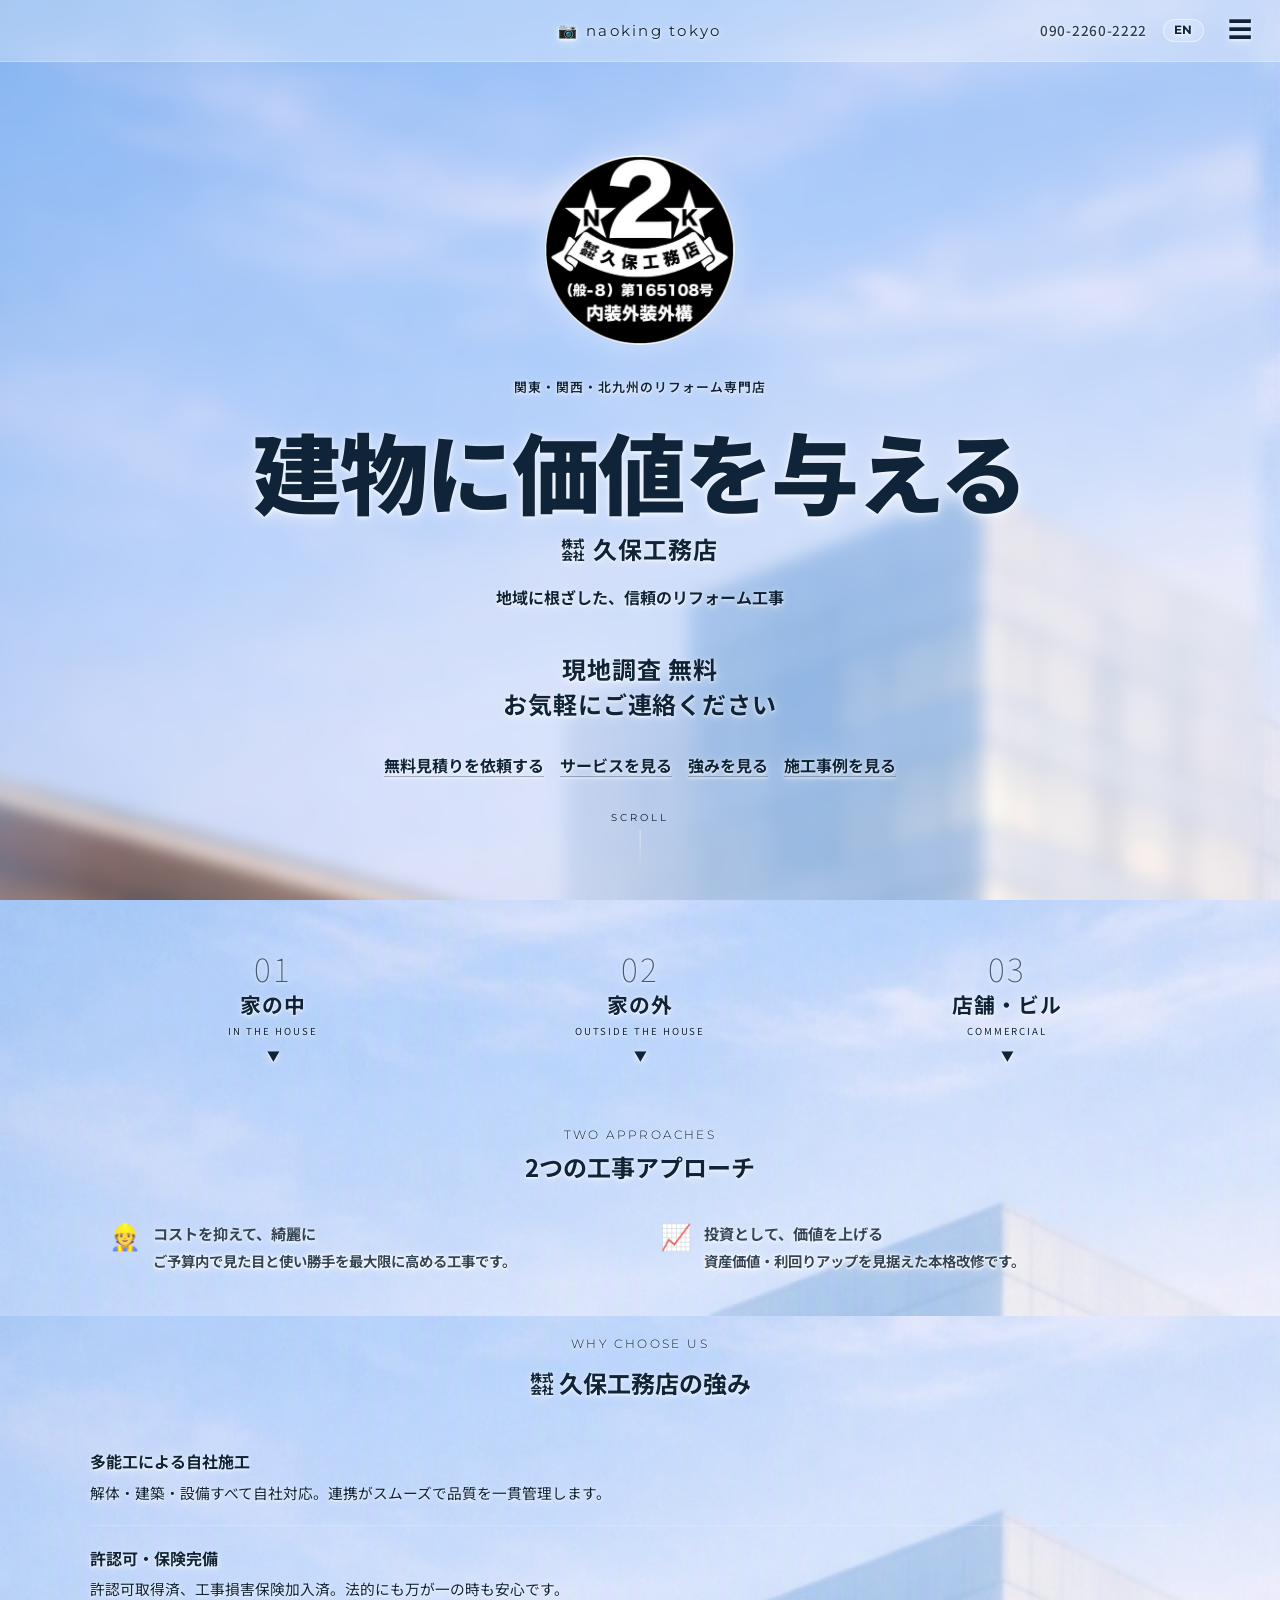
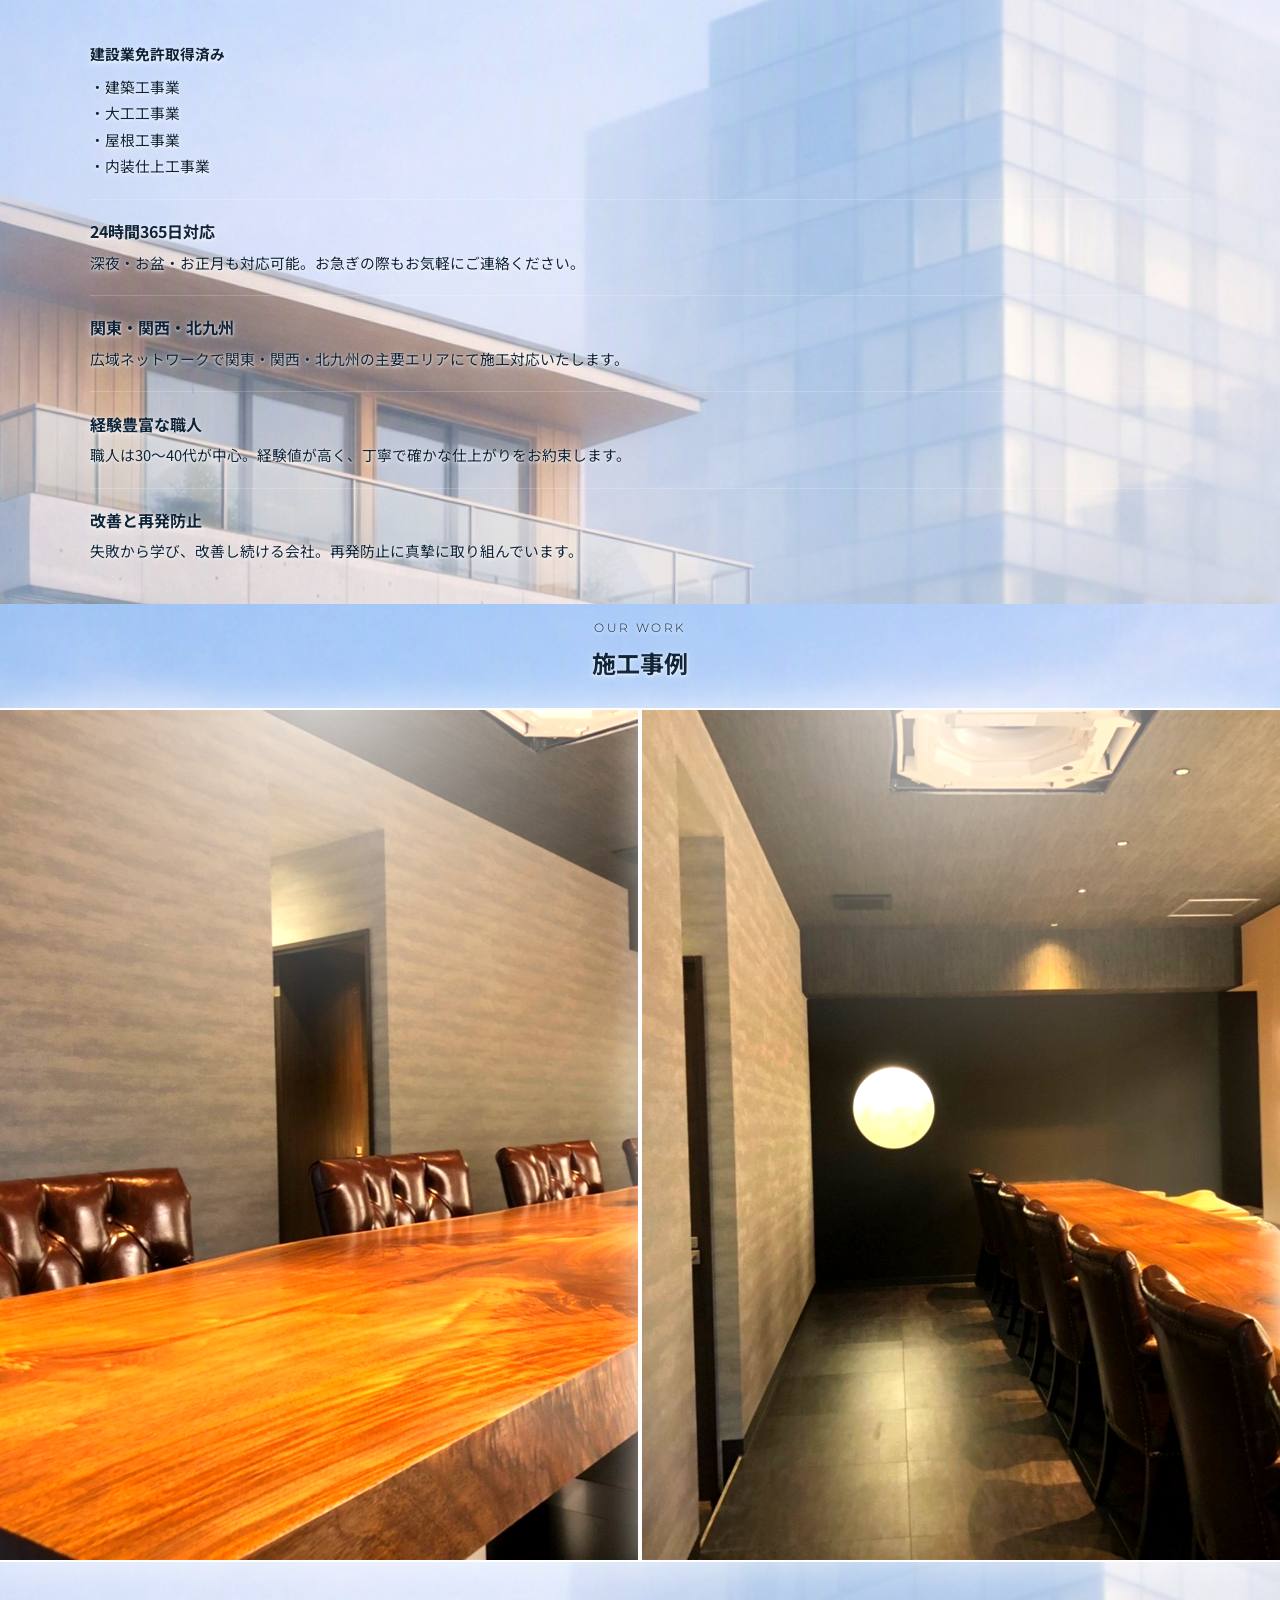
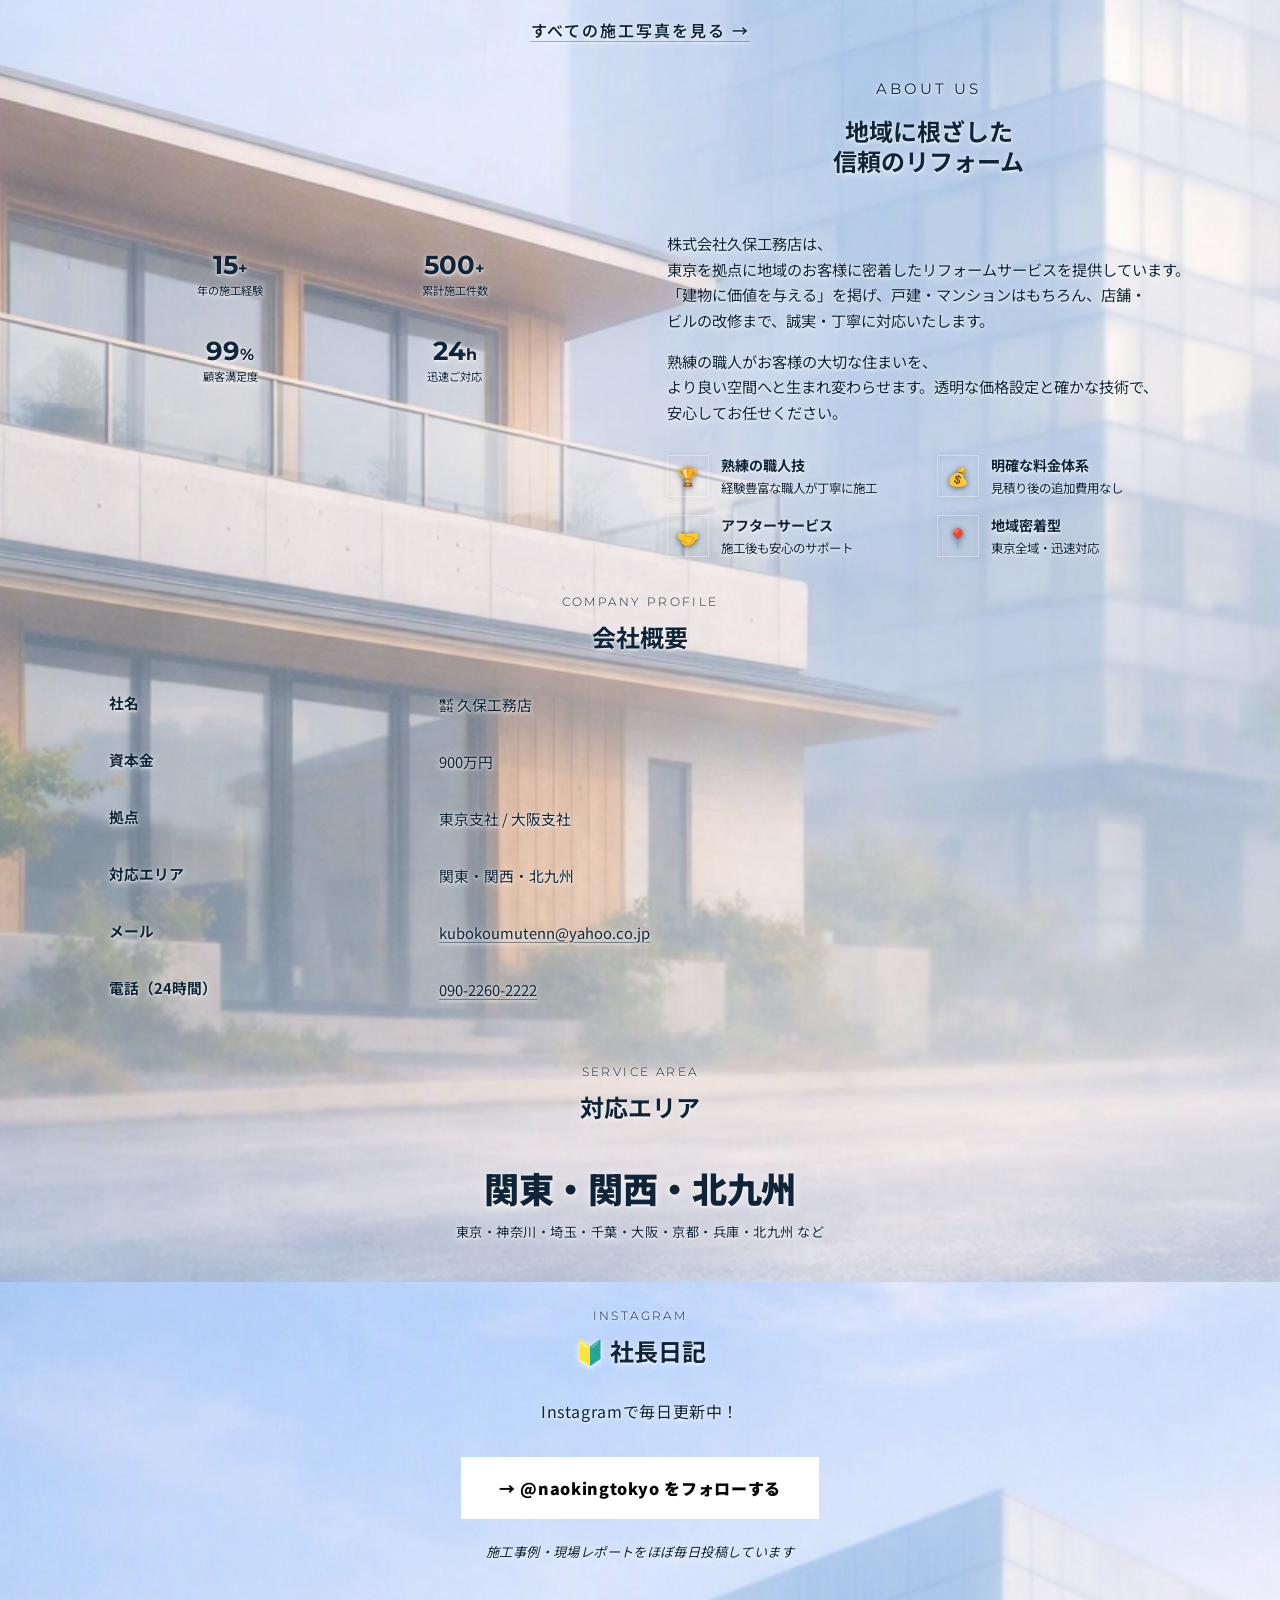
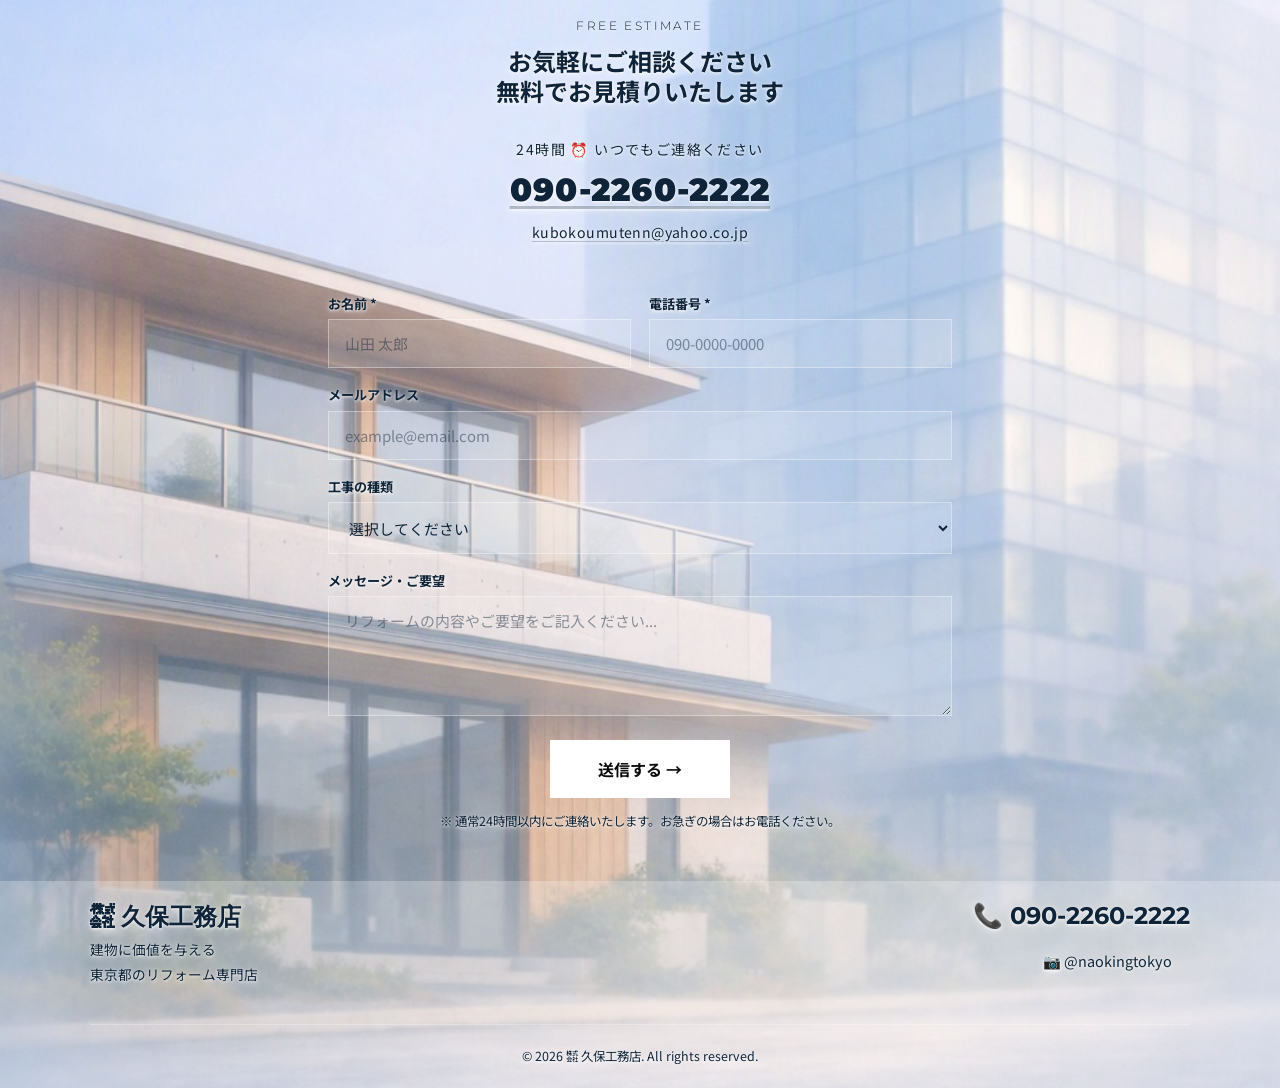
<file: index.html>
<!DOCTYPE html>
<html lang="ja">
<head>
  <meta charset="UTF-8">
  <meta name="viewport" content="width=device-width, initial-scale=1.0">
  <title>東京・大阪・北九州のリフォーム専門店｜㍿ 久保工務店</title>
  <meta name="description" content="地域に根ざした、信頼のリフォーム工事。戸建・マンションから店舗・ビルまで対応。現地調査無料。関東・関西・北九州。24時間365日対応。">
  <link rel="icon" href="logo.jpg" type="image/jpeg">
  <link rel="canonical" href="https://kubokoumutenn.com">
  <link rel="alternate" hreflang="ja" href="https://kubokoumutenn.com/">
  <link rel="alternate" hreflang="en" href="https://kubokoumutenn.com/en/">
  <link rel="alternate" hreflang="x-default" href="https://kubokoumutenn.com/">
  <meta property="og:url" content="https://kubokoumutenn.com">
  <meta property="og:title" content="㍿ 久保工務店 | 建物に価値を与える">
  <meta property="og:description" content="地域に根ざした、信頼のリフォーム工事。戸建・マンションから店舗・ビルまで対応。現地調査無料。関東・関西・北九州。24時間365日対応。">
  <meta property="og:type" content="website">
  <!-- Structured data: no street address is published anywhere on this
       site (only "東京支社 / 大阪支社" branch names) -- this models the
       business as a service-area contractor via areaServed rather than
       inventing an address, matching how Google expects businesses that
       travel to customers rather than operate a storefront. -->
  <script type="application/ld+json">
  {
    "@context": "https://schema.org",
    "@type": "GeneralContractor",
    "@id": "https://kubokoumutenn.com/#business",
    "name": "株式会社久保工務店",
    "alternateName": "naoking tokyo",
    "url": "https://kubokoumutenn.com",
    "logo": "https://kubokoumutenn.com/logo.jpg",
    "image": "https://kubokoumutenn.com/logo.jpg",
    "description": "地域に根ざした、信頼のリフォーム工事。戸建・マンションから店舗・ビルまで対応。現地調査無料。関東・関西・北九州。24時間365日対応。",
    "telephone": "+81-90-2260-2222",
    "email": "kubokoumutenn@yahoo.co.jp",
    "sameAs": [
      "https://www.instagram.com/naokingtokyo"
    ],
    "areaServed": [
      { "@type": "AdministrativeArea", "name": "東京都" },
      { "@type": "AdministrativeArea", "name": "神奈川県" },
      { "@type": "AdministrativeArea", "name": "埼玉県" },
      { "@type": "AdministrativeArea", "name": "千葉県" },
      { "@type": "AdministrativeArea", "name": "大阪府" },
      { "@type": "AdministrativeArea", "name": "京都府" },
      { "@type": "AdministrativeArea", "name": "兵庫県" },
      { "@type": "City", "name": "北九州市" }
    ],
    "openingHoursSpecification": {
      "@type": "OpeningHoursSpecification",
      "dayOfWeek": [
        "Monday", "Tuesday", "Wednesday", "Thursday", "Friday", "Saturday", "Sunday"
      ],
      "opens": "00:00",
      "closes": "23:59"
    },
    "hasOfferCatalog": {
      "@type": "OfferCatalog",
      "name": "施工サービス",
      "itemListElement": [
        {
          "@type": "Offer",
          "itemOffered": {
            "@type": "Service",
            "name": "内装リフォーム",
            "description": "壁紙・クロス張替え、フローリング・床工事、キッチン・浴室リフォーム、収納・押し入れ改造、照明・電気工事"
          }
        },
        {
          "@type": "Offer",
          "itemOffered": {
            "@type": "Service",
            "name": "外装リフォーム",
            "description": "外壁塗装・補修、屋根工事・防水、サッシ・窓リフォーム、雨樋・軒天補修、玄関・アプローチ改修"
          }
        },
        {
          "@type": "Offer",
          "itemOffered": {
            "@type": "Service",
            "name": "外構・全面リフォーム工事",
            "description": "間取り変更・スケルトン工事、断熱・耐震リフォーム、バリアフリー化、マンション全面改装、一戸建て丸ごとリフォーム"
          }
        },
        {
          "@type": "Offer",
          "itemOffered": {
            "@type": "Service",
            "name": "店舗・ビル改修",
            "description": "テナント内装・店舗改修、オフィス改修、ビル外装・共用部リノベーション、収益物件のコンバージョン（用途変更）、資産価値・利回り向上プラン"
          }
        }
      ]
    }
  }
  </script>
  <!-- Google tag (gtag.js) -->
  <script async src="https://www.googletagmanager.com/gtag/js?id=G-VWRMP00PLB"></script>
  <script>
    window.dataLayer = window.dataLayer || [];
    function gtag(){dataLayer.push(arguments);}
    gtag('js', new Date());
    gtag('config', 'G-VWRMP00PLB');
  </script>
  <link rel="preconnect" href="https://fonts.googleapis.com">
  <link rel="preconnect" href="https://fonts.gstatic.com" crossorigin>
  <link href="https://fonts.googleapis.com/css2?family=Noto+Sans+JP:wght@300;400;500;700;900&family=Montserrat:wght@400;600;700;800;900&display=swap" rel="stylesheet">
  <style>
    *, *::before, *::after { box-sizing: border-box; margin: 0; padding: 0; max-width: 100%; }

    :root {
      --primary:       #ffffff;
      --primary-hover: #cccccc;
      --secondary:     #888888;
      --accent:        #333333;
      --green:         #bbbbbb;
      --dark:          #0a0a0a;
      --cream:         #0a0a0a;
      --warm:          #111111;
      --text:          #888888;
      --muted:         #666666;
      --color-card:    rgba(26,26,26,0.85);
    }

    html {
      scroll-behavior: smooth;
      overflow-x: hidden;
      max-width: 100%;
      width: 100%;
      scroll-padding-top: 90px;
    }

    body {
      font-family: 'Noto Sans JP', sans-serif;
      color: var(--text);
      background: var(--cream);
      overflow-x: hidden;
      max-width: 100%;
      width: 100%;
      word-break: keep-all;
      overflow-wrap: break-word;
    }

    .ph { font-variant-emoji: text; color: #0f2438; }

    /* ─── NAV ─────────────────────────────────────── */
    nav {
      position: fixed;
      top: 0;
      left: 0;
      right: 0;
      z-index: 1000;
      width: 100%;
      padding: 0.9rem 20px;
      box-sizing: border-box;
      background: rgba(255,255,255,0.30);
      backdrop-filter: blur(6px);
      border-bottom: 1px solid rgba(255,255,255,0.25);
      display: flex;
      align-items: center;
      min-height: 60px;
    }

    .nav-logo {
      flex: 0;
      font-family: 'Montserrat', sans-serif;
      font-weight: 400;
      font-size: 0.95rem;
      color: #0f2438;
      text-shadow: 0 1px 3px rgba(255,255,255,0.9), 0 2px 10px rgba(255,255,255,0.55);
      letter-spacing: 0.15em;
      text-transform: lowercase;
      white-space: nowrap;
      text-decoration: none;
    }
    .nav-logo span { color: #0f2438; }

    .nav-phone {
      color: #0f2438;
      text-shadow: 0 1px 3px rgba(255,255,255,0.9), 0 2px 10px rgba(255,255,255,0.55);
      text-decoration: none;
      font-size: 0.85rem;
      letter-spacing: 0.05em;
      font-weight: 500;
      opacity: 0.85;
      white-space: nowrap;
    }
    .nav-phone:hover { opacity: 1; }

    /* Language toggle -- a small pill badge rather than plain text like
       the phone number, so it reads as a switch/control instead of
       blending into the rest of the nav. Kept compact so it doesn't push
       the phone number or hamburger into wrapping on narrow screens. */
    .nav-lang {
      display: inline-flex;
      align-items: center;
      justify-content: center;
      padding: 0.2rem 0.6rem;
      border: 1px solid rgba(255,255,255,0.5);
      border-radius: 999px;
      background: rgba(255,255,255,0.15);
      color: #0f2438;
      text-shadow: 0 1px 3px rgba(255,255,255,0.9), 0 2px 10px rgba(255,255,255,0.55);
      text-decoration: none;
      font-family: 'Montserrat', sans-serif;
      font-size: 0.72rem;
      font-weight: 700;
      letter-spacing: 0.08em;
      white-space: nowrap;
      transition: background 0.2s ease, border-color 0.2s ease;
    }
    .nav-lang:hover {
      background: rgba(255,255,255,0.28);
      border-color: rgba(255,255,255,0.9);
    }

    #hamburger {
      background: none;
      border: none;
      color: #0f2438;
      text-shadow: 0 1px 3px rgba(255,255,255,0.9), 0 2px 10px rgba(255,255,255,0.55);
      font-size: 1.5rem;
      cursor: pointer;
      z-index: 1100;
      line-height: 1;
      padding: 4px 8px;
    }

    /* Dark scrim (not the light glass used on the thin nav bar) -- white
       text needs a genuinely dark backdrop to stay legible, and a light
       translucent background stops providing that once it sits over a
       bright part of the photo, since white-on-near-white barely shows
       even with a shadow. This dropdown needs to work reliably over any
       part of the page, so it gets its own solid-ish dark tint. */
    #mobile-menu {
      display: none;
      position: absolute;
      top: 100%;
      left: 0;
      right: 0;
      background: rgba(255,255,255,0.9);
      backdrop-filter: blur(10px);
      padding: 20px;
      z-index: 999;
      border-bottom: 1px solid rgba(15,36,56,0.15);
    }
    #mobile-menu a {
      display: block;
      color: #0f2438;
      text-shadow: none;
      text-decoration: none;
      padding: 12px 0;
      border-bottom: 1px solid rgba(15,36,56,0.15);
      font-size: 0.85rem;
      letter-spacing: 0.1em;
      font-family: 'Noto Sans JP', sans-serif;
    }
    #mobile-menu a:last-child { border-bottom: none; }
    #mobile-menu a:hover { color: rgba(15,36,56,0.65); }

    .nav-logo-img {
      display: block;
      width: 55px;
      height: 55px;
      min-width: 55px;
      min-height: 55px;
      flex-shrink: 0;
      border-radius: 50%;
      object-fit: contain;
      object-position: center;
      border: 2px solid rgba(255,255,255,0.6);
      box-shadow: 0 2px 10px rgba(0,0,0,0.4);
      background: transparent;
      mix-blend-mode: multiply;
    }

    @media (max-width: 768px) {
      nav {
        padding: 0.75rem 12px;
        gap: 0.4rem;
        justify-content: space-between;
      }
      nav > div:first-child {
        display: none;
      }
      nav > div:nth-child(3) {
        flex: 0 0 auto;
        display: flex;
        align-items: center;
        gap: 0.35rem;
      }
      .nav-logo {
        font-size: 0.72rem;
        letter-spacing: 0.08em;
      }
      .nav-phone {
        display: inline-block !important;
        font-size: 0.68rem;
        letter-spacing: 0.03em;
      }
      .nav-lang {
        font-size: 0.64rem;
        padding: 0.15rem 0.5rem;
      }
      #hamburger {
        font-size: 1.3rem;
        padding: 2px 4px;
      }
    }

    @media (max-width: 480px) {
      .nav-logo {
        font-size: 0.68rem;
        letter-spacing: 0.06em;
      }
      .nav-phone {
        font-size: 0.62rem;
      }
      .nav-lang {
        font-size: 0.58rem;
        padding: 0.12rem 0.42rem;
      }
    }

    /* ─── MOBILE OVERLAY ──────────────────────────── */
    .mob-overlay {
      display: none;
      position: fixed;
      inset: 0;
      z-index: 190;
      background: rgba(10,10,10,.98);
      flex-direction: column;
      align-items: center;
      justify-content: center;
      gap: 2.2rem;
    }
    .mob-overlay.open { display: flex; }
    .mob-overlay a {
      color: white;
      text-decoration: none;
      font-size: 1.25rem;
      font-weight: 500;
      letter-spacing: 1px;
      transition: color .25s;
    }
    .mob-overlay a:hover { color: var(--secondary); }
    .mob-close {
      position: absolute;
      top: 1.4rem;
      right: 1.8rem;
      background: none;
      border: none;
      color: white;
      font-size: 1.8rem;
      cursor: pointer;
      line-height: 1;
    }

    /* ─── SHARED LAYOUT ───────────────────────────── */
    .container { max-width: 1100px; margin: 0 auto; position: relative; z-index: 1; }

    section { padding: 1.5rem 2rem; position: relative; }

    .section-header { text-align: center; margin-bottom: 2rem; }

    .section-label {
      font-family: 'Montserrat', sans-serif;
      font-size: 0.75rem;
      font-weight: 300;
      letter-spacing: 0.2em;
      text-transform: uppercase;
      color: #0f2438;
      text-shadow: 0 1px 3px rgba(255,255,255,0.9), 0 2px 10px rgba(255,255,255,0.55);
      margin-bottom: 0.6rem;
    }

    /* Standard header size sitewide -- matches the footer's ㍿ 久保工務店
       wordmark (.ft-logo, 1.5rem) so every major heading reads at one
       consistent size instead of the mix of 2rem/1.75rem/1.625rem/etc that
       had accumulated across different sections. */
    .section-title {
      font-size: 1.5rem;
      font-weight: 700;
      color: #0f2438;
      text-shadow: 0 1px 3px rgba(255,255,255,0.9), 0 2px 10px rgba(255,255,255,0.55);
      line-height: 1.25;
    }

    /* The ㍿ ligature renders as a tall stacked 株式/会社 glyph, which eats
       into the label-to-title gap above it and makes the spacing look
       tighter than other section headers. Extra margin compensates. */
    #strengths .section-label { margin-bottom: 1.1rem; }

    .divider {
      width: 56px;
      height: 2px;
      border-radius: 0;
      background: #ffffff;
      margin: 1rem auto 0;
    }

    /* ─── BACKGROUND ZONES ──────────────────────── */
    .bg-zone {
      background-size: cover;
      background-position: center top;
      background-repeat: no-repeat;
      background-color: #0a0a0a;
    }
    /* Sitewide: one tall image (a soft-focus modern house + building,
       fading from open sky at its top down to street level at its
       bottom) reused across every zone via a different background-
       position instead of a different photo per zone -- no more seam to
       blend between zones, since it's the same photo throughout. Each
       zone's own position just picks which vertical band of that one
       image shows through its box. */
    .zone-1 {
      background-image: url('Background/bg-long-index.jpg');
      background-position: center 0%;
    }
    .zone-2 {
      background-image: url('Background/bg-long-index.jpg');
      background-position: center 60%;
    }
    .zone-3 {
      background-image: url('Background/bg-long-index.jpg');
      background-position: center 80%;
    }

    /* buttons */
    .btn {
      display: inline-block;
      padding: .95rem 2.4rem;
      border-radius: 0;
      font-weight: 700;
      font-size: .95rem;
      cursor: pointer;
      border: none;
      transition: all .3s;
      text-decoration: none;
      font-family: 'Noto Sans JP', sans-serif;
    }
    .btn-fill {
      background: #ffffff;
      color: #0a0a0a;
    }
    .btn-fill:hover {
      background: #cccccc;
      transform: translateY(-2px);
      box-shadow: 0 8px 24px rgba(255,255,255,.15);
    }
    .btn-ghost {
      background: transparent;
      color: #0f2438;
      border: 1px solid #444444;
    }
    .btn-ghost:hover {
      border-color: #0f2438;
      background: rgba(255,255,255,.05);
    }

    /* reveal animation */
    .reveal {
      opacity: 0;
      transform: translateY(28px);
      transition: opacity .65s ease, transform .65s ease;
    }
    .reveal.visible {
      opacity: 1;
      transform: none;
    }

    /* Border-trace flash: one thin shiny line runs the full perimeter of
       a compact "header" block (label + title) inside each major
       section, leaving a short glowing trail behind its leading edge,
       then fades out right as it completes the lap. Replayed each time
       that section scrolls into view. Traces a small header rather than
       the whole section so the full loop is always visible even on
       sections taller than the viewport. display:inline-block makes the
       frame hug its text content instead of stretching full-width.
       opacity:0 at rest is required because the dash (64) and gap (336)
       sum to exactly the path's real total length (400), so some part
       of the dash is ALWAYS positioned somewhere on the path — without
       this, a static sliver stays visible at the idle dashoffset even
       when not "playing".

       No vector-effect="non-scaling-stroke" here on purpose, even
       though the header box is rarely square (preserveAspectRatio=
       "none" stretches the 100x100 viewBox unevenly to fit it) — with
       non-scaling-stroke PRESENT, stroke-dasharray rendered as two
       disconnected fragments on opposite edges instead of one
       continuous dash (confirmed by toggling the attribute on/off with
       everything else identical). Without it, the stroke width varies
       slightly between the squished and stretched axes, which is the
       better trade-off: a thin glowing line with faint width unevenness
       reads fine, a line that's visibly broken into two pieces does not.

       Units are the path's RAW length (400 = 4 sides x 100 viewBox
       units each, from "M 100 0 L 100 100 L 0 100 L 0 0 L 100 0 Z"),
       NOT a pathLength-normalized 0-100 range. There USED to be a
       pathLength="100" attribute on the <path> with dash/offset values
       written against that normalized scale (e.g. "16 84", offsets
       0-100) — that looked reasonable in isolation but rendered as TWO
       separate dash fragments on opposite edges instead of one, because
       stroke-dasharray/stroke-dashoffset here do NOT actually get
       rescaled by pathLength (confirmed empirically: getTotalLength()
       reports 400 regardless of the pathLength attribute, and swapping
       in raw 400-scale values immediately fixed the double-fragment
       render). Removed pathLength from the markup entirely so nothing
       here silently depends on browser support for that rescaling —
       if a future engine starts honoring it correctly, these hardcoded
       raw values must NOT be re-normalized back down to 0-100. */
    .trace-frame {
      position: relative;
      display: inline-block;
    }
    .trace-frame svg {
      position: absolute;
      inset: 0;
      width: 100%;
      height: 100%;
      overflow: visible;
      pointer-events: none;
      z-index: 2;
    }
    .trace-frame .trace-path {
      fill: none;
      stroke: #ffffff;
      stroke-width: 1;
      stroke-linecap: round;
      filter: drop-shadow(0 0 2px rgba(255,255,255,.85)) drop-shadow(0 0 5px rgba(255,255,255,.35));
      stroke-dasharray: 64 336;
      opacity: 0;
    }
    .trace-frame .trace-path.play {
      opacity: 1;
      animation: sectionTrace .9s cubic-bezier(.3,.75,.35,1) 1;
    }
    .trace-frame.bold .trace-path {
      stroke-width: 1.25;
      filter: drop-shadow(0 0 2px rgba(255,255,255,.95)) drop-shadow(0 0 7px rgba(255,255,255,.5));
    }
    /* Full lap: dashoffset 400 -> 0 travels the entire real path length
       once. Holds full opacity until 85% through the lap, then fades to
       0 over the last stretch so the trail visibly dissolves as it
       arrives back at the start corner, instead of cutting off
       abruptly when JS removes .play after animationend. */
    @keyframes sectionTrace {
      0%   { stroke-dashoffset: 400; opacity: 1; }
      85%  { opacity: 1; }
      100% { stroke-dashoffset: 0; opacity: 0; }
    }
    @media (prefers-reduced-motion: reduce) {
      .trace-frame .trace-path.play { animation-duration: .01s; }
    }

    /* ─── HERO ────────────────────────────────────── */
    .hero {
      min-height: 100vh;
      display: flex;
      align-items: center;
      justify-content: center;
      text-align: center;
      position: relative;
      overflow: hidden;
      width: 100%;
      padding: 7rem 2rem 5rem;
    }

    /* soft-focus sky, matching the blurred look used elsewhere on the site --
       blurred on its own layer (not the whole .hero) so the text stays sharp,
       and overscanned past the edges so the blur's soft border is clipped
       off by .hero's overflow:hidden instead of showing as a visible fringe. */
    .hero::before {
      content: '';
      position: absolute;
      inset: -20px;
      background-image: url('Background/bg-long-index.jpg');
      background-size: cover;
      background-position: center 0%;
      background-repeat: no-repeat;
      filter: blur(8px);
      z-index: 0;
    }

    /* warm glow blob */
    .hero::after {
      content: '';
      position: absolute;
      bottom: -120px;
      right: -120px;
      width: 600px;
      height: 600px;
      border-radius: 50%;
      background: radial-gradient(circle, rgba(255,255,255,.04) 0%, transparent 70%);
      pointer-events: none;
    }

    .hero-content {
      position: relative;
      z-index: 1;
      width: 100%;
      max-width: 100%;
      margin: 0 auto;
      display: flex;
      flex-direction: column;
      align-items: center;
      justify-content: center;
      text-align: center;
      padding-top: 20px;
      padding-bottom: 20px;
      padding-left: 20px;
      padding-right: 20px;
      box-sizing: border-box;
    }

    .hero-badge {
      display: inline-block;
      background: transparent;
      color: #0f2438;
      font-family: 'Noto Sans JP', sans-serif;
      font-size: .8rem;
      font-weight: 600;
      padding: 0;
      border: none;
      letter-spacing: 1px;
      margin-bottom: 1.6rem;
      text-shadow: 0 1px 3px rgba(255,255,255,0.9), 0 2px 10px rgba(255,255,255,0.55);
    }

    /* Matches the footer's ㍿ 久保工務店 wordmark (.ft-logo) size, since
       it's the same text -- part of the sitewide header-size standard. */
    .hero-name {
      font-family: 'Noto Sans JP', sans-serif;
      font-size: 1.5rem;
      font-weight: 700;
      color: #0f2438;
      letter-spacing: 0.05em;
      margin-bottom: 1.2rem;
      text-shadow: 0 1px 3px rgba(255,255,255,0.9), 0 2px 10px rgba(255,255,255,0.55);
    }
    .hero-name .hl { color: inherit; }

    .hero-tagline {
      font-family: 'Noto Sans JP', sans-serif;
      font-size: clamp(2.8rem, 7vw, 5.5rem);
      color: #0f2438;
      font-weight: 900;
      letter-spacing: -0.02em;
      line-height: 1.1;
      margin-bottom: .75rem;
      text-shadow: 0 1px 4px rgba(255,255,255,0.9), 0 3px 16px rgba(255,255,255,0.55);
    }

    .hero-sub {
      font-size: 1rem;
      color: #0f2438;
      font-weight: 700;
      margin-bottom: 2.6rem;
      text-shadow: 0 1px 3px rgba(255,255,255,0.9), 0 2px 10px rgba(255,255,255,0.55);
    }

    .hero-cta .btn {
      background: none;
      border: none;
      box-shadow: none;
      padding: 0;
      color: #0f2438;
      font-weight: 700;
      font-size: 1rem;
      text-decoration: underline;
      text-underline-offset: 4px;
      text-decoration-color: rgba(15,36,56,0.35);
      text-shadow: 0 1px 3px rgba(255,255,255,0.9), 0 2px 10px rgba(255,255,255,0.55);
      transition: color .2s, text-decoration-color .2s;
    }
    .hero-cta .btn:hover {
      background: none;
      transform: none;
      box-shadow: none;
      color: #0f2438;
      text-decoration-color: rgba(15,36,56,0.75);
    }

    .hero-free-text {
      font-family: 'Noto Sans JP', sans-serif;
      font-size: 1.5rem;
      font-weight: 700;
      color: #0f2438;
      letter-spacing: 0.04em;
      margin-bottom: 2rem;
      text-shadow: 0 1px 3px rgba(255,255,255,0.9), 0 2px 10px rgba(255,255,255,0.55);
    }

    .hero-cta {
      display: flex;
      gap: 1rem;
      justify-content: center;
      flex-wrap: wrap;
    }

    .hero-logo-wrap {
      width: 190px;
      height: 190px;
      min-width: 190px;
      min-height: 190px;
      border-radius: 50%;
      overflow: hidden;
      margin: 0 auto 2rem;
      flex-shrink: 0;
      background: transparent;
      filter: drop-shadow(0 0 15px rgba(255,255,255,0.4));
    }
    .hero-logo-img {
      display: block;
      width: 100%;
      height: 100%;
      object-fit: cover;
      object-position: center;
      border-radius: 50%;
      border: none;
    }

    /* ─── SCROLL INDICATOR ────────────────────────── */
    .scroll-indicator {
      position: absolute;
      bottom: 30px;
      left: 50%;
      transform: translateX(-50%);
      display: flex;
      flex-direction: column;
      align-items: center;
      gap: 6px;
      z-index: 10;
    }
    .scroll-text {
      font-family: 'Montserrat', sans-serif;
      font-size: 0.65rem;
      font-weight: 400;
      letter-spacing: 0.3em;
      color: #0f2438;
      text-transform: uppercase;
    }
    .scroll-line {
      width: 1px;
      height: 40px;
      background: linear-gradient(to bottom, rgba(255,255,255,0.6), rgba(255,255,255,0));
      animation: scrollDrop 1.6s ease-in-out infinite;
    }
    @keyframes scrollDrop {
      0%   { opacity: 0; transform: scaleY(0); transform-origin: top; }
      40%  { opacity: 1; transform: scaleY(1); transform-origin: top; }
      80%  { opacity: 0; transform: scaleY(1); transform-origin: bottom; }
      100% { opacity: 0; transform: scaleY(0); transform-origin: bottom; }
    }

    /* ─── SERVICES ────────────────────────────────── */
    #services {
      position: relative;
    }
    /* Reverted back to 0.15 -- raising this to 0.42 created a visible dark
       rectangle specifically around .services-grid, because that grid
       already carries its own translucent white grid-line background
       (rgba(255,255,255,0.18)); stacking a much stronger black overlay
       underneath it made the grid area read as a distinct dark box against
       the rest of the section, which is exactly what "no more dark boxes"
       ruled out earlier in this project. Fixed the actual pale-text
       complaint by strengthening the text itself (font-weight) instead of
       the section-wide overlay -- see .service-desc/.service-list li/
       .two-track-text p below. */
    #services::before {
      content: '';
      position: absolute;
      inset: 0;
      background: rgba(255,255,255,0.15);
      z-index: 0;
    }

    .services {
      padding: 1.25rem 1.5rem;
      position: relative;
      z-index: 1;
      background-image: url('Background/bg-long-index.jpg');
      background-size: cover;
      background-position: center 15%;
    }

    .services-grid {
      display: grid;
      grid-template-columns: repeat(auto-fit, minmax(240px, 1fr));
      gap: 1px;
      max-width: 1100px;
      margin: 0 auto;
    }

    .two-track-label {
      text-align: center;
      max-width: 1100px;
      margin: 2.5rem auto 1rem;
    }

    .two-track {
      display: grid;
      grid-template-columns: 1fr 1fr;
      gap: 1px;
      max-width: 1100px;
      margin: 0 auto;
    }

    .two-track-item {
      background: transparent;
      padding: 1.5rem 1.2rem;
      display: flex;
      gap: .75rem;
      align-items: flex-start;
      min-width: 0;
    }

    .two-track-icon { font-size: 1.6rem; flex-shrink: 0; line-height: 1; }
    .two-track-text { min-width: 0; }
    .two-track-text h4 { font-size: .95rem; font-weight: 700; color: #0f2438; text-shadow: 0 1px 3px rgba(255,255,255,0.9), 0 2px 10px rgba(255,255,255,0.55); margin-bottom: .3rem; }
    .two-track-text p { font-size: .9rem; font-weight: 700; color: #0f2438; text-shadow: 0 1px 2px rgba(255,255,255,1), 0 0 3px rgba(255,255,255,0.95), 0 0 6px rgba(255,255,255,0.8), 0 2px 10px rgba(255,255,255,0.55); line-height: 1.6; margin: 0; }

    @media (max-width: 480px) {
      .two-track { grid-template-columns: 1fr; }
    }

    .service-card {
      background: transparent;
      cursor: pointer;
      transition: background 0.2s ease;
      overflow: hidden;
    }

    .service-card:hover { background: rgba(255,255,255,0.08); }

    .service-summary {
      display: flex;
      flex-direction: column;
      align-items: center;
      justify-content: center;
      padding: 2rem 1rem 1.5rem;
      text-align: center;
      gap: 0.3rem;
      position: relative;
    }

    .service-num {
      font-size: 2rem;
      font-weight: 100;
      color: #0f2438;
      text-shadow: 0 1px 3px rgba(255,255,255,0.9), 0 2px 10px rgba(255,255,255,0.55);
      letter-spacing: 0.05em;
      opacity: 0.7;
      line-height: 1;
    }

    .service-title-ja {
      font-size: 1.3rem;
      font-weight: 700;
      color: #0f2438;
      text-shadow: 0 1px 3px rgba(255,255,255,0.9), 0 2px 10px rgba(255,255,255,0.55);
      letter-spacing: 0.05em;
    }

    .service-title-en {
      font-size: 0.6rem;
      font-weight: 400;
      color: #0f2438;
      text-shadow: 0 1px 3px rgba(255,255,255,0.9), 0 2px 10px rgba(255,255,255,0.55);
      letter-spacing: 0.2em;
      text-transform: uppercase;
    }

    .service-arrow {
      margin-top: 0.5rem;
      font-size: 0.8rem;
      color: #0f2438;
      text-shadow: 0 1px 3px rgba(255,255,255,0.9), 0 2px 10px rgba(255,255,255,0.55);
      transition: transform 0.3s ease, color 0.2s ease;
      line-height: 1;
    }

    .service-card.open .service-arrow {
      transform: rotate(180deg);
      color: #0f2438;
    }

    .service-detail {
      max-height: 0;
      overflow: hidden;
      transition: max-height 0.4s ease, padding 0.3s ease;
      padding: 0 1.2rem;
      border-top: 0px solid rgba(255,255,255,0.18);
    }

    .service-card.open .service-detail {
      max-height: 400px;
      padding: 1.2rem 1.2rem 1.8rem;
      border-top: 1px solid rgba(255,255,255,0.18);
    }

    .service-desc {
      font-size: 0.9rem;
      font-weight: 700;
      color: #0f2438 !important;
      text-shadow: 0 1px 2px rgba(255,255,255,1), 0 0 3px rgba(255,255,255,0.95), 0 0 6px rgba(255,255,255,0.8), 0 2px 10px rgba(255,255,255,0.55) !important;
      line-height: 1.7;
      margin-bottom: 1rem;
    }

    .service-list {
      list-style: none;
      padding: 0;
      margin: 0;
    }

    .service-list li {
      font-size: 0.88rem;
      font-weight: 700;
      color: #0f2438 !important;
      text-shadow: 0 1px 2px rgba(255,255,255,1), 0 0 3px rgba(255,255,255,0.95), 0 0 6px rgba(255,255,255,0.8), 0 2px 10px rgba(255,255,255,0.55) !important;
      padding: 0.4rem 0;
      border-bottom: 1px solid rgba(255,255,255,0.15);
      padding-left: 0.8rem;
      position: relative;
    }

    .service-list li::before {
      content: '・';
      position: absolute;
      left: 0;
      color: #0f2438;
      font-size: 0.85rem;
      top: 0.25rem;
    }

    @media (max-width: 480px) {
      .services-grid {
        grid-template-columns: 1fr;
        background: rgba(255,255,255,0.18);
      }
      .service-card { border-bottom: 1px solid rgba(255,255,255,0.18); }
      .service-num { font-size: 1.4rem; opacity: 0.4; min-width: 2rem; }
      .service-title-ja { font-size: 1rem; }
      .service-title-en { display: none; }
      .service-summary {
        flex-direction: row;
        flex-wrap: wrap;
        justify-content: flex-start;
        align-items: center;
        gap: 0.2rem;
        padding: 1.2rem 1.2rem;
        text-align: left;
      }
      .service-arrow {
        margin-left: auto;
        align-self: center;
      }
    }

    /* ─── GALLERY / PORTFOLIO ────────────────────── */
    #gallery {
    }
    #gallery::before {
      content: '';
      position: absolute;
      inset: 0;
      background: rgba(255,255,255,0.2);
      z-index: 0;
      pointer-events: none;
    }

    .portfolio-category { margin-bottom: 4rem; }
    .portfolio-category:last-child { margin-bottom: 0; }

    .portfolio-cat-heading {
      font-family: 'Montserrat', sans-serif;
      font-size: 0.8rem;
      font-weight: 700;
      color: #0f2438;
      text-shadow: 0 1px 3px rgba(255,255,255,0.9), 0 2px 10px rgba(255,255,255,0.55);
      letter-spacing: 0.15em;
      text-transform: uppercase;
      border-bottom: 1px solid #ffffff;
      padding-bottom: 0.5rem;
      margin-bottom: 1.8rem;
    }

    .portfolio-pairs { display: flex; flex-direction: column; gap: 1.5rem; }

    .ba-pair {
      display: grid;
      grid-template-columns: 1fr 1px 1fr;
      gap: 0;
      align-items: start;
    }
    .ba-divider { background: #ffffff; width: 1px; }

    .ba-side { display: flex; flex-direction: column; }
    .ba-side:first-child { padding-right: 1rem; }
    .ba-side:last-child  { padding-left: 1rem; }

    .ba-label {
      font-family: 'Montserrat', sans-serif;
      font-size: 0.68rem;
      font-weight: 700;
      letter-spacing: 0.2em;
      text-transform: uppercase;
      color: #0f2438;
      margin-bottom: 0.4rem;
    }

    .ba-img {
      width: 100%;
      aspect-ratio: 4 / 3;
      object-fit: cover;
      display: block;
    }

    .portfolio-singles {
      display: grid;
      grid-template-columns: repeat(auto-fit, minmax(280px, 1fr));
      gap: 1rem;
      margin-top: 1.5rem;
    }
    .single-img-wrap .ba-label { margin-bottom: 0.4rem; }
    .single-img {
      width: 100%;
      aspect-ratio: 4 / 3;
      object-fit: cover;
      display: block;
    }

    @media (max-width: 640px) {
      .ba-pair {
        grid-template-columns: 1fr;
        gap: 1rem;
      }
      .ba-divider { display: none; }
      .ba-side:first-child { padding-right: 0; }
      .ba-side:last-child  { padding-left: 0; }
      .about-grid {
        grid-template-columns: 1fr;
        gap: 2rem;
      }
      .about-img-wrap {
        padding: 0;
      }
      .stats-grid {
        width: 100%;
        padding: 8px;
      }
    }

    /* ─── ABOUT ───────────────────────────────────── */
    #about {
      width: 100% !important;
      max-width: 100vw !important;
      overflow: hidden !important;
      padding: 20px 16px !important;
      box-sizing: border-box !important;
    }
    #about::before {
      content: '';
      position: absolute;
      inset: 0;
      background: rgba(255,255,255,0.22);
      z-index: 0;
    }

    .about-grid {
      display: grid;
      grid-template-columns: 1fr 1fr;
      gap: 4.5rem;
      align-items: center;
    }

    .about-img-wrap {
      position: relative;
      padding: 20px 16px;
      box-sizing: border-box;
    }

    .stats-grid {
      display: grid;
      grid-template-columns: repeat(2, 1fr);
      gap: 8px;
      padding: 16px;
      box-sizing: border-box;
      width: 100%;
    }

    .stat-card {
      padding: 16px 8px;
      box-sizing: border-box;
      width: 100%;
      min-width: 0;
      overflow: hidden;
      background: transparent;
      text-align: center;
    }
    .stat-num {
      font-family: 'Montserrat', sans-serif;
      font-size: 1.8rem;
      font-weight: 900;
      color: #0f2438;
      text-shadow: 0 1px 3px rgba(255,255,255,0.9), 0 2px 10px rgba(255,255,255,0.55);
      line-height: 1;
    }
    .stat-label { font-size: 0.7rem; color: #0f2438; text-shadow: 0 1px 3px rgba(255,255,255,0.9), 0 2px 10px rgba(255,255,255,0.55); margin-top: .3rem; }

    /* Sizing/color/shadow now come from .section-title's base rule (this
       heading also carries that class) -- this rule used to duplicate
       those at an old 2rem value, which silently overrode the shared
       1.5rem standard since ".about-text h2" is more specific than
       ".section-title" alone. Only the spacing tweak belongs here. */
    .about-text h2 {
      margin: .5rem 0 1.4rem;
    }
    .about-text p {
      color: #0f2438;
      line-height: 1.7;
      font-size: 0.95rem;
      font-weight: 400;
      margin-bottom: .9rem;
    }

    .features {
      display: grid;
      grid-template-columns: 1fr 1fr;
      gap: 1rem;
      margin-top: 1.8rem;
    }

    .feat {
      display: flex;
      align-items: flex-start;
      gap: .75rem;
    }
    .feat-icon {
      width: 42px;
      height: 42px;
      flex-shrink: 0;
      border-radius: 0;
      background: transparent;
      border: 1px solid rgba(255,255,255,0.35);
      display: flex;
      align-items: center;
      justify-content: center;
      font-size: 1.1rem;
      filter: drop-shadow(0 1px 3px rgba(0,0,0,0.6));
    }
    .feat-text h4 { font-size: .88rem; font-weight: 700; color: #0f2438; text-shadow: 0 1px 3px rgba(255,255,255,0.9), 0 2px 10px rgba(255,255,255,0.55); margin-bottom: .2rem; }
    .feat-text p  { font-size: .78rem; color: #0f2438; text-shadow: 0 1px 3px rgba(255,255,255,0.9), 0 2px 10px rgba(255,255,255,0.55); margin: 0; }

    /* ─── BACKGROUND-IMAGE SECTION TEXT ──────────── */
    /* Applies to hero, services, gallery, about, quote — any section
       with a background photo. Ensures minimum legibility. Headers
       (.section-title/.section-label) now get their color/shadow from
       their own base rule instead of being repeated per-section here --
       this used to also override h2/.section-title/.section-label color
       and shadow per-section, at slightly different values each time,
       which is exactly the inconsistency that made headers look "all
       over the place." Only general paragraph/list text still needs a
       per-section rule, since that isn't covered by a single shared class. */
    #gallery   p, #gallery   li,
    #about     p, #about     li,
    #quote     p, #quote     li,
    #area      p, #area      li,
    #instagram p, #instagram li {
      color: #0f2438;
      text-shadow: 0 1px 3px rgba(255,255,255,0.9), 0 2px 10px rgba(255,255,255,0.55);
      line-height: 1.7;
    }

    /* ─── INSTAGRAM ──────────────────────────────── */
    #instagram {
      padding-bottom: 1rem;
    }
    #instagram::before {
      content: '';
      position: absolute;
      inset: 0;
      background: rgba(255,255,255,0.15);
      z-index: 0;
    }

    .insta-inner {
      max-width: 600px;
      margin: 0 auto;
      text-align: center;
    }
    .insta-sub {
      font-size: 1rem;
      color: #0f2438;
      margin-bottom: 2rem;
      letter-spacing: 0.04em;
    }
    .insta-btn {
      display: inline-block;
      background: #ffffff;
      color: #000000;
      font-family: 'Noto Sans JP', sans-serif;
      font-size: 1rem;
      font-weight: 900;
      text-decoration: none;
      padding: 1rem 2.2rem;
      border: 3px solid #ffffff;
      letter-spacing: 0.04em;
      box-shadow: none;
      transition: background .2s, color .2s;
    }
    .insta-btn:hover {
      background: rgba(0,0,0,0.85);
      color: #ffffff;
      box-shadow: none;
    }
    .insta-note {
      margin-top: 1.4rem;
      margin-bottom: 0;
      padding-bottom: 0.75rem;
      font-size: 0.82rem;
      color: #0f2438 !important;
      font-style: italic;
      letter-spacing: 0.03em;
    }

    /* ─── COMPANY PROFILE TABLE ──────────────────── */
    .company-profile {
      margin-top: 2rem;
    }
    .company-profile .section-header { margin-bottom: 1.5rem; }
    .cp-table {
      width: 100%;
      border-collapse: collapse;
      font-size: 0.92rem;
    }
    .cp-table th {
      width: 30%;
      padding: 1rem 1.2rem;
      text-align: left;
      font-weight: 700;
      color: #0f2438;
      text-shadow: 0 1px 3px rgba(255,255,255,0.9), 0 2px 10px rgba(255,255,255,0.55);
      background: transparent;
      white-space: nowrap;
      vertical-align: top;
    }
    .cp-table td {
      padding: 1rem 1.2rem;
      color: #0f2438;
      text-shadow: 0 1px 3px rgba(255,255,255,0.9), 0 2px 10px rgba(255,255,255,0.55);
      background: transparent;
      line-height: 1.7;
      vertical-align: top;
    }
    .cp-table td a {
      color: #0f2438;
      text-decoration: underline;
      text-underline-offset: 3px;
      text-decoration-color: rgba(15,36,56,0.5);
      transition: color .2s, text-decoration-color .2s;
    }
    .cp-table td a:hover { color: #0f2438; text-decoration-color: rgba(15,36,56,0.85); }
    @media (max-width: 560px) {
      .cp-table th { width: 38%; padding: 0.75rem 0.8rem; font-size: 0.82rem; }
      .cp-table td { padding: 0.75rem 0.8rem; font-size: 0.85rem; }
    }

    /* ─── SERVICE AREA ───────────────────────────── */
    #area {
    }
    #area::before {
      content: '';
      position: absolute;
      inset: 0;
      background: rgba(255,255,255,0.22);
      z-index: 0;
    }

    .area-cards {
      display: flex;
      justify-content: center;
      margin: 0.5rem 0 0.5rem;
    }
    .area-card {
      max-width: 620px;
      width: 100%;
      padding: 0.5rem 1.8rem;
      text-align: center;
      position: relative;
      background: transparent;
    }
    .area-card-region {
      font-family: 'Noto Sans JP', sans-serif;
      font-size: clamp(1.6rem, 4vw, 2.2rem);
      font-weight: 900;
      color: #0f2438;
      text-shadow: 0 1px 3px rgba(255,255,255,0.9), 0 2px 10px rgba(255,255,255,0.55);
      letter-spacing: -0.01em;
      margin-bottom: 0.5rem;
    }
    .area-card-note {
      font-size: 0.82rem;
      color: #0f2438;
      text-shadow: 0 1px 3px rgba(255,255,255,0.9), 0 2px 10px rgba(255,255,255,0.55);
      letter-spacing: 0.04em;
      line-height: 1.6;
    }
    .area-disclaimer {
      font-size: 0.8rem;
      color: #0f2438;
      text-shadow: 0 1px 3px rgba(255,255,255,0.9), 0 2px 10px rgba(255,255,255,0.55);
      font-style: italic;
      line-height: 1.7;
      text-align: center;
    }

    /* ─── STRIP CTA ───────────────────────────────── */
    .strip {
      background-image: url('Background/bg-exterior.png');
      background-size: cover;
      background-position: center;
      border-top: 1px solid #333;
      padding: 4rem 2rem;
      text-align: center;
      position: relative;
    }
    .strip p {
      color: #0f2438;
      font-size: clamp(1rem, 2.5vw, 1.4rem);
      font-weight: 700;
      margin-bottom: 2rem;
      letter-spacing: 1px;
    }
    .strip a {
      background: #ffffff;
      color: #0a0a0a;
      padding: 1rem 2.5rem;
      border-radius: 0;
      font-weight: 700;
      text-decoration: none;
      font-size: 1rem;
      transition: all .3s;
      display: block;
      margin: 0 auto;
      width: fit-content;
      border: 1px solid #ffffff;
    }
    .strip a:hover {
      background: #e0e0e0;
      transform: translateY(-2px);
    }

    /* ─── QUOTE FORM ──────────────────────────────── */
    #quote {
    }
    #quote::before {
      content: '';
      position: absolute;
      inset: 0;
      background: rgba(255,255,255,0.15);
      z-index: 0;
    }
    .contact-info {
      text-align: center;
      margin-bottom: 1.75rem;
    }
    .contact-info-label {
      font-size: 0.88rem;
      color: #0f2438;
      text-shadow: 0 1px 3px rgba(255,255,255,0.9), 0 2px 10px rgba(255,255,255,0.55);
      letter-spacing: 0.1em;
      margin-bottom: 0.6rem;
    }
    .contact-phone {
      display: inline-block;
      font-family: 'Montserrat', sans-serif;
      font-size: 2rem;
      font-weight: 900;
      color: #0f2438;
      text-shadow: 0 1px 3px rgba(255,255,255,0.9), 0 2px 10px rgba(255,255,255,0.55);
      text-decoration: underline;
      text-underline-offset: 5px;
      text-decoration-color: rgba(15,36,56,0.3);
      letter-spacing: 0.04em;
      line-height: 1.2;
      transition: color .2s, text-decoration-color .2s;
    }
    .contact-phone:hover { color: #0f2438; text-decoration-color: rgba(15,36,56,0.6); }
    .contact-email {
      display: block;
      margin-top: 0.75rem;
      font-size: 0.88rem;
      color: #0f2438;
      text-shadow: 0 1px 3px rgba(255,255,255,0.9), 0 2px 10px rgba(255,255,255,0.55);
      text-decoration: underline;
      text-underline-offset: 3px;
      text-decoration-color: rgba(15,36,56,0.25);
      letter-spacing: 0.03em;
      transition: color .2s, text-decoration-color .2s;
    }
    .contact-email:hover { color: #0f2438; text-decoration-color: rgba(15,36,56,0.6); }

    .form-card {
      background: transparent;
      padding: 1.5rem 3rem;
      max-width: 720px;
      margin: 0 auto;
    }

    .form-row {
      display: grid;
      grid-template-columns: 1fr 1fr;
      gap: 1.1rem;
    }
    .form-row + .form-row { margin-top: 1.1rem; }

    .fld {
      display: flex;
      flex-direction: column;
      gap: .38rem;
    }
    .fld.span2 { grid-column: 1 / -1; }
    .fld label {
      font-size: .82rem;
      font-weight: 700;
      color: #0f2438;
      text-shadow: 0 1px 3px rgba(255,255,255,0.9), 0 2px 10px rgba(255,255,255,0.55);
    }
    .fld input,
    .fld select,
    .fld textarea {
      border: 1px solid rgba(255,255,255,0.35);
      border-radius: 0;
      padding: .82rem 1rem;
      font-family: 'Noto Sans JP', sans-serif;
      font-size: .93rem;
      color: #0f2438;
      background: rgba(255,255,255,0.12);
      outline: none;
      transition: border-color .25s, background .25s;
      width: 100%;
    }
    .fld input:focus,
    .fld select:focus,
    .fld textarea:focus {
      border-color: #0f2438;
      background: rgba(255,255,255,0.2);
    }
    .fld input::placeholder,
    .fld textarea::placeholder {
      color: rgba(15,36,56,0.45);
    }
    .fld select option {
      background: #ffffff;
      color: #0f2438;
    }
    .fld textarea { resize: vertical; min-height: 120px; }

    .form-submit {
      text-align: center;
      margin-top: 1.5rem;
    }
    .form-submit .btn { padding: 1.05rem 3rem; font-size: 1rem; }

    .form-note {
      text-align: center;
      margin-top: .85rem;
      font-size: .78rem;
      color: #0f2438;
      text-shadow: 0 1px 3px rgba(255,255,255,0.9), 0 2px 10px rgba(255,255,255,0.55);
    }

    .form-success {
      display: none;
      text-align: center;
      padding: 2rem 0;
    }
    .form-success .success-icon {
      font-size: 3.5rem;
      margin-bottom: .8rem;
    }
    .form-success h3 {
      color: #0f2438;
      font-size: 1.25rem;
      font-weight: 900;
      margin-bottom: .5rem;
    }
    .form-success p { color: #0f2438; text-shadow: 0 1px 3px rgba(255,255,255,0.9), 0 2px 10px rgba(255,255,255,0.55); line-height: 1.8; }

    .form-error {
      display: none;
      background: rgba(255,255,255,0.85);
      border: 1px solid rgba(15,36,56,0.25);
      border-radius: 0;
      padding: .85rem 1.1rem;
      color: #0f2438;
      text-shadow: none;
      font-size: .88rem;
      margin-top: 1rem;
      text-align: center;
    }

    .btn-spinner {
      display: inline-block;
      width: 18px;
      height: 18px;
      border: 3px solid rgba(0,0,0,.2);
      border-top-color: #0a0a0a;
      border-radius: 50%;
      animation: spin .7s linear infinite;
      vertical-align: middle;
      margin-right: .4rem;
    }
    @keyframes spin { to { transform: rotate(360deg); } }

    /* ─── FOOTER ──────────────────────────────────── */
    footer {
      background: rgba(255,255,255,0.35);
      color: var(--text);
      padding: 1.25rem 2rem 0;
    }

    .footer-top {
      max-width: 1100px;
      margin: 0 auto;
      display: flex;
      justify-content: space-between;
      align-items: flex-start;
      gap: 2rem;
      flex-wrap: wrap;
      padding-bottom: 2.5rem;
      border-bottom: 1px solid rgba(255,255,255,.25);
    }

    .ft-brand .ft-logo {
      font-family: 'Montserrat', sans-serif;
      font-weight: 900;
      font-size: 1.5rem;
      color: #0f2438;
      text-shadow: 0 1px 3px rgba(255,255,255,0.9), 0 2px 10px rgba(255,255,255,0.55);
      margin-bottom: .4rem;
    }
    .ft-brand .ft-logo span { color: #0f2438 !important; }
    .ft-brand p { color: #0f2438 !important; text-shadow: 0 1px 3px rgba(255,255,255,0.9), 0 2px 10px rgba(255,255,255,0.55); font-size: .85rem; }

    .ft-contact { text-align: right; }
    .ft-phone {
      font-family: 'Montserrat', sans-serif;
      font-size: 1.5rem;
      font-weight: 700;
      margin-bottom: .75rem;
    }
    .ft-phone a { color: #0f2438; text-shadow: 0 1px 3px rgba(255,255,255,0.9), 0 2px 10px rgba(255,255,255,0.55); text-decoration: none; }
    .ft-phone a:hover { color: #0f2438; opacity: 0.75; }

    .ft-insta a {
      display: inline-flex;
      align-items: center;
      gap: .5rem;
      color: #0f2438 !important;
      text-shadow: 0 1px 3px rgba(255,255,255,0.9), 0 2px 10px rgba(255,255,255,0.55);
      text-decoration: none;
      font-size: .9rem;
      padding: .5rem 1.1rem;
      transition: all .3s;
    }
    .ft-insta a:hover {
      color: #0f2438;
      background: rgba(255,255,255,0.1);
    }

    .footer-bottom {
      max-width: 1100px;
      margin: 0 auto;
      padding: 1.4rem 0;
      text-align: center;
      font-size: .78rem;
      color: #0f2438 !important;
      text-shadow: 0 1px 3px rgba(255,255,255,0.9), 0 2px 10px rgba(255,255,255,0.55);
    }

    /* ─── RESPONSIVE ──────────────────────────────── */
    @media (max-width: 768px) {
      .hero {
        padding-top: 5.5rem;
        padding-bottom: 40px;
      }
      .hero-logo-wrap {
        width: 140px;
        height: 140px;
        min-width: 140px;
        min-height: 140px;
        margin-bottom: 1.25rem;
      }
      .hero-tagline { font-size: clamp(1.7rem, 8.5vw, 2.4rem); }
      .hero-cta .btn { margin-bottom: 20px; }
    }

    @media (max-width: 800px) {
      .gallery-grid {
        grid-template-columns: 1fr 1fr;
        grid-template-rows: 200px 200px 200px;
      }
      .gallery-item:first-child { grid-row: auto; }

      .about-grid { grid-template-columns: 1fr; gap: 2.5rem; }
    }

    @media (max-width: 560px) {
      section { padding: 1.25rem 1.25rem; }
      .form-card { padding: 1rem 1.4rem; }
      .form-row { grid-template-columns: 1fr; }
      .features { grid-template-columns: 1fr; }
      .gallery-grid { grid-template-columns: 1fr; grid-template-rows: none; }
      .gallery-item { height: auto; }
      .footer-top {
        flex-direction: column;
        align-items: center;
        text-align: center;
      }
      .ft-brand {
        text-align: center;
        width: 100%;
      }
      .ft-contact {
        text-align: center;
        width: 100%;
      }
      .ft-phone {
        justify-content: center;
        font-size: 1.2rem;
      }
      .ft-insta {
        display: flex;
        justify-content: center;
      }
      .ft-insta a {
        justify-content: center;
      }
      .footer-bottom {
        text-align: center;
      }
    }

    /* ─── PORTFOLIO SECTION ───────────────────────── */
    .portfolio-section {
      padding: 14px 20px;
      text-align: center;
      background: transparent;
    }
    .portfolio-pair {
      display: flex;
      gap: 8px;
      width: 100%;
      padding: 0 16px;
      box-sizing: border-box;
      justify-content: center;
      position: relative;
      z-index: 2;
      margin: 30px 0;
    }
    .portfolio-item {
      flex: 1;
      min-width: 0;
      max-width: 50%;
    }
    .portfolio-item img {
      width: 100%;
      max-width: 100%;
      height: auto;
      object-fit: cover;
      display: block;
      opacity: 1 !important;
      filter: none !important;
    }
    .photo-wrapper {
      position: relative;
      width: 100%;
      background: transparent !important;
      line-height: 0 !important;
      font-size: 0 !important;
      overflow: hidden !important;
    }
    .photo-tag {
      position: static;
      display: block;
      width: 100%;
      background: rgba(26,26,26,0.85);
      color: #0f2438;
      font-size: 0.7rem !important;
      line-height: 1.3 !important;
      letter-spacing: 0.15em;
      font-weight: 600;
      text-align: center;
      padding: 4px 0 !important;
      box-sizing: border-box;
      margin: 0;
    }
    .photo-wrapper img {
      width: 100%;
      height: auto;
      object-fit: cover;
      background: transparent;
      display: block;
    }
    .photo-label {
      color: #aaaaaa;
      font-size: 0.75rem;
      letter-spacing: 0.15em;
      margin-top: 8px;
      text-transform: uppercase;
    }
    .portfolio-link {
      position: relative;
      z-index: 10;
      display: inline-block;
      margin-top: 28px;
      color: #0f2438 !important;
      text-shadow: 0 1px 3px rgba(255,255,255,0.9), 0 2px 10px rgba(255,255,255,0.55);
      font-size: 1rem !important;
      font-weight: 600 !important;
      letter-spacing: 0.12em;
      text-decoration: underline !important;
      text-underline-offset: 4px;
      text-decoration-color: rgba(15,36,56,0.35) !important;
      opacity: 1 !important;
      pointer-events: auto !important;
      cursor: pointer;
      transition: color .2s, text-decoration-color .2s;
    }
    .portfolio-link:hover { color: rgba(15,36,56,0.75) !important; text-decoration-color: rgba(15,36,56,0.7) !important; }

    @media (max-width: 768px) {
      .nav-phone { display: none; }
    }


    /* ═══ DEFINITIVE MOBILE STATS FIX ═══ */
    @media (max-width: 768px) {
      .container {
        max-width: 100% !important;
        padding-left: 16px !important;
        padding-right: 16px !important;
        box-sizing: border-box !important;
      }
      section {
        padding-left: 1.25rem !important;
        padding-right: 1.25rem !important;
      }
      .about-grid {
        display: block !important;
        width: 100% !important;
      }
      .about-img-wrap {
        padding: 0 !important;
        width: 100% !important;
        max-width: 100% !important;
        margin-bottom: 2rem !important;
        overflow: hidden !important;
      }
      .stats-grid {
        display: grid !important;
        grid-template-columns: repeat(2, minmax(0, 1fr)) !important;
        gap: 8px !important;
        width: 100% !important;
        max-width: 100% !important;
        margin: 0 !important;
        padding: 0 !important;
        box-sizing: border-box !important;
        overflow: hidden !important;
      }
      .stat-card {
        width: 100% !important;
        max-width: 100% !important;
        min-width: 0 !important;
        box-sizing: border-box !important;
        padding: 16px 8px !important;
        overflow: hidden !important;
      }
      .stat-num {
        font-size: 1.4rem !important;
        line-height: 1.1 !important;
      }
      .stat-label {
        font-size: 0.68rem !important;
        line-height: 1.3 !important;
        word-break: keep-all !important;
      }
    }

    @media (max-width: 360px) {
      .stats-grid {
        gap: 6px !important;
      }
      .stat-card {
        padding: 14px 6px !important;
      }
      .stat-num {
        font-size: 1.3rem !important;
      }
      .stat-label {
        font-size: 0.62rem !important;
      }
    }

    /* ═══ MAIN PAGE PORTFOLIO PHOTOS — FINAL ═══ */
    .portfolio-pair {
      display: grid !important;
      grid-template-columns: 1fr 1fr !important;
      gap: 4px !important;
      width: auto !important;
      max-width: none !important;
      margin: 30px -20px !important;
      padding: 0 !important;
      box-sizing: border-box !important;
    }
    .portfolio-item {
      width: 100% !important;
      max-width: 100% !important;
      flex: none !important;
    }
    .portfolio-pair .photo-wrapper {
      width: 100% !important;
      position: relative !important;
      background: transparent !important;
      line-height: 0 !important;
      font-size: 0 !important;
      overflow: hidden !important;
    }
    .portfolio-pair .photo-wrapper img,
    .photo-wrapper img {
      width: 100% !important;
      height: auto !important;
      object-fit: cover !important;
      aspect-ratio: auto !important;
      background: transparent !important;
      display: block !important;
      vertical-align: top !important;
      margin: 0 !important;
    }

    /* ═══ AFTER-PHOTO GLOW + SHINE SWEEP (matches portfolio.html) ═══
       Both .portfolio-item photos in this preview pair are "after" shots
       (no genuine before photo for this teaser), so both get the same
       outline/glow/studio-light/shine-sweep treatment as the gallery
       page's after-photos, rather than singling out just the 2nd one --
       see styles.css for the full rationale on the two rendering gotchas
       (stacking context from the img's filter property, and the
       bright-core/dark-edge gradient needed so the beam still reads
       against near-white photos). */
    .portfolio-item {
      z-index: 2;
    }
    .portfolio-item .photo-wrapper {
      outline: 3px solid rgba(255, 255, 255, 0.95);
      outline-offset: -1px;
      box-shadow: 0 0 34px 8px rgba(255, 255, 255, 0.55);
      transition: box-shadow 0.35s ease;
    }
    .portfolio-item .photo-wrapper::after {
      content: '';
      position: absolute;
      inset: 0;
      background: radial-gradient(ellipse 90% 65% at 50% -5%, rgba(255,255,255,0.85), rgba(255,255,255,0.3) 45%, transparent 75%);
      pointer-events: none;
      z-index: 2;
    }
    .portfolio-item .photo-wrapper::before {
      content: '';
      position: absolute;
      top: -60%;
      left: -60%;
      width: 48%;
      height: 220%;
      background: linear-gradient(75deg,
        transparent 0%,
        rgba(0,0,0,0.3) 34%,
        rgba(255,255,255,1) 50%,
        rgba(0,0,0,0.3) 66%,
        transparent 100%);
      pointer-events: none;
      opacity: 0;
      z-index: 1;
    }
    .portfolio-item .photo-wrapper.shine-play::before {
      animation: photoShineSweep 1.8s cubic-bezier(0.4, 0, 0.2, 1) forwards;
    }
    @keyframes photoShineSweep {
      0%   { left: -60%; opacity: 0; }
      12%  { opacity: 1; }
      55%  { opacity: 1; }
      100% { left: 130%; opacity: 0; }
    }
    .portfolio-item .photo-wrapper img {
      filter: brightness(1.16) saturate(1.18) contrast(1.04) !important;
      transition: transform 0.45s ease, filter 0.35s ease !important;
    }
    .portfolio-item .photo-wrapper:hover img {
      transform: scale(1.045);
    }
    .portfolio-item .photo-wrapper:hover {
      box-shadow: 0 0 34px 8px rgba(255, 255, 255, 0.55), 0 14px 32px rgba(0,0,0,0.5);
    }
  </style>
</head>
<body>

<!-- ══════════ NAV ══════════ -->
<nav>
  <div style="flex:1"></div>
  <div class="nav-logo"><a href="https://www.instagram.com/naokingtokyo" target="_blank" rel="noopener noreferrer" style="color: inherit; text-decoration: none;">📷 naoking <span>tokyo</span></a></div>
  <div style="flex:1; display:flex; justify-content:flex-end; align-items:center; gap:1rem;">
    <a href="tel:09022602222" class="nav-phone">090-2260-2222</a>
    <a href="en/" class="nav-lang">EN</a>
    <button id="hamburger" aria-label="メニューを開く">☰</button>
  </div>
  <div id="mobile-menu">
    <a href="#quote">→ 無料見積もり</a>
    <a href="#services">→ サービス内容</a>
    <a href="portfolio.html">→ 施工事例</a>
    <a href="#quote">→ お問い合わせ</a>
    <a href="en/">→ English</a>
  </div>
</nav>

<!-- ══════════ MOBILE MENU ══════════ -->
<div class="mob-overlay" id="mobMenu">
  <button class="mob-close" id="mobClose">✕</button>
  <a href="#services" class="mob-link">サービス</a>
  <a href="#gallery"  class="mob-link">施工事例</a>
  <a href="#about"    class="mob-link">会社概要</a>
  <a href="#quote"    class="mob-link">お見積り</a>
  <a href="tel:09022602222" style="color:#0f2438;font-weight:700;font-family:'Montserrat',sans-serif;"><span class="ph">📞</span> 090-2260-2222</a>
</div>

<div class="bg-zone zone-1">
<!-- ══════════ HERO ══════════ -->
<section class="hero" id="home">
  <div class="hero-content">
    <div class="hero-logo-wrap">
      <img width="400" height="393" src="logo.jpg" alt="naoking tokyo ロゴ" class="hero-logo-img">
    </div>
    <div class="hero-badge">関東・関西・北九州のリフォーム専門店</div>
    <div class="trace-frame bold">
      <p class="hero-tagline">建物に価値を与える</p>
      <h1 class="hero-name">㍿ 久保工務店</h1>
      <svg viewBox="0 0 100 100" preserveAspectRatio="none" aria-hidden="true"><path class="trace-path" d="M 100 0 L 100 100 L 0 100 L 0 0 L 100 0 Z" /></svg>
    </div>
    <p class="hero-sub">地域に根ざした、信頼のリフォーム工事</p>
    <p class="hero-free-text">現地調査 無料<br>お気軽にご連絡ください</p>
    <div class="hero-cta">
      <a href="#quote"    class="btn btn-fill">無料見積りを依頼する</a>
      <a href="#services" class="btn btn-ghost">サービスを見る</a>
      <a href="#strengths" class="btn btn-ghost">強みを見る</a>
      <a href="portfolio.html" class="btn btn-ghost">施工事例を見る</a>
    </div>
  </div>
  <div class="scroll-indicator">
    <span class="scroll-text">SCROLL</span>
    <div class="scroll-line"></div>
  </div>
</section>

<!-- ══════════ SERVICES ══════════ -->
<section class="services" id="services">
  <div class="services-grid">

    <!-- Card 01: was 内装 (Interior) -->
    <div class="service-card" onclick="toggleService(this)">
      <div class="service-summary">
        <span class="service-num">01</span>
        <span class="service-title-ja">家の中</span>
        <span class="service-title-en">IN THE HOUSE</span>
        <span class="service-arrow">▼</span>
      </div>
      <div class="service-detail">
        <p class="service-desc">室内空間を美しく、快適に。お客様のご要望に合わせた最適なインテリアリフォームをご提案します。</p>
        <ul class="service-list">
          <li>壁紙・クロス張替え</li>
          <li>フローリング・床工事</li>
          <li>キッチン・浴室リフォーム</li>
          <li>収納・押し入れ改造</li>
          <li>照明・電気工事</li>
        </ul>
      </div>
    </div>

    <!-- Card 02: was 外装 (Exterior) + 外構 (Landscaping) merged -->
    <div class="service-card" onclick="toggleService(this)">
      <div class="service-summary">
        <span class="service-num">02</span>
        <span class="service-title-ja">家の外</span>
        <span class="service-title-en">OUTSIDE THE HOUSE</span>
        <span class="service-arrow">▼</span>
      </div>
      <div class="service-detail">
        <p class="service-desc">建物の外観を守り、美しく保ちます。耐久性と美観を両立した外装工事から、間取り変更を伴う全面リフォームまで幅広く対応します。</p>
        <ul class="service-list">
          <li>外壁塗装・補修</li>
          <li>屋根工事・防水</li>
          <li>サッシ・窓リフォーム</li>
          <li>雨樋・軒天補修</li>
          <li>玄関・アプローチ改修</li>
          <li>間取り変更・スケルトン工事</li>
          <li>断熱・耐震リフォーム</li>
          <li>バリアフリー化</li>
          <li>マンション全面改装</li>
          <li>一戸建て丸ごとリフォーム</li>
        </ul>
      </div>
    </div>

    <!-- Card 03: was 店舗・ビル (Commercial), unchanged -->
    <div class="service-card" onclick="toggleService(this)">
      <div class="service-summary">
        <span class="service-num">03</span>
        <span class="service-title-ja">店舗・ビル</span>
        <span class="service-title-en">COMMERCIAL</span>
        <span class="service-arrow">▼</span>
      </div>
      <div class="service-detail">
        <p class="service-desc">店舗・オフィス・収益ビルの改修に対応。リフォームはもちろん、リノベーション・コンバージョン（用途変更）まで幅広くご提案します。</p>
        <ul class="service-list">
          <li>テナント内装・店舗改修</li>
          <li>オフィス改修</li>
          <li>ビル外装・共用部リノベーション</li>
          <li>収益物件のコンバージョン（用途変更）</li>
          <li>資産価値・利回り向上プラン</li>
        </ul>
      </div>
    </div>

  </div>

  <div class="two-track-label">
    <div class="trace-frame bold">
      <p class="section-label">TWO APPROACHES</p>
      <h2 class="section-title">2つの工事アプローチ</h2>
      <svg viewBox="0 0 100 100" preserveAspectRatio="none" aria-hidden="true"><path class="trace-path" d="M 100 0 L 100 100 L 0 100 L 0 0 L 100 0 Z" /></svg>
    </div>
  </div>
  <div class="two-track">
    <div class="two-track-item">
      <div class="two-track-icon">👷</div>
      <div class="two-track-text">
        <h4>コストを抑えて、綺麗に</h4>
        <p>ご予算内で見た目と使い勝手を最大限に高める工事です。</p>
      </div>
    </div>
    <div class="two-track-item">
      <div class="two-track-icon">📈</div>
      <div class="two-track-text">
        <h4>投資として、価値を上げる</h4>
        <p>資産価値・利回りアップを見据えた本格改修です。</p>
      </div>
    </div>
  </div>
</section>

<!-- ══════════ STRENGTHS ══════════ -->
<section id="strengths" style="padding: 1.25rem 2rem; position: relative; background-image: url('Background/bg-long-index.jpg'); background-size: cover; background-position: center 35%;">
  <div style="position:absolute;inset:0;background:rgba(255,255,255,0.15);z-index:0;"></div>
  <div style="position:relative; z-index:1; max-width:1100px; margin:0 auto;">
    <div class="section-header">
      <div class="trace-frame bold">
        <p class="section-label">WHY CHOOSE US</p>
        <h2 class="section-title">㍿ 久保工務店の強み</h2>
        <svg viewBox="0 0 100 100" preserveAspectRatio="none" aria-hidden="true"><path class="trace-path" d="M 100 0 L 100 100 L 0 100 L 0 0 L 100 0 Z" /></svg>
      </div>
    </div>

    <div style="display:flex; flex-direction:column; gap:0;">

      <div style="padding:1.2rem 0; border-bottom:1px solid rgba(255,255,255,0.18);">
        <h3 style="font-size:1rem; font-weight:700; color:#0f2438; text-shadow:0 1px 3px rgba(255,255,255,0.9), 0 2px 10px rgba(255,255,255,0.55); margin-bottom:0.4rem;">多能工による自社施工</h3>
        <p style="font-size:0.92rem; color:#0f2438; text-shadow:0 1px 3px rgba(255,255,255,0.9), 0 2px 10px rgba(255,255,255,0.55); line-height:1.8;">解体・建築・設備すべて自社対応。連携がスムーズで品質を一貫管理します。</p>
      </div>

      <div style="padding:1.2rem 0; border-bottom:1px solid rgba(255,255,255,0.18);">
        <h3 style="font-size:1rem; font-weight:700; color:#0f2438; text-shadow:0 1px 3px rgba(255,255,255,0.9), 0 2px 10px rgba(255,255,255,0.55); margin-bottom:0.4rem;">許認可・保険完備</h3>
        <p style="font-size:0.92rem; color:#0f2438; text-shadow:0 1px 3px rgba(255,255,255,0.9), 0 2px 10px rgba(255,255,255,0.55); line-height:1.8;">許認可取得済、工事損害保険加入済。法的にも万が一の時も安心です。</p>
        <p style="font-size:0.92rem; color:#0f2438; text-shadow:0 1px 3px rgba(255,255,255,0.9), 0 2px 10px rgba(255,255,255,0.55); font-weight:700; line-height:1.8; margin-top:2.4rem; margin-bottom:0.4rem;">建設業免許取得済み</p>
        <ul style="list-style:none; margin:0; padding:0; font-size:0.92rem; color:#0f2438; text-shadow:0 1px 3px rgba(255,255,255,0.9), 0 2px 10px rgba(255,255,255,0.55); line-height:1.8;">
          <li>・建築工事業</li>
          <li>・大工工事業</li>
          <li>・屋根工事業</li>
          <li>・内装仕上工事業</li>
        </ul>
      </div>

      <div style="padding:1.2rem 0; border-bottom:1px solid rgba(255,255,255,0.18);">
        <h3 style="font-size:1rem; font-weight:700; color:#0f2438; text-shadow:0 1px 3px rgba(255,255,255,0.9), 0 2px 10px rgba(255,255,255,0.55); margin-bottom:0.4rem;">24時間365日対応</h3>
        <p style="font-size:0.92rem; color:#0f2438; text-shadow:0 1px 3px rgba(255,255,255,0.9), 0 2px 10px rgba(255,255,255,0.55); line-height:1.8;">深夜・お盆・お正月も対応可能。お急ぎの際もお気軽にご連絡ください。</p>
      </div>

      <div style="padding:1.2rem 0; border-bottom:1px solid rgba(255,255,255,0.18);">
        <h3 style="font-size:1rem; font-weight:700; color:#0f2438; text-shadow:0 1px 3px rgba(255,255,255,0.9), 0 2px 10px rgba(255,255,255,0.55); margin-bottom:0.4rem;">関東・関西・北九州</h3>
        <p style="font-size:0.92rem; color:#0f2438; text-shadow:0 1px 3px rgba(255,255,255,0.9), 0 2px 10px rgba(255,255,255,0.55); line-height:1.8;">広域ネットワークで関東・関西・北九州の主要エリアにて施工対応いたします。</p>
      </div>

      <div style="padding:1.2rem 0; border-bottom:1px solid rgba(255,255,255,0.18);">
        <h3 style="font-size:1rem; font-weight:700; color:#0f2438; text-shadow:0 1px 3px rgba(255,255,255,0.9), 0 2px 10px rgba(255,255,255,0.55); margin-bottom:0.4rem;">経験豊富な職人</h3>
        <p style="font-size:0.92rem; color:#0f2438; text-shadow:0 1px 3px rgba(255,255,255,0.9), 0 2px 10px rgba(255,255,255,0.55); line-height:1.8;">職人は30〜40代が中心。経験値が高く、丁寧で確かな仕上がりをお約束します。</p>
      </div>

      <div style="padding:1.2rem 0;">
        <h3 style="font-size:1rem; font-weight:700; color:#0f2438; text-shadow:0 1px 3px rgba(255,255,255,0.9), 0 2px 10px rgba(255,255,255,0.55); margin-bottom:0.4rem;">改善と再発防止</h3>
        <p style="font-size:0.92rem; color:#0f2438; text-shadow:0 1px 3px rgba(255,255,255,0.9), 0 2px 10px rgba(255,255,255,0.55); line-height:1.8;">失敗から学び、改善し続ける会社。再発防止に真摯に取り組んでいます。</p>
      </div>

    </div>
  </div>
</section>

</div>

<div class="bg-zone zone-2">
<!-- ══════════ PORTFOLIO PREVIEW ══════════ -->
<section id="gallery" class="portfolio-section">
  <div style="position: relative; z-index: 1;">
    <div class="section-header">
      <div class="trace-frame bold">
        <p class="section-label">OUR WORK</p>
        <h2 class="section-title">施工事例</h2>
        <svg viewBox="0 0 100 100" preserveAspectRatio="none" aria-hidden="true"><path class="trace-path" d="M 100 0 L 100 100 L 0 100 L 0 0 L 100 0 Z" /></svg>
      </div>
    </div>
  <div class="portfolio-pair">
    <div class="portfolio-item">
      <div class="photo-wrapper">
        <img width="1100" height="1466" loading="lazy" src="images/個室ダイニング-施工後②.jpg" alt="個室ダイニング 施工後">
      </div>
    </div>
    <div class="portfolio-item">
      <div class="photo-wrapper">
        <img width="1100" height="1466" loading="lazy" src="images/個室ダイニング-施工後①.jpg" alt="個室ダイニング 施工後">
      </div>
    </div>
  </div>
  <a href="portfolio.html" class="portfolio-link">すべての施工写真を見る →</a>
  </div>
</section>

<!-- ══════════ ABOUT ══════════ -->
<section id="about">
  <div class="container">
    <div class="about-grid">

      <div class="about-img-wrap reveal">
        <div class="stats-grid">
          <div class="stat-card" style="box-sizing:border-box;min-width:0;width:100%;padding:16px 8px;text-align:center;">
            <div class="stat-num" style="font-size:1.6rem;font-weight:700;">15<small style="font-size:1rem">+</small></div>
            <div class="stat-label">年の施工経験</div>
          </div>
          <div class="stat-card" style="box-sizing:border-box;min-width:0;width:100%;padding:16px 8px;text-align:center;">
            <div class="stat-num" style="font-size:1.6rem;font-weight:700;">500<small style="font-size:1rem">+</small></div>
            <div class="stat-label">累計施工件数</div>
          </div>
          <div class="stat-card" style="box-sizing:border-box;min-width:0;width:100%;padding:16px 8px;text-align:center;">
            <div class="stat-num" style="font-size:1.6rem;font-weight:700;">99<small style="font-size:1rem">%</small></div>
            <div class="stat-label">顧客満足度</div>
          </div>
          <div class="stat-card" style="box-sizing:border-box;min-width:0;width:100%;padding:16px 8px;text-align:center;">
            <div class="stat-num" style="font-size:1.6rem;font-weight:700;">24<small style="font-size:1rem">h</small></div>
            <div class="stat-label">迅速ご対応</div>
          </div>
        </div>
      </div>

      <div class="about-text reveal">
        <div class="section-header">
          <div class="trace-frame bold">
            <p class="section-label">About Us</p>
            <h2 class="section-title">地域に根ざした<br>信頼のリフォーム</h2>
            <svg viewBox="0 0 100 100" preserveAspectRatio="none" aria-hidden="true"><path class="trace-path" d="M 100 0 L 100 100 L 0 100 L 0 0 L 100 0 Z" /></svg>
          </div>
        </div>
        <p>株式会社久保工務店は、東京を拠点に地域のお客様に密着したリフォームサービスを提供しています。「建物に価値を与える」を掲げ、戸建・マンションはもちろん、店舗・ビルの改修まで、誠実・丁寧に対応いたします。</p>
        <p>熟練の職人がお客様の大切な住まいを、より良い空間へと生まれ変わらせます。透明な価格設定と確かな技術で、安心してお任せください。</p>
        <div class="features">
          <div class="feat">
            <div class="feat-icon">🏆</div>
            <div class="feat-text">
              <h4>熟練の職人技</h4>
              <p>経験豊富な職人が丁寧に施工</p>
            </div>
          </div>
          <div class="feat">
            <div class="feat-icon">💰</div>
            <div class="feat-text">
              <h4>明確な料金体系</h4>
              <p>見積り後の追加費用なし</p>
            </div>
          </div>
          <div class="feat">
            <div class="feat-icon">🤝</div>
            <div class="feat-text">
              <h4>アフターサービス</h4>
              <p>施工後も安心のサポート</p>
            </div>
          </div>
          <div class="feat">
            <div class="feat-icon">📍</div>
            <div class="feat-text">
              <h4>地域密着型</h4>
              <p>東京全域・迅速対応</p>
            </div>
          </div>
        </div>
      </div>

    </div>

    <div class="company-profile reveal">
      <div class="section-header">
        <div class="trace-frame bold">
          <p class="section-label">Company Profile</p>
          <h2 class="section-title">会社概要</h2>
          <svg viewBox="0 0 100 100" preserveAspectRatio="none" aria-hidden="true"><path class="trace-path" d="M 100 0 L 100 100 L 0 100 L 0 0 L 100 0 Z" /></svg>
        </div>
      </div>
      <table class="cp-table">
        <tbody>
          <tr>
            <th>社名</th>
            <td>㍿ 久保工務店</td>
          </tr>
          <tr>
            <th>資本金</th>
            <td>900万円</td>
          </tr>
          <tr>
            <th>拠点</th>
            <td>東京支社 / 大阪支社</td>
          </tr>
          <tr>
            <th>対応エリア</th>
            <td>関東・関西・北九州</td>
          </tr>
          <tr>
            <th>メール</th>
            <td><a href="mailto:kubokoumutenn@yahoo.co.jp">kubokoumutenn@yahoo.co.jp</a></td>
          </tr>
          <tr>
            <th>電話（24時間）</th>
            <td><a href="tel:09022602222">090-2260-2222</a></td>
          </tr>
        </tbody>
      </table>
    </div>

  </div>
</section>

<!-- ══════════ SERVICE AREA ══════════ -->
<section id="area">
  <div class="container">
    <div class="section-header reveal">
      <div class="trace-frame bold">
        <p class="section-label">Service Area</p>
        <h2 class="section-title">対応エリア</h2>
        <svg viewBox="0 0 100 100" preserveAspectRatio="none" aria-hidden="true"><path class="trace-path" d="M 100 0 L 100 100 L 0 100 L 0 0 L 100 0 Z" /></svg>
      </div>
    </div>
    <div class="area-cards">
      <div class="area-card reveal">
        <div class="area-card-region">関東・関西・北九州</div>
        <div class="area-card-note">東京・神奈川・埼玉・千葉・大阪・京都・兵庫・北九州 など</div>
      </div>
    </div>
  </div>
</section>

</div>

<div class="bg-zone zone-3">
<!-- ══════════ INSTAGRAM ══════════ -->
<section id="instagram">
  <div class="container">
    <div class="insta-inner reveal">
      <div class="section-header">
        <div class="trace-frame bold">
          <p class="section-label">Instagram</p>
          <h2 class="section-title">🔰 社長日記</h2>
          <svg viewBox="0 0 100 100" preserveAspectRatio="none" aria-hidden="true"><path class="trace-path" d="M 100 0 L 100 100 L 0 100 L 0 0 L 100 0 Z" /></svg>
        </div>
      </div>
      <p class="insta-sub">Instagramで毎日更新中！</p>
      <a href="https://www.instagram.com/naokingtokyo" target="_blank" rel="noopener" class="insta-btn">→ @naokingtokyo をフォローする</a>
      <p class="insta-note">施工事例・現場レポートをほぼ毎日投稿しています</p>
    </div>
  </div>
</section>


<!-- ══════════ QUOTE FORM ══════════ -->
<section id="quote">
  <div class="container">
    <div class="section-header reveal">
      <div class="trace-frame bold">
        <p class="section-label">Free Estimate</p>
        <h2 class="section-title">お気軽にご相談ください<br>無料でお見積りいたします</h2>
        <svg viewBox="0 0 100 100" preserveAspectRatio="none" aria-hidden="true"><path class="trace-path" d="M 100 0 L 100 100 L 0 100 L 0 0 L 100 0 Z" /></svg>
      </div>
    </div>
    <div class="contact-info reveal">
      <p class="contact-info-label">24時間 ⏰ いつでもご連絡ください</p>
      <a href="tel:09022602222" class="contact-phone">090-2260-2222</a>
      <a href="mailto:kubokoumutenn@yahoo.co.jp" class="contact-email">kubokoumutenn@yahoo.co.jp</a>
    </div>

    <div class="form-card reveal">

      <!-- ── Success state (shown after submit) ── -->
      <div class="form-success" id="formSuccess">
        <div class="success-icon">✅</div>
        <h3>送信完了しました！</h3>
        <p>お問い合わせありがとうございます。<br>24時間以内にご連絡いたします。</p>
      </div>

      <!-- ── The form ── -->

      <form id="quoteForm"
            action="https://formspree.io/f/xpqenjrz"
            method="POST">

        <!-- Formspree hidden fields -->
        <input type="hidden" name="_subject" value="【㍿ 久保工務店】新規お見積り依頼">
        <!-- Honeypot: bots fill this, humans don't -->
        <input type="text"   name="_gotcha"  style="display:none" tabindex="-1" autocomplete="off">

        <div class="form-row">
          <div class="fld">
            <label for="f-name">お名前 <span style="color:#0f2438">*</span></label>
            <input type="text" id="f-name" name="name" placeholder="山田 太郎" required>
          </div>
          <div class="fld">
            <label for="f-phone">電話番号 <span style="color:#0f2438">*</span></label>
            <input type="tel" id="f-phone" name="phone" placeholder="090-0000-0000" required>
          </div>
        </div>

        <div class="form-row" style="margin-top:1.1rem">
          <div class="fld span2">
            <label for="f-email">メールアドレス</label>
            <!-- name="_replyto" makes Formspree set Reply-To automatically -->
            <input type="email" id="f-email" name="_replyto" placeholder="example@email.com">
          </div>
        </div>

        <div class="form-row" style="margin-top:1.1rem">
          <div class="fld span2">
            <label for="f-type">工事の種類</label>
            <select id="f-type" name="workType">
              <option value="">選択してください</option>
              <option value="interior">内装リフォーム</option>
              <option value="exterior">外装リフォーム</option>
              <option value="full">全面リフォーム</option>
              <option value="kitchen">キッチン工事</option>
              <option value="bathroom">浴室・トイレ工事</option>
              <option value="other">その他</option>
            </select>
          </div>
        </div>

        <div class="form-row" style="margin-top:1.1rem">
          <div class="fld span2">
            <label for="f-msg">メッセージ・ご要望</label>
            <textarea id="f-msg" name="message" placeholder="リフォームの内容やご要望をご記入ください..."></textarea>
          </div>
        </div>

        <div class="form-error" id="formError">
          送信に失敗しました。お急ぎの場合は <span class="ph">📞</span> 090-2260-2222 までお電話ください。
        </div>

        <div class="form-submit">
          <button type="submit" class="btn btn-fill" id="submitBtn">送信する →</button>
        </div>
        <p class="form-note">※ 通常24時間以内にご連絡いたします。お急ぎの場合はお電話ください。</p>
      </form>
    </div>
  </div>
</section>

<!-- ══════════ FOOTER ══════════ -->
<footer>
  <div class="footer-top">
    <div class="ft-brand">
      <div class="ft-logo">㍿ 久保工務店</div>
      <p>建物に価値を与える</p>
      <p style="margin-top:.3rem">東京都のリフォーム専門店</p>
    </div>
    <div class="ft-contact">
      <div class="ft-phone"><a href="tel:09022602222"><span class="ph">📞</span> 090-2260-2222</a></div>
      <div class="ft-insta">
        <a href="https://www.instagram.com/naokingtokyo" target="_blank" rel="noopener noreferrer">
          📷 @naokingtokyo
        </a>
      </div>
    </div>
  </div>
  <div class="footer-bottom">
    © 2026 ㍿ 久保工務店. All rights reserved.
  </div>
</footer>
</div>

<!-- ══════════ JS ══════════ -->
<script>
  function toggleService(card) {
    const isOpen = card.classList.contains('open');
    document.querySelectorAll('.service-card').forEach(c => c.classList.remove('open'));
    if (!isOpen) { card.classList.add('open'); }
  }

  /* Hamburger menu */
  const hamburger = document.getElementById('hamburger');
  const mobileMenu = document.getElementById('mobile-menu');
  hamburger.addEventListener('click', function() {
    mobileMenu.style.display = mobileMenu.style.display === 'block' ? 'none' : 'block';
  });
  mobileMenu.querySelectorAll('a').forEach(a =>
    a.addEventListener('click', () => { mobileMenu.style.display = 'none'; })
  );
  document.addEventListener('click', function(e) {
    if (!e.target.closest('nav')) mobileMenu.style.display = 'none';
  });

  /* Smooth scroll with nav offset */
  document.querySelectorAll('a[href^="#"]').forEach(a => {
    a.addEventListener('click', e => {
      const id = a.getAttribute('href');
      if (id === '#') return;
      const el = document.querySelector(id);
      if (!el) return;
      e.preventDefault();
      window.scrollTo({ top: el.offsetTop - 72, behavior: 'smooth' });
    });
  });

  /* Scroll reveal */
  const observer = new IntersectionObserver(entries => {
    entries.forEach(entry => {
      if (entry.isIntersecting) {
        entry.target.classList.add('visible');
        observer.unobserve(entry.target);
      }
    });
  }, { threshold: 0.12 });

  document.querySelectorAll('.reveal').forEach((el, i) => {
    el.style.transitionDelay = (i % 4) * 0.1 + 's';
    observer.observe(el);
  });

  /* One-time "shine sweep" on the homepage's after-photo preview, once
     it's mostly in view (matches the portfolio page's after-photo effect).
     Both photos in the pair are "after" shots (no genuine before photo
     for this teaser), so both get the sweep, not just the 2nd one.
     0.8 -- note a taller-than-viewport photo (possible on wide desktop
     windows, since neither .portfolio-item nor its ancestors cap the
     photo's width) can never reach 80% simultaneous visibility, silently
     skipping the sweep; this is why the threshold was previously lowered
     to 0.5, raised back up on request. */
  const shineTargets = document.querySelectorAll('.portfolio-item .photo-wrapper');
  if ('IntersectionObserver' in window) {
    const shineObserver = new IntersectionObserver(function(entries) {
      entries.forEach(function(entry) {
        if (entry.isIntersecting) {
          entry.target.classList.add('shine-play');
          shineObserver.unobserve(entry.target);
        }
      });
    }, { threshold: 0.8 });
    shineTargets.forEach(function(el) { shineObserver.observe(el); });
  } else {
    shineTargets.forEach(function(el) { el.classList.add('shine-play'); });
  }

  /* Border-trace flash: replays every time a header block crosses a
     horizontal trigger line 2/3 of the way down the viewport, unlike the
     one-shot .reveal/shine-sweep effects above. rootMargin
     "-66.67% 0px -33.33% 0px" shrinks the observer's effective viewport to
     a zero-height line at that 2/3-down point (shrink 66.67% off the top,
     33.33% off the bottom -- the two edges meet at 66.67% down from the
     original top), so isIntersecting only flips true right as a header
     passes through it — this also naturally keeps only one header's flash
     active at a time (two headers rarely straddle the exact line
     together), instead of the old 40%-visible threshold which could let
     two nearby headers (e.g. #about's "About Us" and "Company Profile")
     both be >40% visible at once and flash together. Observes each
     .trace-frame individually so sections with more than one header each
     flash independently when THEY cross the line.

     Moved from dead-center (50%) to 2/3-down (66.67%) on request: a header
     scrolls up into view from the BOTTOM of the viewport, so the trigger
     line needs to sit closer to the bottom edge (a higher % from the top)
     to fire soon after the user first sees the header, not after they've
     already been looking at it for a while waiting for it to reach the
     exact middle.

     Only an 80ms delay now (was 700ms) — confirmed via a real screen
     recording that the old 700ms delay was long enough for continuous
     scrolling to carry the header well past the trigger line before the
     flash even started, so it fired late and out of sync with scroll
     position, and on a fast scroll the delayed flash could land around the
     same moment as the NEXT header's own (also-delayed) flash, reading as
     multiple runners at once. 80ms is just enough to dodge layout jitter
     right at the threshold crossing. The .reveal fade-in (650ms) that the
     700ms value was originally sized for isn't a concern here: reaching
     the 2/3-down trigger line still requires scrolling further than the
     .reveal trigger point (12% visible from the bottom), which in practice
     takes longer than the fade-in anyway.
     The traceQueued guard stops a second intersection event from
     restarting the animation mid-flight before it reaches its stop
     position. The animationend listener removes .play once the sweep
     finishes — .play carries its own "opacity:1" declaration, so without
     this the element would stay permanently visible (stuck at its final
     dashoffset) after the very first flash instead of returning to the
     hidden idle state. */
  function runTrace(frame) {
    if (frame.dataset.traceQueued) return;
    frame.dataset.traceQueued = '1';
    setTimeout(function() {
      frame.querySelectorAll('.trace-path').forEach(function(path) {
        path.classList.remove('play');
        void path.getBoundingClientRect();
        path.classList.add('play');
        path.addEventListener('animationend', function onDone() {
          path.classList.remove('play');
          path.removeEventListener('animationend', onDone);
        });
      });
    }, 80);
    setTimeout(function() {
      delete frame.dataset.traceQueued;
    }, 1030); // 80ms delay + .9s animation + a small buffer
  }

  if ('IntersectionObserver' in window) {
    const traceObserver = new IntersectionObserver(function(entries) {
      entries.forEach(function(entry) {
        if (entry.isIntersecting) runTrace(entry.target);
      });
    }, { threshold: 0, rootMargin: '-66.67% 0px -33.33% 0px' });
    document.querySelectorAll('.trace-frame').forEach(function(el) { traceObserver.observe(el); });
  }

  /* The hero's trace-frame is vertically centered inside a full-viewport-
     height section that's already on screen at page load (no scroll
     needed to see it), so it can never scroll DOWN to cross the 2/3-down
     trigger line above -- scrolling only carries it further up, away from
     that line. Fire it once directly on load instead of relying on the
     scroll observer for this one frame. */
  const heroTrace = document.querySelector('.hero .trace-frame');
  if (heroTrace) {
    setTimeout(function() { runTrace(heroTrace); }, 400);
  }

  /* Form submission — sends to Formspree via fetch (no page reload) */
  document.getElementById('quoteForm').addEventListener('submit', async function(e) {
    e.preventDefault();

    const btn      = document.getElementById('submitBtn');
    const errBox   = document.getElementById('formError');
    const successEl = document.getElementById('formSuccess');

    errBox.style.display = 'none';
    btn.disabled = true;
    btn.innerHTML = '<span class="btn-spinner"></span>送信中...';

    try {
      const res = await fetch(this.action, {
        method: 'POST',
        body: new FormData(this),
        headers: { 'Accept': 'application/json' }
      });

      if (res.ok) {
        this.style.display = 'none';
        successEl.style.display = 'block';
        if (typeof gtag === 'function') gtag('event', 'form_submit', { event_category: 'quote_form' });
      } else {
        const json = await res.json().catch(() => ({}));
        throw new Error(json.error || 'error');
      }
    } catch {
      errBox.style.display = 'block';
      btn.disabled = false;
      btn.innerHTML = '送信する →';
    }
  });
</script>
</body>
</html>
</file>
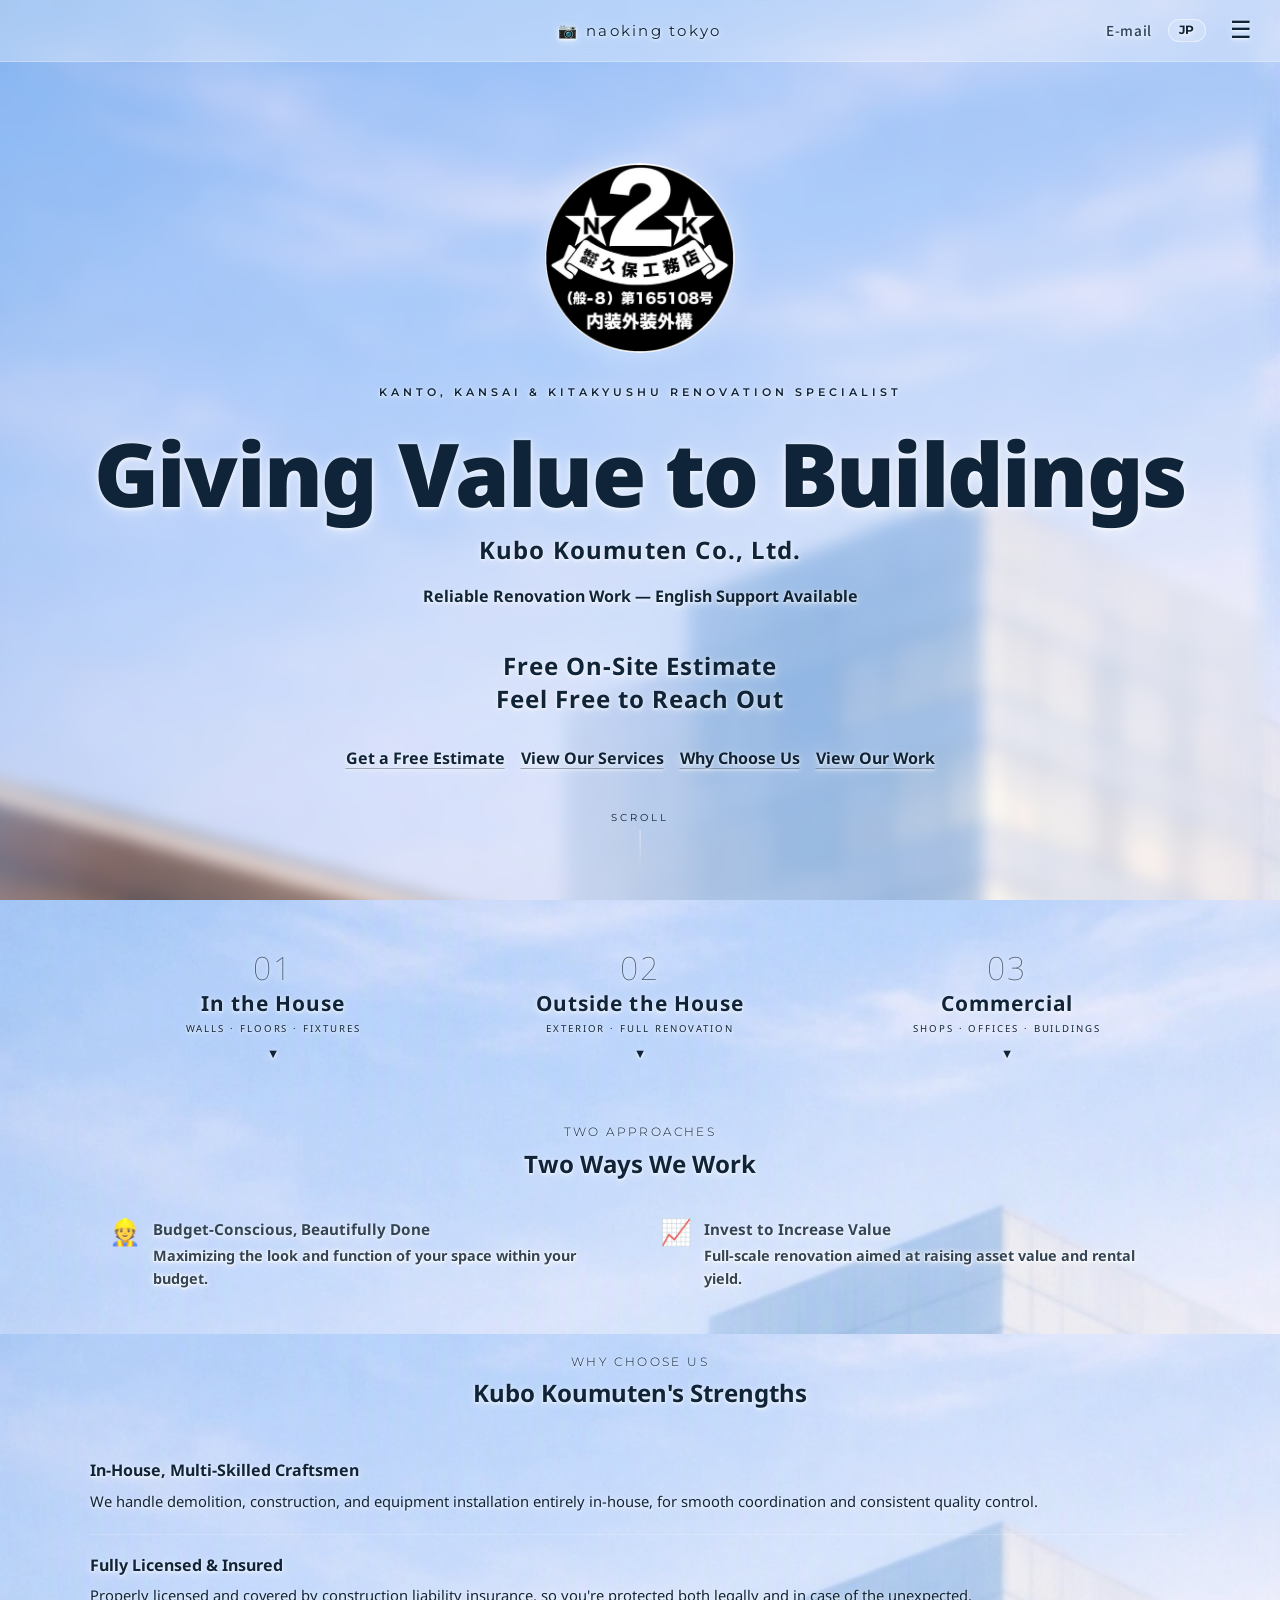
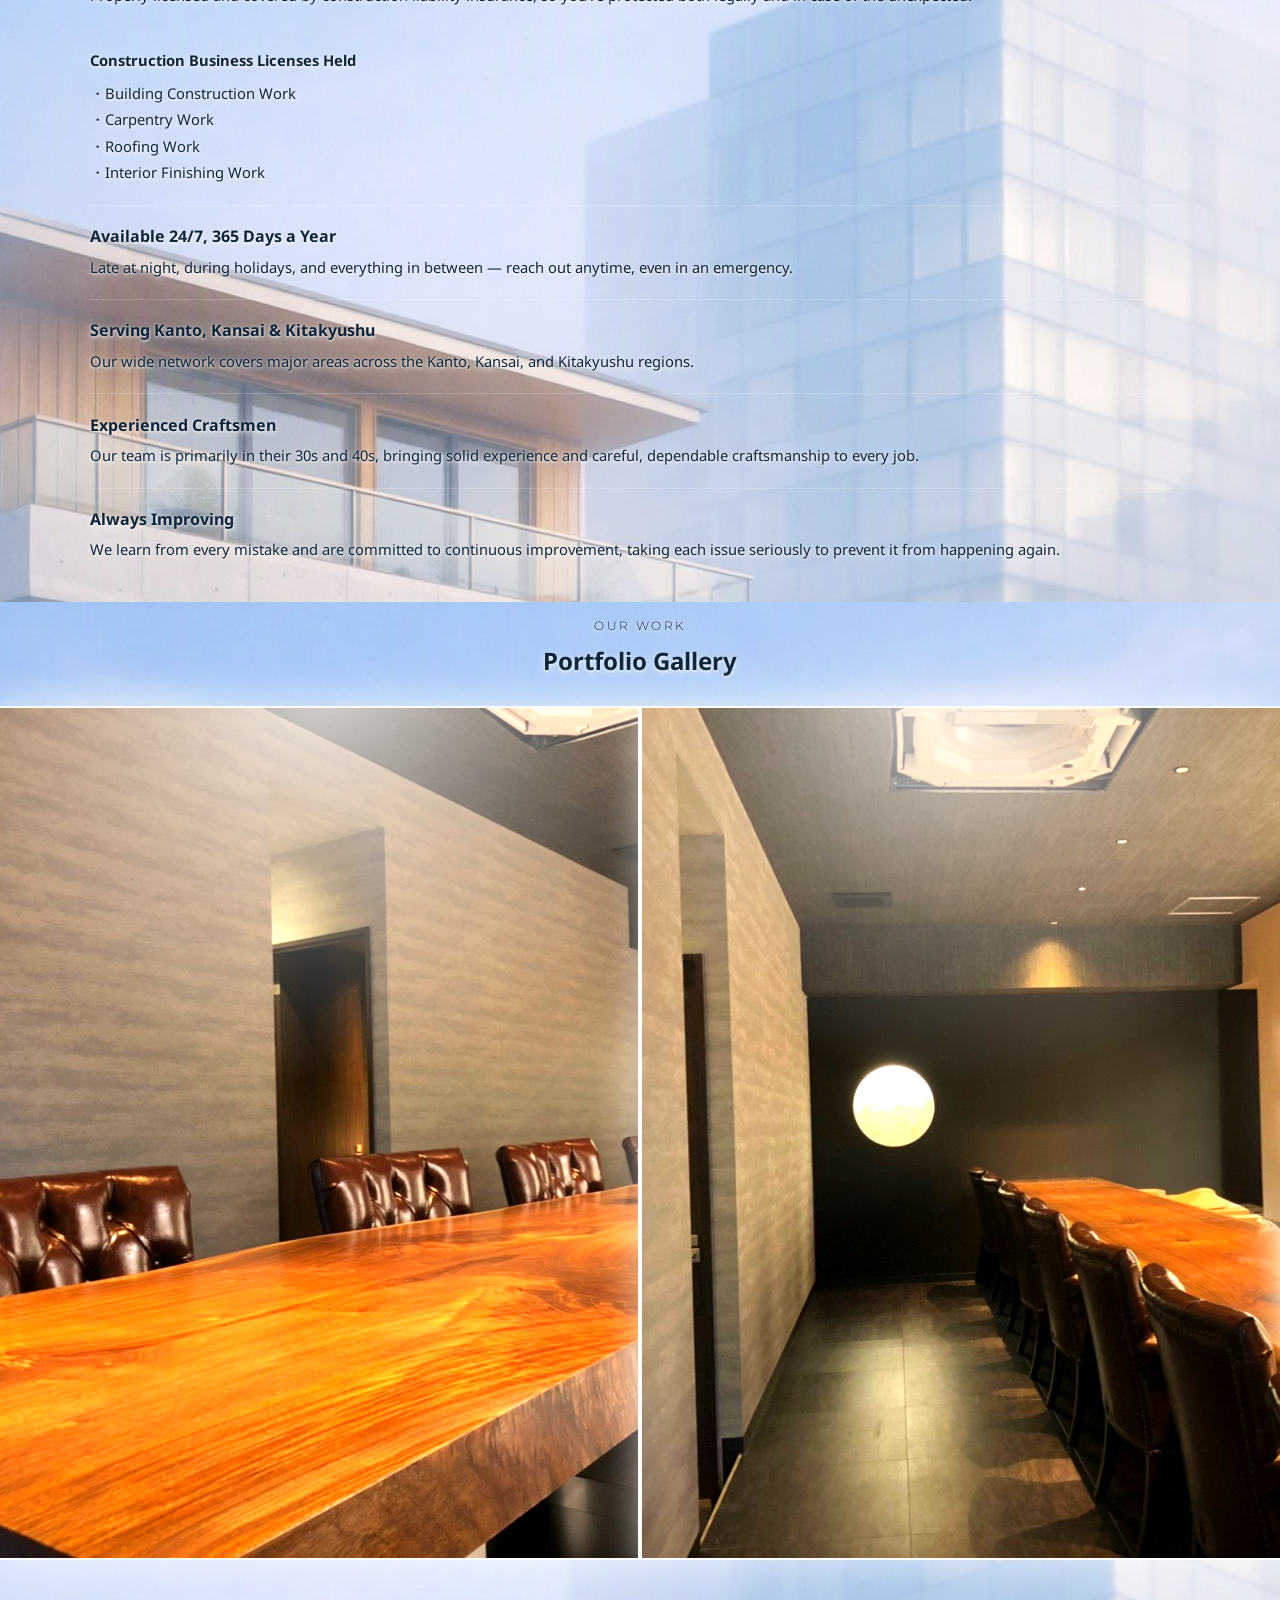
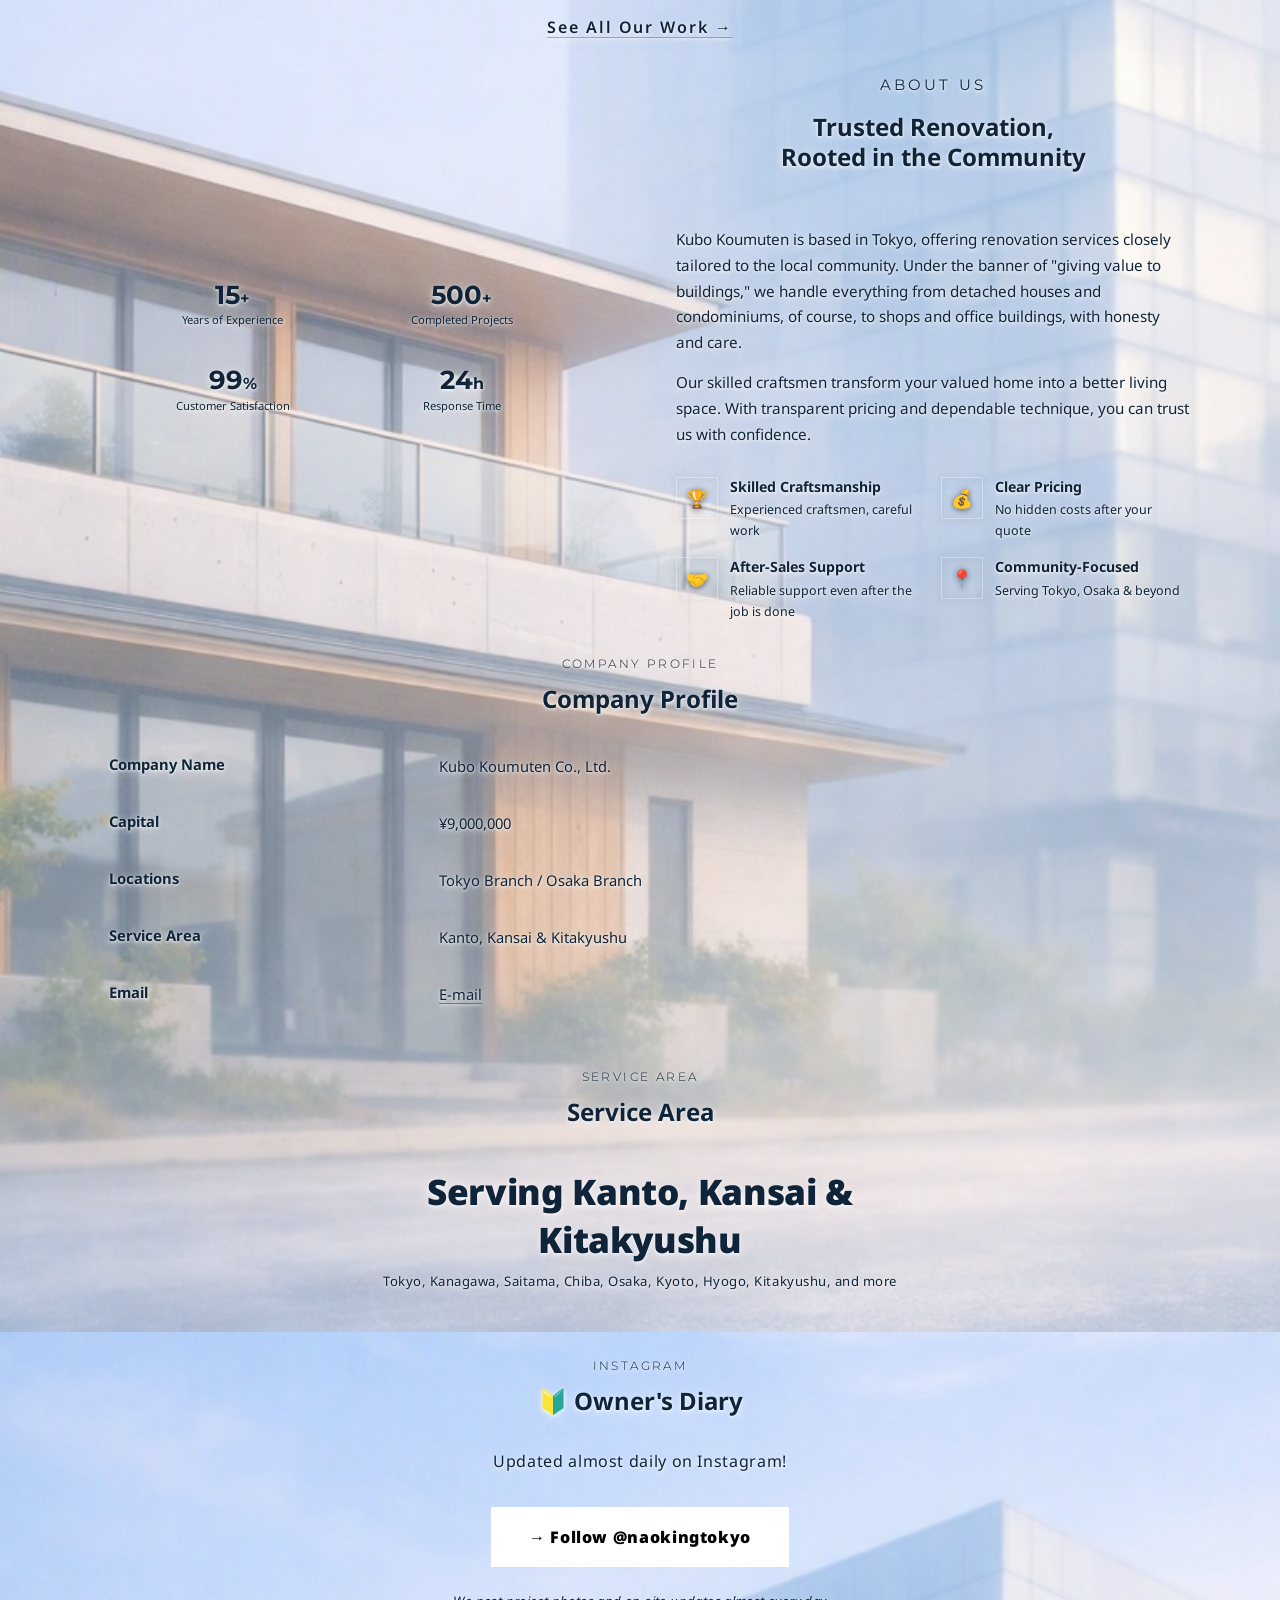
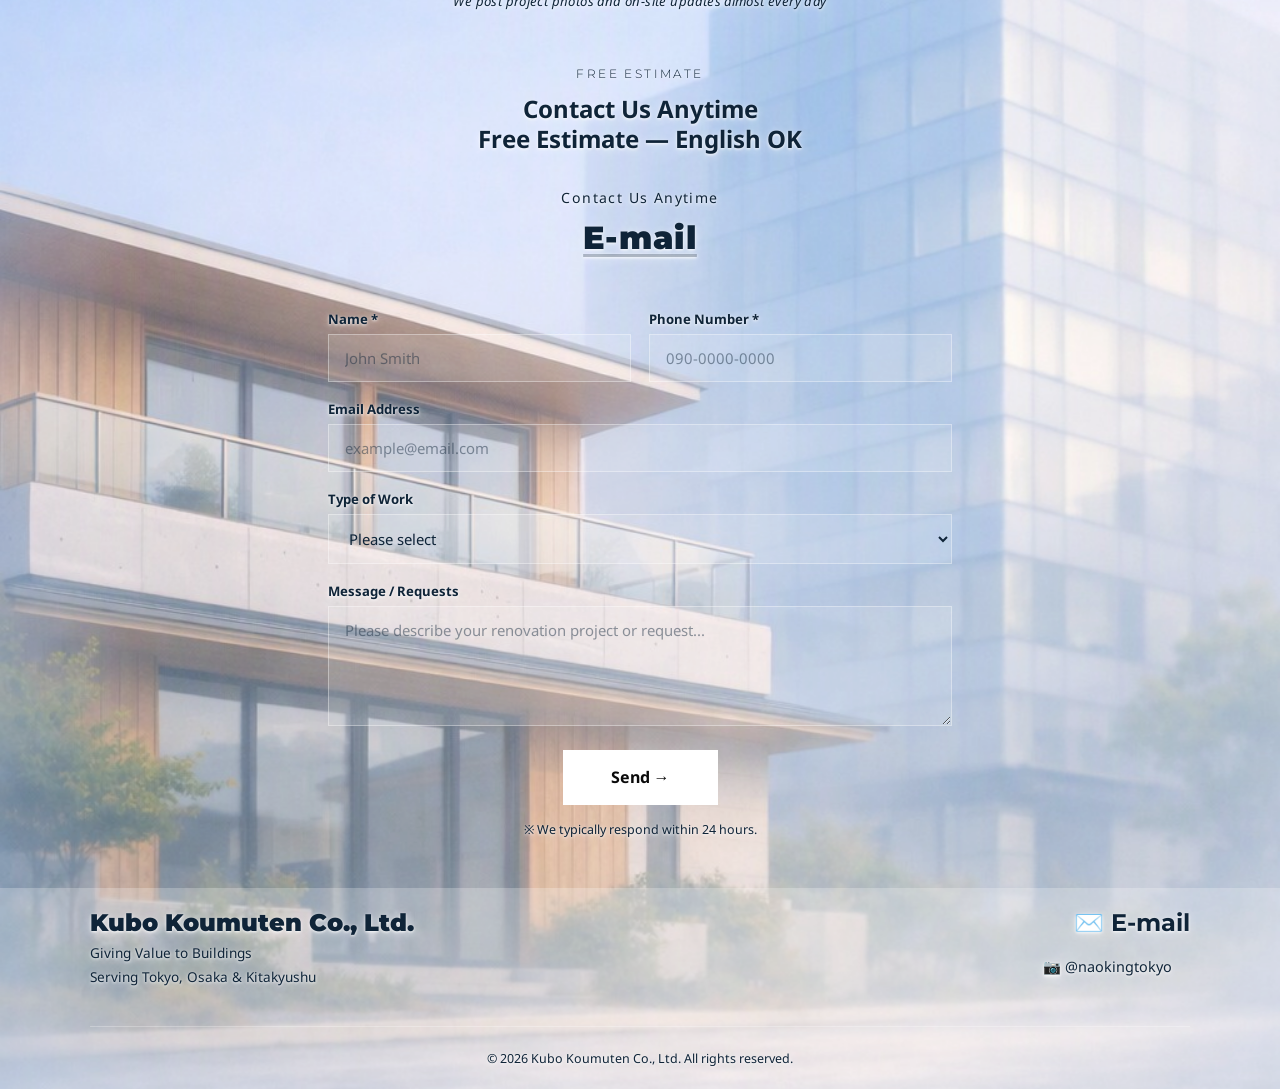
<file: en/index.html>
<!DOCTYPE html>
<html lang="en">
<head>
  <meta charset="UTF-8">
  <meta name="viewport" content="width=device-width, initial-scale=1.0">
  <title>Renovation Contractor in Tokyo, Osaka &amp; Kitakyushu | English Support – Kubo Koumuten</title>
  <link rel="icon" href="../logo.jpg" type="image/jpeg">
  <link rel="canonical" href="https://kubokoumutenn.com/en/">
  <link rel="alternate" hreflang="ja" href="https://kubokoumutenn.com/">
  <link rel="alternate" hreflang="en" href="https://kubokoumutenn.com/en/">
  <link rel="alternate" hreflang="x-default" href="https://kubokoumutenn.com/">
  <meta property="og:url" content="https://kubokoumutenn.com/en/">
  <meta property="og:title" content="Renovation Contractor in Tokyo, Osaka &amp; Kitakyushu | English Support – Kubo Koumuten">
  <meta property="og:description" content="Trusted renovation contractor serving Tokyo, Osaka &amp; Kitakyushu with English-speaking support. Homes, shops &amp; buildings. Free on-site estimates, 24/7 availability.">
  <meta property="og:type" content="website">
  <meta name="description" content="Trusted renovation contractor serving Tokyo, Osaka &amp; Kitakyushu with English-speaking support. Free on-site estimates, 24/7 availability. Interior, exterior &amp; full home renovations.">
  <!-- Structured data: no street address is published anywhere on this
       site (only "Tokyo Branch / Osaka Branch" names) -- this models the
       business as a service-area contractor via areaServed rather than
       inventing an address, matching how Google expects businesses that
       travel to customers rather than operate a storefront. -->
  <script type="application/ld+json">
  {
    "@context": "https://schema.org",
    "@type": "GeneralContractor",
    "@id": "https://kubokoumutenn.com/#business",
    "name": "Kubo Koumuten Co., Ltd.",
    "alternateName": "naoking tokyo",
    "url": "https://kubokoumutenn.com/en/",
    "logo": "https://kubokoumutenn.com/logo.jpg",
    "image": "https://kubokoumutenn.com/logo.jpg",
    "description": "Trusted renovation contractor serving Tokyo, Osaka and Kitakyushu with English-speaking support. Homes, shops and buildings. Free on-site estimates. Available 24/7.",
    "telephone": "+81-80-9572-0846",
    "email": "kubokoumutenn@yahoo.co.jp",
    "sameAs": [
      "https://www.instagram.com/naokingtokyo"
    ],
    "areaServed": [
      { "@type": "AdministrativeArea", "name": "Tokyo" },
      { "@type": "AdministrativeArea", "name": "Kanagawa" },
      { "@type": "AdministrativeArea", "name": "Saitama" },
      { "@type": "AdministrativeArea", "name": "Chiba" },
      { "@type": "AdministrativeArea", "name": "Osaka" },
      { "@type": "AdministrativeArea", "name": "Kyoto" },
      { "@type": "AdministrativeArea", "name": "Hyogo" },
      { "@type": "City", "name": "Kitakyushu" }
    ],
    "openingHoursSpecification": {
      "@type": "OpeningHoursSpecification",
      "dayOfWeek": [
        "Monday", "Tuesday", "Wednesday", "Thursday", "Friday", "Saturday", "Sunday"
      ],
      "opens": "00:00",
      "closes": "23:59"
    },
    "hasOfferCatalog": {
      "@type": "OfferCatalog",
      "name": "Renovation Services",
      "itemListElement": [
        {
          "@type": "Offer",
          "itemOffered": {
            "@type": "Service",
            "name": "Interior Renovation",
            "description": "Wallpaper replacement, flooring, kitchen and bathroom renovation, closet and storage remodeling, lighting and electrical work"
          }
        },
        {
          "@type": "Offer",
          "itemOffered": {
            "@type": "Service",
            "name": "Exterior Renovation",
            "description": "Exterior wall painting and repair, roofing and waterproofing, window and sash renovation, gutter and eaves repair, entrance renovation"
          }
        },
        {
          "@type": "Offer",
          "itemOffered": {
            "@type": "Service",
            "name": "Full & Exterior Renovation",
            "description": "Layout changes and full gut renovation, insulation and earthquake-resistance upgrades, barrier-free renovation, full apartment renovation, whole-house renovation"
          }
        },
        {
          "@type": "Offer",
          "itemOffered": {
            "@type": "Service",
            "name": "Commercial & Building Renovation",
            "description": "Tenant interior and shop renovation, office renovation, building exterior and common-area renovation, income-property conversion, asset value and yield improvement plans"
          }
        }
      ]
    }
  }
  </script>
  <!-- Google tag (gtag.js) -->
  <script async src="https://www.googletagmanager.com/gtag/js?id=G-VWRMP00PLB"></script>
  <script>
    window.dataLayer = window.dataLayer || [];
    function gtag(){dataLayer.push(arguments);}
    gtag('js', new Date());
    gtag('config', 'G-VWRMP00PLB');
  </script>
  <link rel="preconnect" href="https://fonts.googleapis.com">
  <link rel="preconnect" href="https://fonts.gstatic.com" crossorigin>
  <link href="https://fonts.googleapis.com/css2?family=Noto+Sans:wght@300;400;500;600;700;800;900&family=Noto+Sans+JP:wght@500&family=Montserrat:wght@400;600;700;800;900&display=swap" rel="stylesheet">
  <style>
    *, *::before, *::after { box-sizing: border-box; margin: 0; padding: 0; max-width: 100%; }

    :root {
      --primary:       #ffffff;
      --primary-hover: #cccccc;
      --secondary:     #888888;
      --accent:        #333333;
      --green:         #bbbbbb;
      --dark:          #0a0a0a;
      --cream:         #0a0a0a;
      --warm:          #111111;
      --text:          #888888;
      --muted:         #666666;
      --color-card:    rgba(26,26,26,0.85);
    }

    html {
      scroll-behavior: smooth;
      overflow-x: hidden;
      max-width: 100%;
      width: 100%;
      scroll-padding-top: 90px;
    }

    body {
      font-family: 'Noto Sans', sans-serif;
      color: var(--text);
      background: var(--cream);
      overflow-x: hidden;
      max-width: 100%;
      width: 100%;
      word-break: keep-all;
      overflow-wrap: break-word;
    }

    .ph { font-variant-emoji: text; color: #0f2438; }

    /* ─── NAV ─────────────────────────────────────── */
    nav {
      position: fixed;
      top: 0;
      left: 0;
      right: 0;
      z-index: 1000;
      width: 100%;
      padding: 0.9rem 20px;
      box-sizing: border-box;
      background: rgba(255,255,255,0.30);
      backdrop-filter: blur(6px);
      border-bottom: 1px solid rgba(255,255,255,0.25);
      display: flex;
      align-items: center;
      min-height: 60px;
    }

    .nav-logo {
      flex: 0;
      font-family: 'Montserrat', sans-serif;
      font-weight: 400;
      font-size: 0.95rem;
      color: #0f2438;
      text-shadow: 0 1px 3px rgba(255,255,255,0.9), 0 2px 10px rgba(255,255,255,0.55);
      letter-spacing: 0.15em;
      text-transform: lowercase;
      white-space: nowrap;
      text-decoration: none;
    }
    .nav-logo span { color: #0f2438; }

    .nav-phone {
      color: #0f2438;
      text-shadow: 0 1px 3px rgba(255,255,255,0.9), 0 2px 10px rgba(255,255,255,0.55);
      text-decoration: none;
      font-family: 'Noto Sans JP', sans-serif;
      font-size: 0.85rem;
      letter-spacing: 0.05em;
      font-weight: 500;
      opacity: 0.85;
      white-space: nowrap;
    }
    .nav-phone:hover { opacity: 1; }

    /* Language toggle -- a small pill badge rather than plain text like
       the phone number, so it reads as a switch/control instead of
       blending into the rest of the nav. Kept compact so it doesn't push
       the phone number or hamburger into wrapping on narrow screens. */
    .nav-lang {
      display: inline-flex;
      align-items: center;
      justify-content: center;
      padding: 0.2rem 0.6rem;
      border: 1px solid rgba(255,255,255,0.5);
      border-radius: 999px;
      background: rgba(255,255,255,0.15);
      color: #0f2438;
      text-shadow: 0 1px 3px rgba(255,255,255,0.9), 0 2px 10px rgba(255,255,255,0.55);
      text-decoration: none;
      font-family: 'Montserrat', sans-serif;
      font-size: 0.72rem;
      font-weight: 700;
      letter-spacing: 0.08em;
      white-space: nowrap;
      transition: background 0.2s ease, border-color 0.2s ease;
    }
    .nav-lang:hover {
      background: rgba(255,255,255,0.28);
      border-color: rgba(255,255,255,0.9);
    }

    #hamburger {
      background: none;
      border: none;
      color: #0f2438;
      text-shadow: 0 1px 3px rgba(255,255,255,0.9), 0 2px 10px rgba(255,255,255,0.55);
      font-size: 1.5rem;
      cursor: pointer;
      z-index: 1100;
      line-height: 1;
      padding: 4px 8px;
    }

    /* Dark scrim (not the light glass used on the thin nav bar) -- white
       text needs a genuinely dark backdrop to stay legible, and a light
       translucent background stops providing that once it sits over a
       bright part of the photo, since white-on-near-white barely shows
       even with a shadow. This dropdown needs to work reliably over any
       part of the page, so it gets its own solid-ish dark tint. */
    #mobile-menu {
      display: none;
      position: absolute;
      top: 100%;
      left: 0;
      right: 0;
      background: rgba(255,255,255,0.9);
      backdrop-filter: blur(10px);
      padding: 20px;
      z-index: 999;
      border-bottom: 1px solid rgba(15,36,56,0.15);
    }
    #mobile-menu a {
      display: block;
      color: #0f2438;
      text-shadow: none;
      text-decoration: none;
      padding: 12px 0;
      border-bottom: 1px solid rgba(15,36,56,0.15);
      font-size: 0.85rem;
      letter-spacing: 0.1em;
      font-family: 'Noto Sans', sans-serif;
    }
    #mobile-menu a:last-child { border-bottom: none; }
    #mobile-menu a:hover { color: rgba(15,36,56,0.65); }

    .nav-logo-img {
      display: block;
      width: 55px;
      height: 55px;
      min-width: 55px;
      min-height: 55px;
      flex-shrink: 0;
      border-radius: 50%;
      object-fit: contain;
      object-position: center;
      border: 2px solid rgba(255,255,255,0.6);
      box-shadow: 0 2px 10px rgba(0,0,0,0.4);
      background: transparent;
      mix-blend-mode: multiply;
    }

    @media (max-width: 768px) {
      nav {
        padding: 0.75rem 12px;
        gap: 0.4rem;
        justify-content: space-between;
      }
      nav > div:first-child {
        display: none;
      }
      nav > div:nth-child(3) {
        flex: 0 0 auto;
        display: flex;
        align-items: center;
        gap: 0.35rem;
      }
      .nav-logo {
        font-size: 0.72rem;
        letter-spacing: 0.08em;
      }
      .nav-phone {
        display: inline-block !important;
        font-size: 0.68rem;
        letter-spacing: 0.03em;
      }
      .nav-lang {
        font-size: 0.64rem;
        padding: 0.15rem 0.5rem;
      }
      #hamburger {
        font-size: 1.3rem;
        padding: 2px 4px;
      }
    }

    @media (max-width: 480px) {
      .nav-logo {
        font-size: 0.68rem;
        letter-spacing: 0.06em;
      }
      .nav-phone {
        font-size: 0.62rem;
      }
      .nav-lang {
        font-size: 0.58rem;
        padding: 0.12rem 0.42rem;
      }
    }

    /* ─── MOBILE OVERLAY ──────────────────────────── */
    .mob-overlay {
      display: none;
      position: fixed;
      inset: 0;
      z-index: 190;
      background: rgba(10,10,10,.98);
      flex-direction: column;
      align-items: center;
      justify-content: center;
      gap: 2.2rem;
    }
    .mob-overlay.open { display: flex; }
    .mob-overlay a {
      color: white;
      text-decoration: none;
      font-size: 1.25rem;
      font-weight: 500;
      letter-spacing: 1px;
      transition: color .25s;
    }
    .mob-overlay a:hover { color: var(--secondary); }
    .mob-close {
      position: absolute;
      top: 1.4rem;
      right: 1.8rem;
      background: none;
      border: none;
      color: white;
      font-size: 1.8rem;
      cursor: pointer;
      line-height: 1;
    }

    /* ─── SHARED LAYOUT ───────────────────────────── */
    .container { max-width: 1100px; margin: 0 auto; position: relative; z-index: 1; }

    section { padding: 1.5rem 2rem; position: relative; }

    .section-header { text-align: center; margin-bottom: 2rem; }

    .section-label {
      font-family: 'Montserrat', sans-serif;
      font-size: 0.75rem;
      font-weight: 300;
      letter-spacing: 0.2em;
      text-transform: uppercase;
      color: #0f2438;
      text-shadow: 0 1px 3px rgba(255,255,255,0.9), 0 2px 10px rgba(255,255,255,0.55);
      margin-bottom: 0.6rem;
    }

    /* Standard header size sitewide -- matches the footer's ㍿ 久保工務店
       wordmark (.ft-logo, 1.5rem) so every major heading reads at one
       consistent size instead of the mix of 2rem/1.75rem/1.625rem/etc that
       had accumulated across different sections. */
    .section-title {
      font-size: 1.5rem;
      font-weight: 700;
      color: #0f2438;
      text-shadow: 0 1px 3px rgba(255,255,255,0.9), 0 2px 10px rgba(255,255,255,0.55);
      line-height: 1.25;
    }

    .divider {
      width: 56px;
      height: 2px;
      border-radius: 0;
      background: #ffffff;
      margin: 1rem auto 0;
    }

    /* ─── BACKGROUND ZONES ──────────────────────── */
    .bg-zone {
      background-size: cover;
      background-position: center top;
      background-repeat: no-repeat;
      background-color: #0a0a0a;
    }
    /* Sitewide: one tall image (a soft-focus modern house + building,
       fading from open sky at its top down to street level at its
       bottom) reused across every zone via a different background-
       position instead of a different photo per zone -- no more seam to
       blend between zones, since it's the same photo throughout. Each
       zone's own position just picks which vertical band of that one
       image shows through its box. */
    .zone-1 {
      background-image: url('../Background/bg-long-index.jpg');
      background-position: center 0%;
    }
    .zone-2 {
      background-image: url('../Background/bg-long-index.jpg');
      background-position: center 60%;
    }
    .zone-3 {
      background-image: url('../Background/bg-long-index.jpg');
      background-position: center 80%;
    }

    /* buttons */
    .btn {
      display: inline-block;
      padding: .95rem 2.4rem;
      border-radius: 0;
      font-weight: 700;
      font-size: .95rem;
      cursor: pointer;
      border: none;
      transition: all .3s;
      text-decoration: none;
      font-family: 'Noto Sans', sans-serif;
    }
    .btn-fill {
      background: #ffffff;
      color: #0a0a0a;
    }
    .btn-fill:hover {
      background: #cccccc;
      transform: translateY(-2px);
      box-shadow: 0 8px 24px rgba(255,255,255,.15);
    }
    .btn-ghost {
      background: transparent;
      color: #0f2438;
      border: 1px solid #444444;
    }
    .btn-ghost:hover {
      border-color: #0f2438;
      background: rgba(255,255,255,.05);
    }

    /* reveal animation */
    .reveal {
      opacity: 0;
      transform: translateY(28px);
      transition: opacity .65s ease, transform .65s ease;
    }
    .reveal.visible {
      opacity: 1;
      transform: none;
    }

    /* Border-trace flash: one thin shiny line runs the full perimeter of
       a compact "header" block (label + title) inside each major
       section, leaving a short glowing trail behind its leading edge,
       then fades out right as it completes the lap. Replayed each time
       that section scrolls into view. Traces a small header rather than
       the whole section so the full loop is always visible even on
       sections taller than the viewport. display:inline-block makes the
       frame hug its text content instead of stretching full-width.
       opacity:0 at rest is required because the dash (64) and gap (336)
       sum to exactly the path's real total length (400), so some part
       of the dash is ALWAYS positioned somewhere on the path — without
       this, a static sliver stays visible at the idle dashoffset even
       when not "playing".

       No vector-effect="non-scaling-stroke" here on purpose, even
       though the header box is rarely square (preserveAspectRatio=
       "none" stretches the 100x100 viewBox unevenly to fit it) — with
       non-scaling-stroke PRESENT, stroke-dasharray rendered as two
       disconnected fragments on opposite edges instead of one
       continuous dash (confirmed by toggling the attribute on/off with
       everything else identical). Without it, the stroke width varies
       slightly between the squished and stretched axes, which is the
       better trade-off: a thin glowing line with faint width unevenness
       reads fine, a line that's visibly broken into two pieces does not.

       Units are the path's RAW length (400 = 4 sides x 100 viewBox
       units each, from "M 100 0 L 100 100 L 0 100 L 0 0 L 100 0 Z"),
       NOT a pathLength-normalized 0-100 range. There USED to be a
       pathLength="100" attribute on the <path> with dash/offset values
       written against that normalized scale (e.g. "16 84", offsets
       0-100) — that looked reasonable in isolation but rendered as TWO
       separate dash fragments on opposite edges instead of one, because
       stroke-dasharray/stroke-dashoffset here do NOT actually get
       rescaled by pathLength (confirmed empirically: getTotalLength()
       reports 400 regardless of the pathLength attribute, and swapping
       in raw 400-scale values immediately fixed the double-fragment
       render). Removed pathLength from the markup entirely so nothing
       here silently depends on browser support for that rescaling —
       if a future engine starts honoring it correctly, these hardcoded
       raw values must NOT be re-normalized back down to 0-100. */
    .trace-frame {
      position: relative;
      display: inline-block;
    }
    .trace-frame svg {
      position: absolute;
      inset: 0;
      width: 100%;
      height: 100%;
      overflow: visible;
      pointer-events: none;
      z-index: 2;
    }
    .trace-frame .trace-path {
      fill: none;
      stroke: #ffffff;
      stroke-width: 1;
      stroke-linecap: round;
      filter: drop-shadow(0 0 2px rgba(255,255,255,.85)) drop-shadow(0 0 5px rgba(255,255,255,.35));
      stroke-dasharray: 64 336;
      opacity: 0;
    }
    .trace-frame .trace-path.play {
      opacity: 1;
      animation: sectionTrace .9s cubic-bezier(.3,.75,.35,1) 1;
    }
    .trace-frame.bold .trace-path {
      stroke-width: 1.25;
      filter: drop-shadow(0 0 2px rgba(255,255,255,.95)) drop-shadow(0 0 7px rgba(255,255,255,.5));
    }
    /* Full lap: dashoffset 400 -> 0 travels the entire real path length
       once. Holds full opacity until 85% through the lap, then fades to
       0 over the last stretch so the trail visibly dissolves as it
       arrives back at the start corner, instead of cutting off
       abruptly when JS removes .play after animationend. */
    @keyframes sectionTrace {
      0%   { stroke-dashoffset: 400; opacity: 1; }
      85%  { opacity: 1; }
      100% { stroke-dashoffset: 0; opacity: 0; }
    }
    @media (prefers-reduced-motion: reduce) {
      .trace-frame .trace-path.play { animation-duration: .01s; }
    }

    /* ─── HERO ────────────────────────────────────── */
    .hero {
      min-height: 100vh;
      display: flex;
      align-items: center;
      justify-content: center;
      text-align: center;
      position: relative;
      overflow: hidden;
      width: 100%;
      padding: 7rem 2rem 5rem;
    }

    /* soft-focus sky, matching the blurred look used elsewhere on the site --
       blurred on its own layer (not the whole .hero) so the text stays sharp,
       and overscanned past the edges so the blur's soft border is clipped
       off by .hero's overflow:hidden instead of showing as a visible fringe. */
    .hero::before {
      content: '';
      position: absolute;
      inset: -20px;
      background-image: url('../Background/bg-long-index.jpg');
      background-size: cover;
      background-position: center 0%;
      background-repeat: no-repeat;
      filter: blur(8px);
      z-index: 0;
    }

    /* warm glow blob */
    .hero::after {
      content: '';
      position: absolute;
      bottom: -120px;
      right: -120px;
      width: 600px;
      height: 600px;
      border-radius: 50%;
      background: radial-gradient(circle, rgba(255,255,255,.04) 0%, transparent 70%);
      pointer-events: none;
    }

    .hero-content {
      position: relative;
      z-index: 1;
      width: 100%;
      max-width: 100%;
      margin: 0 auto;
      display: flex;
      flex-direction: column;
      align-items: center;
      justify-content: center;
      text-align: center;
      padding-top: 20px;
      padding-bottom: 20px;
      padding-left: 20px;
      padding-right: 20px;
      box-sizing: border-box;
    }

    .hero-badge {
      display: inline-block;
      background: transparent;
      color: #0f2438;
      font-family: 'Montserrat', sans-serif;
      font-size: .7rem;
      font-weight: 600;
      padding: 0;
      border: none;
      letter-spacing: 4px;
      text-transform: uppercase;
      margin-bottom: 1.6rem;
      text-shadow: 0 1px 3px rgba(255,255,255,0.9), 0 2px 10px rgba(255,255,255,0.55);
    }

    /* Matches the footer's ㍿ 久保工務店 wordmark (.ft-logo) size, since
       it's the same brand text -- part of the sitewide header-size
       standard. */
    .hero-name {
      font-family: 'Noto Sans', sans-serif;
      font-size: 1.5rem;
      font-weight: 700;
      color: #0f2438;
      letter-spacing: 0.05em;
      margin-bottom: 1.2rem;
      text-shadow: 0 1px 3px rgba(255,255,255,0.9), 0 2px 10px rgba(255,255,255,0.55);
    }
    .hero-name .hl { color: inherit; }

    .hero-tagline {
      font-family: 'Noto Sans', sans-serif;
      font-size: clamp(2.8rem, 7vw, 5.5rem);
      color: #0f2438;
      font-weight: 900;
      letter-spacing: -0.02em;
      line-height: 1.1;
      margin-bottom: .75rem;
      text-shadow: 0 1px 4px rgba(255,255,255,0.9), 0 3px 16px rgba(255,255,255,0.55);
    }

    .hero-sub {
      font-size: 1rem;
      color: #0f2438;
      font-weight: 700;
      margin-bottom: 2.6rem;
      text-shadow: 0 1px 3px rgba(255,255,255,0.9), 0 2px 10px rgba(255,255,255,0.55);
    }

    .hero-cta .btn {
      background: none;
      border: none;
      box-shadow: none;
      padding: 0;
      color: #0f2438;
      font-weight: 700;
      font-size: 1rem;
      text-decoration: underline;
      text-underline-offset: 4px;
      text-decoration-color: rgba(15,36,56,0.35);
      text-shadow: 0 1px 3px rgba(255,255,255,0.9), 0 2px 10px rgba(255,255,255,0.55);
      transition: color .2s, text-decoration-color .2s;
    }
    .hero-cta .btn:hover {
      background: none;
      transform: none;
      box-shadow: none;
      color: #0f2438;
      text-decoration-color: rgba(15,36,56,0.75);
    }

    .hero-free-text {
      font-family: 'Noto Sans', sans-serif;
      font-size: 1.5rem;
      font-weight: 700;
      color: #0f2438;
      letter-spacing: 0.04em;
      margin-bottom: 2rem;
      text-shadow: 0 1px 3px rgba(255,255,255,0.9), 0 2px 10px rgba(255,255,255,0.55);
    }

    .hero-cta {
      display: flex;
      column-gap: 1rem;
      row-gap: 0.4rem;
      justify-content: center;
      flex-wrap: wrap;
    }

    .hero-logo-wrap {
      width: 190px;
      height: 190px;
      min-width: 190px;
      min-height: 190px;
      border-radius: 50%;
      overflow: hidden;
      margin: 0 auto 2rem;
      flex-shrink: 0;
      background: transparent;
      filter: drop-shadow(0 0 15px rgba(255,255,255,0.4));
    }
    .hero-logo-img {
      display: block;
      width: 100%;
      height: 100%;
      object-fit: cover;
      object-position: center;
      border-radius: 50%;
      border: none;
    }

    /* ─── SCROLL INDICATOR ────────────────────────── */
    .scroll-indicator {
      position: absolute;
      bottom: 30px;
      left: 50%;
      transform: translateX(-50%);
      display: flex;
      flex-direction: column;
      align-items: center;
      gap: 6px;
      z-index: 10;
    }
    .scroll-text {
      font-family: 'Montserrat', sans-serif;
      font-size: 0.65rem;
      font-weight: 400;
      letter-spacing: 0.3em;
      color: #0f2438;
      text-transform: uppercase;
    }
    .scroll-line {
      width: 1px;
      height: 40px;
      background: linear-gradient(to bottom, rgba(255,255,255,0.6), rgba(255,255,255,0));
      animation: scrollDrop 1.6s ease-in-out infinite;
    }
    @keyframes scrollDrop {
      0%   { opacity: 0; transform: scaleY(0); transform-origin: top; }
      40%  { opacity: 1; transform: scaleY(1); transform-origin: top; }
      80%  { opacity: 0; transform: scaleY(1); transform-origin: bottom; }
      100% { opacity: 0; transform: scaleY(0); transform-origin: bottom; }
    }

    /* ─── SERVICES ────────────────────────────────── */
    #services {
      position: relative;
    }
    /* Reverted back to 0.15 -- raising this to 0.42 created a visible dark
       rectangle specifically around .services-grid, because that grid
       already carries its own translucent white grid-line background
       (rgba(255,255,255,0.18)); stacking a much stronger black overlay
       underneath it made the grid area read as a distinct dark box against
       the rest of the section, which is exactly what "no more dark boxes"
       ruled out earlier in this project. Fixed the actual pale-text
       complaint by strengthening the text itself (font-weight) instead of
       the section-wide overlay -- see .service-desc/.service-list li/
       .two-track-text p below. */
    #services::before {
      content: '';
      position: absolute;
      inset: 0;
      background: rgba(255,255,255,0.15);
      z-index: 0;
    }

    .services {
      padding: 1.25rem 1.5rem;
      position: relative;
      z-index: 1;
      background-image: url('../Background/bg-long-index.jpg');
      background-size: cover;
      background-position: center 15%;
    }

    .services-grid {
      display: grid;
      grid-template-columns: repeat(auto-fit, minmax(240px, 1fr));
      gap: 1px;
      max-width: 1100px;
      margin: 0 auto;
    }

    .two-track-label {
      text-align: center;
      max-width: 1100px;
      margin: 2.5rem auto 1rem;
    }

    .two-track {
      display: grid;
      grid-template-columns: 1fr 1fr;
      gap: 1px;
      max-width: 1100px;
      margin: 0 auto;
    }

    .two-track-item {
      background: transparent;
      padding: 1.5rem 1.2rem;
      display: flex;
      gap: .75rem;
      align-items: flex-start;
      min-width: 0;
    }

    .two-track-icon { font-size: 1.6rem; flex-shrink: 0; line-height: 1; }
    .two-track-text { min-width: 0; }
    .two-track-text h4 { font-size: .95rem; font-weight: 700; color: #0f2438; text-shadow: 0 1px 3px rgba(255,255,255,0.9), 0 2px 10px rgba(255,255,255,0.55); margin-bottom: .3rem; }
    .two-track-text p { font-size: .9rem; font-weight: 700; color: #0f2438; text-shadow: 0 1px 2px rgba(255,255,255,1), 0 0 3px rgba(255,255,255,0.95), 0 0 6px rgba(255,255,255,0.8), 0 2px 10px rgba(255,255,255,0.55); line-height: 1.6; margin: 0; }

    @media (max-width: 480px) {
      .two-track { grid-template-columns: 1fr; }
    }

    .service-card {
      background: transparent;
      cursor: pointer;
      transition: background 0.2s ease;
      overflow: hidden;
    }

    .service-card:hover { background: rgba(255,255,255,0.08); }

    .service-summary {
      display: flex;
      flex-direction: column;
      align-items: center;
      justify-content: center;
      padding: 2rem 1rem 1.5rem;
      text-align: center;
      gap: 0.3rem;
      position: relative;
    }

    .service-num {
      font-size: 2rem;
      font-weight: 100;
      color: #0f2438;
      text-shadow: 0 1px 3px rgba(255,255,255,0.9), 0 2px 10px rgba(255,255,255,0.55);
      letter-spacing: 0.05em;
      opacity: 0.7;
      line-height: 1;
    }

    .service-title-ja {
      font-size: 1.3rem;
      font-weight: 700;
      color: #0f2438;
      text-shadow: 0 1px 3px rgba(255,255,255,0.9), 0 2px 10px rgba(255,255,255,0.55);
      letter-spacing: 0.05em;
    }

    .service-title-en {
      font-size: 0.6rem;
      font-weight: 400;
      color: #0f2438;
      text-shadow: 0 1px 3px rgba(255,255,255,0.9), 0 2px 10px rgba(255,255,255,0.55);
      letter-spacing: 0.2em;
      text-transform: uppercase;
    }

    .service-arrow {
      margin-top: 0.5rem;
      font-size: 0.8rem;
      color: #0f2438;
      text-shadow: 0 1px 3px rgba(255,255,255,0.9), 0 2px 10px rgba(255,255,255,0.55);
      transition: transform 0.3s ease, color 0.2s ease;
      line-height: 1;
    }

    .service-card.open .service-arrow {
      transform: rotate(180deg);
      color: #0f2438;
    }

    .service-detail {
      max-height: 0;
      overflow: hidden;
      transition: max-height 0.4s ease, padding 0.3s ease;
      padding: 0 1.2rem;
      border-top: 0px solid rgba(255,255,255,0.18);
    }

    .service-card.open .service-detail {
      max-height: 400px;
      padding: 1.2rem 1.2rem 1.8rem;
      border-top: 1px solid rgba(255,255,255,0.18);
    }

    .service-desc {
      font-size: 0.9rem;
      font-weight: 700;
      color: #0f2438 !important;
      text-shadow: 0 1px 2px rgba(255,255,255,1), 0 0 3px rgba(255,255,255,0.95), 0 0 6px rgba(255,255,255,0.8), 0 2px 10px rgba(255,255,255,0.55) !important;
      line-height: 1.7;
      margin-bottom: 1rem;
    }

    .service-list {
      list-style: none;
      padding: 0;
      margin: 0;
    }

    .service-list li {
      font-size: 0.88rem;
      font-weight: 700;
      color: #0f2438 !important;
      text-shadow: 0 1px 2px rgba(255,255,255,1), 0 0 3px rgba(255,255,255,0.95), 0 0 6px rgba(255,255,255,0.8), 0 2px 10px rgba(255,255,255,0.55) !important;
      padding: 0.4rem 0;
      border-bottom: 1px solid rgba(255,255,255,0.15);
      padding-left: 0.8rem;
      position: relative;
    }

    .service-list li::before {
      content: '・';
      position: absolute;
      left: 0;
      color: #0f2438;
      font-size: 0.85rem;
      top: 0.25rem;
    }

    @media (max-width: 480px) {
      .services-grid {
        grid-template-columns: 1fr;
        background: rgba(255,255,255,0.18);
      }
      .service-card { border-bottom: 1px solid rgba(255,255,255,0.18); }
      .service-num { font-size: 1.4rem; opacity: 0.4; min-width: 2rem; }
      .service-title-ja { font-size: 1rem; }
      .service-title-en { display: none; }
      .service-summary {
        flex-direction: row;
        flex-wrap: wrap;
        justify-content: flex-start;
        align-items: center;
        gap: 0.2rem;
        padding: 1.2rem 1.2rem;
        text-align: left;
      }
      .service-arrow {
        margin-left: auto;
        align-self: center;
      }
    }

    /* ─── GALLERY / PORTFOLIO ────────────────────── */
    #gallery {
    }
    #gallery::before {
      content: '';
      position: absolute;
      inset: 0;
      background: rgba(255,255,255,0.2);
      z-index: 0;
      pointer-events: none;
    }

    .portfolio-category { margin-bottom: 4rem; }
    .portfolio-category:last-child { margin-bottom: 0; }

    .portfolio-cat-heading {
      font-family: 'Montserrat', sans-serif;
      font-size: 0.8rem;
      font-weight: 700;
      color: #0f2438;
      text-shadow: 0 1px 3px rgba(255,255,255,0.9), 0 2px 10px rgba(255,255,255,0.55);
      letter-spacing: 0.15em;
      text-transform: uppercase;
      border-bottom: 1px solid #ffffff;
      padding-bottom: 0.5rem;
      margin-bottom: 1.8rem;
    }

    .portfolio-pairs { display: flex; flex-direction: column; gap: 1.5rem; }

    .ba-pair {
      display: grid;
      grid-template-columns: 1fr 1px 1fr;
      gap: 0;
      align-items: start;
    }
    .ba-divider { background: #ffffff; width: 1px; }

    .ba-side { display: flex; flex-direction: column; }
    .ba-side:first-child { padding-right: 1rem; }
    .ba-side:last-child  { padding-left: 1rem; }

    .ba-label {
      font-family: 'Montserrat', sans-serif;
      font-size: 0.68rem;
      font-weight: 700;
      letter-spacing: 0.2em;
      text-transform: uppercase;
      color: #0f2438;
      margin-bottom: 0.4rem;
    }

    .ba-img {
      width: 100%;
      aspect-ratio: 4 / 3;
      object-fit: cover;
      display: block;
    }

    .portfolio-singles {
      display: grid;
      grid-template-columns: repeat(auto-fit, minmax(280px, 1fr));
      gap: 1rem;
      margin-top: 1.5rem;
    }
    .single-img-wrap .ba-label { margin-bottom: 0.4rem; }
    .single-img {
      width: 100%;
      aspect-ratio: 4 / 3;
      object-fit: cover;
      display: block;
    }

    @media (max-width: 640px) {
      .ba-pair {
        grid-template-columns: 1fr;
        gap: 1rem;
      }
      .ba-divider { display: none; }
      .ba-side:first-child { padding-right: 0; }
      .ba-side:last-child  { padding-left: 0; }
      .about-grid {
        grid-template-columns: 1fr;
        gap: 2rem;
      }
      .about-img-wrap {
        padding: 0;
      }
      .stats-grid {
        width: 100%;
        padding: 8px;
      }
    }

    /* ─── ABOUT ───────────────────────────────────── */
    #about {
      width: 100% !important;
      max-width: 100vw !important;
      overflow: hidden !important;
      padding: 20px 16px !important;
      box-sizing: border-box !important;
    }
    #about::before {
      content: '';
      position: absolute;
      inset: 0;
      background: rgba(255,255,255,0.22);
      z-index: 0;
    }

    .about-grid {
      display: grid;
      grid-template-columns: 1fr 1fr;
      gap: 4.5rem;
      align-items: center;
    }

    .about-img-wrap {
      position: relative;
      padding: 20px 16px;
      box-sizing: border-box;
    }

    .stats-grid {
      display: grid;
      grid-template-columns: repeat(2, 1fr);
      gap: 8px;
      padding: 16px;
      box-sizing: border-box;
      width: 100%;
    }

    .stat-card {
      padding: 16px 8px;
      box-sizing: border-box;
      width: 100%;
      min-width: 0;
      overflow: hidden;
      background: transparent;
      text-align: center;
    }
    .stat-num {
      font-family: 'Montserrat', sans-serif;
      font-size: 1.8rem;
      font-weight: 900;
      color: #0f2438;
      text-shadow: 0 1px 3px rgba(255,255,255,0.9), 0 2px 10px rgba(255,255,255,0.55);
      line-height: 1;
    }
    .stat-label { font-size: 0.7rem; color: #0f2438; text-shadow: 0 1px 3px rgba(255,255,255,0.9), 0 2px 10px rgba(255,255,255,0.55); margin-top: .3rem; }

    /* Sizing/color/shadow now come from .section-title's base rule (this
       heading also carries that class) -- this rule used to duplicate
       those at an old 2rem value, which silently overrode the shared
       1.5rem standard since ".about-text h2" is more specific than
       ".section-title" alone. Only the spacing tweak belongs here. */
    .about-text h2 {
      margin: .5rem 0 1.4rem;
    }
    .about-text p {
      color: #0f2438;
      line-height: 1.7;
      font-size: 0.95rem;
      font-weight: 400;
      margin-bottom: .9rem;
    }

    .features {
      display: grid;
      grid-template-columns: 1fr 1fr;
      gap: 1rem;
      margin-top: 1.8rem;
    }

    .feat {
      display: flex;
      align-items: flex-start;
      gap: .75rem;
    }
    .feat-icon {
      width: 42px;
      height: 42px;
      flex-shrink: 0;
      border-radius: 0;
      background: transparent;
      border: 1px solid rgba(255,255,255,0.35);
      display: flex;
      align-items: center;
      justify-content: center;
      font-size: 1.1rem;
      filter: drop-shadow(0 1px 3px rgba(0,0,0,0.6));
    }
    .feat-text h4 { font-size: .88rem; font-weight: 700; color: #0f2438; text-shadow: 0 1px 3px rgba(255,255,255,0.9), 0 2px 10px rgba(255,255,255,0.55); margin-bottom: .2rem; }
    .feat-text p  { font-size: .78rem; color: #0f2438; text-shadow: 0 1px 3px rgba(255,255,255,0.9), 0 2px 10px rgba(255,255,255,0.55); margin: 0; }

    /* ─── BACKGROUND-IMAGE SECTION TEXT ──────────── */
    /* Applies to hero, services, gallery, about, quote — any section
       with a background photo. Ensures minimum legibility. Headers
       (.section-title/.section-label) now get their color/shadow from
       their own base rule instead of being repeated per-section here --
       this used to also override h2/.section-title/.section-label color
       and shadow per-section, at slightly different values each time,
       which is exactly the inconsistency that made headers look "all
       over the place." Only general paragraph/list text still needs a
       per-section rule, since that isn't covered by a single shared class. */
    #gallery   p, #gallery   li,
    #about     p, #about     li,
    #quote     p, #quote     li,
    #area      p, #area      li,
    #instagram p, #instagram li {
      color: #0f2438;
      text-shadow: 0 1px 3px rgba(255,255,255,0.9), 0 2px 10px rgba(255,255,255,0.55);
      line-height: 1.7;
    }

    /* ─── INSTAGRAM ──────────────────────────────── */
    #instagram {
      padding-bottom: 1rem;
    }
    #instagram::before {
      content: '';
      position: absolute;
      inset: 0;
      background: rgba(255,255,255,0.15);
      z-index: 0;
    }

    .insta-inner {
      max-width: 600px;
      margin: 0 auto;
      text-align: center;
    }
    .insta-sub {
      font-size: 1rem;
      color: #0f2438;
      margin-bottom: 2rem;
      letter-spacing: 0.04em;
    }
    .insta-btn {
      display: inline-block;
      background: #ffffff;
      color: #000000;
      font-family: 'Noto Sans', sans-serif;
      font-size: 1rem;
      font-weight: 900;
      text-decoration: none;
      padding: 1rem 2.2rem;
      border: 3px solid #ffffff;
      letter-spacing: 0.04em;
      box-shadow: none;
      transition: background .2s, color .2s;
    }
    .insta-btn:hover {
      background: rgba(0,0,0,0.85);
      color: #ffffff;
      box-shadow: none;
    }
    .insta-note {
      margin-top: 1.4rem;
      margin-bottom: 0;
      padding-bottom: 0.75rem;
      font-size: 0.82rem;
      color: #0f2438 !important;
      font-style: italic;
      letter-spacing: 0.03em;
    }

    /* ─── COMPANY PROFILE TABLE ──────────────────── */
    .company-profile {
      margin-top: 2rem;
    }
    .company-profile .section-header { margin-bottom: 1.5rem; }
    .cp-table {
      width: 100%;
      border-collapse: collapse;
      font-size: 0.92rem;
    }
    .cp-table th {
      width: 30%;
      padding: 1rem 1.2rem;
      text-align: left;
      font-weight: 700;
      color: #0f2438;
      text-shadow: 0 1px 3px rgba(255,255,255,0.9), 0 2px 10px rgba(255,255,255,0.55);
      background: transparent;
      white-space: nowrap;
      vertical-align: top;
    }
    .cp-table td {
      padding: 1rem 1.2rem;
      color: #0f2438;
      text-shadow: 0 1px 3px rgba(255,255,255,0.9), 0 2px 10px rgba(255,255,255,0.55);
      background: transparent;
      line-height: 1.7;
      vertical-align: top;
    }
    .cp-table td a {
      color: #0f2438;
      text-decoration: underline;
      text-underline-offset: 3px;
      text-decoration-color: rgba(15,36,56,0.5);
      transition: color .2s, text-decoration-color .2s;
    }
    .cp-table td a:hover { color: #0f2438; text-decoration-color: rgba(15,36,56,0.85); }
    @media (max-width: 560px) {
      .cp-table th { width: 38%; padding: 0.75rem 0.8rem; font-size: 0.82rem; }
      .cp-table td { padding: 0.75rem 0.8rem; font-size: 0.85rem; }
    }

    /* ─── SERVICE AREA ───────────────────────────── */
    #area {
    }
    #area::before {
      content: '';
      position: absolute;
      inset: 0;
      background: rgba(255,255,255,0.22);
      z-index: 0;
    }

    .area-cards {
      display: flex;
      justify-content: center;
      margin: 0.5rem 0 0.5rem;
    }
    .area-card {
      max-width: 620px;
      width: 100%;
      padding: 0.5rem 1.8rem;
      text-align: center;
      position: relative;
      background: transparent;
    }
    .area-card-region {
      font-family: 'Noto Sans', sans-serif;
      font-size: clamp(1.6rem, 4vw, 2.2rem);
      font-weight: 900;
      color: #0f2438;
      text-shadow: 0 1px 3px rgba(255,255,255,0.9), 0 2px 10px rgba(255,255,255,0.55);
      letter-spacing: -0.01em;
      margin-bottom: 0.5rem;
    }
    .area-card-note {
      font-size: 0.82rem;
      color: #0f2438;
      text-shadow: 0 1px 3px rgba(255,255,255,0.9), 0 2px 10px rgba(255,255,255,0.55);
      letter-spacing: 0.04em;
      line-height: 1.6;
    }
    .area-disclaimer {
      font-size: 0.8rem;
      color: #0f2438;
      text-shadow: 0 1px 3px rgba(255,255,255,0.9), 0 2px 10px rgba(255,255,255,0.55);
      font-style: italic;
      line-height: 1.7;
      text-align: center;
    }

    /* ─── STRIP CTA ───────────────────────────────── */
    .strip {
      background-image: url('../Background/bg-exterior.png');
      background-size: cover;
      background-position: center;
      border-top: 1px solid #333;
      padding: 4rem 2rem;
      text-align: center;
      position: relative;
    }
    .strip p {
      color: #0f2438;
      font-size: clamp(1rem, 2.5vw, 1.4rem);
      font-weight: 700;
      margin-bottom: 2rem;
      letter-spacing: 1px;
    }
    .strip a {
      background: #ffffff;
      color: #0a0a0a;
      padding: 1rem 2.5rem;
      border-radius: 0;
      font-weight: 700;
      text-decoration: none;
      font-size: 1rem;
      transition: all .3s;
      display: block;
      margin: 0 auto;
      width: fit-content;
      border: 1px solid #ffffff;
    }
    .strip a:hover {
      background: #e0e0e0;
      transform: translateY(-2px);
    }

    /* ─── QUOTE FORM ──────────────────────────────── */
    #quote {
    }
    #quote::before {
      content: '';
      position: absolute;
      inset: 0;
      background: rgba(255,255,255,0.15);
      z-index: 0;
    }
    .contact-info {
      text-align: center;
      margin-bottom: 1.75rem;
    }
    .contact-info-label {
      font-size: 0.88rem;
      color: #0f2438;
      text-shadow: 0 1px 3px rgba(255,255,255,0.9), 0 2px 10px rgba(255,255,255,0.55);
      letter-spacing: 0.1em;
      margin-bottom: 0.6rem;
    }
    .contact-phone {
      display: inline-block;
      font-family: 'Montserrat', sans-serif;
      font-size: 2rem;
      font-weight: 900;
      color: #0f2438;
      text-shadow: 0 1px 3px rgba(255,255,255,0.9), 0 2px 10px rgba(255,255,255,0.55);
      text-decoration: underline;
      text-underline-offset: 5px;
      text-decoration-color: rgba(15,36,56,0.3);
      letter-spacing: 0.04em;
      line-height: 1.2;
      transition: color .2s, text-decoration-color .2s;
    }
    .contact-phone:hover { color: #0f2438; text-decoration-color: rgba(15,36,56,0.6); }

    .form-card {
      background: transparent;
      padding: 1.5rem 3rem;
      max-width: 720px;
      margin: 0 auto;
    }

    .form-row {
      display: grid;
      grid-template-columns: 1fr 1fr;
      gap: 1.1rem;
    }
    .form-row + .form-row { margin-top: 1.1rem; }

    .fld {
      display: flex;
      flex-direction: column;
      gap: .38rem;
    }
    .fld.span2 { grid-column: 1 / -1; }
    .fld label {
      font-size: .82rem;
      font-weight: 700;
      color: #0f2438;
      text-shadow: 0 1px 3px rgba(255,255,255,0.9), 0 2px 10px rgba(255,255,255,0.55);
    }
    .fld input,
    .fld select,
    .fld textarea {
      border: 1px solid rgba(255,255,255,0.35);
      border-radius: 0;
      padding: .82rem 1rem;
      font-family: 'Noto Sans', sans-serif;
      font-size: .93rem;
      color: #0f2438;
      background: rgba(255,255,255,0.12);
      outline: none;
      transition: border-color .25s, background .25s;
      width: 100%;
    }
    .fld input:focus,
    .fld select:focus,
    .fld textarea:focus {
      border-color: #0f2438;
      background: rgba(255,255,255,0.2);
    }
    .fld input::placeholder,
    .fld textarea::placeholder {
      color: rgba(15,36,56,0.45);
    }
    .fld select option {
      background: #ffffff;
      color: #0f2438;
    }
    .fld textarea { resize: vertical; min-height: 120px; }

    .form-submit {
      text-align: center;
      margin-top: 1.5rem;
    }
    .form-submit .btn { padding: 1.05rem 3rem; font-size: 1rem; }

    .form-note {
      text-align: center;
      margin-top: .85rem;
      font-size: .78rem;
      color: #0f2438;
      text-shadow: 0 1px 3px rgba(255,255,255,0.9), 0 2px 10px rgba(255,255,255,0.55);
    }

    .form-success {
      display: none;
      text-align: center;
      padding: 2rem 0;
    }
    .form-success .success-icon {
      font-size: 3.5rem;
      margin-bottom: .8rem;
    }
    .form-success h3 {
      color: #0f2438;
      font-size: 1.25rem;
      font-weight: 900;
      margin-bottom: .5rem;
    }
    .form-success p { color: #0f2438; text-shadow: 0 1px 3px rgba(255,255,255,0.9), 0 2px 10px rgba(255,255,255,0.55); line-height: 1.8; }

    .form-error {
      display: none;
      background: rgba(255,255,255,0.85);
      border: 1px solid rgba(15,36,56,0.25);
      border-radius: 0;
      padding: .85rem 1.1rem;
      color: #0f2438;
      text-shadow: none;
      font-size: .88rem;
      margin-top: 1rem;
      text-align: center;
    }

    .btn-spinner {
      display: inline-block;
      width: 18px;
      height: 18px;
      border: 3px solid rgba(0,0,0,.2);
      border-top-color: #0a0a0a;
      border-radius: 50%;
      animation: spin .7s linear infinite;
      vertical-align: middle;
      margin-right: .4rem;
    }
    @keyframes spin { to { transform: rotate(360deg); } }

    /* ─── FOOTER ──────────────────────────────────── */
    footer {
      background: rgba(255,255,255,0.35);
      color: var(--text);
      padding: 1.25rem 2rem 0;
    }

    .footer-top {
      max-width: 1100px;
      margin: 0 auto;
      display: flex;
      justify-content: space-between;
      align-items: flex-start;
      gap: 2rem;
      flex-wrap: wrap;
      padding-bottom: 2.5rem;
      border-bottom: 1px solid rgba(255,255,255,.25);
    }

    .ft-brand .ft-logo {
      font-family: 'Montserrat', sans-serif;
      font-weight: 900;
      font-size: 1.5rem;
      color: #0f2438;
      text-shadow: 0 1px 3px rgba(255,255,255,0.9), 0 2px 10px rgba(255,255,255,0.55);
      margin-bottom: .4rem;
    }
    .ft-brand .ft-logo span { color: #0f2438 !important; }
    .ft-brand p { color: #0f2438 !important; text-shadow: 0 1px 3px rgba(255,255,255,0.9), 0 2px 10px rgba(255,255,255,0.55); font-size: .85rem; }

    .ft-contact { text-align: right; }
    .ft-phone {
      font-family: 'Montserrat', sans-serif;
      font-size: 1.5rem;
      font-weight: 700;
      margin-bottom: .75rem;
    }
    .ft-phone a { color: #0f2438; text-shadow: 0 1px 3px rgba(255,255,255,0.9), 0 2px 10px rgba(255,255,255,0.55); text-decoration: none; }
    .ft-phone a:hover { color: #0f2438; opacity: 0.75; }

    .ft-insta a {
      display: inline-flex;
      align-items: center;
      gap: .5rem;
      color: #0f2438 !important;
      text-shadow: 0 1px 3px rgba(255,255,255,0.9), 0 2px 10px rgba(255,255,255,0.55);
      text-decoration: none;
      font-size: .9rem;
      padding: .5rem 1.1rem;
      transition: all .3s;
    }
    .ft-insta a:hover {
      color: #0f2438;
      background: rgba(255,255,255,0.1);
    }

    .footer-bottom {
      max-width: 1100px;
      margin: 0 auto;
      padding: 1.4rem 0;
      text-align: center;
      font-size: .78rem;
      color: #0f2438 !important;
      text-shadow: 0 1px 3px rgba(255,255,255,0.9), 0 2px 10px rgba(255,255,255,0.55);
    }

    /* ─── RESPONSIVE ──────────────────────────────── */
    @media (max-width: 768px) {
      .hero {
        padding-top: 5.5rem;
        padding-bottom: 40px;
      }
      .hero-logo-wrap {
        width: 140px;
        height: 140px;
        min-width: 140px;
        min-height: 140px;
        margin-bottom: 1.25rem;
      }
      .hero-tagline { font-size: 1.9rem; }
      .hero-cta .btn { margin-bottom: 20px; }
    }

    @media (max-width: 800px) {
      .gallery-grid {
        grid-template-columns: 1fr 1fr;
        grid-template-rows: 200px 200px 200px;
      }
      .gallery-item:first-child { grid-row: auto; }

      .about-grid { grid-template-columns: 1fr; gap: 2.5rem; }
    }

    @media (max-width: 560px) {
      section { padding: 1.25rem 1.25rem; }
      .form-card { padding: 1rem 1.4rem; }
      .form-row { grid-template-columns: 1fr; }
      .features { grid-template-columns: 1fr; }
      .gallery-grid { grid-template-columns: 1fr; grid-template-rows: none; }
      .gallery-item { height: auto; }
      .footer-top {
        flex-direction: column;
        align-items: center;
        text-align: center;
      }
      .ft-brand {
        text-align: center;
        width: 100%;
      }
      .ft-contact {
        text-align: center;
        width: 100%;
      }
      .ft-phone {
        justify-content: center;
        font-size: 1.2rem;
      }
      .ft-insta {
        display: flex;
        justify-content: center;
      }
      .ft-insta a {
        justify-content: center;
      }
      .footer-bottom {
        text-align: center;
      }
    }

    /* ─── PORTFOLIO SECTION ───────────────────────── */
    .portfolio-section {
      padding: 14px 20px;
      text-align: center;
      background: transparent;
    }
    .portfolio-pair {
      display: flex;
      gap: 8px;
      width: 100%;
      padding: 0 16px;
      box-sizing: border-box;
      justify-content: center;
      position: relative;
      z-index: 2;
      margin: 30px 0;
    }
    .portfolio-item {
      flex: 1;
      min-width: 0;
      max-width: 50%;
    }
    .portfolio-item img {
      width: 100%;
      max-width: 100%;
      height: auto;
      object-fit: cover;
      display: block;
      opacity: 1 !important;
      filter: none !important;
    }
    .photo-wrapper {
      position: relative;
      width: 100%;
      background: transparent !important;
      line-height: 0 !important;
      font-size: 0 !important;
      overflow: hidden !important;
    }
    .photo-tag {
      position: static;
      display: block;
      width: 100%;
      background: rgba(26,26,26,0.85);
      color: #0f2438;
      font-size: 0.7rem !important;
      line-height: 1.3 !important;
      letter-spacing: 0.15em;
      font-weight: 600;
      text-align: center;
      padding: 4px 0 !important;
      box-sizing: border-box;
      margin: 0;
    }
    .photo-wrapper img {
      width: 100%;
      height: auto;
      object-fit: cover;
      background: transparent;
      display: block;
    }
    .photo-label {
      color: #aaaaaa;
      font-size: 0.75rem;
      letter-spacing: 0.15em;
      margin-top: 8px;
      text-transform: uppercase;
    }
    .portfolio-link {
      position: relative;
      z-index: 10;
      display: inline-block;
      margin-top: 28px;
      color: #0f2438 !important;
      text-shadow: 0 1px 3px rgba(255,255,255,0.9), 0 2px 10px rgba(255,255,255,0.55);
      font-size: 1rem !important;
      font-weight: 600 !important;
      letter-spacing: 0.12em;
      text-decoration: underline !important;
      text-underline-offset: 4px;
      text-decoration-color: rgba(15,36,56,0.35) !important;
      opacity: 1 !important;
      pointer-events: auto !important;
      cursor: pointer;
      transition: color .2s, text-decoration-color .2s;
    }
    .portfolio-link:hover { color: rgba(15,36,56,0.75) !important; text-decoration-color: rgba(15,36,56,0.7) !important; }

    @media (max-width: 768px) {
      .nav-phone { display: none; }
    }


    /* ═══ DEFINITIVE MOBILE STATS FIX ═══ */
    @media (max-width: 768px) {
      .container {
        max-width: 100% !important;
        padding-left: 16px !important;
        padding-right: 16px !important;
        box-sizing: border-box !important;
      }
      section {
        padding-left: 1.25rem !important;
        padding-right: 1.25rem !important;
      }
      .about-grid {
        display: block !important;
        width: 100% !important;
      }
      .about-img-wrap {
        padding: 0 !important;
        width: 100% !important;
        max-width: 100% !important;
        margin-bottom: 2rem !important;
        overflow: hidden !important;
      }
      .stats-grid {
        display: grid !important;
        grid-template-columns: repeat(2, minmax(0, 1fr)) !important;
        gap: 8px !important;
        width: 100% !important;
        max-width: 100% !important;
        margin: 0 !important;
        padding: 0 !important;
        box-sizing: border-box !important;
        overflow: hidden !important;
      }
      .stat-card {
        width: 100% !important;
        max-width: 100% !important;
        min-width: 0 !important;
        box-sizing: border-box !important;
        padding: 16px 8px !important;
        overflow: hidden !important;
      }
      .stat-num {
        font-size: 1.4rem !important;
        line-height: 1.1 !important;
      }
      .stat-label {
        font-size: 0.68rem !important;
        line-height: 1.3 !important;
        word-break: keep-all !important;
      }
    }

    @media (max-width: 360px) {
      .stats-grid {
        gap: 6px !important;
      }
      .stat-card {
        padding: 14px 6px !important;
      }
      .stat-num {
        font-size: 1.3rem !important;
      }
      .stat-label {
        font-size: 0.62rem !important;
      }
    }

    /* ═══ MAIN PAGE PORTFOLIO PHOTOS — FINAL ═══ */
    .portfolio-pair {
      display: grid !important;
      grid-template-columns: 1fr 1fr !important;
      gap: 4px !important;
      width: auto !important;
      max-width: none !important;
      margin: 30px -20px !important;
      padding: 0 !important;
      box-sizing: border-box !important;
    }
    .portfolio-item {
      width: 100% !important;
      max-width: 100% !important;
      flex: none !important;
    }
    .portfolio-pair .photo-wrapper {
      width: 100% !important;
      position: relative !important;
      background: transparent !important;
      line-height: 0 !important;
      font-size: 0 !important;
      overflow: hidden !important;
    }
    .portfolio-pair .photo-wrapper img,
    .photo-wrapper img {
      width: 100% !important;
      height: auto !important;
      object-fit: cover !important;
      aspect-ratio: auto !important;
      background: transparent !important;
      display: block !important;
      vertical-align: top !important;
      margin: 0 !important;
    }

    /* ═══ AFTER-PHOTO GLOW + SHINE SWEEP (matches portfolio.html) ═══
       Both .portfolio-item photos in this preview pair are "after" shots
       (no genuine before photo for this teaser), so both get the same
       outline/glow/studio-light/shine-sweep treatment as the gallery
       page's after-photos, rather than singling out just the 2nd one --
       see styles.css for the full rationale on the two rendering gotchas
       (stacking context from the img's filter property, and the
       bright-core/dark-edge gradient needed so the beam still reads
       against near-white photos). */
    .portfolio-item {
      z-index: 2;
    }
    .portfolio-item .photo-wrapper {
      outline: 3px solid rgba(255, 255, 255, 0.95);
      outline-offset: -1px;
      box-shadow: 0 0 34px 8px rgba(255, 255, 255, 0.55);
      transition: box-shadow 0.35s ease;
    }
    .portfolio-item .photo-wrapper::after {
      content: '';
      position: absolute;
      inset: 0;
      background: radial-gradient(ellipse 90% 65% at 50% -5%, rgba(255,255,255,0.85), rgba(255,255,255,0.3) 45%, transparent 75%);
      pointer-events: none;
      z-index: 2;
    }
    .portfolio-item .photo-wrapper::before {
      content: '';
      position: absolute;
      top: -60%;
      left: -60%;
      width: 48%;
      height: 220%;
      background: linear-gradient(75deg,
        transparent 0%,
        rgba(0,0,0,0.3) 34%,
        rgba(255,255,255,1) 50%,
        rgba(0,0,0,0.3) 66%,
        transparent 100%);
      pointer-events: none;
      opacity: 0;
      z-index: 1;
    }
    .portfolio-item .photo-wrapper.shine-play::before {
      animation: photoShineSweep 1.8s cubic-bezier(0.4, 0, 0.2, 1) forwards;
    }
    @keyframes photoShineSweep {
      0%   { left: -60%; opacity: 0; }
      12%  { opacity: 1; }
      55%  { opacity: 1; }
      100% { left: 130%; opacity: 0; }
    }
    .portfolio-item .photo-wrapper img {
      filter: brightness(1.16) saturate(1.18) contrast(1.04) !important;
      transition: transform 0.45s ease, filter 0.35s ease !important;
    }
    .portfolio-item .photo-wrapper:hover img {
      transform: scale(1.045);
    }
    .portfolio-item .photo-wrapper:hover {
      box-shadow: 0 0 34px 8px rgba(255, 255, 255, 0.55), 0 14px 32px rgba(0,0,0,0.5);
    }
  </style>
</head>
<body>

<!-- ══════════ NAV ══════════ -->
<nav>
  <div style="flex:1"></div>
  <div class="nav-logo"><a href="https://www.instagram.com/naokingtokyo" target="_blank" rel="noopener noreferrer" style="color: inherit; text-decoration: none;">📷 naoking <span>tokyo</span></a></div>
  <div style="flex:1; display:flex; justify-content:flex-end; align-items:center; gap:1rem;">
    <a href="mailto:kubokoumutenn@yahoo.co.jp" class="nav-phone">E-mail</a>
    <a href="../" class="nav-lang">JP</a>
    <button id="hamburger" aria-label="Open menu">☰</button>
  </div>
  <div id="mobile-menu">
    <a href="#quote">→ Free Estimate</a>
    <a href="#services">→ Our Services</a>
    <a href="portfolio.html">→ Portfolio Gallery</a>
    <a href="#quote">→ Contact Us</a>
    <a href="../">→ 日本語 (Japanese)</a>
  </div>
</nav>

<!-- ══════════ MOBILE MENU ══════════ -->
<div class="mob-overlay" id="mobMenu">
  <button class="mob-close" id="mobClose">✕</button>
  <a href="#services" class="mob-link">Services</a>
  <a href="#gallery"  class="mob-link">Portfolio</a>
  <a href="#about"    class="mob-link">About Us</a>
  <a href="#quote"    class="mob-link">Get a Quote</a>
  <a href="mailto:kubokoumutenn@yahoo.co.jp" style="color:#0f2438;font-weight:700;font-family:'Montserrat',sans-serif;"><span class="ph">✉️</span> E-mail</a>
</div>

<div class="bg-zone zone-1">
<!-- ══════════ HERO ══════════ -->
<section class="hero" id="home">
  <div class="hero-content">
    <div class="hero-logo-wrap">
      <img width="400" height="393" src="../logo.jpg" alt="naoking tokyo logo" class="hero-logo-img">
    </div>
    <div class="hero-badge">Kanto, Kansai &amp; Kitakyushu Renovation Specialist</div>
    <div class="trace-frame bold">
      <p class="hero-tagline">Giving Value to Buildings</p>
      <h1 class="hero-name">Kubo Koumuten Co., Ltd.</h1>
      <svg viewBox="0 0 100 100" preserveAspectRatio="none" aria-hidden="true"><path class="trace-path" d="M 100 0 L 100 100 L 0 100 L 0 0 L 100 0 Z" /></svg>
    </div>
    <p class="hero-sub">Reliable Renovation Work — English Support Available</p>
    <p class="hero-free-text">Free On-Site Estimate<br>Feel Free to Reach Out</p>
    <div class="hero-cta">
      <a href="#quote"    class="btn btn-fill">Get a Free Estimate</a>
      <a href="#services" class="btn btn-ghost">View Our Services</a>
      <a href="#strengths" class="btn btn-ghost">Why Choose Us</a>
      <a href="portfolio.html" class="btn btn-ghost">View Our Work</a>
    </div>
  </div>
  <div class="scroll-indicator">
    <span class="scroll-text">SCROLL</span>
    <div class="scroll-line"></div>
  </div>
</section>

<!-- ══════════ SERVICES ══════════ -->
<section class="services" id="services">
  <div class="services-grid">

    <!-- Card 01: was Interior -->
    <div class="service-card" onclick="toggleService(this)">
      <div class="service-summary">
        <span class="service-num">01</span>
        <span class="service-title-ja">In the House</span>
        <span class="service-title-en">WALLS · FLOORS · FIXTURES</span>
        <span class="service-arrow">▼</span>
      </div>
      <div class="service-detail">
        <p class="service-desc">We transform interior spaces to be beautiful and comfortable, with renovation plans tailored to your needs.</p>
        <ul class="service-list">
          <li>Wallpaper &amp; wall covering replacement</li>
          <li>Flooring work</li>
          <li>Kitchen &amp; bathroom renovation</li>
          <li>Closet &amp; storage remodeling</li>
          <li>Lighting &amp; electrical work</li>
        </ul>
      </div>
    </div>

    <!-- Card 02: was Exterior + Full Renovation merged -->
    <div class="service-card" onclick="toggleService(this)">
      <div class="service-summary">
        <span class="service-num">02</span>
        <span class="service-title-ja">Outside the House</span>
        <span class="service-title-en">EXTERIOR · FULL RENOVATION</span>
        <span class="service-arrow">▼</span>
      </div>
      <div class="service-detail">
        <p class="service-desc">We protect and maintain your building's exterior, combining durability with good looks — and also handle full-building renovations, coordinating every detail to realize your ideal home.</p>
        <ul class="service-list">
          <li>Exterior wall painting &amp; repair</li>
          <li>Roofing &amp; waterproofing</li>
          <li>Window &amp; sash renovation</li>
          <li>Gutter &amp; eaves repair</li>
          <li>Entrance &amp; approach renovation</li>
          <li>Layout changes &amp; full gut renovation</li>
          <li>Insulation &amp; earthquake-resistance upgrades</li>
          <li>Barrier-free (accessibility) renovation</li>
          <li>Full apartment renovation</li>
          <li>Whole-house renovation</li>
        </ul>
      </div>
    </div>

    <!-- Card 03: was Commercial, unchanged -->
    <div class="service-card" onclick="toggleService(this)">
      <div class="service-summary">
        <span class="service-num">03</span>
        <span class="service-title-ja">Commercial</span>
        <span class="service-title-en">SHOPS · OFFICES · BUILDINGS</span>
        <span class="service-arrow">▼</span>
      </div>
      <div class="service-detail">
        <p class="service-desc">We handle renovations for shops, offices, and income properties — from standard reform to full renovation and conversion (change of use).</p>
        <ul class="service-list">
          <li>Tenant interior &amp; shop renovation</li>
          <li>Office renovation</li>
          <li>Building exterior &amp; common-area renovation</li>
          <li>Income-property conversion (change of use)</li>
          <li>Asset value &amp; yield improvement plans</li>
        </ul>
      </div>
    </div>

  </div>

  <div class="two-track-label">
    <div class="trace-frame bold">
      <p class="section-label">TWO APPROACHES</p>
      <h2 class="section-title">Two Ways We Work</h2>
      <svg viewBox="0 0 100 100" preserveAspectRatio="none" aria-hidden="true"><path class="trace-path" d="M 100 0 L 100 100 L 0 100 L 0 0 L 100 0 Z" /></svg>
    </div>
  </div>
  <div class="two-track">
    <div class="two-track-item">
      <div class="two-track-icon">👷</div>
      <div class="two-track-text">
        <h4>Budget-Conscious, Beautifully Done</h4>
        <p>Maximizing the look and function of your space within your budget.</p>
      </div>
    </div>
    <div class="two-track-item">
      <div class="two-track-icon">📈</div>
      <div class="two-track-text">
        <h4>Invest to Increase Value</h4>
        <p>Full-scale renovation aimed at raising asset value and rental yield.</p>
      </div>
    </div>
  </div>
</section>

<!-- ══════════ STRENGTHS ══════════ -->
<section id="strengths" style="padding: 1.25rem 2rem; position: relative; background-image: url('../Background/bg-long-index.jpg'); background-size: cover; background-position: center 35%;">
  <div style="position:absolute;inset:0;background:rgba(255,255,255,0.15);z-index:0;"></div>
  <div style="position:relative; z-index:1; max-width:1100px; margin:0 auto;">
    <div class="section-header">
      <div class="trace-frame bold">
        <p class="section-label">WHY CHOOSE US</p>
        <h2 class="section-title">Kubo Koumuten's Strengths</h2>
        <svg viewBox="0 0 100 100" preserveAspectRatio="none" aria-hidden="true"><path class="trace-path" d="M 100 0 L 100 100 L 0 100 L 0 0 L 100 0 Z" /></svg>
      </div>
    </div>

    <div style="display:flex; flex-direction:column; gap:0;">

      <div style="padding:1.2rem 0; border-bottom:1px solid rgba(255,255,255,0.18);">
        <h3 style="font-size:1rem; font-weight:700; color:#0f2438; text-shadow:0 1px 3px rgba(255,255,255,0.9), 0 2px 10px rgba(255,255,255,0.55); margin-bottom:0.4rem;">In-House, Multi-Skilled Craftsmen</h3>
        <p style="font-size:0.92rem; color:#0f2438; text-shadow:0 1px 3px rgba(255,255,255,0.9), 0 2px 10px rgba(255,255,255,0.55); line-height:1.8;">We handle demolition, construction, and equipment installation entirely in-house, for smooth coordination and consistent quality control.</p>
      </div>

      <div style="padding:1.2rem 0; border-bottom:1px solid rgba(255,255,255,0.18);">
        <h3 style="font-size:1rem; font-weight:700; color:#0f2438; text-shadow:0 1px 3px rgba(255,255,255,0.9), 0 2px 10px rgba(255,255,255,0.55); margin-bottom:0.4rem;">Fully Licensed &amp; Insured</h3>
        <p style="font-size:0.92rem; color:#0f2438; text-shadow:0 1px 3px rgba(255,255,255,0.9), 0 2px 10px rgba(255,255,255,0.55); line-height:1.8;">Properly licensed and covered by construction liability insurance, so you're protected both legally and in case of the unexpected.</p>
        <p style="font-size:0.92rem; color:#0f2438; text-shadow:0 1px 3px rgba(255,255,255,0.9), 0 2px 10px rgba(255,255,255,0.55); font-weight:700; line-height:1.8; margin-top:2.4rem; margin-bottom:0.4rem;">Construction Business Licenses Held</p>
        <ul style="list-style:none; margin:0; padding:0; font-size:0.92rem; color:#0f2438; text-shadow:0 1px 3px rgba(255,255,255,0.9), 0 2px 10px rgba(255,255,255,0.55); line-height:1.8;">
          <li>・Building Construction Work</li>
          <li>・Carpentry Work</li>
          <li>・Roofing Work</li>
          <li>・Interior Finishing Work</li>
        </ul>
      </div>

      <div style="padding:1.2rem 0; border-bottom:1px solid rgba(255,255,255,0.18);">
        <h3 style="font-size:1rem; font-weight:700; color:#0f2438; text-shadow:0 1px 3px rgba(255,255,255,0.9), 0 2px 10px rgba(255,255,255,0.55); margin-bottom:0.4rem;">Available 24/7, 365 Days a Year</h3>
        <p style="font-size:0.92rem; color:#0f2438; text-shadow:0 1px 3px rgba(255,255,255,0.9), 0 2px 10px rgba(255,255,255,0.55); line-height:1.8;">Late at night, during holidays, and everything in between — reach out anytime, even in an emergency.</p>
      </div>

      <div style="padding:1.2rem 0; border-bottom:1px solid rgba(255,255,255,0.18);">
        <h3 style="font-size:1rem; font-weight:700; color:#0f2438; text-shadow:0 1px 3px rgba(255,255,255,0.9), 0 2px 10px rgba(255,255,255,0.55); margin-bottom:0.4rem;">Serving Kanto, Kansai &amp; Kitakyushu</h3>
        <p style="font-size:0.92rem; color:#0f2438; text-shadow:0 1px 3px rgba(255,255,255,0.9), 0 2px 10px rgba(255,255,255,0.55); line-height:1.8;">Our wide network covers major areas across the Kanto, Kansai, and Kitakyushu regions.</p>
      </div>

      <div style="padding:1.2rem 0; border-bottom:1px solid rgba(255,255,255,0.18);">
        <h3 style="font-size:1rem; font-weight:700; color:#0f2438; text-shadow:0 1px 3px rgba(255,255,255,0.9), 0 2px 10px rgba(255,255,255,0.55); margin-bottom:0.4rem;">Experienced Craftsmen</h3>
        <p style="font-size:0.92rem; color:#0f2438; text-shadow:0 1px 3px rgba(255,255,255,0.9), 0 2px 10px rgba(255,255,255,0.55); line-height:1.8;">Our team is primarily in their 30s and 40s, bringing solid experience and careful, dependable craftsmanship to every job.</p>
      </div>

      <div style="padding:1.2rem 0;">
        <h3 style="font-size:1rem; font-weight:700; color:#0f2438; text-shadow:0 1px 3px rgba(255,255,255,0.9), 0 2px 10px rgba(255,255,255,0.55); margin-bottom:0.4rem;">Always Improving</h3>
        <p style="font-size:0.92rem; color:#0f2438; text-shadow:0 1px 3px rgba(255,255,255,0.9), 0 2px 10px rgba(255,255,255,0.55); line-height:1.8;">We learn from every mistake and are committed to continuous improvement, taking each issue seriously to prevent it from happening again.</p>
      </div>

    </div>
  </div>
</section>

</div>

<div class="bg-zone zone-2">
<!-- ══════════ PORTFOLIO PREVIEW ══════════ -->
<section id="gallery" class="portfolio-section">
  <div style="position: relative; z-index: 1;">
    <div class="section-header">
      <div class="trace-frame bold">
        <p class="section-label">OUR WORK</p>
        <h2 class="section-title">Portfolio Gallery</h2>
        <svg viewBox="0 0 100 100" preserveAspectRatio="none" aria-hidden="true"><path class="trace-path" d="M 100 0 L 100 100 L 0 100 L 0 0 L 100 0 Z" /></svg>
      </div>
    </div>
  <div class="portfolio-pair">
    <div class="portfolio-item">
      <div class="photo-wrapper">
        <img width="1100" height="1466" loading="lazy" src="../images/個室ダイニング-施工後②.jpg" alt="Private dining room after renovation">
      </div>
    </div>
    <div class="portfolio-item">
      <div class="photo-wrapper">
        <img width="1100" height="1466" loading="lazy" src="../images/個室ダイニング-施工後①.jpg" alt="Private dining room after renovation">
      </div>
    </div>
  </div>
  <a href="portfolio.html" class="portfolio-link">See All Our Work →</a>
  </div>
</section>

<!-- ══════════ ABOUT ══════════ -->
<section id="about">
  <div class="container">
    <div class="about-grid">

      <div class="about-img-wrap reveal">
        <div class="stats-grid">
          <div class="stat-card" style="box-sizing:border-box;min-width:0;width:100%;padding:16px 8px;text-align:center;">
            <div class="stat-num" style="font-size:1.6rem;font-weight:700;">15<small style="font-size:1rem">+</small></div>
            <div class="stat-label">Years of Experience</div>
          </div>
          <div class="stat-card" style="box-sizing:border-box;min-width:0;width:100%;padding:16px 8px;text-align:center;">
            <div class="stat-num" style="font-size:1.6rem;font-weight:700;">500<small style="font-size:1rem">+</small></div>
            <div class="stat-label">Completed Projects</div>
          </div>
          <div class="stat-card" style="box-sizing:border-box;min-width:0;width:100%;padding:16px 8px;text-align:center;">
            <div class="stat-num" style="font-size:1.6rem;font-weight:700;">99<small style="font-size:1rem">%</small></div>
            <div class="stat-label">Customer Satisfaction</div>
          </div>
          <div class="stat-card" style="box-sizing:border-box;min-width:0;width:100%;padding:16px 8px;text-align:center;">
            <div class="stat-num" style="font-size:1.6rem;font-weight:700;">24<small style="font-size:1rem">h</small></div>
            <div class="stat-label">Response Time</div>
          </div>
        </div>
      </div>

      <div class="about-text reveal">
        <div class="section-header">
          <div class="trace-frame bold">
            <p class="section-label">About Us</p>
            <h2 class="section-title">Trusted Renovation,<br>Rooted in the Community</h2>
            <svg viewBox="0 0 100 100" preserveAspectRatio="none" aria-hidden="true"><path class="trace-path" d="M 100 0 L 100 100 L 0 100 L 0 0 L 100 0 Z" /></svg>
          </div>
        </div>
        <p>Kubo Koumuten is based in Tokyo, offering renovation services closely tailored to the local community. Under the banner of "giving value to buildings," we handle everything from detached houses and condominiums, of course, to shops and office buildings, with honesty and care.</p>
        <p>Our skilled craftsmen transform your valued home into a better living space. With transparent pricing and dependable technique, you can trust us with confidence.</p>
        <div class="features">
          <div class="feat">
            <div class="feat-icon">🏆</div>
            <div class="feat-text">
              <h4>Skilled Craftsmanship</h4>
              <p>Experienced craftsmen, careful work</p>
            </div>
          </div>
          <div class="feat">
            <div class="feat-icon">💰</div>
            <div class="feat-text">
              <h4>Clear Pricing</h4>
              <p>No hidden costs after your quote</p>
            </div>
          </div>
          <div class="feat">
            <div class="feat-icon">🤝</div>
            <div class="feat-text">
              <h4>After-Sales Support</h4>
              <p>Reliable support even after the job is done</p>
            </div>
          </div>
          <div class="feat">
            <div class="feat-icon">📍</div>
            <div class="feat-text">
              <h4>Community-Focused</h4>
              <p>Serving Tokyo, Osaka &amp; beyond</p>
            </div>
          </div>
        </div>
      </div>

    </div>

    <div class="company-profile reveal">
      <div class="section-header">
        <div class="trace-frame bold">
          <p class="section-label">Company Profile</p>
          <h2 class="section-title">Company Profile</h2>
          <svg viewBox="0 0 100 100" preserveAspectRatio="none" aria-hidden="true"><path class="trace-path" d="M 100 0 L 100 100 L 0 100 L 0 0 L 100 0 Z" /></svg>
        </div>
      </div>
      <table class="cp-table">
        <tbody>
          <tr>
            <th>Company Name</th>
            <td>Kubo Koumuten Co., Ltd.</td>
          </tr>
          <tr>
            <th>Capital</th>
            <td>¥9,000,000</td>
          </tr>
          <tr>
            <th>Locations</th>
            <td>Tokyo Branch / Osaka Branch</td>
          </tr>
          <tr>
            <th>Service Area</th>
            <td>Kanto, Kansai &amp; Kitakyushu</td>
          </tr>
          <tr>
            <th>Email</th>
            <td><a href="mailto:kubokoumutenn@yahoo.co.jp">E-mail</a></td>
          </tr>
        </tbody>
      </table>
    </div>

  </div>
</section>

<!-- ══════════ SERVICE AREA ══════════ -->
<section id="area">
  <div class="container">
    <div class="section-header reveal">
      <div class="trace-frame bold">
        <p class="section-label">Service Area</p>
        <h2 class="section-title">Service Area</h2>
        <svg viewBox="0 0 100 100" preserveAspectRatio="none" aria-hidden="true"><path class="trace-path" d="M 100 0 L 100 100 L 0 100 L 0 0 L 100 0 Z" /></svg>
      </div>
    </div>
    <div class="area-cards">
      <div class="area-card reveal">
        <div class="area-card-region">Serving Kanto, Kansai &amp; Kitakyushu</div>
        <div class="area-card-note">Tokyo, Kanagawa, Saitama, Chiba, Osaka, Kyoto, Hyogo, Kitakyushu, and more</div>
      </div>
    </div>
  </div>
</section>

</div>

<div class="bg-zone zone-3">
<!-- ══════════ INSTAGRAM ══════════ -->
<section id="instagram">
  <div class="container">
    <div class="insta-inner reveal">
      <div class="section-header">
        <div class="trace-frame bold">
          <p class="section-label">Instagram</p>
          <h2 class="section-title">🔰 Owner's Diary</h2>
          <svg viewBox="0 0 100 100" preserveAspectRatio="none" aria-hidden="true"><path class="trace-path" d="M 100 0 L 100 100 L 0 100 L 0 0 L 100 0 Z" /></svg>
        </div>
      </div>
      <p class="insta-sub">Updated almost daily on Instagram!</p>
      <a href="https://www.instagram.com/naokingtokyo" target="_blank" rel="noopener" class="insta-btn">→ Follow @naokingtokyo</a>
      <p class="insta-note">We post project photos and on-site updates almost every day</p>
    </div>
  </div>
</section>


<!-- ══════════ QUOTE FORM ══════════ -->
<section id="quote">
  <div class="container">
    <div class="section-header reveal">
      <div class="trace-frame bold">
        <p class="section-label">Free Estimate</p>
        <h2 class="section-title">Contact Us Anytime<br>Free Estimate — English OK</h2>
        <svg viewBox="0 0 100 100" preserveAspectRatio="none" aria-hidden="true"><path class="trace-path" d="M 100 0 L 100 100 L 0 100 L 0 0 L 100 0 Z" /></svg>
      </div>
    </div>
    <div class="contact-info reveal">
      <p class="contact-info-label">Contact Us Anytime</p>
      <a href="mailto:kubokoumutenn@yahoo.co.jp" class="contact-phone">E-mail</a>
    </div>

    <div class="form-card reveal">

      <!-- ── Success state (shown after submit) ── -->
      <div class="form-success" id="formSuccess">
        <div class="success-icon">✅</div>
        <h3>Message Sent!</h3>
        <p>Thank you for reaching out.<br>We'll get back to you within 24 hours.</p>
      </div>

      <!-- ── The form ── -->

      <form id="quoteForm"
            action="https://formspree.io/f/xpqenjrz"
            method="POST">

        <!-- Formspree hidden fields -->
        <input type="hidden" name="_subject" value="[EN] New Estimate Request - Kubo Koumuten">
        <!-- Honeypot: bots fill this, humans don't -->
        <input type="text"   name="_gotcha"  style="display:none" tabindex="-1" autocomplete="off">

        <div class="form-row">
          <div class="fld">
            <label for="f-name">Name <span style="color:#0f2438">*</span></label>
            <input type="text" id="f-name" name="name" placeholder="John Smith" required>
          </div>
          <div class="fld">
            <label for="f-phone">Phone Number <span style="color:#0f2438">*</span></label>
            <input type="tel" id="f-phone" name="phone" placeholder="090-0000-0000" required>
          </div>
        </div>

        <div class="form-row" style="margin-top:1.1rem">
          <div class="fld span2">
            <label for="f-email">Email Address</label>
            <!-- name="_replyto" makes Formspree set Reply-To automatically -->
            <input type="email" id="f-email" name="_replyto" placeholder="example@email.com">
          </div>
        </div>

        <div class="form-row" style="margin-top:1.1rem">
          <div class="fld span2">
            <label for="f-type">Type of Work</label>
            <select id="f-type" name="workType">
              <option value="">Please select</option>
              <option value="interior">Interior Renovation</option>
              <option value="exterior">Exterior Renovation</option>
              <option value="full">Full Renovation</option>
              <option value="kitchen">Kitchen Renovation</option>
              <option value="bathroom">Bathroom / Toilet Renovation</option>
              <option value="other">Other</option>
            </select>
          </div>
        </div>

        <div class="form-row" style="margin-top:1.1rem">
          <div class="fld span2">
            <label for="f-msg">Message / Requests</label>
            <textarea id="f-msg" name="message" placeholder="Please describe your renovation project or request..."></textarea>
          </div>
        </div>

        <div class="form-error" id="formError">
          Something went wrong. If urgent, please contact us directly at <span class="ph">✉️</span> <a href="mailto:kubokoumutenn@yahoo.co.jp" style="color:inherit;">E-mail</a>.
        </div>

        <div class="form-submit">
          <button type="submit" class="btn btn-fill" id="submitBtn">Send →</button>
        </div>
        <p class="form-note">※ We typically respond within 24 hours.</p>
      </form>
    </div>
  </div>
</section>

<!-- ══════════ FOOTER ══════════ -->
<footer>
  <div class="footer-top">
    <div class="ft-brand">
      <div class="ft-logo">Kubo Koumuten Co., Ltd.</div>
      <p>Giving Value to Buildings</p>
      <p style="margin-top:.3rem">Serving Tokyo, Osaka &amp; Kitakyushu</p>
    </div>
    <div class="ft-contact">
      <div class="ft-phone"><a href="mailto:kubokoumutenn@yahoo.co.jp"><span class="ph">✉️</span> E-mail</a></div>
      <div class="ft-insta">
        <a href="https://www.instagram.com/naokingtokyo" target="_blank" rel="noopener noreferrer">
          📷 @naokingtokyo
        </a>
      </div>
    </div>
  </div>
  <div class="footer-bottom">
    © 2026 Kubo Koumuten Co., Ltd. All rights reserved.
  </div>
</footer>
</div>

<!-- ══════════ JS ══════════ -->
<script>
  function toggleService(card) {
    const isOpen = card.classList.contains('open');
    document.querySelectorAll('.service-card').forEach(c => c.classList.remove('open'));
    if (!isOpen) { card.classList.add('open'); }
  }

  /* Hamburger menu */
  const hamburger = document.getElementById('hamburger');
  const mobileMenu = document.getElementById('mobile-menu');
  hamburger.addEventListener('click', function() {
    mobileMenu.style.display = mobileMenu.style.display === 'block' ? 'none' : 'block';
  });
  mobileMenu.querySelectorAll('a').forEach(a =>
    a.addEventListener('click', () => { mobileMenu.style.display = 'none'; })
  );
  document.addEventListener('click', function(e) {
    if (!e.target.closest('nav')) mobileMenu.style.display = 'none';
  });

  /* Smooth scroll with nav offset */
  document.querySelectorAll('a[href^="#"]').forEach(a => {
    a.addEventListener('click', e => {
      const id = a.getAttribute('href');
      if (id === '#') return;
      const el = document.querySelector(id);
      if (!el) return;
      e.preventDefault();
      window.scrollTo({ top: el.offsetTop - 72, behavior: 'smooth' });
    });
  });

  /* Scroll reveal */
  const observer = new IntersectionObserver(entries => {
    entries.forEach(entry => {
      if (entry.isIntersecting) {
        entry.target.classList.add('visible');
        observer.unobserve(entry.target);
      }
    });
  }, { threshold: 0.12 });

  document.querySelectorAll('.reveal').forEach((el, i) => {
    el.style.transitionDelay = (i % 4) * 0.1 + 's';
    observer.observe(el);
  });

  /* One-time "shine sweep" on the homepage's after-photo preview, once
     it's mostly in view (matches the portfolio page's after-photo effect).
     Both photos in the pair are "after" shots (no genuine before photo
     for this teaser), so both get the sweep, not just the 2nd one.
     0.8 -- note a taller-than-viewport photo (possible on wide desktop
     windows, since neither .portfolio-item nor its ancestors cap the
     photo's width) can never reach 80% simultaneous visibility, silently
     skipping the sweep; this is why the threshold was previously lowered
     to 0.5, raised back up on request. */
  const shineTargets = document.querySelectorAll('.portfolio-item .photo-wrapper');
  if ('IntersectionObserver' in window) {
    const shineObserver = new IntersectionObserver(function(entries) {
      entries.forEach(function(entry) {
        if (entry.isIntersecting) {
          entry.target.classList.add('shine-play');
          shineObserver.unobserve(entry.target);
        }
      });
    }, { threshold: 0.8 });
    shineTargets.forEach(function(el) { shineObserver.observe(el); });
  } else {
    shineTargets.forEach(function(el) { el.classList.add('shine-play'); });
  }

  /* Border-trace flash: replays every time a header block crosses a
     horizontal trigger line 2/3 of the way down the viewport, unlike the
     one-shot .reveal/shine-sweep effects above. rootMargin
     "-66.67% 0px -33.33% 0px" shrinks the observer's effective viewport to
     a zero-height line at that 2/3-down point (shrink 66.67% off the top,
     33.33% off the bottom -- the two edges meet at 66.67% down from the
     original top), so isIntersecting only flips true right as a header
     passes through it — this also naturally keeps only one header's flash
     active at a time (two headers rarely straddle the exact line
     together), instead of the old 40%-visible threshold which could let
     two nearby headers (e.g. #about's "About Us" and "Company Profile")
     both be >40% visible at once and flash together. Observes each
     .trace-frame individually so sections with more than one header each
     flash independently when THEY cross the line.

     Moved from dead-center (50%) to 2/3-down (66.67%) on request: a header
     scrolls up into view from the BOTTOM of the viewport, so the trigger
     line needs to sit closer to the bottom edge (a higher % from the top)
     to fire soon after the user first sees the header, not after they've
     already been looking at it for a while waiting for it to reach the
     exact middle.

     Only an 80ms delay now (was 700ms) — confirmed via a real screen
     recording that the old 700ms delay was long enough for continuous
     scrolling to carry the header well past the trigger line before the
     flash even started, so it fired late and out of sync with scroll
     position, and on a fast scroll the delayed flash could land around the
     same moment as the NEXT header's own (also-delayed) flash, reading as
     multiple runners at once. 80ms is just enough to dodge layout jitter
     right at the threshold crossing. The .reveal fade-in (650ms) that the
     700ms value was originally sized for isn't a concern here: reaching
     the 2/3-down trigger line still requires scrolling further than the
     .reveal trigger point (12% visible from the bottom), which in practice
     takes longer than the fade-in anyway.
     The traceQueued guard stops a second intersection event from
     restarting the animation mid-flight before it reaches its stop
     position. The animationend listener removes .play once the sweep
     finishes — .play carries its own "opacity:1" declaration, so without
     this the element would stay permanently visible (stuck at its final
     dashoffset) after the very first flash instead of returning to the
     hidden idle state. */
  function runTrace(frame) {
    if (frame.dataset.traceQueued) return;
    frame.dataset.traceQueued = '1';
    setTimeout(function() {
      frame.querySelectorAll('.trace-path').forEach(function(path) {
        path.classList.remove('play');
        void path.getBoundingClientRect();
        path.classList.add('play');
        path.addEventListener('animationend', function onDone() {
          path.classList.remove('play');
          path.removeEventListener('animationend', onDone);
        });
      });
    }, 80);
    setTimeout(function() {
      delete frame.dataset.traceQueued;
    }, 1030); // 80ms delay + .9s animation + a small buffer
  }

  if ('IntersectionObserver' in window) {
    const traceObserver = new IntersectionObserver(function(entries) {
      entries.forEach(function(entry) {
        if (entry.isIntersecting) runTrace(entry.target);
      });
    }, { threshold: 0, rootMargin: '-66.67% 0px -33.33% 0px' });
    document.querySelectorAll('.trace-frame').forEach(function(el) { traceObserver.observe(el); });
  }

  /* The hero's trace-frame is vertically centered inside a full-viewport-
     height section that's already on screen at page load (no scroll
     needed to see it), so it can never scroll DOWN to cross the 2/3-down
     trigger line above -- scrolling only carries it further up, away from
     that line. Fire it once directly on load instead of relying on the
     scroll observer for this one frame. */
  const heroTrace = document.querySelector('.hero .trace-frame');
  if (heroTrace) {
    setTimeout(function() { runTrace(heroTrace); }, 400);
  }

  /* Form submission — sends to Formspree via fetch (no page reload) */
  document.getElementById('quoteForm').addEventListener('submit', async function(e) {
    e.preventDefault();

    const btn      = document.getElementById('submitBtn');
    const errBox   = document.getElementById('formError');
    const successEl = document.getElementById('formSuccess');

    errBox.style.display = 'none';
    btn.disabled = true;
    btn.innerHTML = '<span class="btn-spinner"></span>Sending...';

    try {
      const res = await fetch(this.action, {
        method: 'POST',
        body: new FormData(this),
        headers: { 'Accept': 'application/json' }
      });

      if (res.ok) {
        this.style.display = 'none';
        successEl.style.display = 'block';
        if (typeof gtag === 'function') gtag('event', 'form_submit', { event_category: 'quote_form' });
      } else {
        const json = await res.json().catch(() => ({}));
        throw new Error(json.error || 'error');
      }
    } catch {
      errBox.style.display = 'block';
      btn.disabled = false;
      btn.innerHTML = 'Send →';
    }
  });
</script>
</body>
</html>
</file>
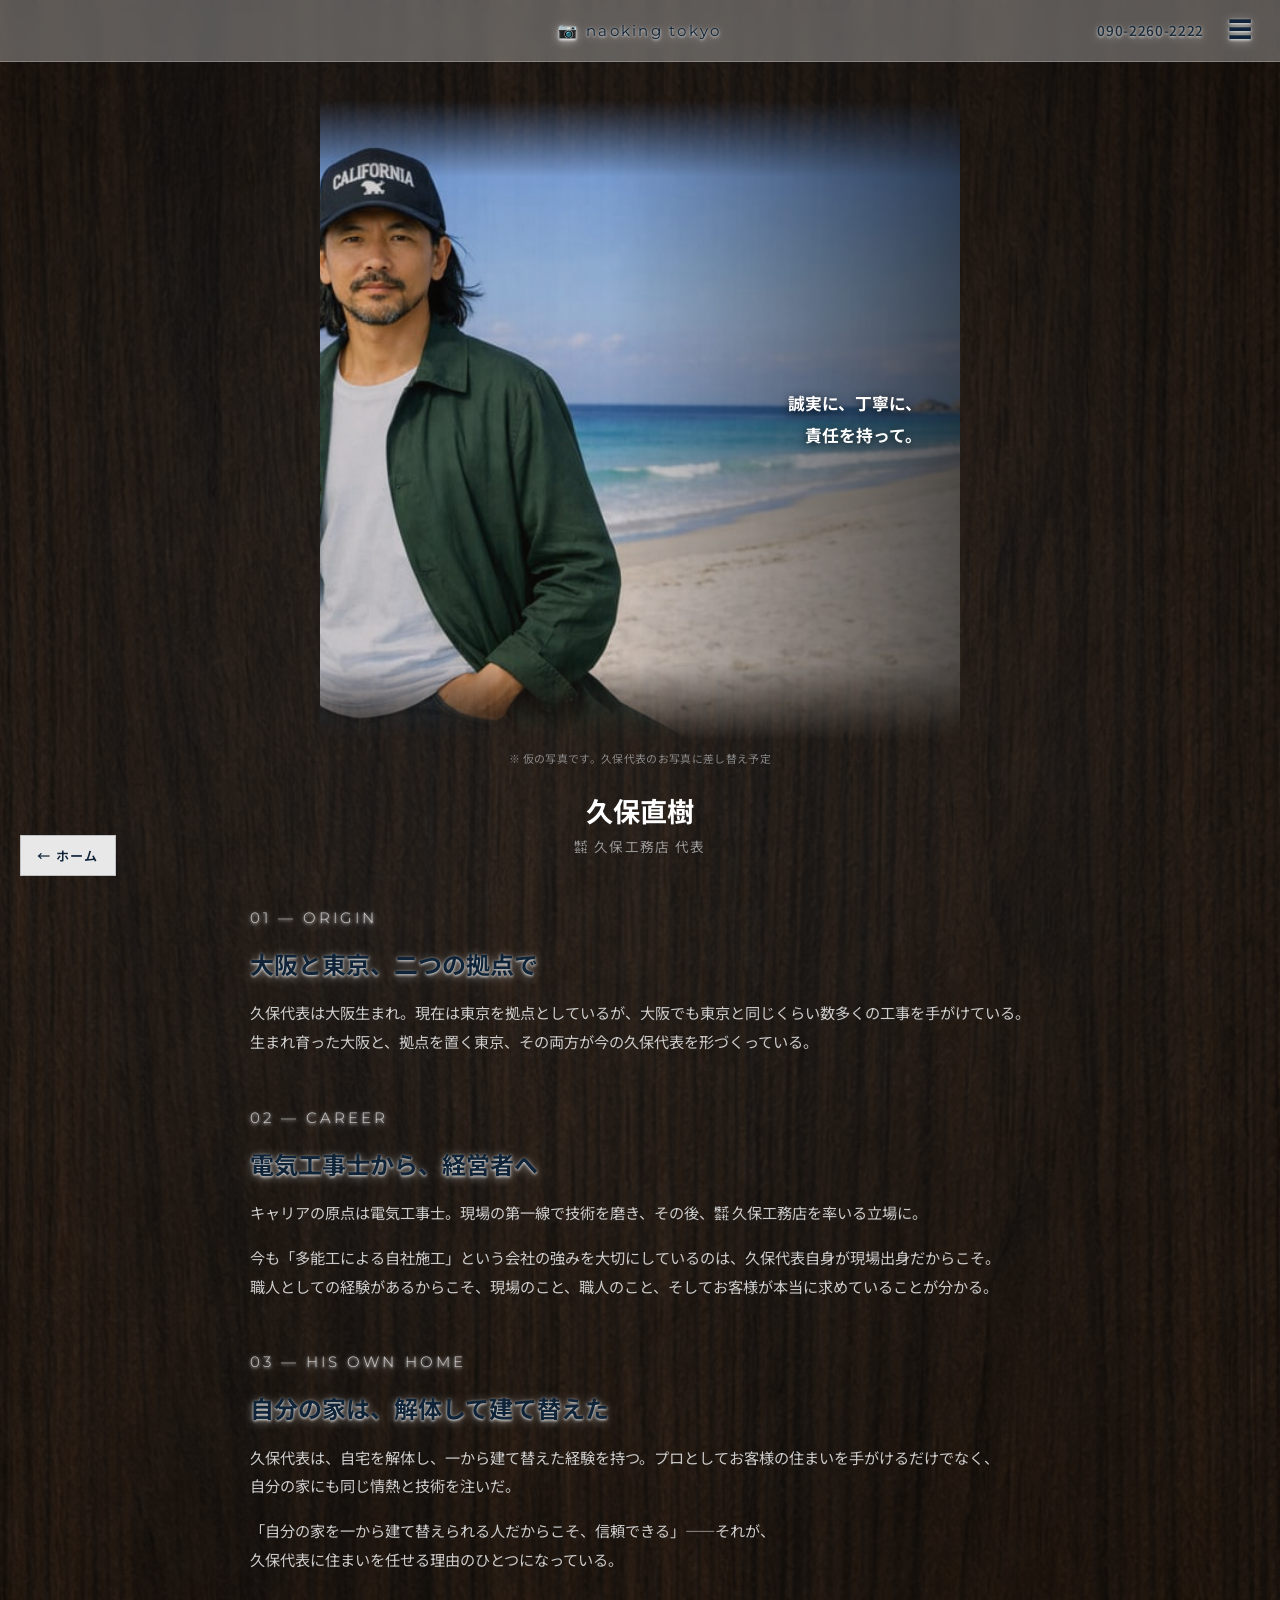
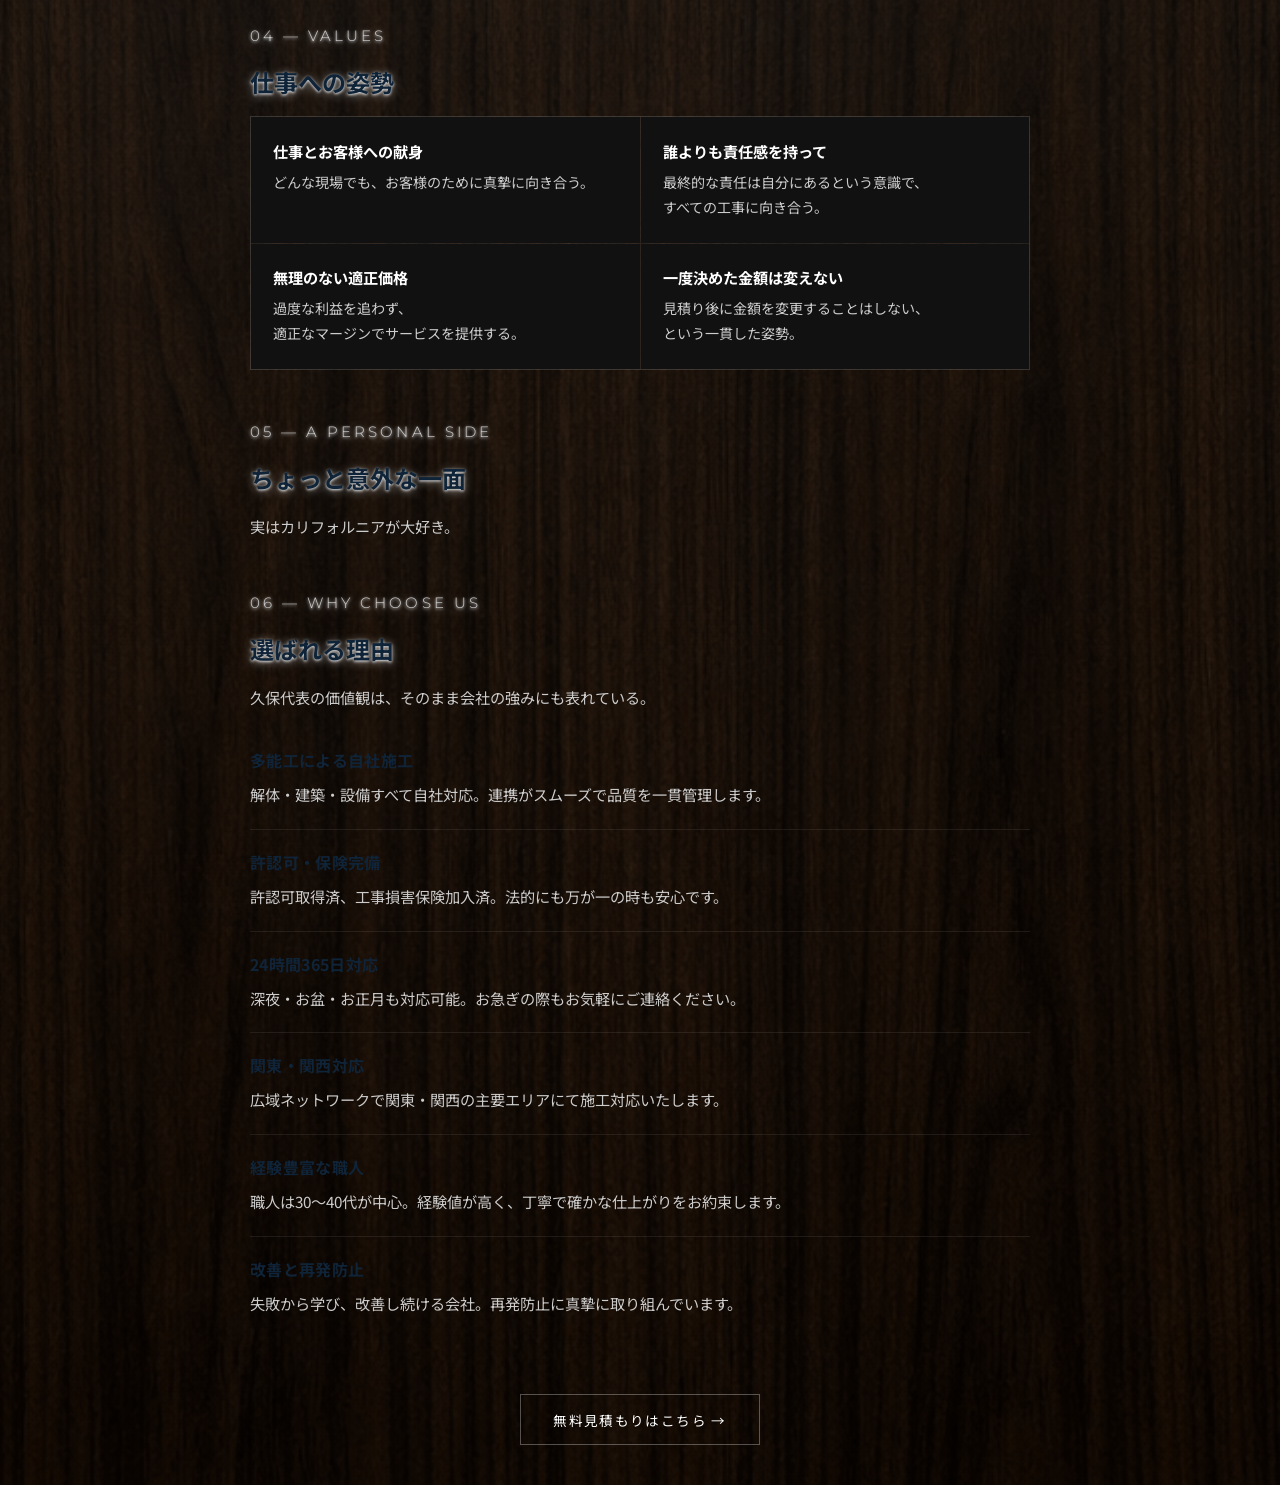
<file: kubo-story.html>
<!DOCTYPE html>
<html lang="ja">
<head>
  <meta charset="UTF-8">
  <meta name="viewport" content="width=device-width, initial-scale=1.0">
  <title>久保代表のストーリー（下書き） | ㍿ 久保工務店</title>
  <meta name="robots" content="noindex, nofollow">
  <link rel="icon" href="logo.jpg" type="image/jpeg">
  <link rel="preconnect" href="https://fonts.googleapis.com">
  <link rel="preconnect" href="https://fonts.gstatic.com" crossorigin>
  <link href="https://fonts.googleapis.com/css2?family=Noto+Sans+JP:wght@300;400;500;700;900&family=Montserrat:wght@400;600;700;800;900&display=swap" rel="stylesheet">
  <link rel="stylesheet" href="styles.css">
  <style>
    .story-page {
      position: relative;
      padding: 100px 20px 40px;
      background-image: url('Background/bg-wood-grain.png');
      background-size: cover;
      background-position: center;
      background-repeat: no-repeat;
      background-color: #0a0a0a;
      min-height: 100vh;
    }
    .story-page::before {
      content: '';
      position: absolute;
      inset: 0;
      background: rgba(0,0,0,0.6);
      z-index: 0;
    }
    @media (max-width: 800px) { .story-page { padding-top: 80px; } }

    .story-container { position: relative; z-index: 1; max-width: 780px; margin: 0 auto; }

    .story-hero { text-align: center; margin-bottom: 3rem; }
    .story-photo {
      position: relative;
      width: 100vw;
      aspect-ratio: 1 / 1;
      margin: 0 0 0.6rem;
      margin-left: calc(50% - 50vw);
      margin-right: calc(50% - 50vw);
      background: rgba(255,255,255,0.04);
      overflow: hidden;
      -webkit-mask-image: linear-gradient(to bottom, transparent 0%, black 12%, black 88%, transparent 100%);
      mask-image: linear-gradient(to bottom, transparent 0%, black 12%, black 88%, transparent 100%);
    }
    @media (min-width: 801px) {
      .story-photo {
        width: 100%;
        max-width: 640px;
        margin-left: auto;
        margin-right: auto;
      }
    }
    .story-photo img {
      width: 100%; height: 100%;
      object-fit: cover;
      object-position: center 25%;
      display: block;
      opacity: 0.8;
    }
    .story-photo::after {
      content: '';
      position: absolute;
      inset: 0;
      background: linear-gradient(to right, transparent 45%, rgba(0,0,0,0.6) 100%);
    }
    .story-slogan {
      position: absolute;
      z-index: 1;
      right: 6%;
      top: 50%;
      transform: translateY(-50%);
      max-width: 55%;
      text-align: right;
      color: #ffffff;
      font-size: 1.05rem;
      font-weight: 700;
      line-height: 1.9;
      text-shadow: 0 2px 10px rgba(0,0,0,0.8);
    }
    .story-photo-caption {
      font-size: 0.68rem;
      color: #888888;
      letter-spacing: 0.03em;
      text-align: center;
      margin: 0 auto 1.5rem;
    }
    .story-name { font-size: 1.7rem; font-weight: 700; color: #ffffff; margin-bottom: 0.4rem; }
    .story-role { font-size: 0.85rem; color: #999999; letter-spacing: 0.1em; }

    .story-block { text-align: left; margin-bottom: 3rem; }
    .story-block .section-eyebrow { text-align: left; }
    .story-block .section-heading { font-size: 1.5rem; text-align: left; margin-bottom: 1.2rem; }
    .story-block p { font-size: 0.95rem; line-height: 1.9; color: #cccccc; margin-bottom: 1rem; }
    .story-block p:last-child { margin-bottom: 0; }

    .value-grid {
      display: grid;
      grid-template-columns: 1fr 1fr;
      gap: 1px;
      background: rgba(255,255,255,0.08);
      border: 1px solid rgba(255,255,255,0.08);
    }
    @media (max-width: 560px) { .value-grid { grid-template-columns: 1fr; } }
    .value-card { background: #111111; padding: 1.4rem; }
    .value-card h4 { font-size: 0.95rem; color: #ffffff; margin-bottom: 0.5rem; }
    .value-card p { font-size: 0.88rem; color: #cccccc; line-height: 1.8; margin: 0; }

    .story-cta { text-align: center; margin-top: 3.5rem; }
    .story-cta a {
      display: inline-block;
      color: #ffffff;
      border: 1px solid rgba(255,255,255,0.3);
      padding: 0.9rem 2rem;
      font-size: 0.85rem;
      letter-spacing: 0.1em;
      text-decoration: none;
    }
    .story-cta a:hover { border-color: #ffffff; }
  </style>
</head>
<body>

<!-- ══════════ NAV ══════════ -->
<nav>
  <div style="flex:1"></div>
  <div class="nav-logo"><a href="https://www.instagram.com/naokingtokyo" target="_blank" rel="noopener noreferrer" style="color: inherit; text-decoration: none;">📷 naoking <span>tokyo</span></a></div>
  <div style="flex:1; display:flex; justify-content:flex-end; align-items:center; gap:1rem;">
    <a href="tel:09022602222" class="nav-phone">090-2260-2222</a>
    <button id="hamburger" aria-label="メニューを開く">☰</button>
  </div>
  <div id="mobile-menu">
    <a href="index.html#quote">→ 無料見積もり</a>
    <a href="index.html#services">→ サービス内容</a>
    <a href="portfolio.html">→ 施工事例</a>
    <a href="index.html#quote">→ お問い合わせ</a>
  </div>
</nav>

<main class="story-page">

  <div class="story-container">

    <div class="story-hero">
      <div class="story-photo">
        <img src="images/kubo-placeholder.jpg" width="800" height="533" alt="プロフィール写真（仮）">
        <p class="story-slogan">誠実に、丁寧に、<br>責任を持って。</p>
      </div>
      <p class="story-photo-caption">※ 仮の写真です。久保代表のお写真に差し替え予定</p>
      <div class="story-name">久保直樹</div>
      <p class="story-role">㍿ 久保工務店 代表</p>
    </div>

    <div class="story-block">
      <p class="section-eyebrow">01 — ORIGIN</p>
      <h2 class="section-heading">大阪と東京、二つの拠点で</h2>
      <p>久保代表は大阪生まれ。現在は東京を拠点としているが、大阪でも東京と同じくらい数多くの工事を手がけている。生まれ育った大阪と、拠点を置く東京、その両方が今の久保代表を形づくっている。</p>
    </div>

    <div class="story-block">
      <p class="section-eyebrow">02 — CAREER</p>
      <h2 class="section-heading">電気工事士から、経営者へ</h2>
      <p>キャリアの原点は電気工事士。現場の第一線で技術を磨き、その後、㍿ 久保工務店を率いる立場に。</p>
      <p>今も「多能工による自社施工」という会社の強みを大切にしているのは、久保代表自身が現場出身だからこそ。職人としての経験があるからこそ、現場のこと、職人のこと、そしてお客様が本当に求めていることが分かる。</p>
    </div>

    <div class="story-block">
      <p class="section-eyebrow">03 — HIS OWN HOME</p>
      <h2 class="section-heading">自分の家は、解体して建て替えた</h2>
      <p>久保代表は、自宅を解体し、一から建て替えた経験を持つ。プロとしてお客様の住まいを手がけるだけでなく、自分の家にも同じ情熱と技術を注いだ。</p>
      <p>「自分の家を一から建て替えられる人だからこそ、信頼できる」——それが、久保代表に住まいを任せる理由のひとつになっている。</p>
    </div>

    <div class="story-block">
      <p class="section-eyebrow">04 — VALUES</p>
      <h2 class="section-heading">仕事への姿勢</h2>
      <div class="value-grid">
        <div class="value-card">
          <h4>仕事とお客様への献身</h4>
          <p>どんな現場でも、お客様のために真摯に向き合う。</p>
        </div>
        <div class="value-card">
          <h4>誰よりも責任感を持って</h4>
          <p>最終的な責任は自分にあるという意識で、すべての工事に向き合う。</p>
        </div>
        <div class="value-card">
          <h4>無理のない適正価格</h4>
          <p>過度な利益を追わず、適正なマージンでサービスを提供する。</p>
        </div>
        <div class="value-card">
          <h4>一度決めた金額は変えない</h4>
          <p>見積り後に金額を変更することはしない、という一貫した姿勢。</p>
        </div>
      </div>
    </div>

    <div class="story-block">
      <p class="section-eyebrow">05 — A PERSONAL SIDE</p>
      <h2 class="section-heading">ちょっと意外な一面</h2>
      <p>実はカリフォルニアが大好き。</p>
    </div>

    <div class="story-block">
      <p class="section-eyebrow">06 — WHY CHOOSE US</p>
      <h2 class="section-heading">選ばれる理由</h2>
      <p>久保代表の価値観は、そのまま会社の強みにも表れている。</p>
      <div style="display:flex; flex-direction:column; gap:0; margin-top:1rem;">
        <div class="strength-card">
          <h3 class="strength-title">多能工による自社施工</h3>
          <p class="strength-desc">解体・建築・設備すべて自社対応。連携がスムーズで品質を一貫管理します。</p>
        </div>
        <div class="strength-card">
          <h3 class="strength-title">許認可・保険完備</h3>
          <p class="strength-desc">許認可取得済、工事損害保険加入済。法的にも万が一の時も安心です。</p>
        </div>
        <div class="strength-card">
          <h3 class="strength-title">24時間365日対応</h3>
          <p class="strength-desc">深夜・お盆・お正月も対応可能。お急ぎの際もお気軽にご連絡ください。</p>
        </div>
        <div class="strength-card">
          <h3 class="strength-title">関東・関西対応</h3>
          <p class="strength-desc">広域ネットワークで関東・関西の主要エリアにて施工対応いたします。</p>
        </div>
        <div class="strength-card">
          <h3 class="strength-title">経験豊富な職人</h3>
          <p class="strength-desc">職人は30〜40代が中心。経験値が高く、丁寧で確かな仕上がりをお約束します。</p>
        </div>
        <div class="strength-card" style="border-bottom:none;">
          <h3 class="strength-title">改善と再発防止</h3>
          <p class="strength-desc">失敗から学び、改善し続ける会社。再発防止に真摯に取り組んでいます。</p>
        </div>
      </div>
    </div>

    <div class="story-cta">
      <a href="index.html#quote">無料見積もりはこちら →</a>
    </div>

  </div>
</main>

<a href="index.html" class="floating-back-btn">← ホーム</a>

<script>
  const hamburger = document.getElementById('hamburger');
  const mobileMenu = document.getElementById('mobile-menu');
  hamburger.addEventListener('click', function() {
    mobileMenu.style.display = mobileMenu.style.display === 'block' ? 'none' : 'block';
  });
  mobileMenu.querySelectorAll('a').forEach(a =>
    a.addEventListener('click', () => { mobileMenu.style.display = 'none'; })
  );
  document.addEventListener('click', function(e) {
    if (!e.target.closest('nav')) mobileMenu.style.display = 'none';
  });
</script>

</body>
</html>
</file>
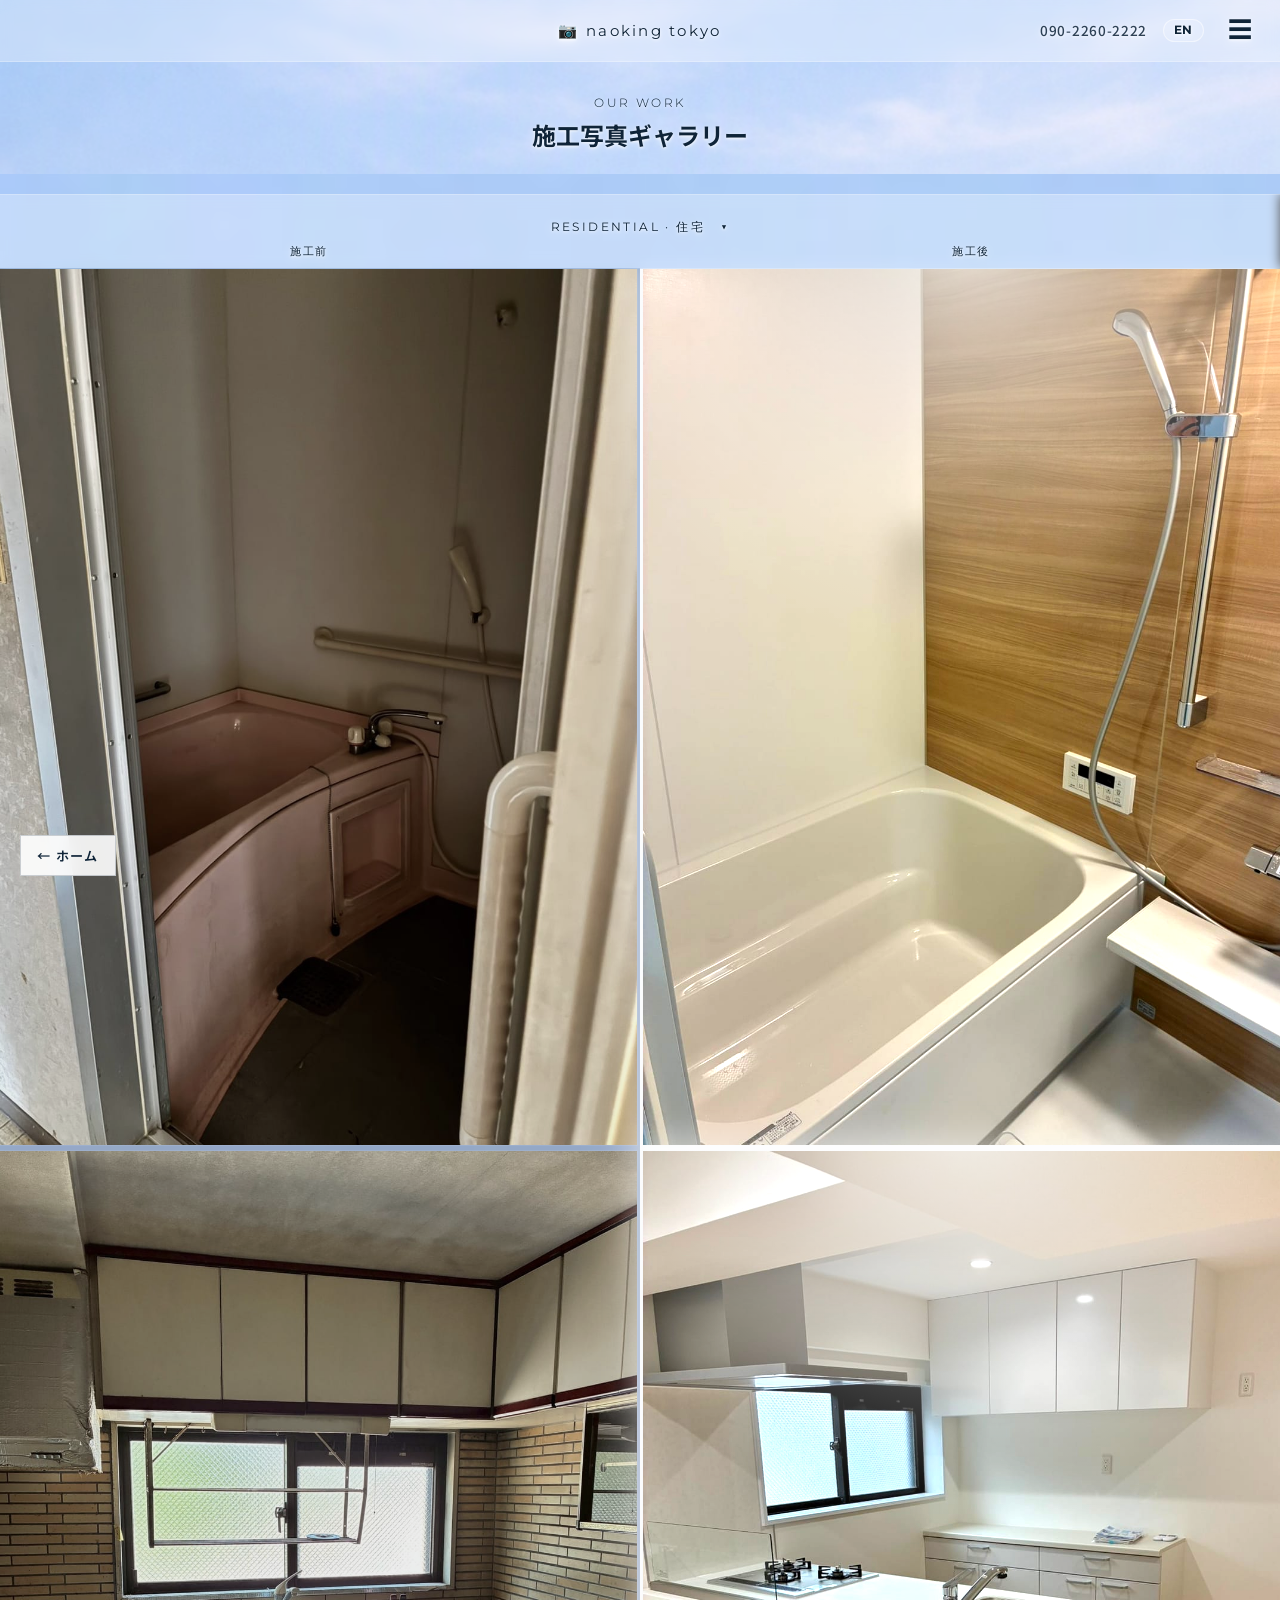
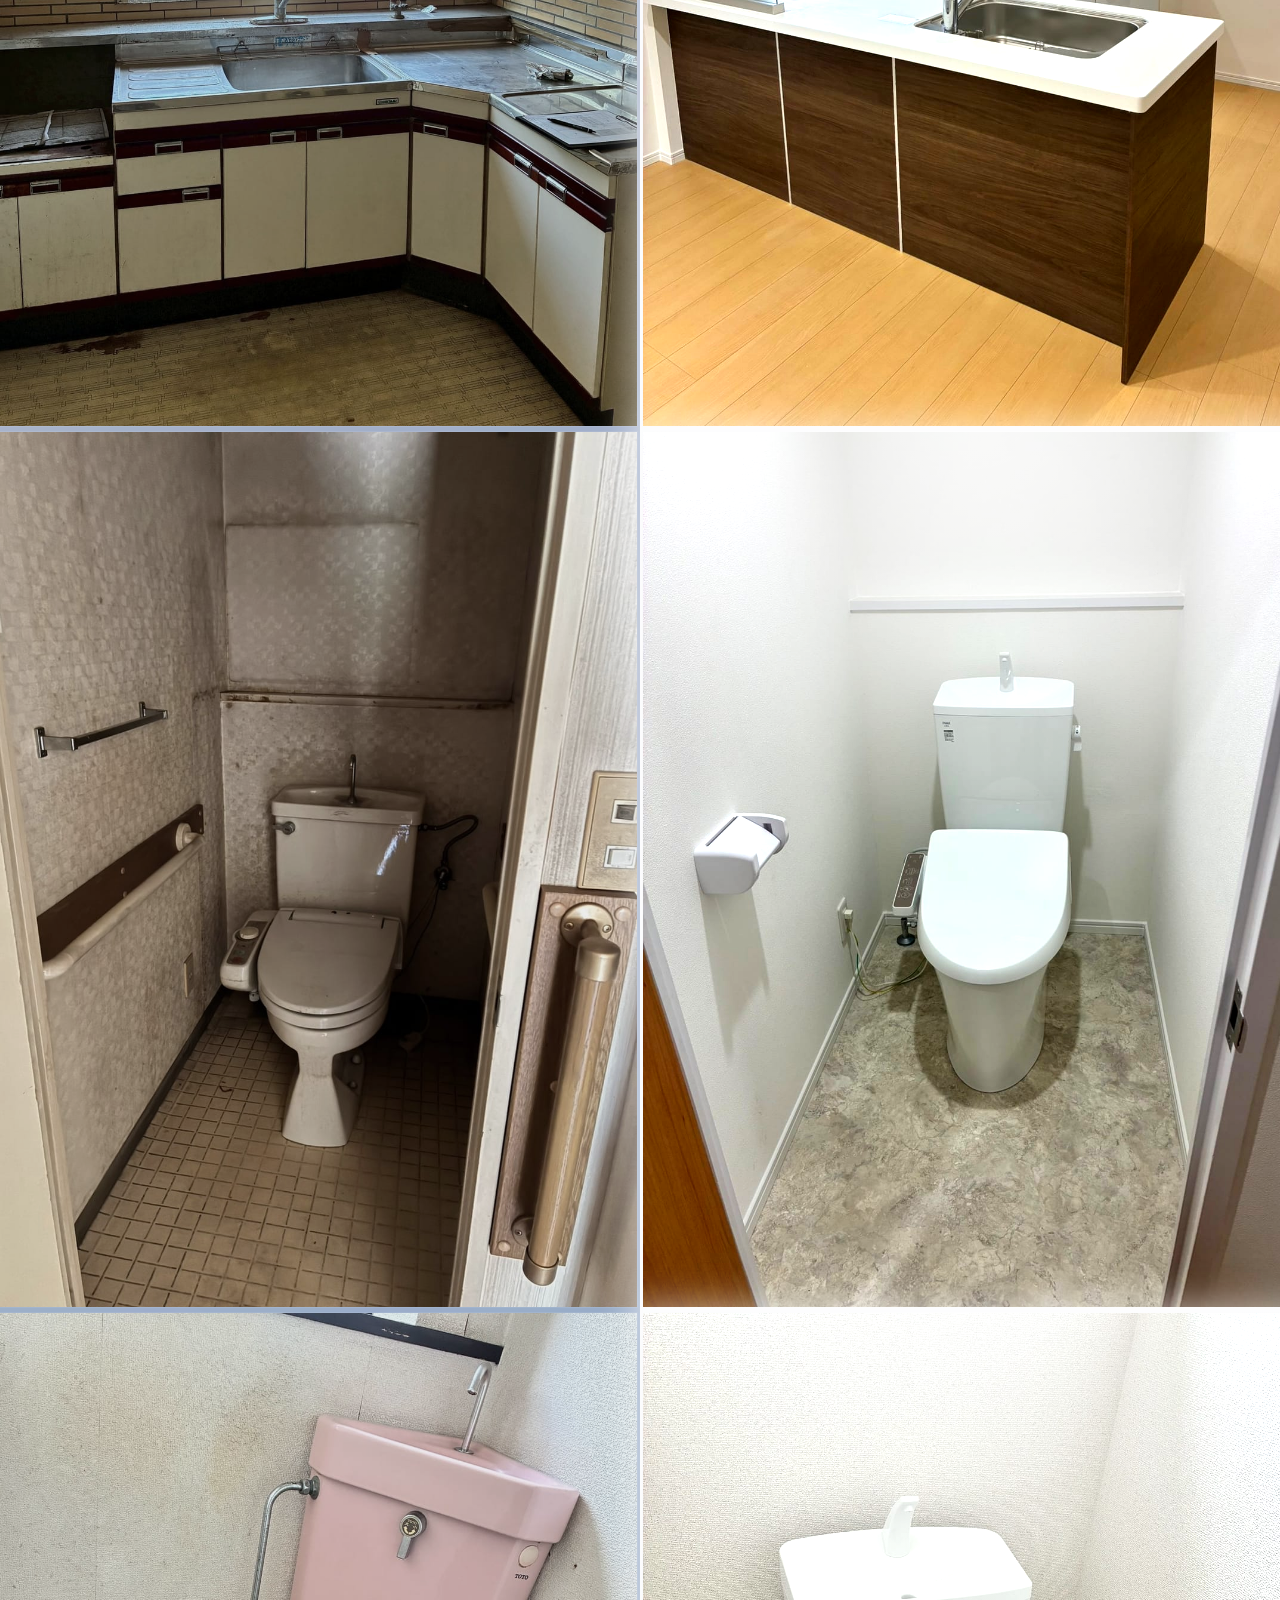
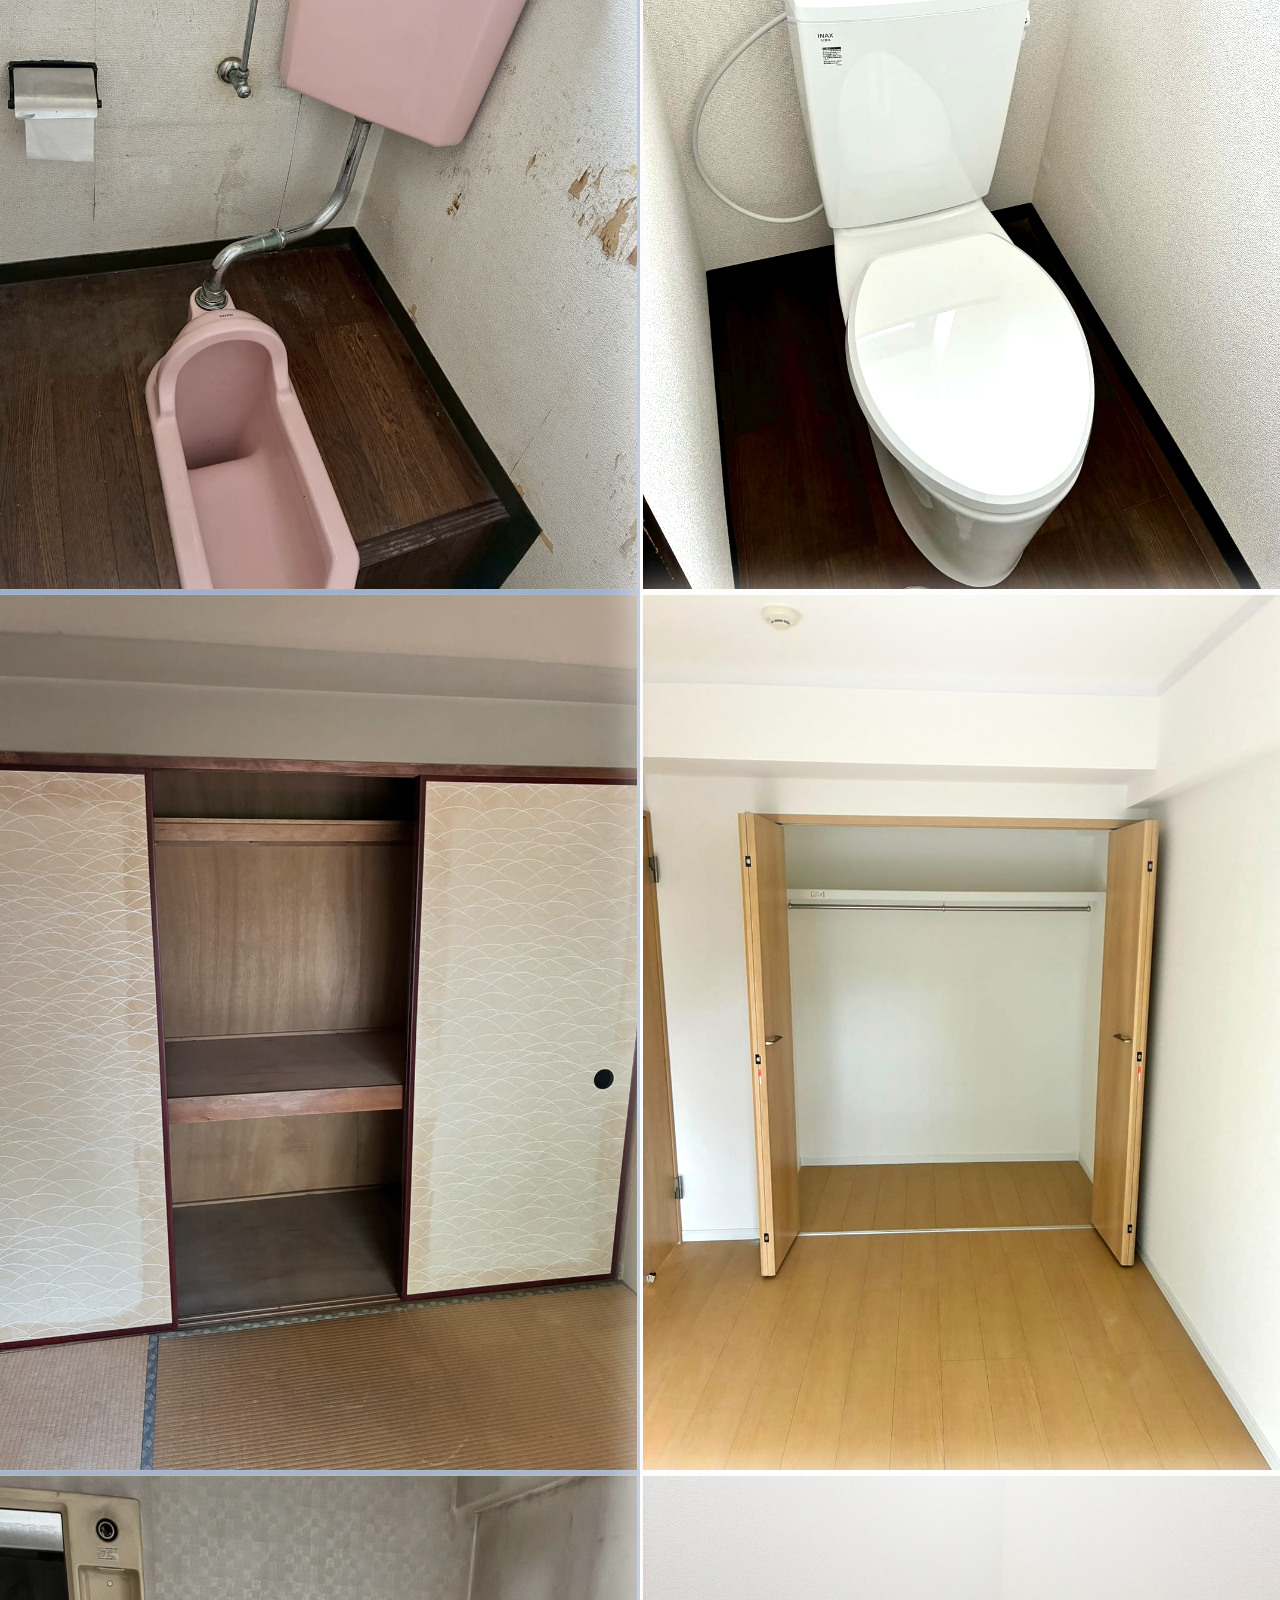
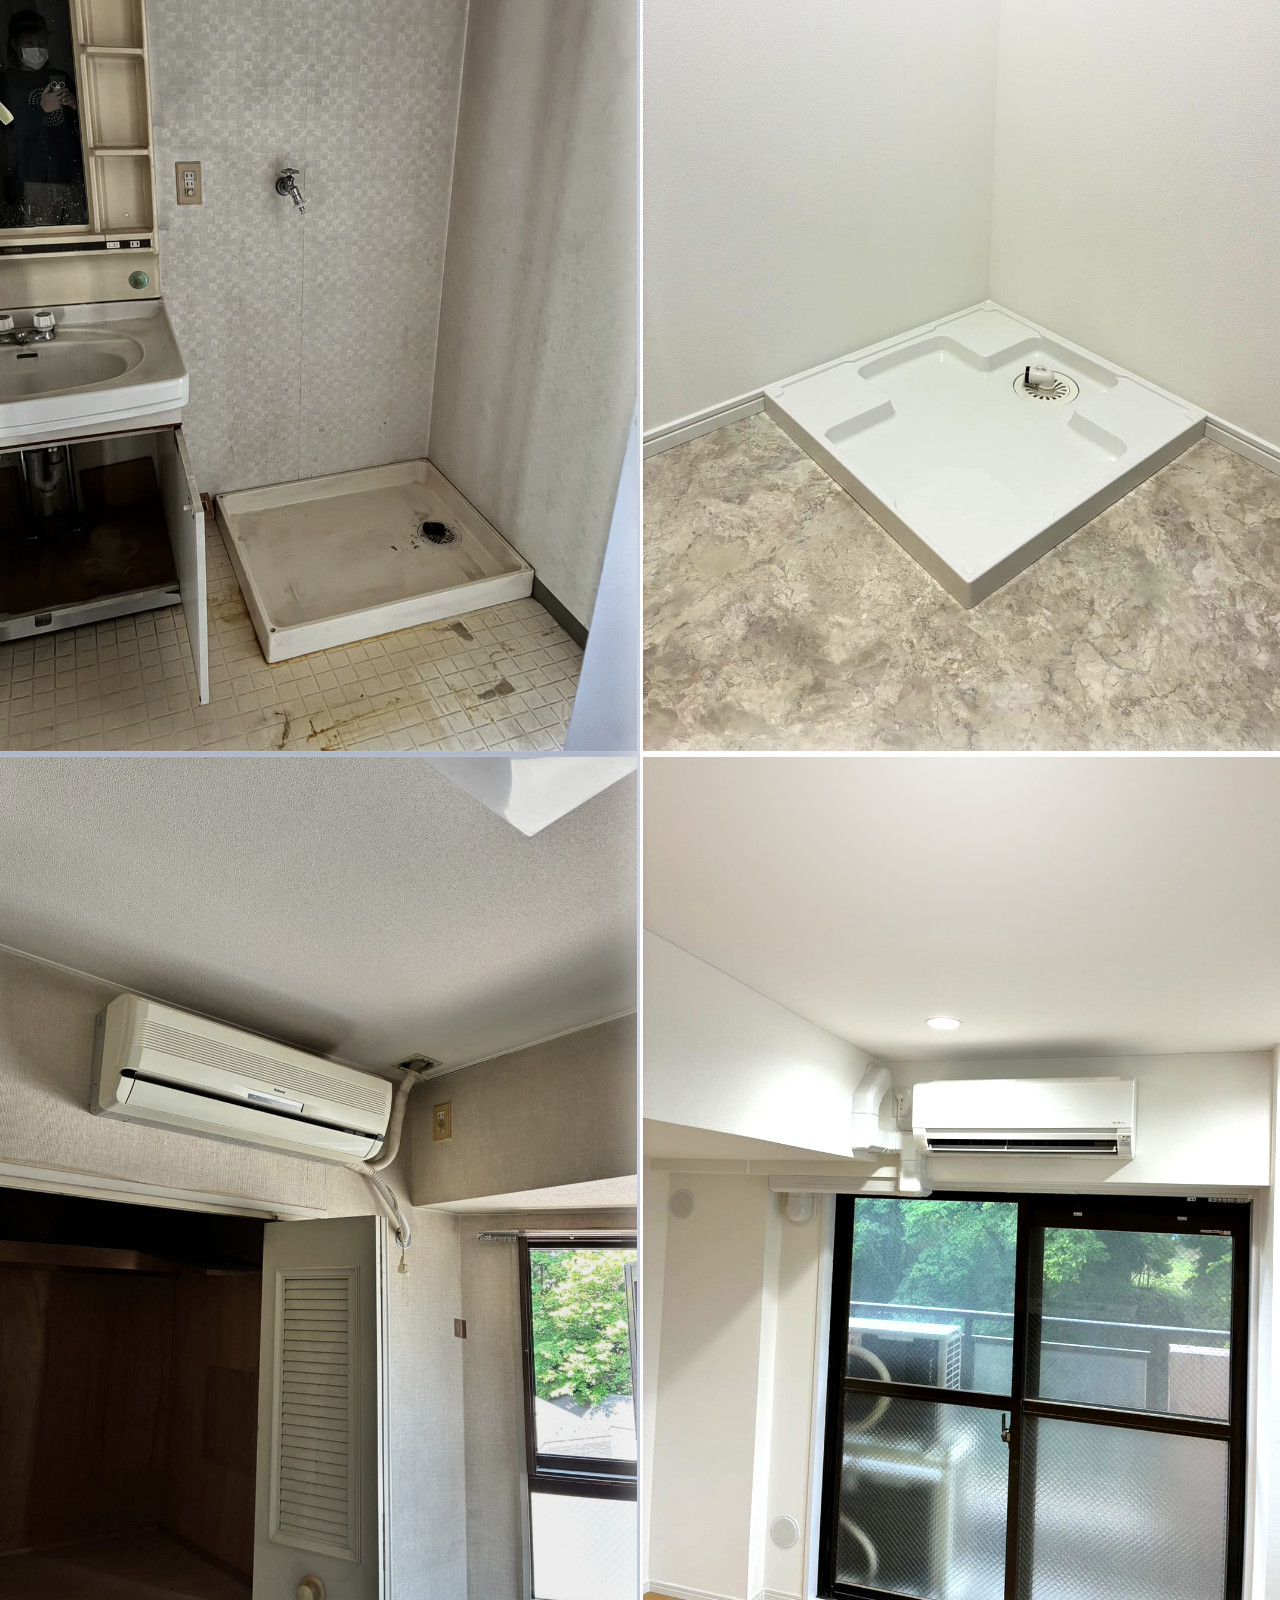
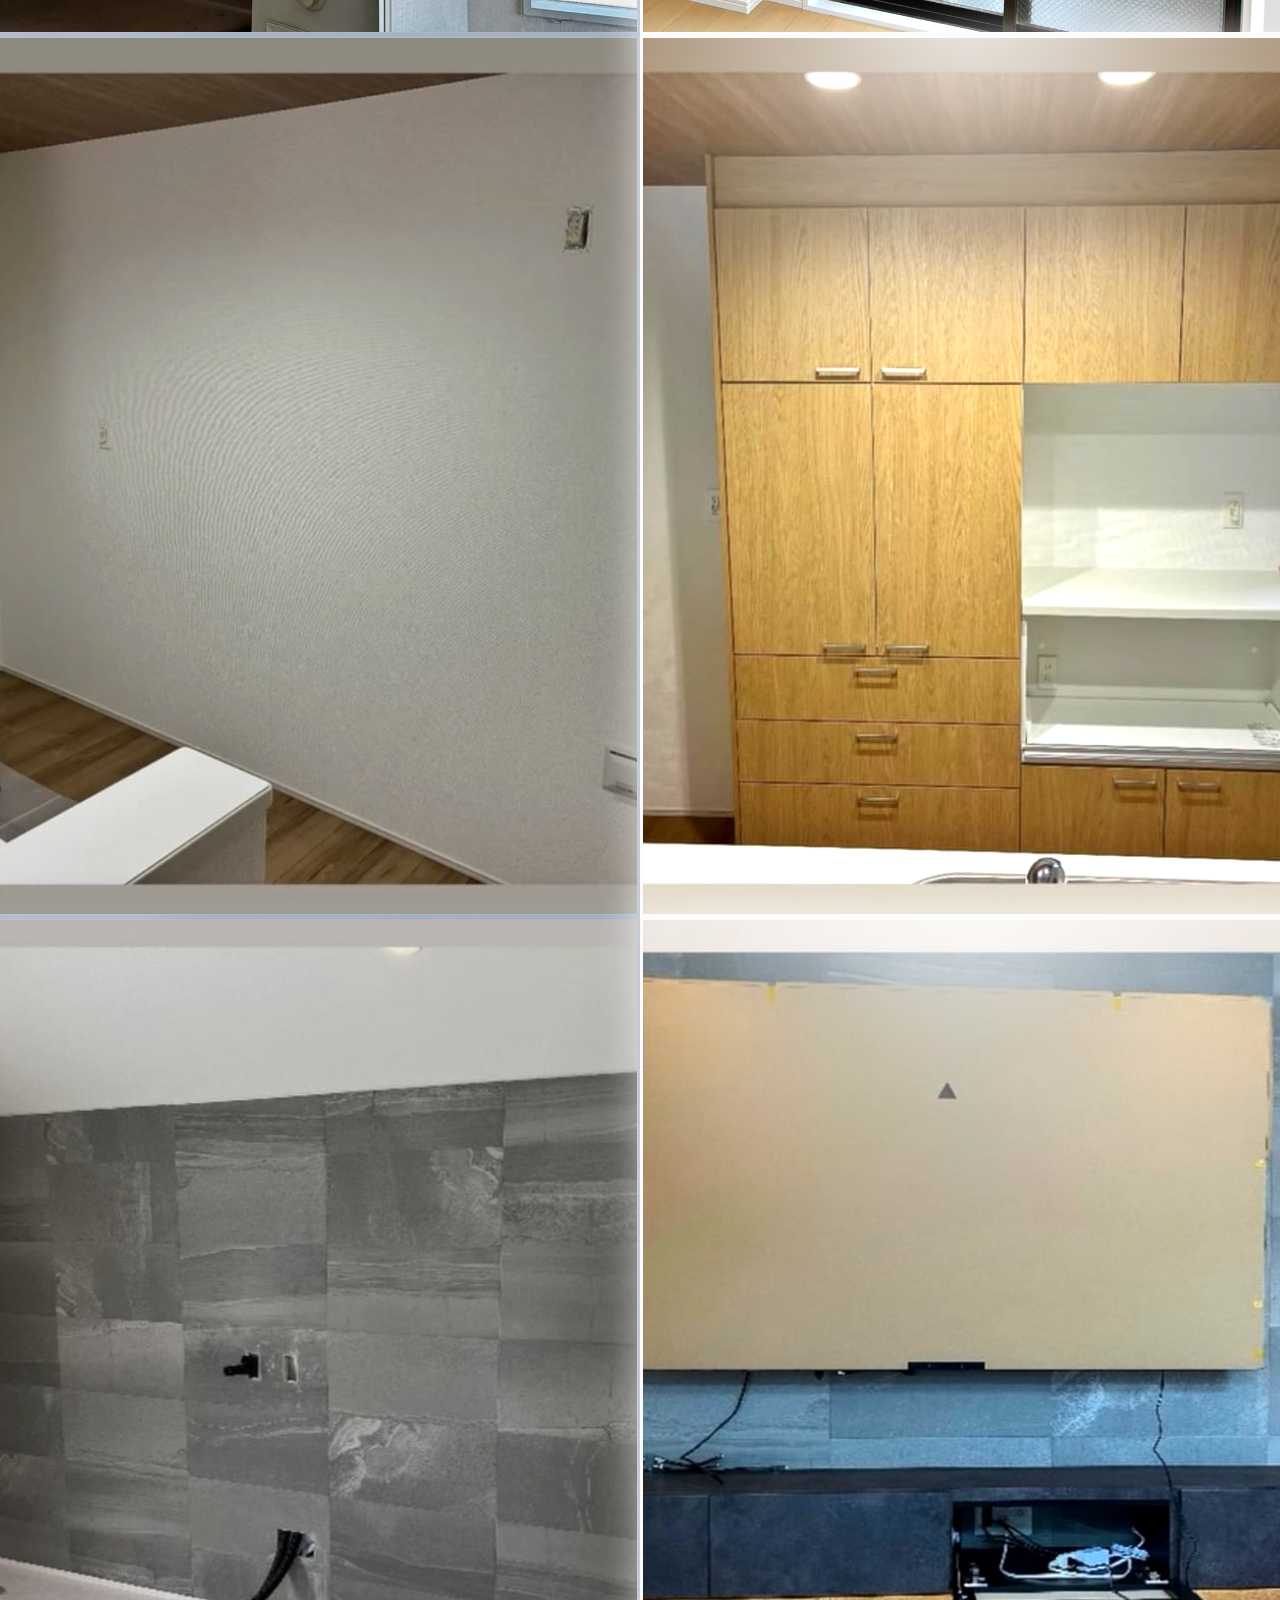
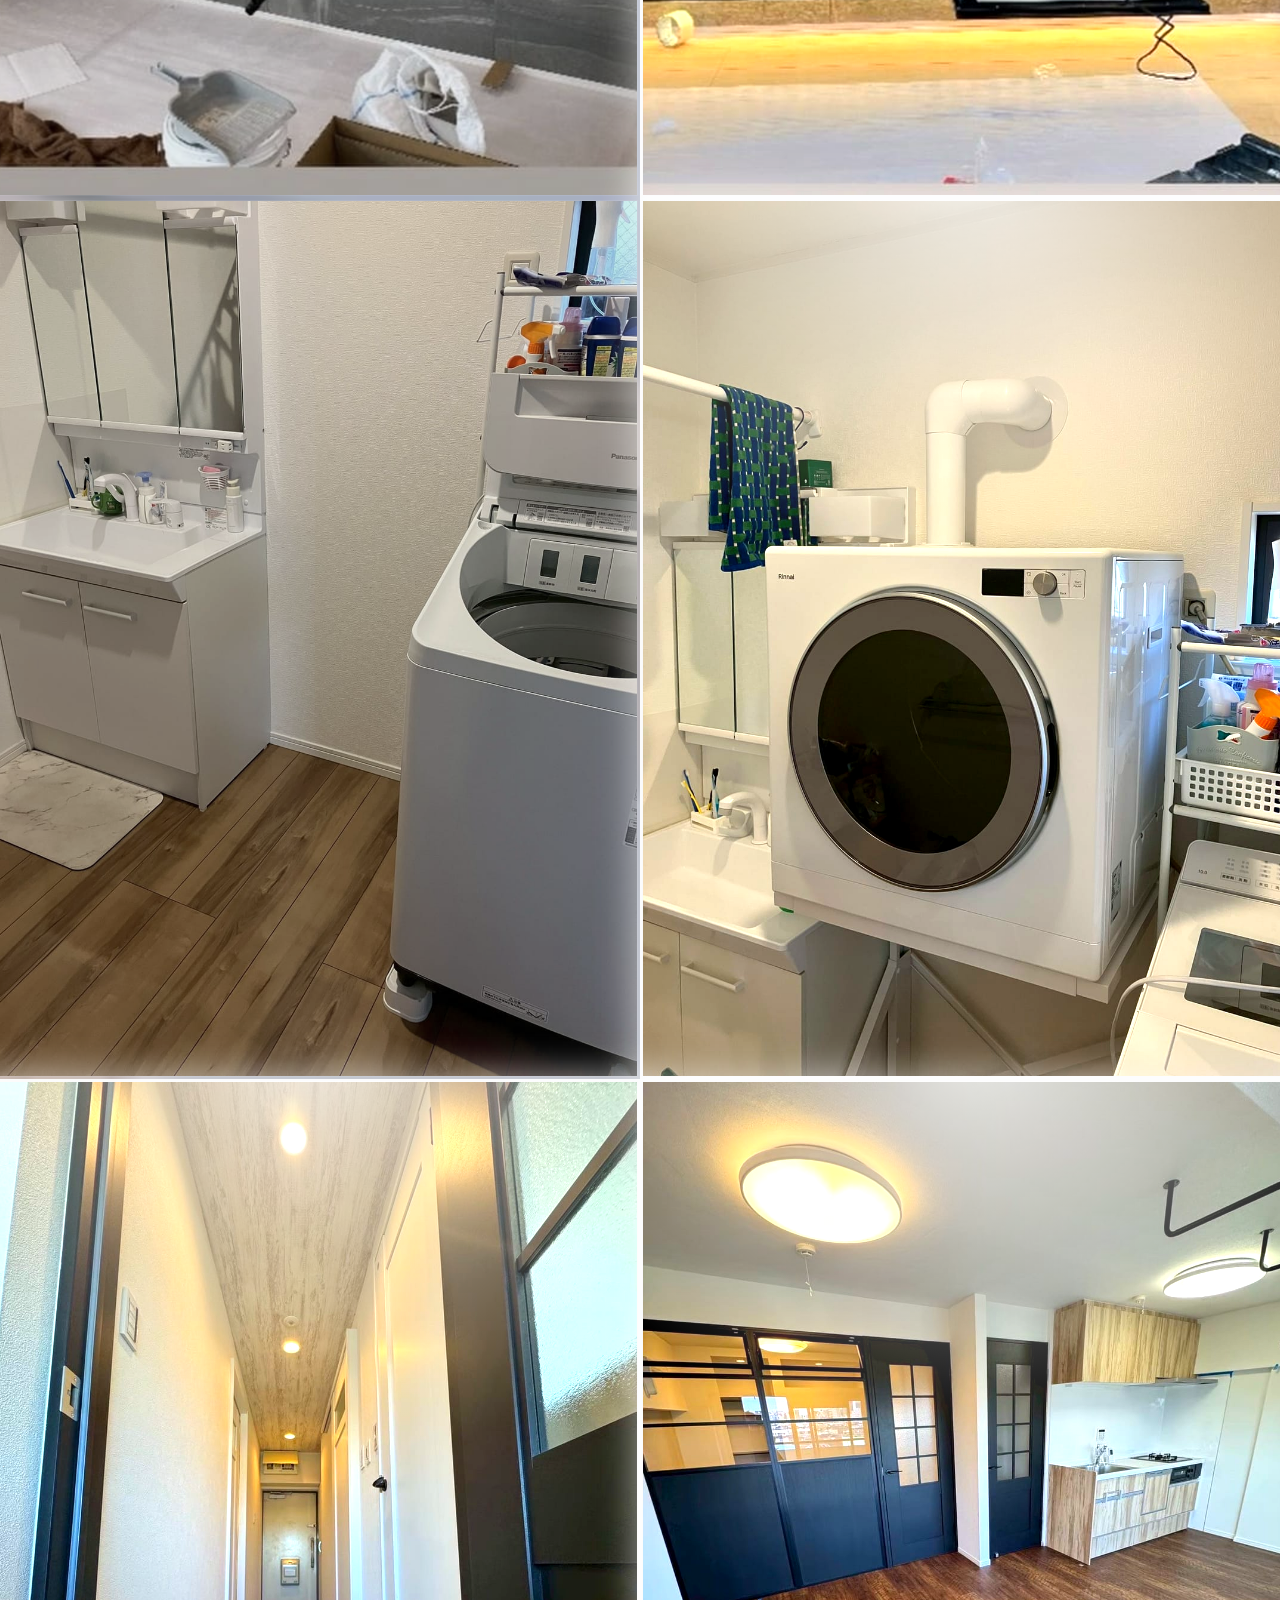
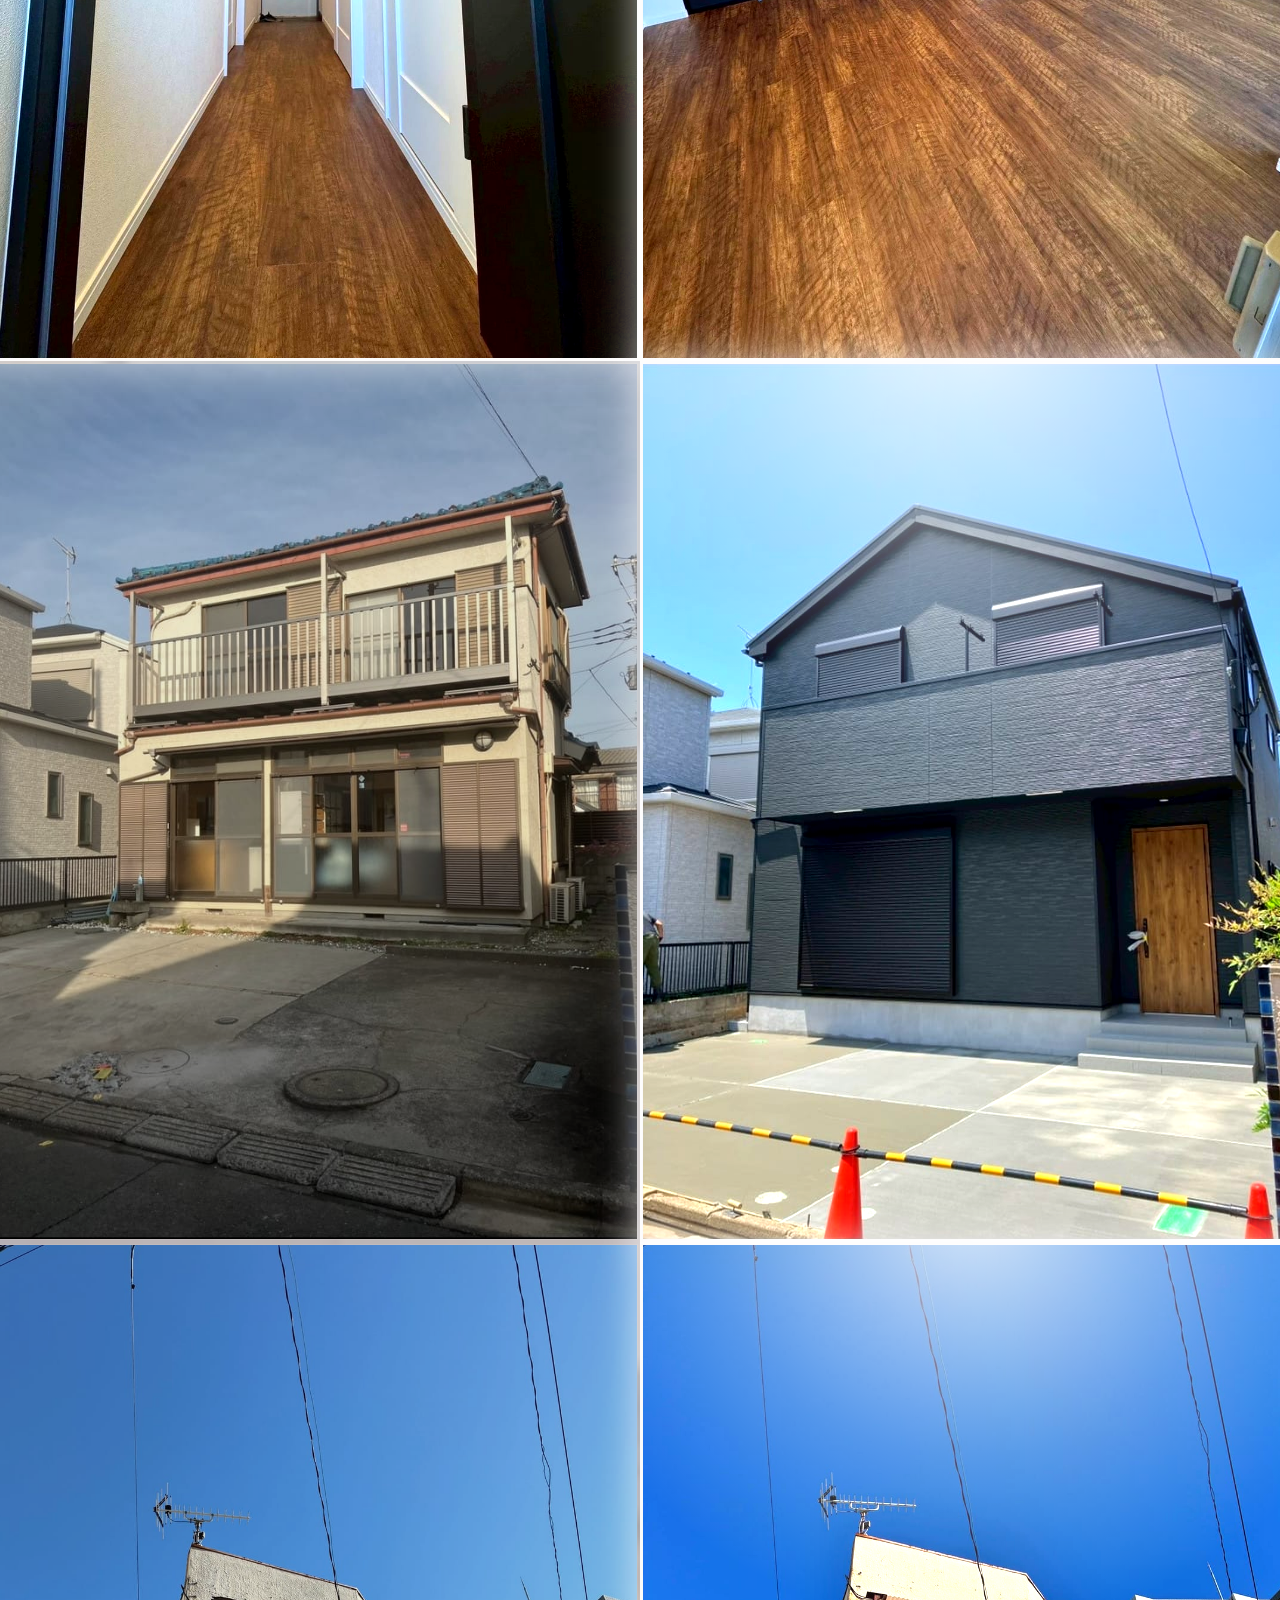
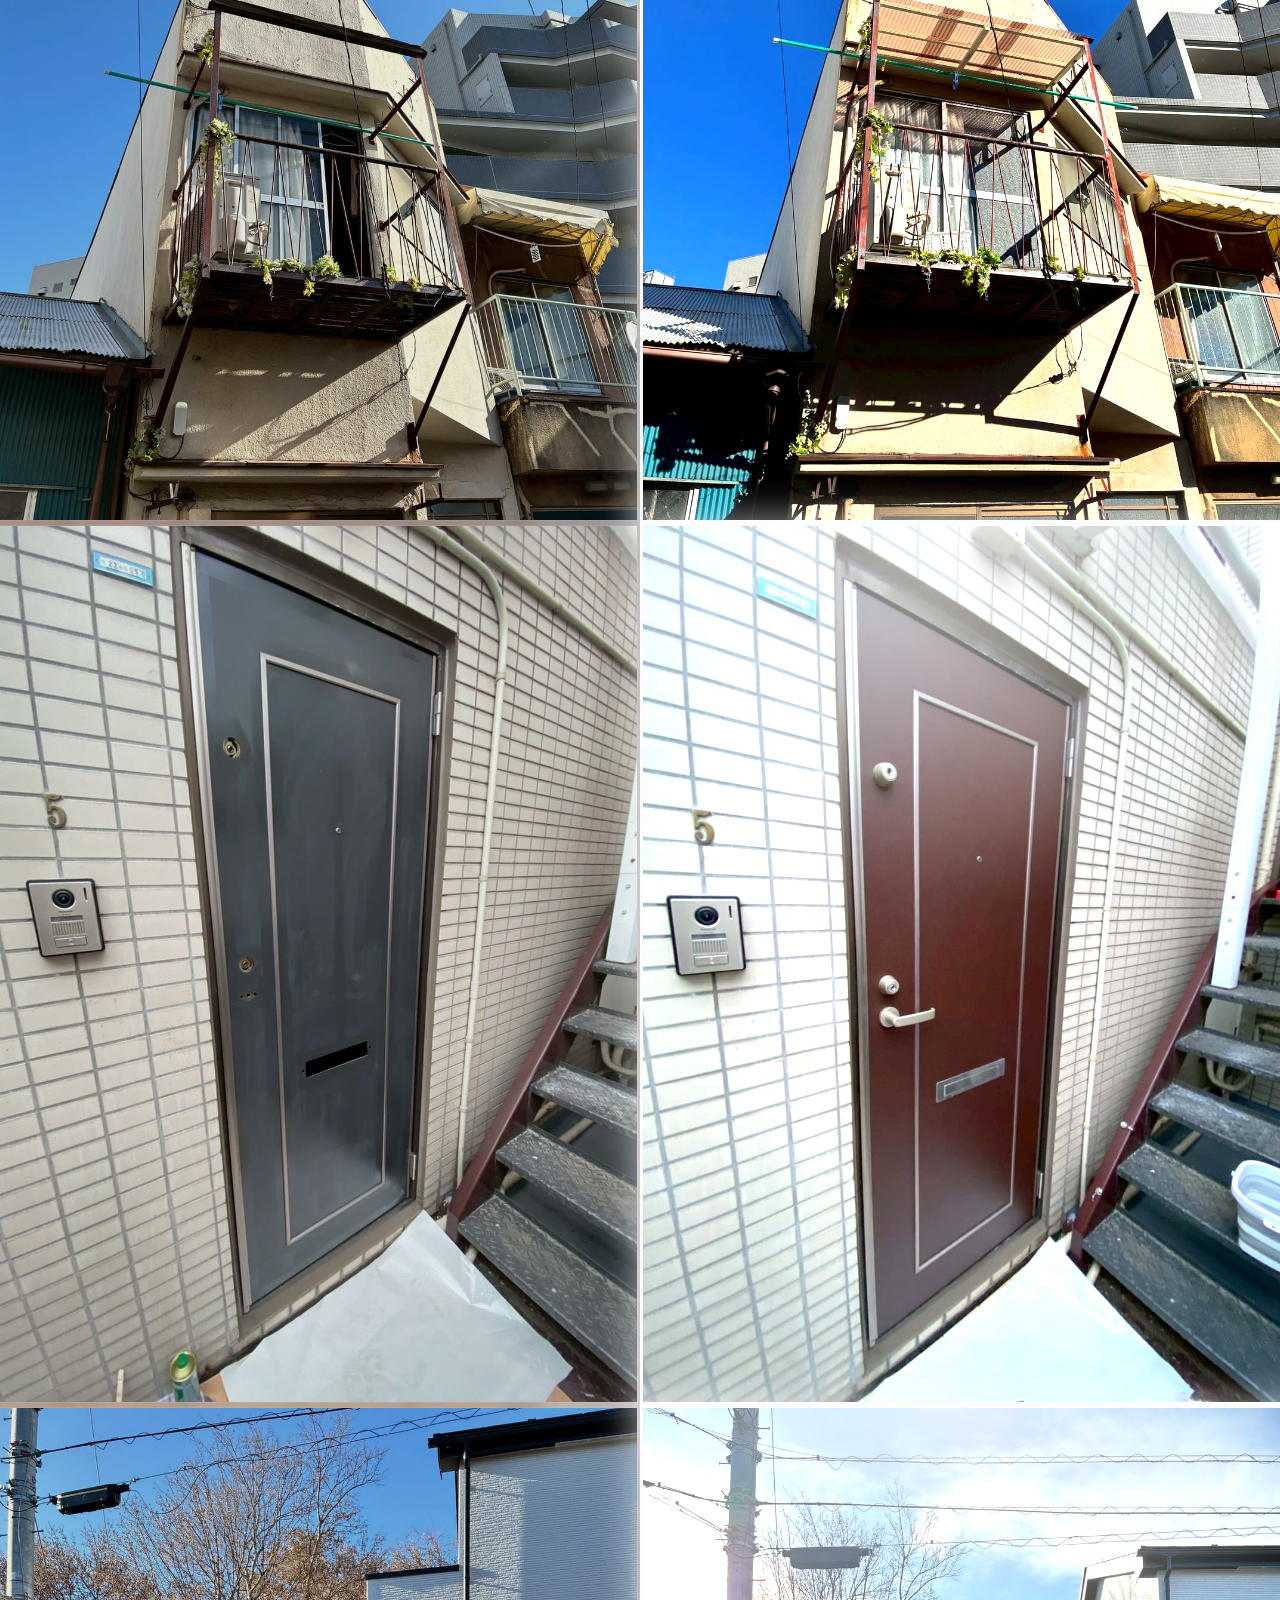
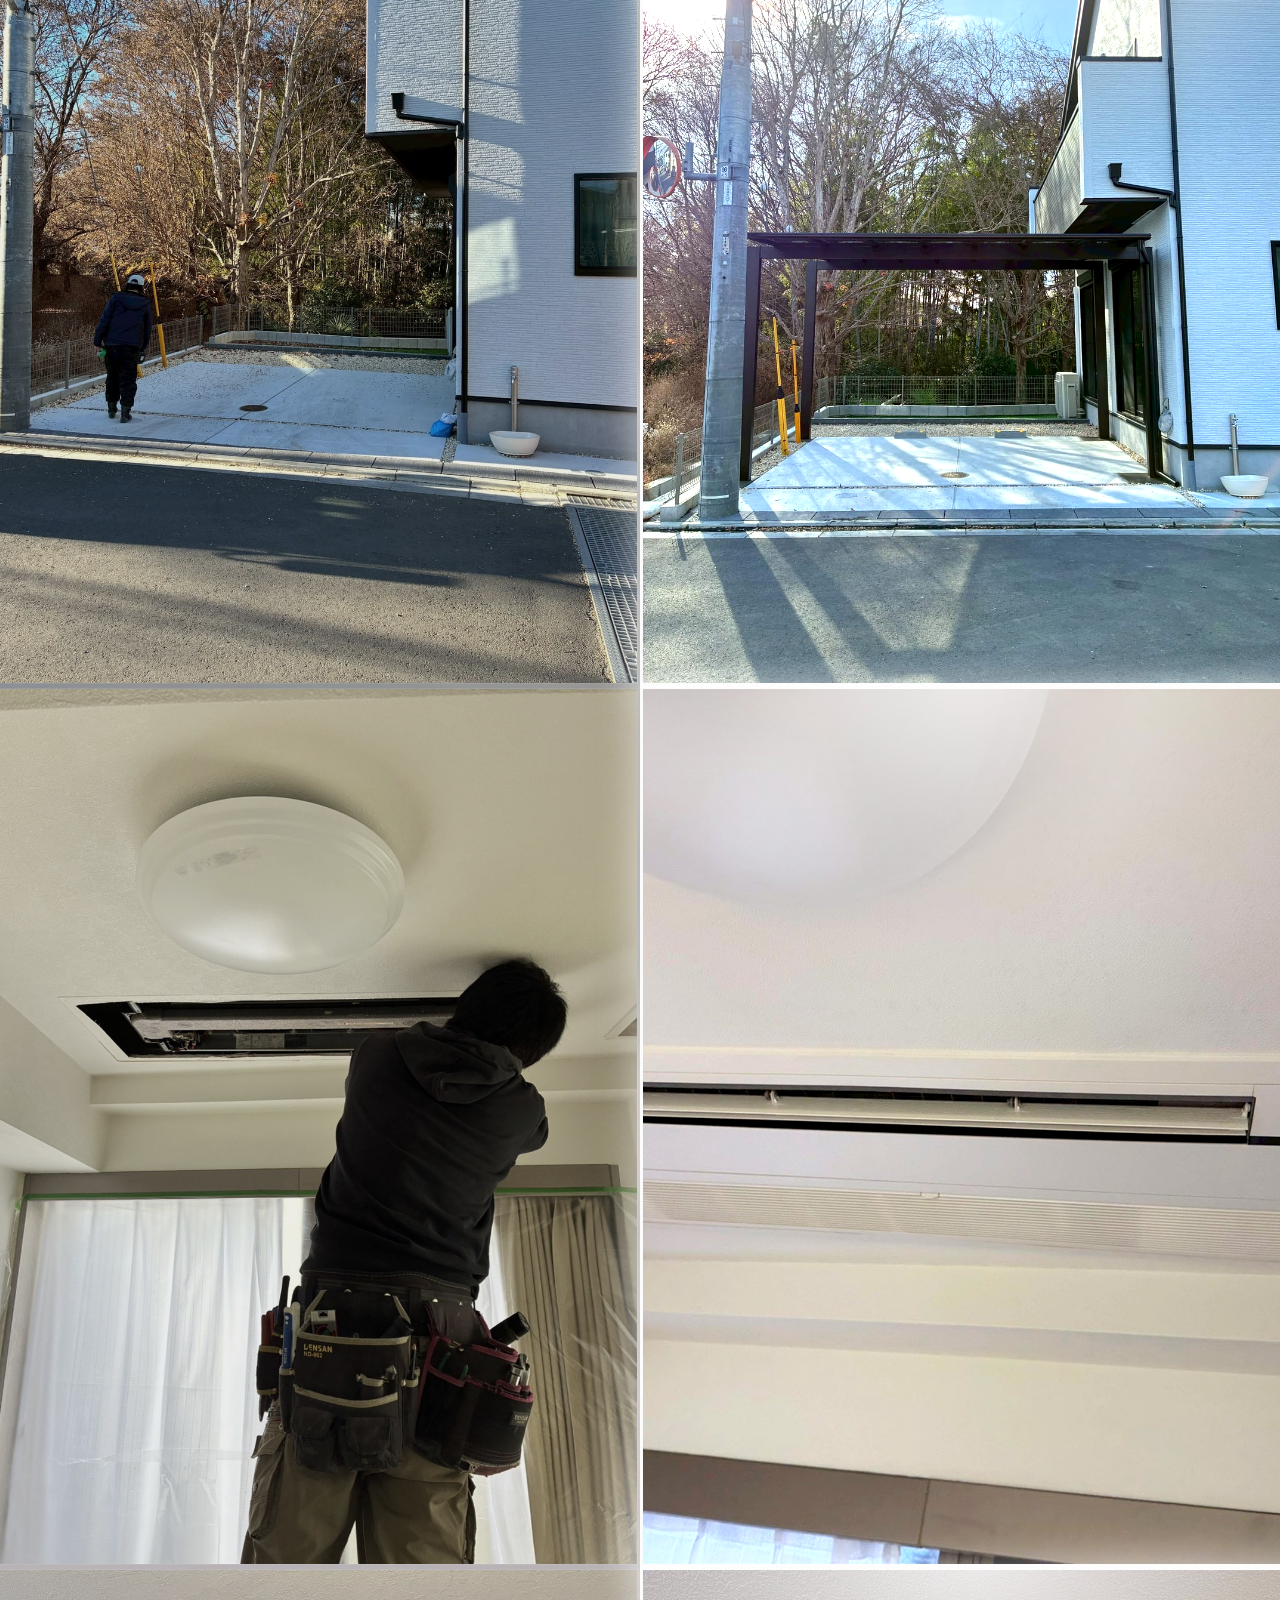
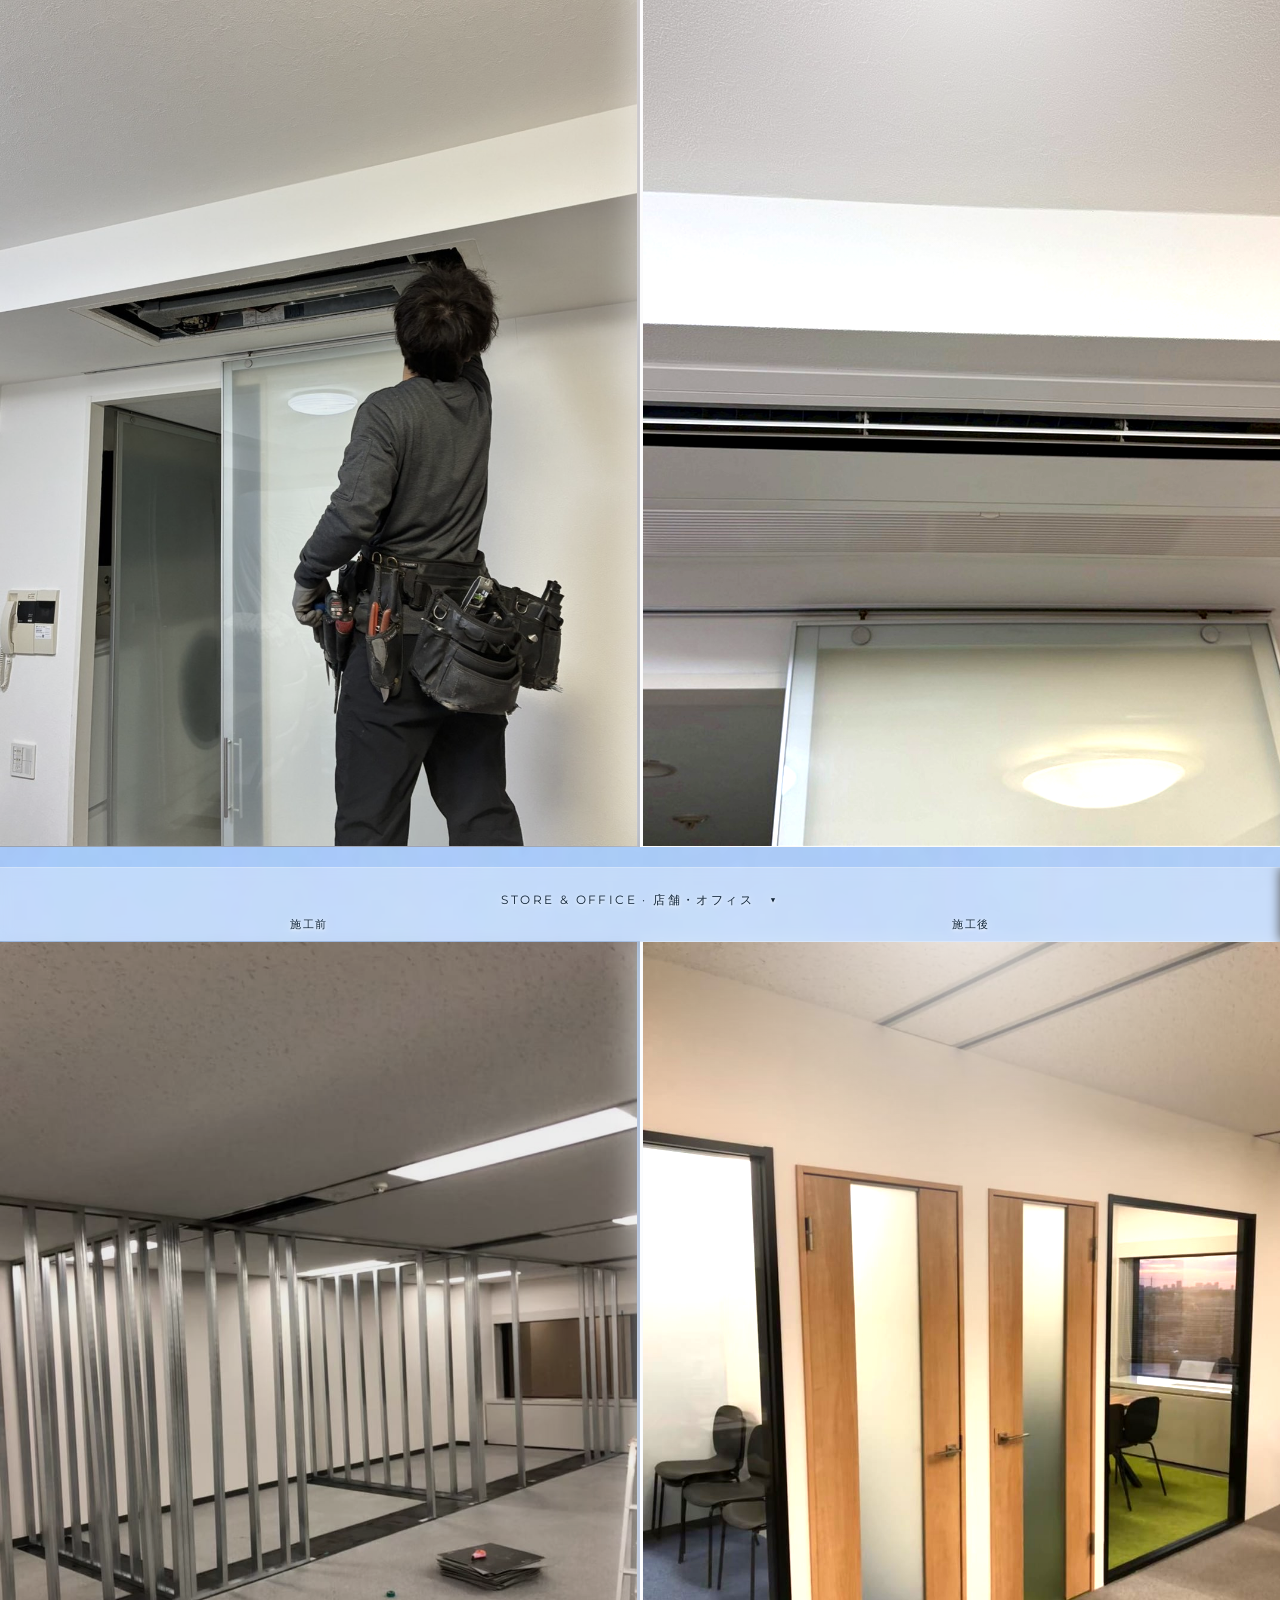
<file: portfolio.html>
<!DOCTYPE html>
<html lang="ja">
<head>
  <meta charset="UTF-8">
  <meta name="viewport" content="width=device-width, initial-scale=1.0">
  <title>施工事例・ビフォーアフター写真｜東京・大阪のリフォーム専門店 久保工務店</title>
  <meta name="description" content="㍿ 久保工務店の施工事例。内装・外装のビフォーアフター写真を多数掲載しています。">
  <link rel="icon" href="logo.jpg" type="image/jpeg">
  <link rel="canonical" href="https://kubokoumutenn.com/portfolio.html">
  <link rel="alternate" hreflang="ja" href="https://kubokoumutenn.com/portfolio.html">
  <link rel="alternate" hreflang="en" href="https://kubokoumutenn.com/en/portfolio.html">
  <link rel="alternate" hreflang="x-default" href="https://kubokoumutenn.com/portfolio.html">
  <meta property="og:url" content="https://kubokoumutenn.com/portfolio.html">
  <meta property="og:title" content="施工写真ギャラリー | ㍿ 久保工務店">
  <meta property="og:description" content="㍿ 久保工務店の施工事例。内装・外装のビフォーアフター写真を多数掲載しています。">
  <meta property="og:type" content="website">
  <!-- Google tag (gtag.js) -->
  <script async src="https://www.googletagmanager.com/gtag/js?id=G-VWRMP00PLB"></script>
  <script>
    window.dataLayer = window.dataLayer || [];
    function gtag(){dataLayer.push(arguments);}
    gtag('js', new Date());
    gtag('config', 'G-VWRMP00PLB');
  </script>
  <link rel="preconnect" href="https://fonts.googleapis.com">
  <link rel="preconnect" href="https://fonts.gstatic.com" crossorigin>
  <link href="https://fonts.googleapis.com/css2?family=Noto+Sans+JP:wght@300;400;500;700;900&family=Montserrat:wght@400;600;700;800;900&display=swap" rel="stylesheet">
  <link rel="stylesheet" href="styles.css">
  <style>
    .category-sticky-header {
      position: sticky;
      top: 62px;
      z-index: 5;
      background: rgba(255,255,255,0.30);
      backdrop-filter: blur(6px);
      border-top: 1px solid rgba(255,255,255,0.25);
      scroll-margin-top: 62px;
    }
    .category-toggle {
      position: relative;
      z-index: 1;
      width: 100%;
      display: flex;
      justify-content: center;
      align-items: center;
      background: none;
      border: none;
      padding: 1.5rem 0 0.5rem;
      margin: 0;
      font-family: 'Montserrat', sans-serif;
      font-size: 0.75rem;
      letter-spacing: 0.2em;
      color: #0f2438;
      text-shadow: 0 1px 3px rgba(255,255,255,0.9), 0 2px 10px rgba(255,255,255,0.55);
      text-transform: uppercase;
      cursor: pointer;
      text-align: left;
    }
    .category-toggle:hover { color: #0f2438; opacity: 0.8; }
    .toggle-icon {
      font-size: 0.6rem;
      font-weight: 300;
      line-height: 1;
      flex-shrink: 0;
      margin-left: 1rem;
      transition: transform 0.3s ease;
    }
    .category-labels {
      display: grid;
      grid-template-columns: 1fr 1fr;
      gap: 4px;
      padding: 0 0 0.6rem;
      font-family: 'Montserrat', sans-serif;
      font-size: 0.68rem;
      letter-spacing: 0.15em;
      text-transform: uppercase;
      color: #0f2438;
      text-shadow: 0 1px 3px rgba(255,255,255,0.9), 0 2px 10px rgba(255,255,255,0.55);
      text-align: center;
    }
    .gallery-collapsible {
      overflow: hidden;
      transition: max-height 0.45s ease, opacity 0.35s ease;
      opacity: 1;
    }
    .gallery-collapsible.collapsed {
      max-height: 0 !important;
      opacity: 0;
    }
  </style>
</head>
<body>

<!-- ══════════ NAV ══════════ -->
<nav>
  <div style="flex:1"></div>
  <div class="nav-logo"><a href="https://www.instagram.com/naokingtokyo" target="_blank" rel="noopener noreferrer" style="color: inherit; text-decoration: none;">📷 naoking <span>tokyo</span></a></div>
  <div style="flex:1; display:flex; justify-content:flex-end; align-items:center; gap:1rem;">
    <a href="tel:09022602222" class="nav-phone">090-2260-2222</a>
    <a href="en/portfolio.html" class="nav-lang">EN</a>
    <button id="hamburger" aria-label="メニューを開く">☰</button>
  </div>
  <div id="mobile-menu">
    <a href="./#quote">→ 無料見積もり</a>
    <a href="./#services">→ サービス内容</a>
    <a href="portfolio.html">→ 施工事例</a>
    <a href="./#quote">→ お問い合わせ</a>
    <a href="en/portfolio.html">→ English</a>
  </div>
</nav>

<main class="portfolio-page">
  <div class="portfolio-zone portfolio-zone-1">
  <div class="portfolio-hero-header">
    <div class="trace-frame bold">
      <p class="section-eyebrow">OUR WORK</p>
      <h1 class="section-heading">施工写真ギャラリー</h1>
      <svg viewBox="0 0 100 100" preserveAspectRatio="none" aria-hidden="true"><path class="trace-path" d="M 100 0 L 100 100 L 0 100 L 0 0 L 100 0 Z" /></svg>
    </div>
  </div>

  <!-- ── 住宅 (interior + exterior merged, per client request to stop splitting by interior/exterior) ── -->
  <section class="portfolio-section">
    <div class="category-sticky-header">
      <button class="category-toggle" aria-expanded="true">Residential · 住宅<span class="toggle-icon">▼</span></button>
      <div class="category-labels"><span>施工前</span><span>施工後</span></div>
    </div>
    <div class="gallery-grid gallery-collapsible" style="position: relative; z-index: 1;">
      <div style="position: absolute; inset: 0; background: rgba(0,0,0,0.2); pointer-events: none;"></div>
      <div class="gallery-item">
        <div class="photo-wrapper">
          <img width="1100" height="1466" loading="lazy" src="images/お風呂-ビフォー.jpg" alt="お風呂 施工前">
        </div>
      </div>
      <div class="gallery-item">
        <div class="photo-wrapper">
          <img width="1100" height="1466" loading="lazy" src="images/お風呂-アフター.jpg" alt="お風呂 施工後">
        </div>
      </div>
      <div class="gallery-item">
        <div class="photo-wrapper">
          <img width="1100" height="1466" loading="lazy" src="images/キッチン-ビフォー.jpg" alt="キッチン 施工前">
        </div>
      </div>
      <div class="gallery-item">
        <div class="photo-wrapper">
          <img width="1100" height="1466" loading="lazy" src="images/キッチン-アフター.jpg" alt="キッチン 施工後">
        </div>
      </div>
      <div class="gallery-item">
        <div class="photo-wrapper">
          <img width="1100" height="1466" loading="lazy" src="images/トイレ-ビフォー.jpg" alt="トイレ 施工前">
        </div>
      </div>
      <div class="gallery-item">
        <div class="photo-wrapper">
          <img width="1100" height="1466" loading="lazy" src="images/トイレ-アフター.jpg" alt="トイレ 施工後">
        </div>
      </div>
      <div class="gallery-item">
        <div class="photo-wrapper">
          <img width="1100" height="1466" loading="lazy" src="images/Toilet before.jpg" alt="トイレ 施工前">
        </div>
      </div>
      <div class="gallery-item">
        <div class="photo-wrapper">
          <img width="1100" height="1466" loading="lazy" src="images/Toilet after.jpg" alt="トイレ 施工後">
        </div>
      </div>
      <div class="gallery-item">
        <div class="photo-wrapper">
          <img width="1100" height="1466" loading="lazy" src="images/押入れ-ビフォー.jpg" alt="押入れ 施工前">
        </div>
      </div>
      <div class="gallery-item">
        <div class="photo-wrapper">
          <img width="1100" height="1466" loading="lazy" src="images/押入れ-アフター.jpg" alt="押入れ 施工後">
        </div>
      </div>
      <div class="gallery-item">
        <div class="photo-wrapper">
          <img width="1100" height="1466" loading="lazy" src="images/洗濯防水パン-ビフォー.jpg" alt="洗濯防水パン 施工前">
        </div>
      </div>
      <div class="gallery-item">
        <div class="photo-wrapper">
          <img width="1100" height="1466" loading="lazy" src="images/洗濯防水パン-アフター.jpg" alt="洗濯防水パン 施工後">
        </div>
      </div>
      <div class="gallery-item">
        <div class="photo-wrapper">
          <img width="1100" height="1466" loading="lazy" src="images/エアコン-化粧カバービフォー.jpg" alt="エアコン 施工前">
        </div>
      </div>
      <div class="gallery-item">
        <div class="photo-wrapper">
          <img width="1100" height="1466" loading="lazy" src="images/エアコン-化粧カバーアフター.jpg" alt="エアコン 化粧カバー 施工後">
        </div>
      </div>
      <div class="gallery-item">
        <div class="photo-wrapper">
          <img width="1100" height="892" loading="lazy" src="images/カップボード-施工前.jpg" alt="カップボード 施工前">
        </div>
      </div>
      <div class="gallery-item">
        <div class="photo-wrapper">
          <img width="1100" height="892" loading="lazy" src="images/カップボード-施工後.jpg" alt="カップボード 施工後">
        </div>
      </div>
      <div class="gallery-item">
        <div class="photo-wrapper">
          <img width="1100" height="880" loading="lazy" src="images/壁掛けTV-施工前.jpg" alt="壁掛けTV 施工前">
        </div>
      </div>
      <div class="gallery-item">
        <div class="photo-wrapper">
          <img width="1100" height="868" loading="lazy" src="images/壁掛けTV-施工後.jpg" alt="壁掛けTV 施工後">
        </div>
      </div>
      <div class="gallery-item">
        <div class="photo-wrapper">
          <img width="1100" height="1466" loading="lazy" src="images/乾太君-施工前.jpg" alt="乾太君 施工前">
        </div>
      </div>
      <div class="gallery-item">
        <div class="photo-wrapper">
          <img width="1100" height="1466" loading="lazy" src="images/乾太君-施工後.jpg" alt="乾太君 施工後">
        </div>
      </div>
      <div class="gallery-item after-only">
        <div class="photo-wrapper">
          <img width="1100" height="1466" loading="lazy" src="images/マンション廊下-施工後.jpg" alt="マンション廊下 施工後">
        </div>
      </div>
      <div class="gallery-item after-only">
        <div class="photo-wrapper">
          <img width="1100" height="1466" loading="lazy" src="images/マンションリビング-施工後.jpg" alt="マンションリビング 施工後">
        </div>
      </div>
      <div class="gallery-item">
        <div class="photo-wrapper">
          <img width="750" height="1001" loading="lazy" src="images/house-before.jpg" alt="外観 施工前">
        </div>
      </div>
      <div class="gallery-item">
        <div class="photo-wrapper">
          <img width="750" height="1004" loading="lazy" src="images/house-after.jpg" alt="外観 施工後">
        </div>
      </div>
      <div class="gallery-item">
        <div class="photo-wrapper">
          <img width="1100" height="1466" loading="lazy" src="images/Balcony roof before.jpg" alt="バルコニー屋根 施工前">
        </div>
      </div>
      <div class="gallery-item">
        <div class="photo-wrapper">
          <img width="1100" height="1466" loading="lazy" src="images/Balcony roof after1.jpg" alt="バルコニー屋根 施工後">
        </div>
      </div>
      <div class="gallery-item">
        <div class="photo-wrapper">
          <img width="1100" height="1466" loading="lazy" src="images/Door before.jpg" alt="玄関ドア 施工前">
        </div>
      </div>
      <div class="gallery-item">
        <div class="photo-wrapper">
          <img width="1100" height="1466" loading="lazy" src="images/Door after.jpg" alt="玄関ドア 施工後">
        </div>
      </div>
      <div class="gallery-item">
        <div class="photo-wrapper">
          <img width="1100" height="1466" loading="lazy" src="images/Car port before.jpg" alt="カーポート 施工前">
        </div>
      </div>
      <div class="gallery-item">
        <div class="photo-wrapper">
          <img width="1100" height="1466" loading="lazy" src="images/Carport after2.jpg" alt="カーポート 施工後">
        </div>
      </div>
      <div class="gallery-item">
        <div class="photo-wrapper">
          <img width="1100" height="1466" loading="lazy" src="images/Aircon A before.jpg" alt="エアコン設置 施工中">
        </div>
      </div>
      <div class="gallery-item">
        <div class="photo-wrapper">
          <img width="1100" height="1466" loading="lazy" src="images/Aircon A after.jpg" alt="エアコン設置 施工後">
        </div>
      </div>
      <div class="gallery-item">
        <div class="photo-wrapper">
          <img width="1100" height="1466" loading="lazy" src="images/Aircon B before.jpg" alt="エアコン設置 施工中">
        </div>
      </div>
      <div class="gallery-item">
        <div class="photo-wrapper">
          <img width="1100" height="1466" loading="lazy" src="images/Aircon B after.jpg" alt="エアコン設置 施工後">
        </div>
      </div>
    </div>
  </section>

  </div>

  <div class="portfolio-zone portfolio-zone-2">
  <!-- ── 店舗・オフィス ── -->
  <section class="portfolio-section">
    <div class="category-sticky-header">
      <button class="category-toggle" aria-expanded="true">Store &amp; Office · 店舗・オフィス<span class="toggle-icon">▼</span></button>
      <div class="category-labels"><span>施工前</span><span>施工後</span></div>
    </div>
    <div class="gallery-grid gallery-collapsible" style="position: relative; z-index: 1;">
      <div style="position: absolute; inset: 0; background: rgba(0,0,0,0.2); pointer-events: none;"></div>
      <div class="gallery-item">
        <div class="photo-wrapper">
          <img width="1100" height="1467" loading="lazy" src="images/オフィス-施工中.jpg" alt="オフィス 施工前">
        </div>
      </div>
      <div class="gallery-item">
        <div class="photo-wrapper">
          <img width="1100" height="1467" loading="lazy" src="images/オフィス-施工後.jpg" alt="オフィス 施工後">
        </div>
      </div>
      <div class="gallery-item">
        <div class="photo-wrapper">
          <img width="1100" height="1466" loading="lazy" src="images/和菓子屋-施工前.jpg" alt="和菓子屋 施工前">
        </div>
      </div>
      <div class="gallery-item">
        <div class="photo-wrapper">
          <img width="1100" height="1466" loading="lazy" src="images/和菓子屋-施工後.jpg" alt="和菓子屋 施工後">
        </div>
      </div>
      <div class="gallery-item after-only">
        <div class="photo-wrapper">
          <img width="1100" height="1466" loading="lazy" src="images/美容室②-施工後.jpg" alt="美容室 施工後">
        </div>
      </div>
      <div class="gallery-item after-only">
        <div class="photo-wrapper">
          <img width="1100" height="1466" loading="lazy" src="images/美容室-施工後.jpg" alt="美容室 施工後">
        </div>
      </div>
      <div class="gallery-item">
        <div class="photo-wrapper">
          <img width="1100" height="1466" loading="lazy" src="images/モール柱-施工前.jpg" alt="商業施設 柱 施工前">
        </div>
      </div>
      <div class="gallery-item">
        <div class="photo-wrapper">
          <img width="1100" height="1466" loading="lazy" src="images/モール柱-施工後.jpg" alt="商業施設 柱 施工後">
        </div>
      </div>
      <div class="gallery-item">
        <div class="photo-wrapper">
          <img width="1100" height="1466" loading="lazy" src="images/床材張替え-施工前.jpg" alt="床材張替え 施工前">
        </div>
      </div>
      <div class="gallery-item">
        <div class="photo-wrapper">
          <img width="1100" height="1466" loading="lazy" src="images/床材張替え-施工後.jpg" alt="床材張替え 施工後">
        </div>
      </div>
      <div class="gallery-item">
        <div class="photo-wrapper">
          <img width="1100" height="1466" loading="lazy" src="images/マンションお風呂-施工前.jpg" alt="マンションお風呂 施工前">
        </div>
      </div>
      <div class="gallery-item">
        <div class="photo-wrapper">
          <img width="1100" height="1466" loading="lazy" src="images/マンションお風呂-施工後.jpg" alt="マンションお風呂 施工後">
        </div>
      </div>
      <div class="gallery-item">
        <div class="photo-wrapper">
          <img width="750" height="997" loading="lazy" src="images/Staircase before.jpg" alt="外部階段 施工前">
        </div>
      </div>
      <div class="gallery-item">
        <div class="photo-wrapper">
          <img width="750" height="992" loading="lazy" src="images/Staircase after.jpg" alt="外部階段 施工後">
        </div>
      </div>
      <div class="gallery-item after-only">
        <div class="photo-wrapper">
          <img width="1100" height="1466" loading="lazy" src="images/個室ダイニング-施工後②.jpg" alt="個室ダイニング 施工後">
        </div>
      </div>
      <div class="gallery-item after-only">
        <div class="photo-wrapper">
          <img width="1100" height="1466" loading="lazy" src="images/個室ダイニング-施工後①.jpg" alt="個室ダイニング 施工後">
        </div>
      </div>
    </div>
  </section>
  </div>

</main>

<div class="portfolio-zone portfolio-zone-2 portfolio-zone-footer">
<!-- ══════════ FOOTER ══════════ -->
<footer>
  <div class="footer-top">
    <div class="ft-brand">
      <div class="ft-logo">㍿ 久保工務店</div>
      <p>建物に価値を与える</p>
      <p style="margin-top:.3rem">東京都のリフォーム専門店</p>
    </div>
    <div class="ft-contact">
      <div class="ft-phone"><a href="tel:09022602222"><span class="ph">📞</span> 090-2260-2222</a></div>
      <div class="ft-insta">
        <a href="https://www.instagram.com/naokingtokyo" target="_blank" rel="noopener noreferrer">
          📷 @naokingtokyo
        </a>
      </div>
    </div>
  </div>
  <div class="footer-bottom">
    © 2026 ㍿ 久保工務店. All rights reserved.
  </div>
</footer>
</div>

<script>
  // Hamburger menu
  const hamburger = document.getElementById('hamburger');
  const mobileMenu = document.getElementById('mobile-menu');
  hamburger.addEventListener('click', function() {
    mobileMenu.style.display = mobileMenu.style.display === 'block' ? 'none' : 'block';
  });
  mobileMenu.querySelectorAll('a').forEach(a =>
    a.addEventListener('click', () => { mobileMenu.style.display = 'none'; })
  );
  document.addEventListener('click', function(e) {
    if (!e.target.closest('nav')) mobileMenu.style.display = 'none';
  });

  // Category expand / collapse
  document.querySelectorAll('.gallery-collapsible').forEach(function(grid) {
    grid.style.maxHeight = 'none';
  });

  // If a collapse/expand gets interrupted partway by another call (e.g. a
  // fast scroll re-triggers the auto check before the previous animation
  // finished), the transitionend listener from the interrupted call was
  // never removed and would fire later -- against whichever transition
  // happened to finish next (including the unrelated opacity transition,
  // since no propertyName filter was applied) -- forcibly snapping
  // max-height back to 'none' (full height) in the middle of what should
  // have been a collapse. That's what caused a manual collapse click to
  // "flash and revert", and caused sudden full-height pop-ins during fast
  // scrolling. Always clearing any pending handler before starting a new
  // transition, and filtering to the max-height property only, prevents it.
  function clearPendingMaxHeightHandler(grid) {
    if (grid._maxHeightHandler) {
      grid.removeEventListener('transitionend', grid._maxHeightHandler);
      grid._maxHeightHandler = null;
    }
  }

  // Auto (scroll-driven) calls pass instant=true: a fast scroll gesture can
  // cover the same document distance faster than the 0.45s grow animation
  // can keep up with, so the section is measurably shorter than its real
  // height for a moment -- which lets the same scroll gesture "outrun" it
  // and blow straight past into whatever's above/below, feeling like a
  // jump straight to another section. Applying the change instantly for
  // auto-triggered calls means the document is always its true full size
  // by the very next frame, no matter how fast the user scrolls. Manual
  // clicks keep the smooth animation since that's a deliberate, isolated
  // interaction, not fighting against continuous scroll input.
  function collapseCategory(header, instant) {
    const btn = header.querySelector('.category-toggle');
    const icon = btn.querySelector('.toggle-icon');
    const grid = header.nextElementSibling;
    if (btn.getAttribute('aria-expanded') === 'false') return;
    clearPendingMaxHeightHandler(grid);
    if (instant) {
      grid.style.transition = 'none';
      grid.style.maxHeight = '0';
      grid.style.opacity = '0';
      requestAnimationFrame(function() {
        requestAnimationFrame(function() { grid.style.transition = ''; });
      });
    } else {
      // Pin current height first so the collapse animation has a start value
      grid.style.maxHeight = grid.scrollHeight + 'px';
      requestAnimationFrame(function() {
        grid.style.maxHeight = '0';
        grid.style.opacity = '0';
      });
    }
    btn.setAttribute('aria-expanded', 'false');
    icon.textContent = '▲';
  }

  function expandCategory(header, instant) {
    const btn = header.querySelector('.category-toggle');
    const icon = btn.querySelector('.toggle-icon');
    const grid = header.nextElementSibling;
    if (btn.getAttribute('aria-expanded') === 'true') return;
    clearPendingMaxHeightHandler(grid);
    btn.setAttribute('aria-expanded', 'true');
    icon.textContent = '▼';
    if (instant) {
      grid.style.transition = 'none';
      grid.style.maxHeight = 'none';
      grid.style.opacity = '1';
      requestAnimationFrame(function() {
        requestAnimationFrame(function() { grid.style.transition = ''; });
      });
      return;
    }
    // Animate to a generous value, then remove the cap so late-loading images show fully
    grid.style.maxHeight = '5000px';
    grid.style.opacity = '1';
    const handler = function(e) {
      if (e.propertyName !== 'max-height') return;
      grid.style.maxHeight = 'none';
      grid.removeEventListener('transitionend', handler);
      grid._maxHeightHandler = null;
    };
    grid._maxHeightHandler = handler;
    grid.addEventListener('transitionend', handler);
  }

  const categoryHeaders = [...document.querySelectorAll('.category-sticky-header')];

  // Headers are plain position:sticky, all at the same top:62px -- there's
  // no stacking, so no header ever needs an offset bigger than that. This
  // lets the browser handle "only the currently-relevant one visible" for
  // free: a header only starts sticking once its own section scrolls up to
  // that point, and releases once its own section has scrolled fully past
  // (at which point the next section's header picks up the same way) --
  // exactly "swap to whichever category is current" with no JS bookkeeping
  // needed. An earlier position:fixed-based version showed the first
  // category's header immediately at page load, before the page had even
  // been scrolled past the hero title above it, overlapping the title.
  // Native sticky doesn't have that problem since it only engages once
  // actually scrolled to.

  // Jump back to an earlier category: expand it and scroll to it, collapse
  // everything else.
  function jumpToCategory(targetIndex) {
    categoryHeaders.forEach(function(header, i) {
      if (i === targetIndex) expandCategory(header); else collapseCategory(header);
    });
    categoryHeaders[targetIndex].scrollIntoView({ behavior: 'smooth', block: 'start' });
  }

  categoryHeaders.forEach(function(header, index) {
    const btn = header.querySelector('.category-toggle');

    btn.addEventListener('click', function() {
      if (btn.getAttribute('aria-expanded') === 'false') {
        delete header.dataset.manualCollapse;
        jumpToCategory(index);
        return;
      }
      // Mark this as a deliberate user action so the auto scroll-check
      // below doesn't immediately re-expand it just because it's still
      // in view -- otherwise clicking to fold a section you're currently
      // looking at got undone by the very next scroll tick.
      header.dataset.manualCollapse = 'true';
      collapseCategory(header);
    });
  });

  // Auto-open a category once it's scrolled into view. This checks each
  // grid's actual position directly on every scroll, rather than relying on
  // IntersectionObserver's 0%/>0% threshold crossing -- a fast or instant
  // scroll can jump a whole section from "not yet reached" straight to
  // "already passed" without ever sampling it as partially visible, which
  // meant its threshold never crossed and it silently never got expanded.
  //
  // Categories are never auto-collapsed. Auto-collapsing a category above
  // the current scroll position shrinks the document above the viewport,
  // which can leave it shorter than the current scroll position -- the
  // browser then clamps scrollY to fit, which reads as the page suddenly
  // jumping backward. Manual collapse (clicking a category header) still
  // works; it just isn't undone or triggered automatically by scrolling.
  function updateCategoryPositions() {
    categoryHeaders.forEach(function(header) {
      const grid = header.nextElementSibling;
      const rect = grid.getBoundingClientRect();
      const outOfView = rect.bottom < 0 || rect.top > window.innerHeight;
      if (outOfView) delete header.dataset.manualCollapse;
      if (rect.top < window.innerHeight && rect.bottom >= 0) {
        if (header.dataset.manualCollapse === 'true') return;
        expandCategory(header, true);
      }
    });
  }

  // Only auto-collapse/expand while scrolling DOWN. Reversing direction
  // leaves every category exactly as it is -- nothing resizes, so nothing
  // above the viewport can suddenly grow and shove the page down (which is
  // what caused the "jump to Interior" bug on the way back up). Scrolling
  // down again immediately self-corrects any state via the checks below.
  let scrollTicking = false;
  let lastScrollY = window.scrollY;
  window.addEventListener('scroll', function() {
    if (scrollTicking) return;
    scrollTicking = true;
    requestAnimationFrame(function() {
      const currentY = window.scrollY;
      if (currentY > lastScrollY) {
        updateCategoryPositions();
      }
      lastScrollY = currentY;
      scrollTicking = false;
    });
  }, { passive: true });

  updateCategoryPositions();

  // One-time "shine sweep" animation on each after-photo once it's mostly
  // scrolled into view (see .shine-play in styles.css). Unobserve
  // immediately so it only ever plays once per photo, not every time it
  // re-enters view. Threshold 0.8 (80% of the photo visible at once) --
  // note a wide desktop window has no gallery max-width, so a tall photo
  // can grow past the viewport height and never reach 80% simultaneous
  // visibility, silently skipping the sweep (this is why the threshold
  // was previously lowered from 0.85 to 0.5; raised back up on request).
  const shineTargets = document.querySelectorAll('.gallery-item:nth-child(odd) .photo-wrapper, .gallery-item.after-only .photo-wrapper, .masonry-item');
  if ('IntersectionObserver' in window) {
    const shineObserver = new IntersectionObserver(function(entries) {
      entries.forEach(function(entry) {
        if (entry.isIntersecting) {
          entry.target.classList.add('shine-play');
          shineObserver.unobserve(entry.target);
        }
      });
    }, { threshold: 0.8 });
    shineTargets.forEach(function(el) { shineObserver.observe(el); });
  } else {
    shineTargets.forEach(function(el) { el.classList.add('shine-play'); });
  }

  /* Border-trace flash on the "OUR WORK" header, same mechanism as the
     homepage (see index.html for the full history/gotchas). Fired once
     directly on load rather than via scroll-triggered IntersectionObserver
     -- .portfolio-hero-header is the first thing on the page, already on
     screen with no scroll needed, so it can never cross a scroll-based
     trigger line the way lower-page headers do. */
  function runTrace(frame) {
    if (frame.dataset.traceQueued) return;
    frame.dataset.traceQueued = '1';
    setTimeout(function() {
      frame.querySelectorAll('.trace-path').forEach(function(path) {
        path.classList.remove('play');
        void path.getBoundingClientRect();
        path.classList.add('play');
        path.addEventListener('animationend', function onDone() {
          path.classList.remove('play');
          path.removeEventListener('animationend', onDone);
        });
      });
    }, 80);
    setTimeout(function() {
      delete frame.dataset.traceQueued;
    }, 1030);
  }
  const heroTrace = document.querySelector('.portfolio-hero-header .trace-frame');
  if (heroTrace) {
    setTimeout(function() { runTrace(heroTrace); }, 400);
  }
</script>
<a href="./" class="floating-back-btn">← ホーム</a>
</body>
</html>
</file>
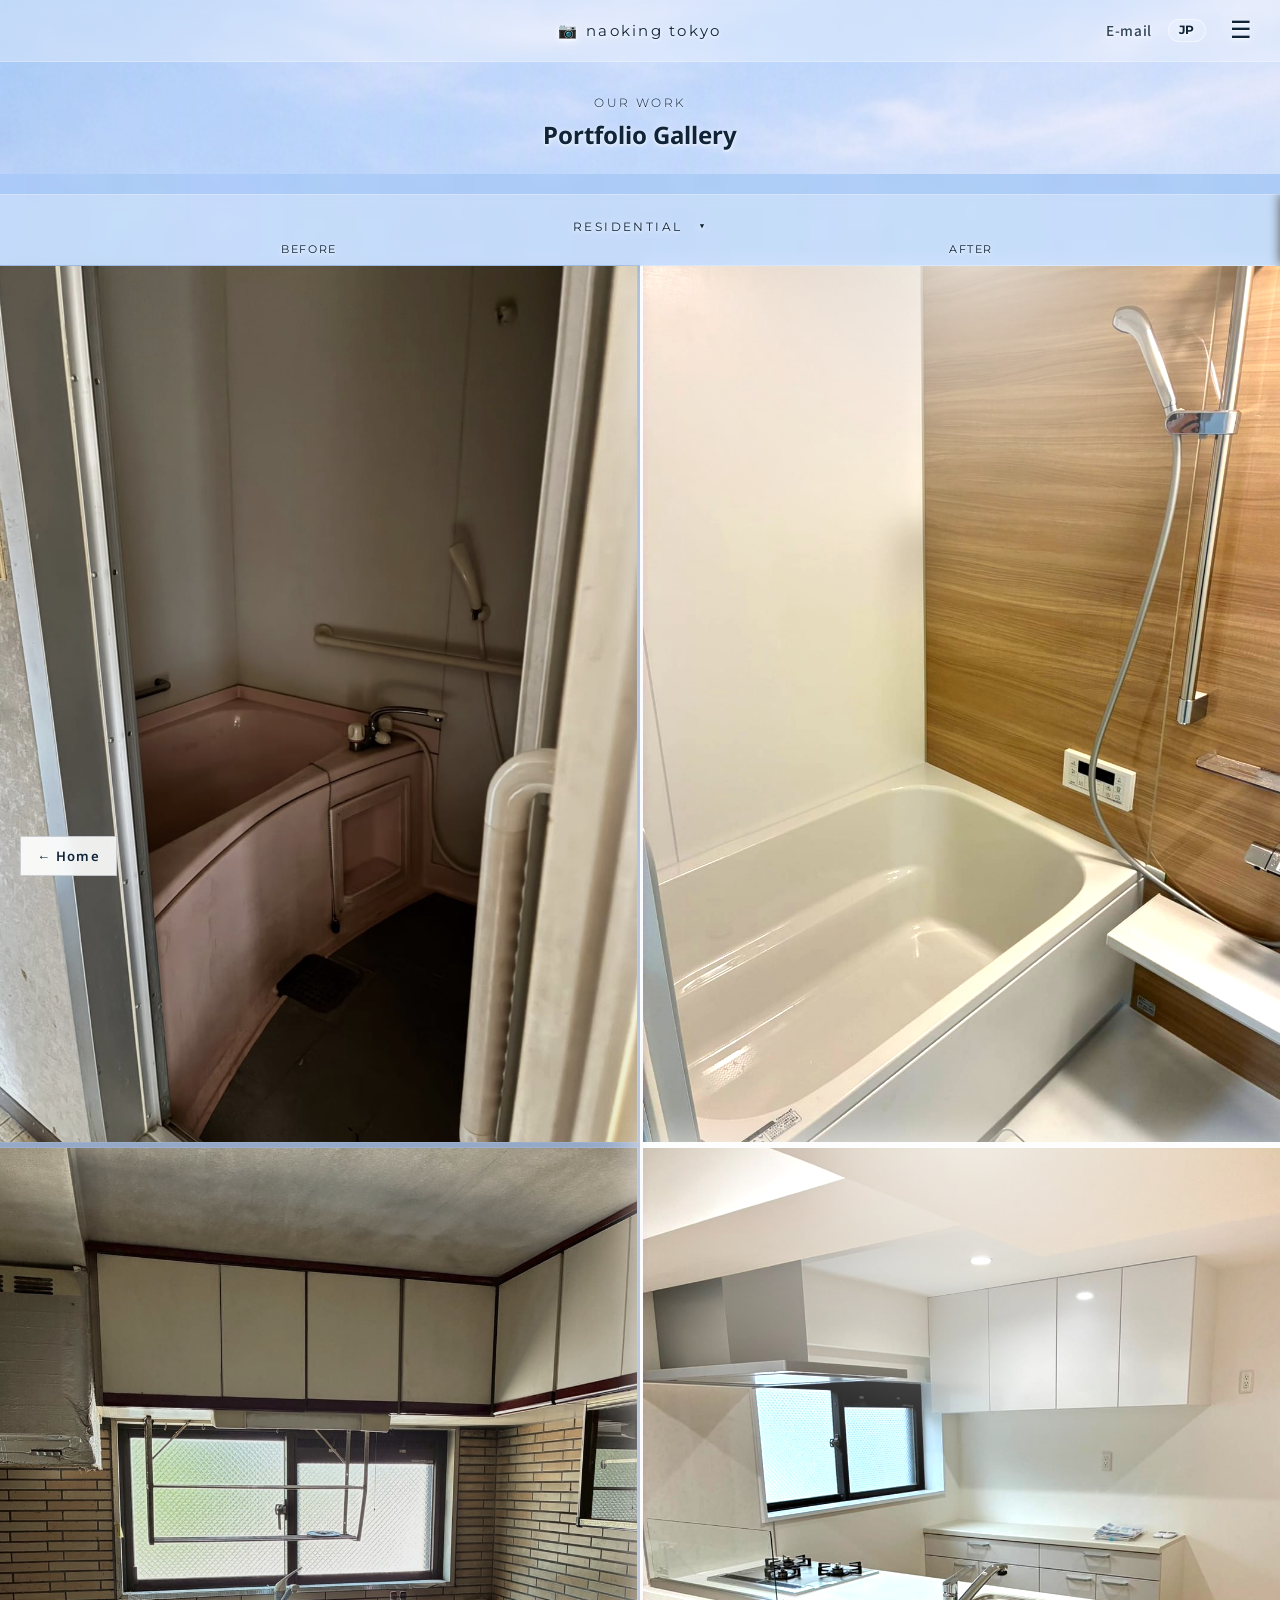
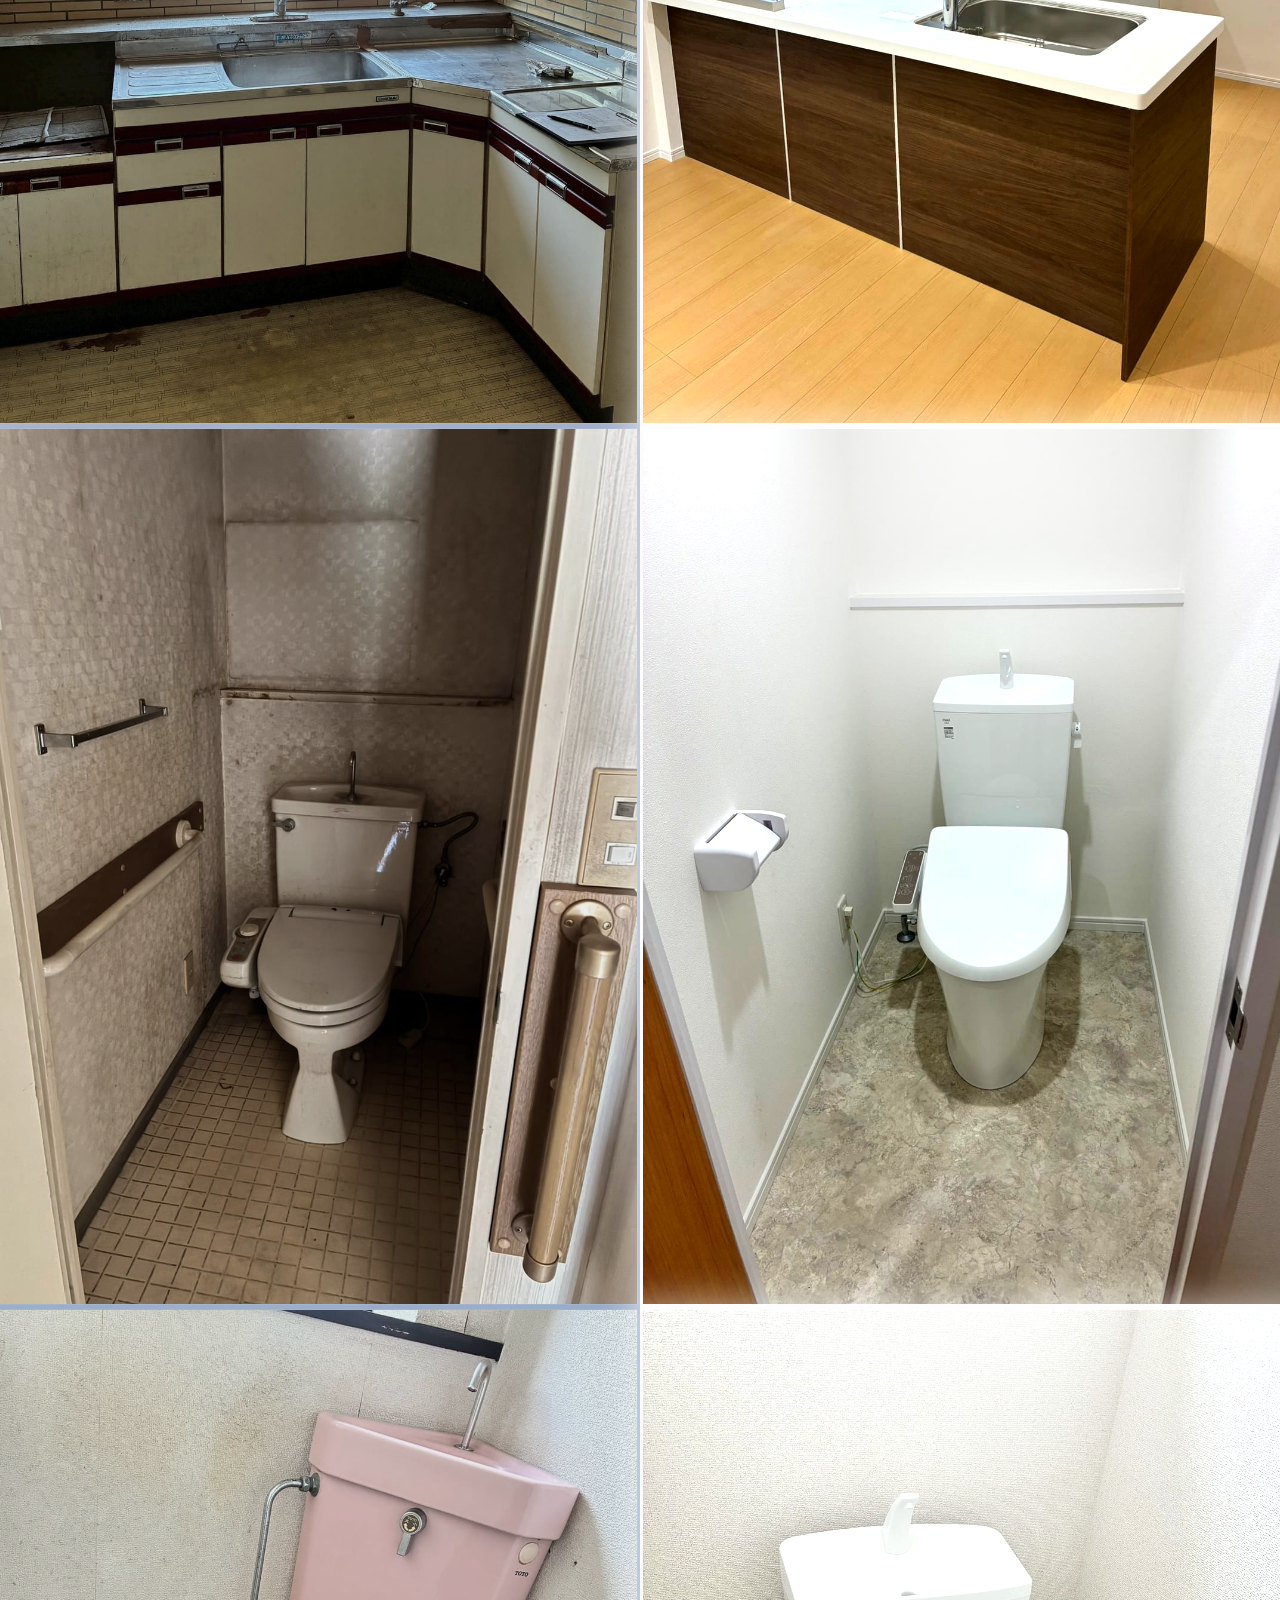
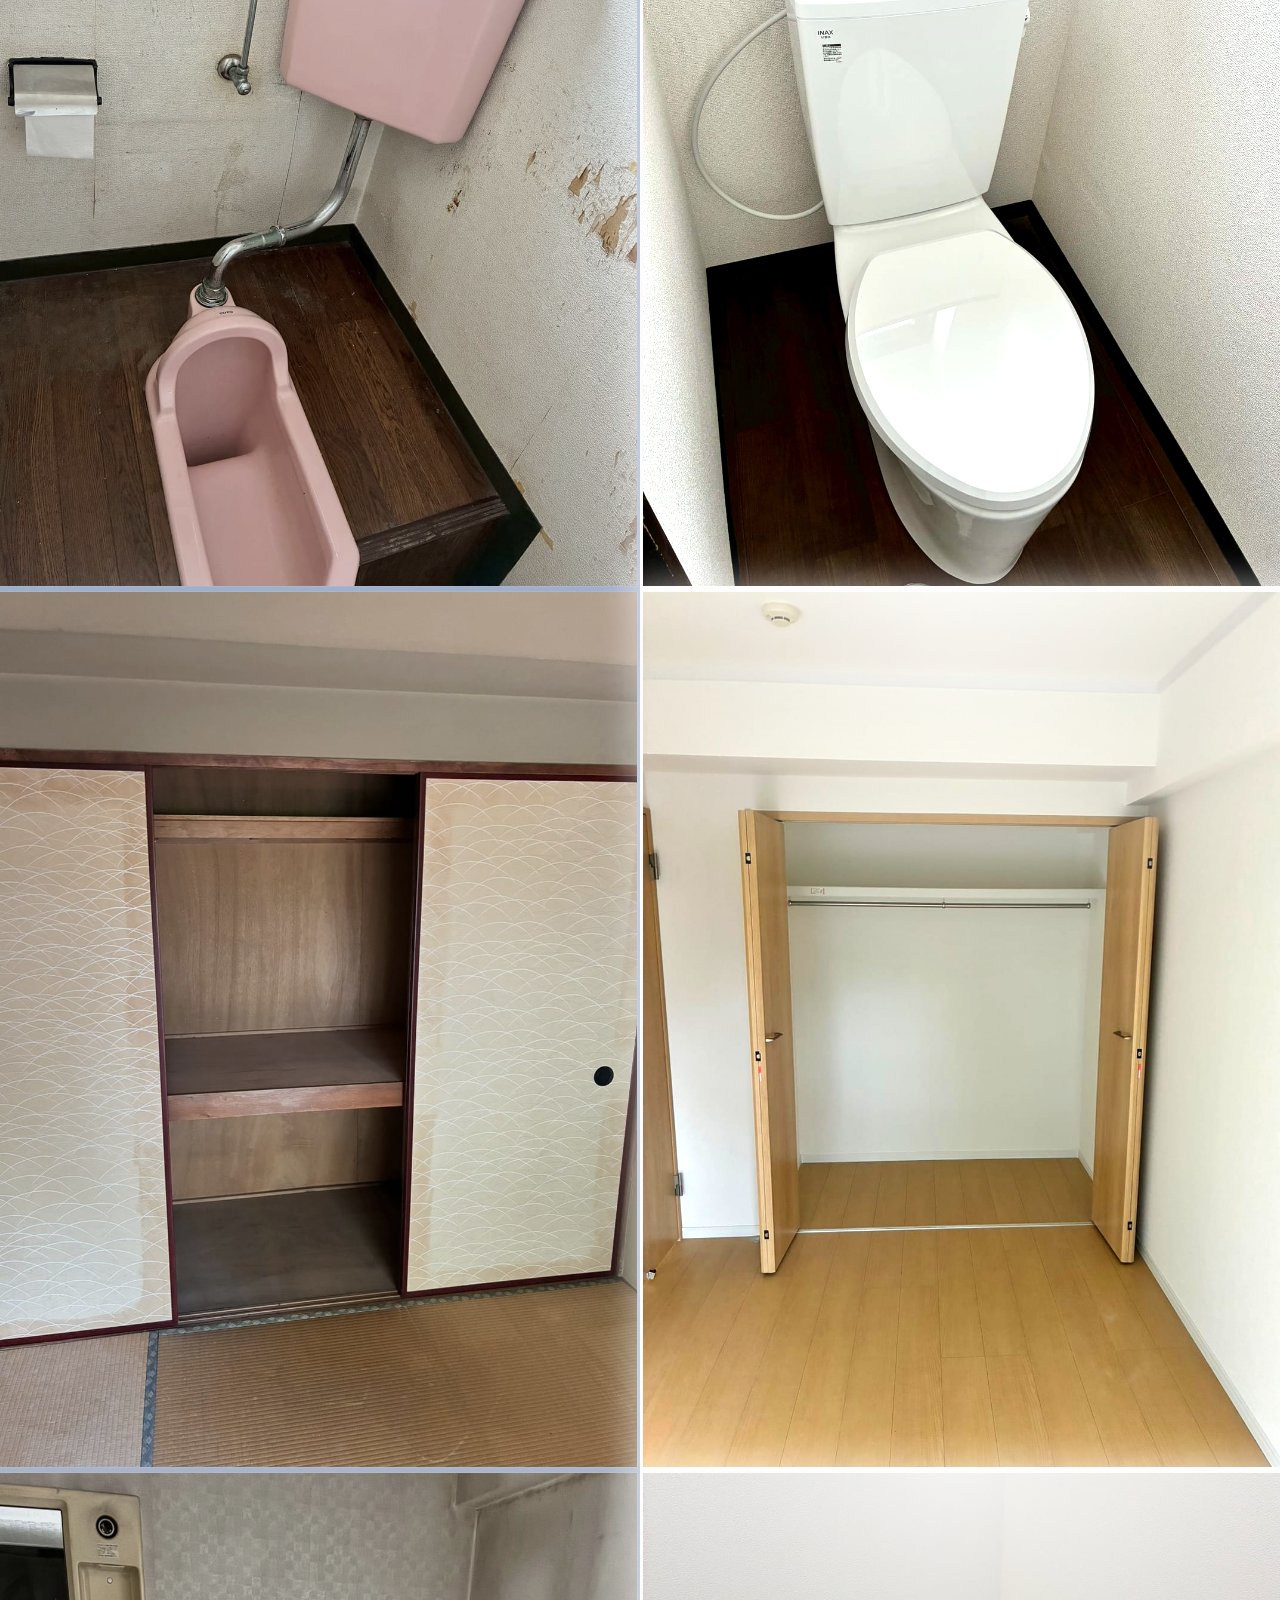
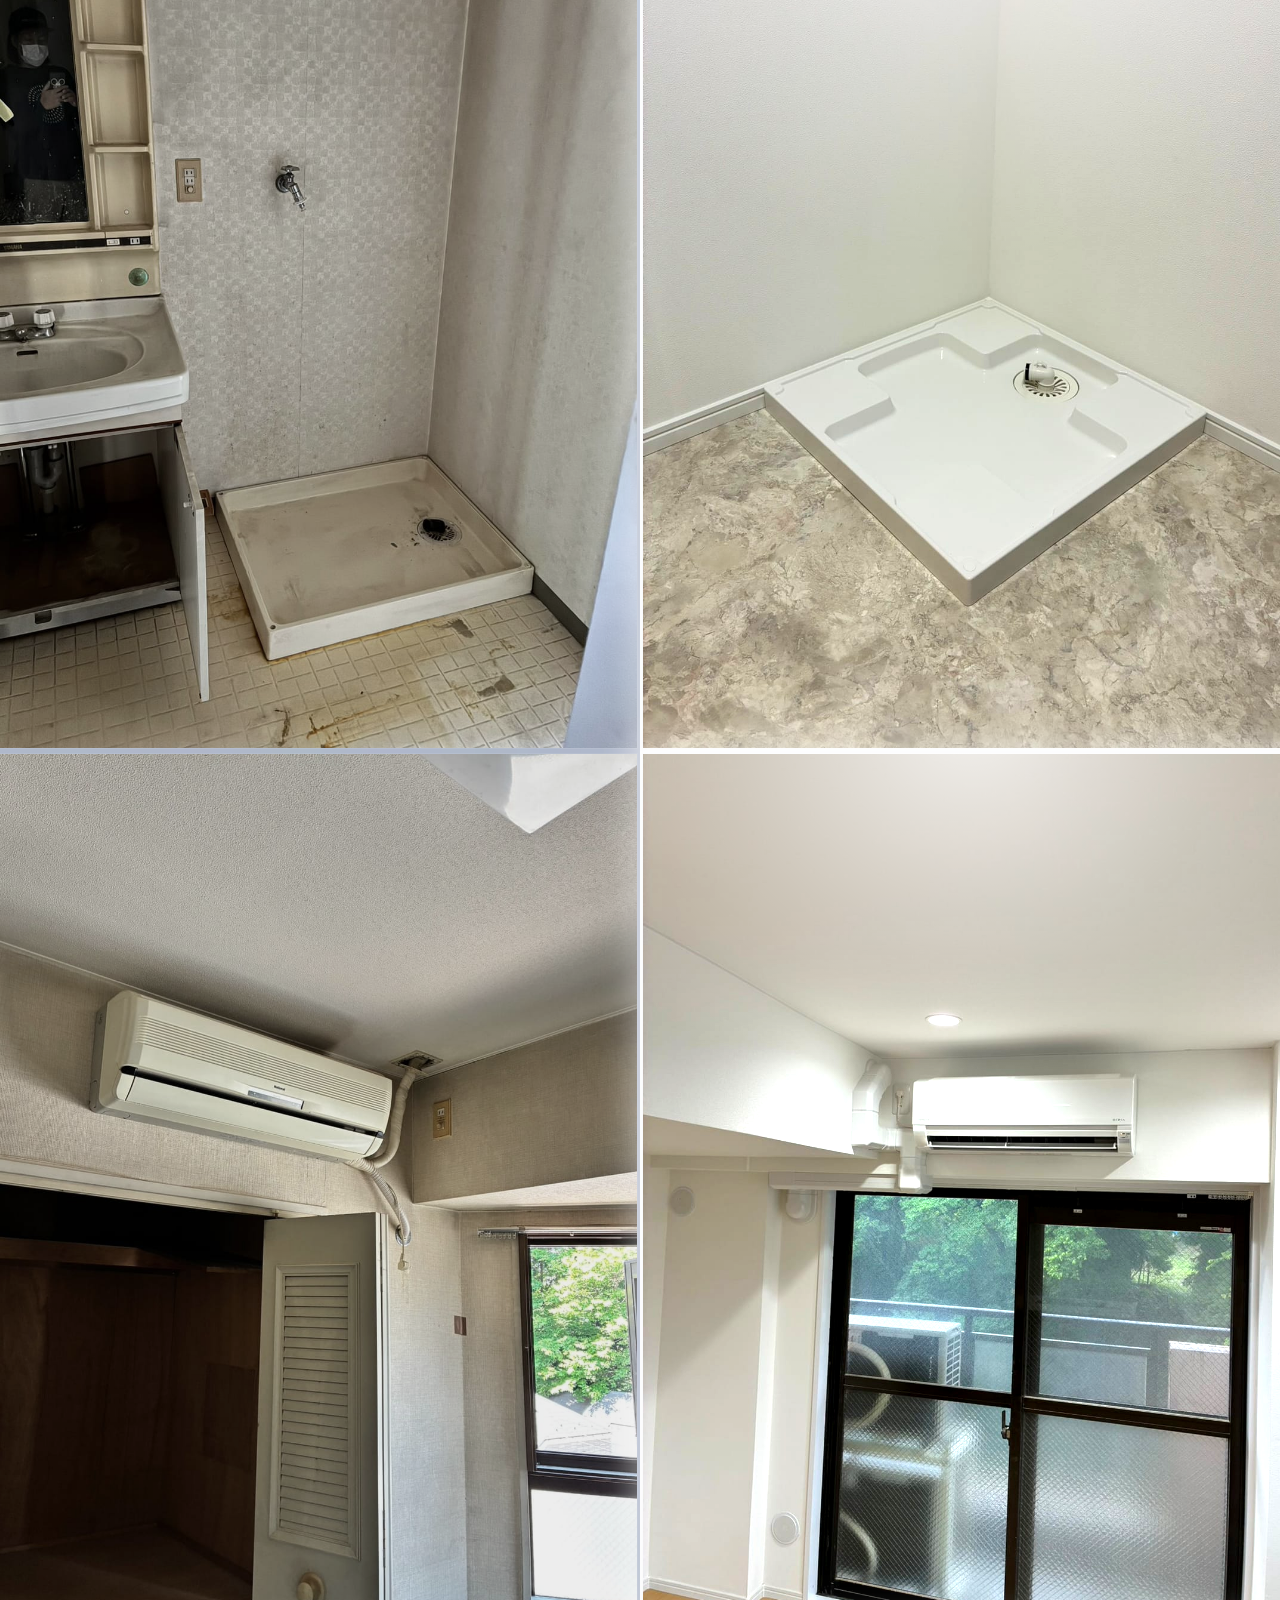
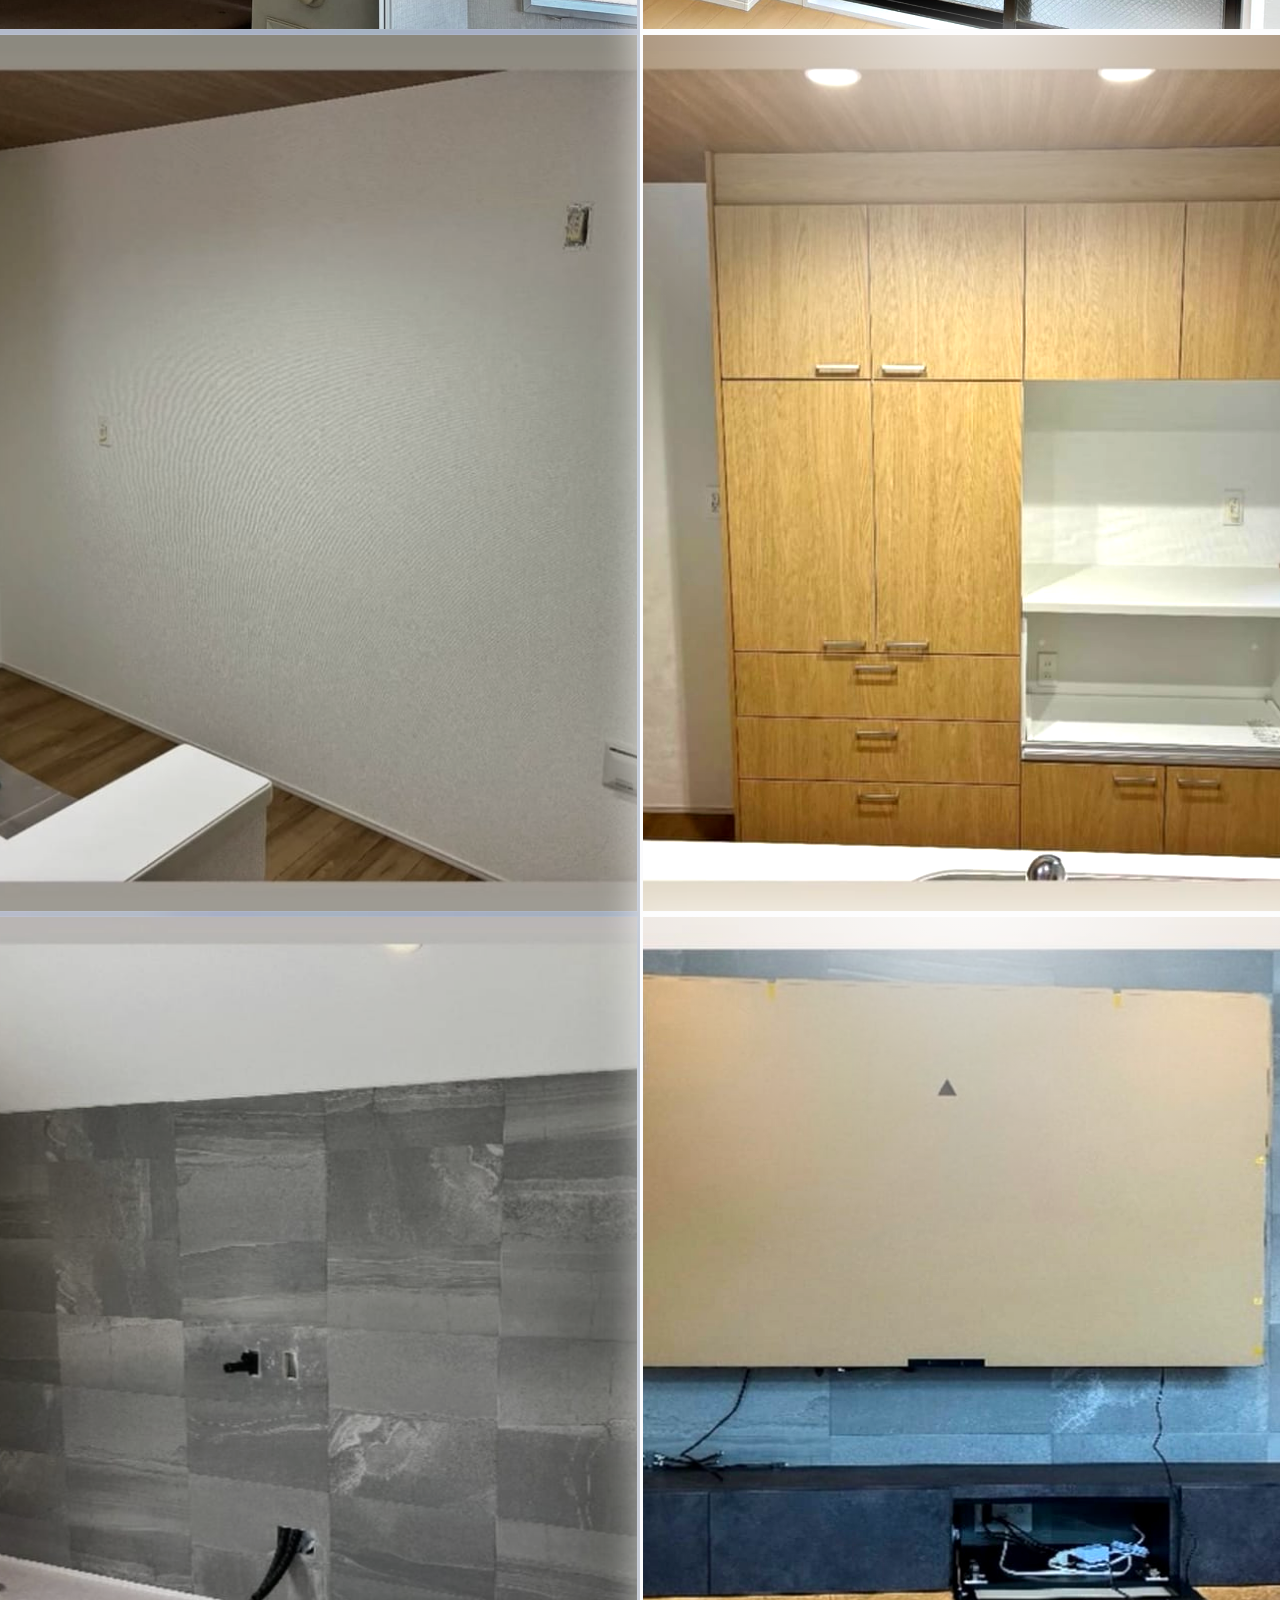
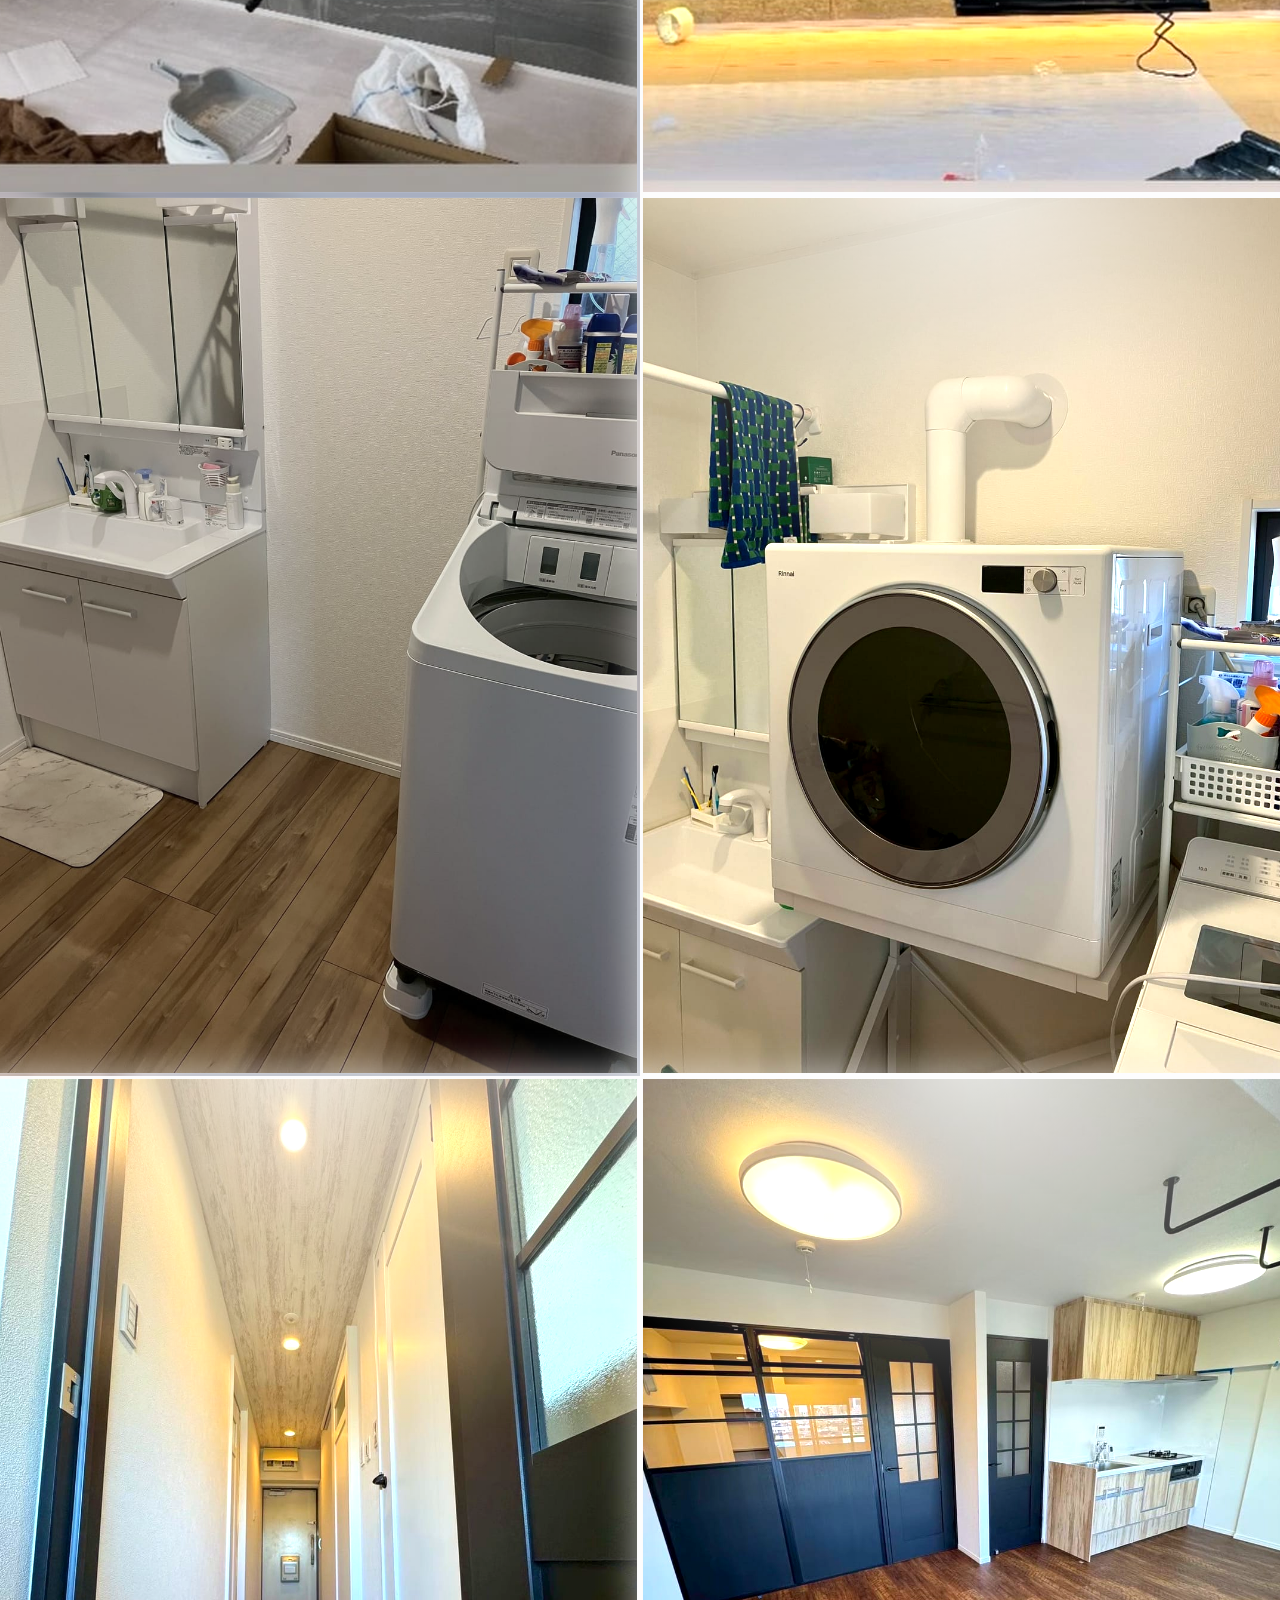
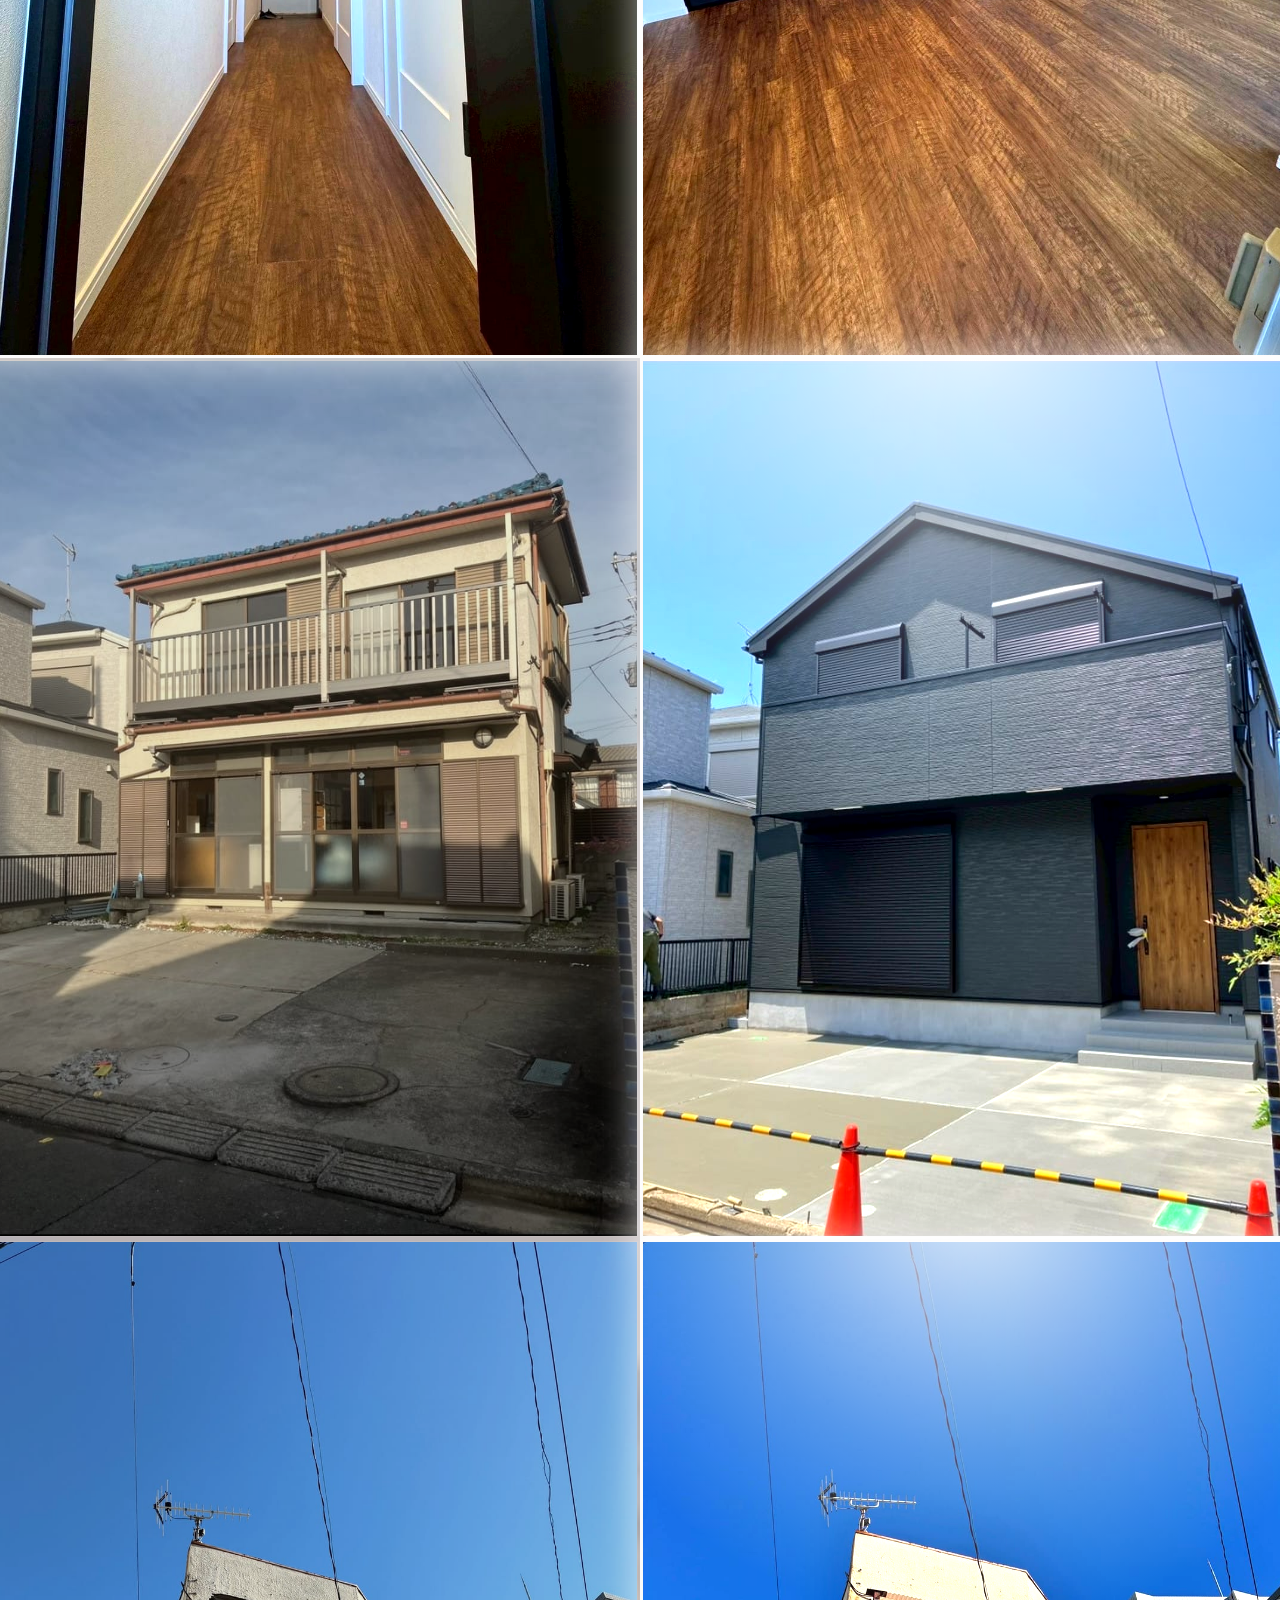
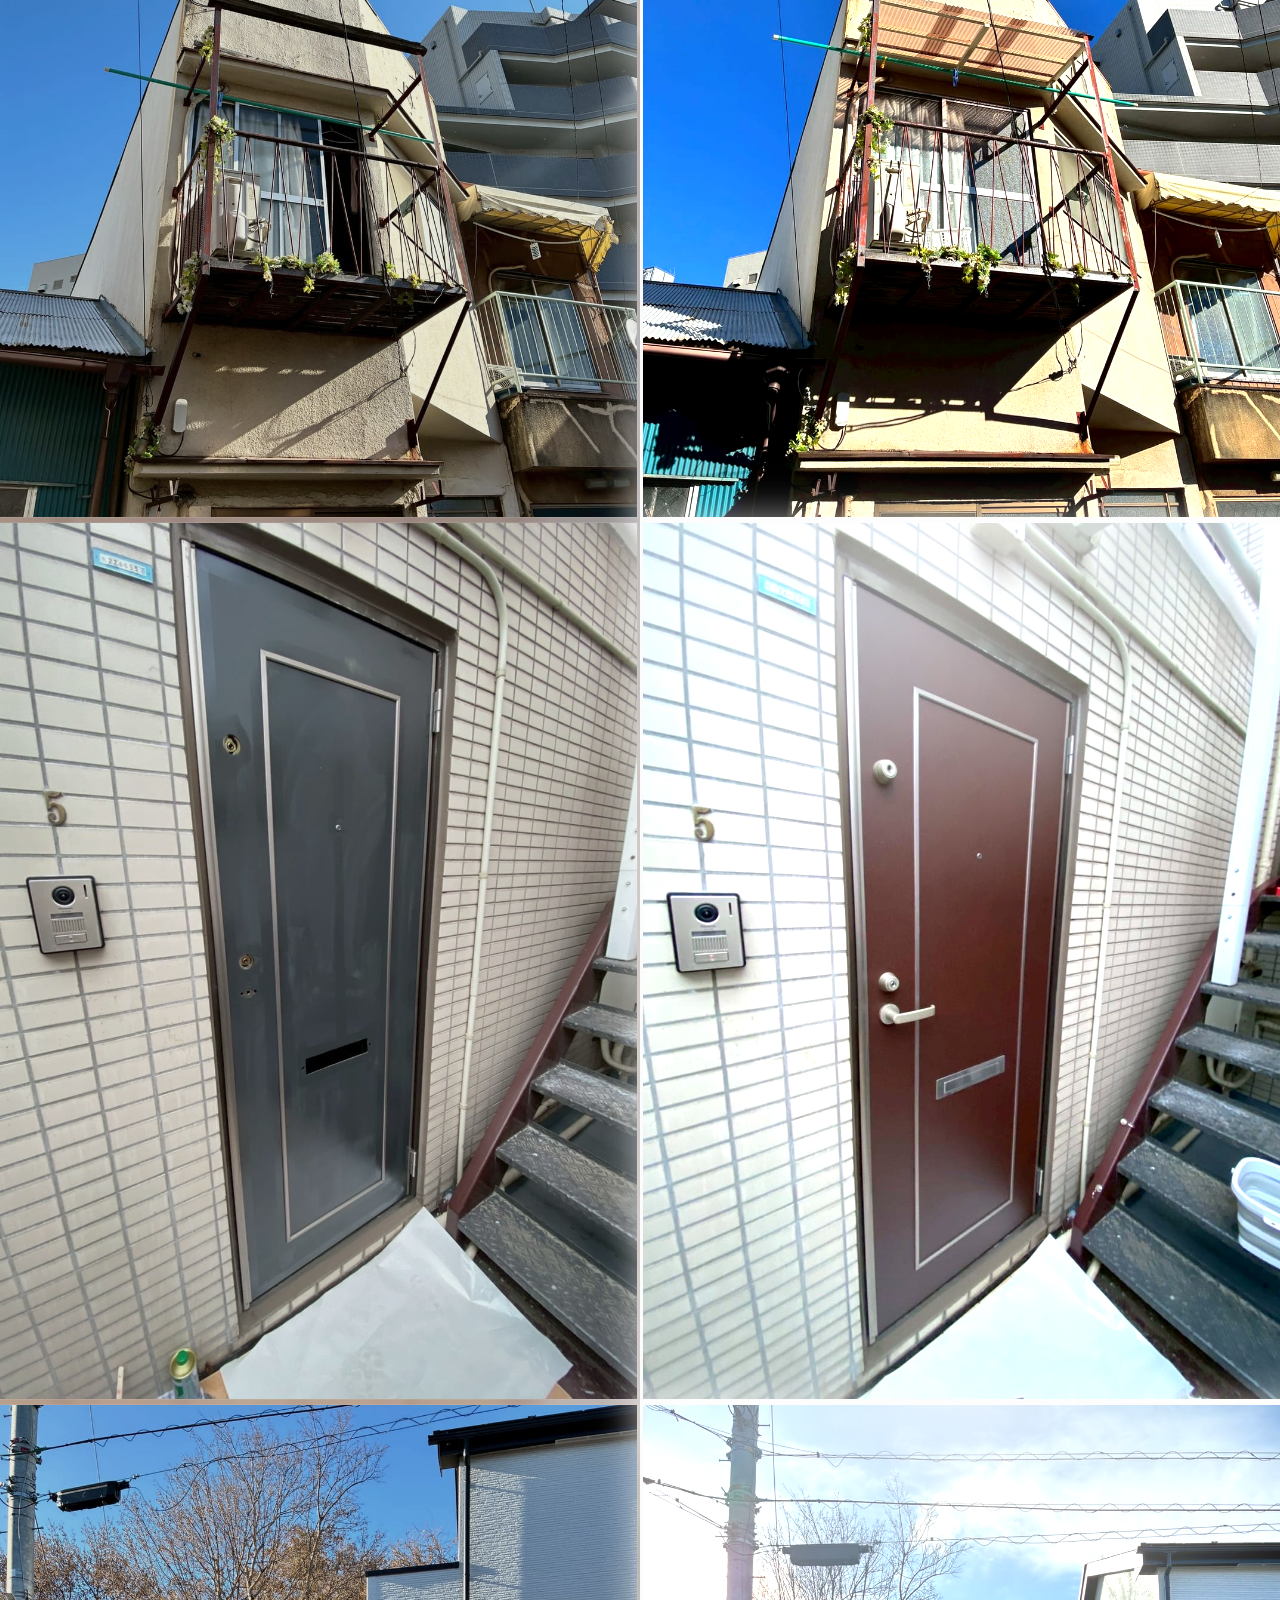
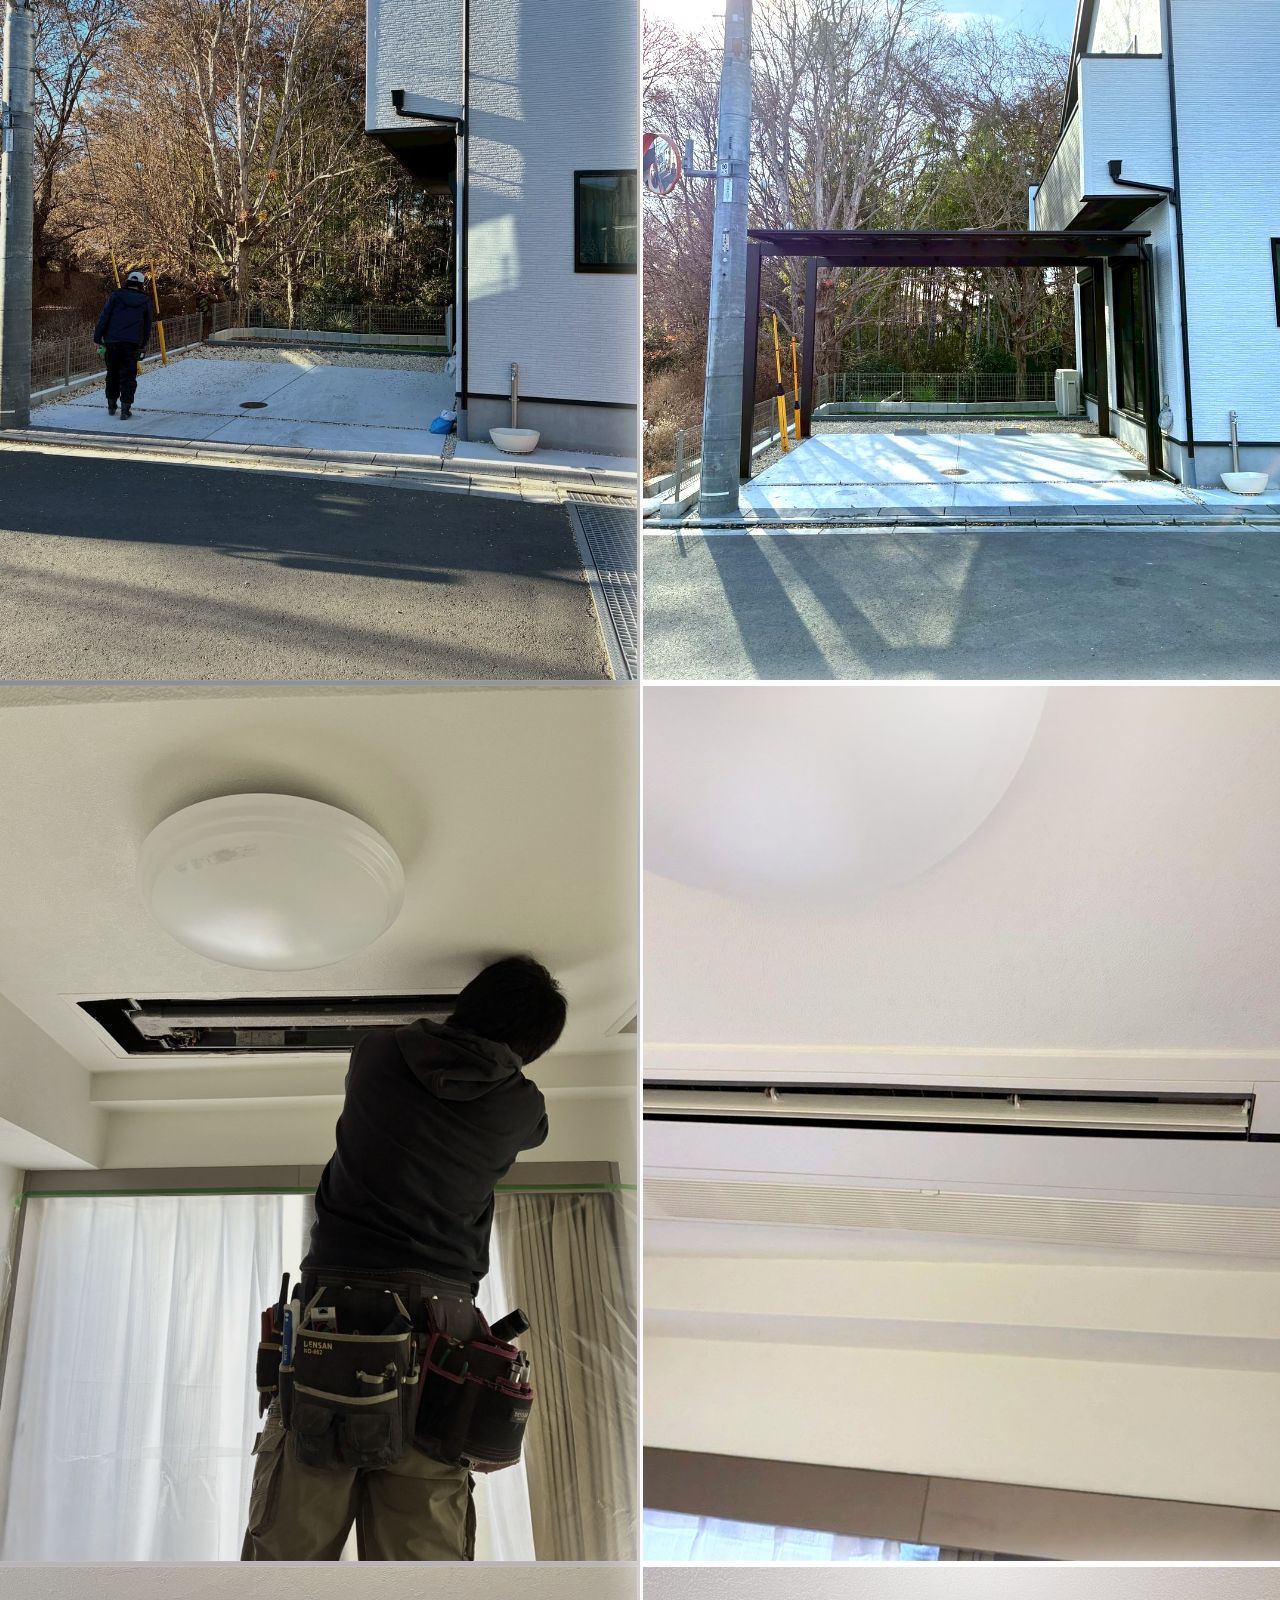
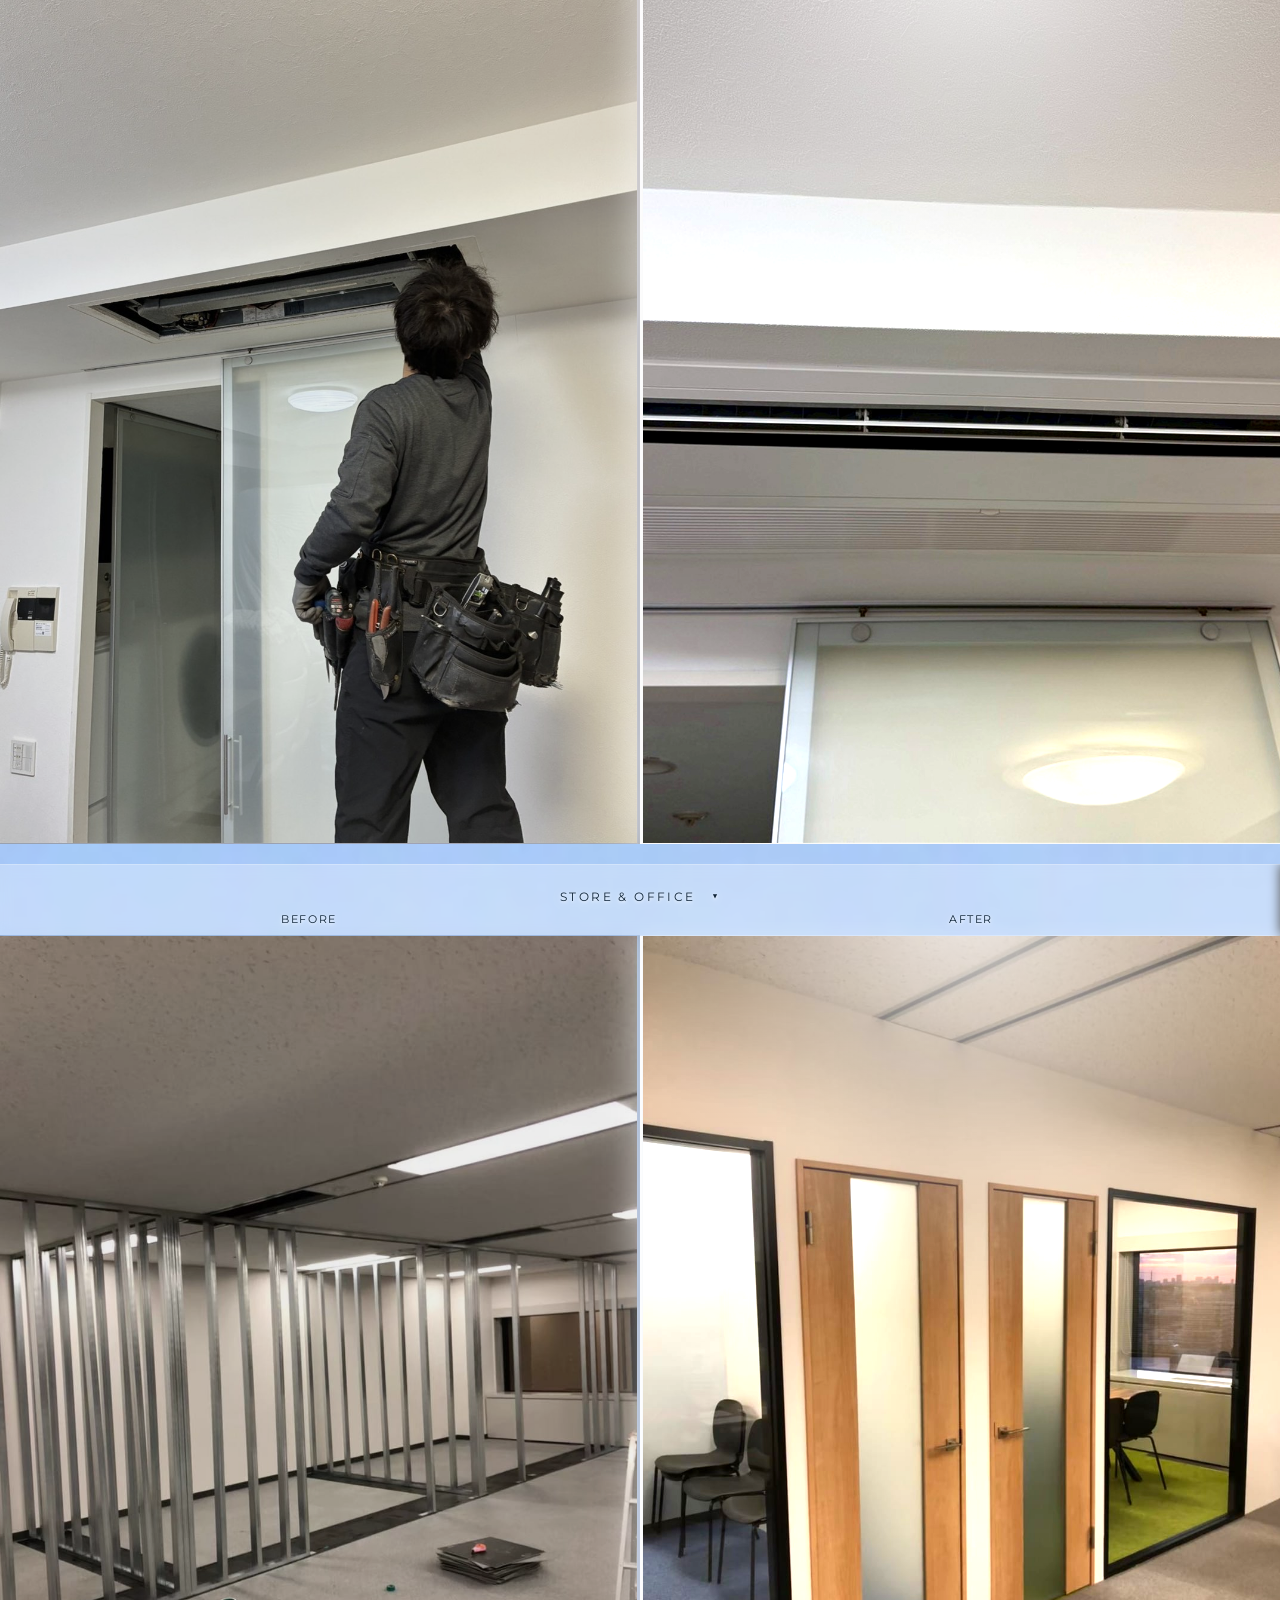
<file: en/portfolio.html>
<!DOCTYPE html>
<html lang="en">
<head>
  <meta charset="UTF-8">
  <meta name="viewport" content="width=device-width, initial-scale=1.0">
  <title>Portfolio | Renovation Photos – Kubo Koumuten</title>
  <link rel="icon" href="../logo.jpg" type="image/jpeg">
  <link rel="canonical" href="https://kubokoumutenn.com/en/portfolio.html">
  <link rel="alternate" hreflang="ja" href="https://kubokoumutenn.com/portfolio.html">
  <link rel="alternate" hreflang="en" href="https://kubokoumutenn.com/en/portfolio.html">
  <link rel="alternate" hreflang="x-default" href="https://kubokoumutenn.com/portfolio.html">
  <meta property="og:url" content="https://kubokoumutenn.com/en/portfolio.html">
  <meta property="og:title" content="Portfolio | Renovation Photos – Kubo Koumuten">
  <meta property="og:description" content="Before &amp; after renovation photos from Kubo Koumuten's interior, exterior and landscaping projects across Tokyo, Osaka &amp; Kitakyushu.">
  <meta property="og:type" content="website">
  <meta name="description" content="Before &amp; after renovation photos from Kubo Koumuten's interior, exterior and landscaping projects across Tokyo, Osaka &amp; Kitakyushu.">
  <!-- Google tag (gtag.js) -->
  <script async src="https://www.googletagmanager.com/gtag/js?id=G-VWRMP00PLB"></script>
  <script>
    window.dataLayer = window.dataLayer || [];
    function gtag(){dataLayer.push(arguments);}
    gtag('js', new Date());
    gtag('config', 'G-VWRMP00PLB');
  </script>
  <link rel="preconnect" href="https://fonts.googleapis.com">
  <link rel="preconnect" href="https://fonts.gstatic.com" crossorigin>
  <link href="https://fonts.googleapis.com/css2?family=Noto+Sans:wght@300;400;500;600;700;800;900&family=Noto+Sans+JP:wght@500&family=Montserrat:wght@400;600;700;800;900&display=swap" rel="stylesheet">
  <link rel="stylesheet" href="../styles.css">
  <style>
    .category-sticky-header {
      position: sticky;
      top: 62px;
      z-index: 5;
      background: rgba(255,255,255,0.30);
      backdrop-filter: blur(6px);
      border-top: 1px solid rgba(255,255,255,0.25);
      scroll-margin-top: 62px;
    }
    .category-toggle {
      position: relative;
      z-index: 1;
      width: 100%;
      display: flex;
      justify-content: center;
      align-items: center;
      background: none;
      border: none;
      padding: 1.5rem 0 0.5rem;
      margin: 0;
      font-family: 'Montserrat', sans-serif;
      font-size: 0.75rem;
      letter-spacing: 0.2em;
      color: #0f2438;
      text-shadow: 0 1px 3px rgba(255,255,255,0.9), 0 2px 10px rgba(255,255,255,0.55);
      text-transform: uppercase;
      cursor: pointer;
      text-align: left;
    }
    .category-toggle:hover { color: #0f2438; opacity: 0.8; }
    .toggle-icon {
      font-size: 0.6rem;
      font-weight: 300;
      line-height: 1;
      flex-shrink: 0;
      margin-left: 1rem;
      transition: transform 0.3s ease;
    }
    .category-labels {
      display: grid;
      grid-template-columns: 1fr 1fr;
      gap: 4px;
      padding: 0 0 0.6rem;
      font-family: 'Montserrat', sans-serif;
      font-size: 0.68rem;
      letter-spacing: 0.15em;
      text-transform: uppercase;
      color: #0f2438;
      text-shadow: 0 1px 3px rgba(255,255,255,0.9), 0 2px 10px rgba(255,255,255,0.55);
      text-align: center;
    }
    .gallery-collapsible {
      overflow: hidden;
      transition: max-height 0.45s ease, opacity 0.35s ease;
      opacity: 1;
    }
    .gallery-collapsible.collapsed {
      max-height: 0 !important;
      opacity: 0;
    }

    /* Override styles.css's body font: 'Noto Sans JP' is tuned for
       Japanese and only carries a bundled fallback Latin subset, not a
       proper English-optimized design. 'Noto Sans' is the same
       superfamily's dedicated Latin sibling -- same metrics/weights, so
       nothing else on the page needs re-tuning, but with correct English
       letterforms. Scoped to this page only; the Japanese portfolio page
       keeps 'Noto Sans JP' via the shared stylesheet. */
    body {
      font-family: 'Noto Sans', sans-serif;
    }
    .nav-phone {
      font-family: 'Noto Sans JP', sans-serif;
    }
  </style>
</head>
<body>

<!-- ══════════ NAV ══════════ -->
<nav>
  <div style="flex:1"></div>
  <div class="nav-logo"><a href="https://www.instagram.com/naokingtokyo" target="_blank" rel="noopener noreferrer" style="color: inherit; text-decoration: none;">📷 naoking <span>tokyo</span></a></div>
  <div style="flex:1; display:flex; justify-content:flex-end; align-items:center; gap:1rem;">
    <a href="mailto:kubokoumutenn@yahoo.co.jp" class="nav-phone">E-mail</a>
    <a href="../portfolio.html" class="nav-lang">JP</a>
    <button id="hamburger" aria-label="Open menu">☰</button>
  </div>
  <div id="mobile-menu">
    <a href="../#quote">→ Free Estimate</a>
    <a href="../#services">→ Our Services</a>
    <a href="portfolio.html">→ Portfolio Gallery</a>
    <a href="../#quote">→ Contact Us</a>
    <a href="../portfolio.html">→ 日本語 (Japanese)</a>
  </div>
</nav>

<main class="portfolio-page">
  <div class="portfolio-zone portfolio-zone-1">
  <div class="portfolio-hero-header">
    <div class="trace-frame bold">
      <p class="section-eyebrow">OUR WORK</p>
      <h1 class="section-heading">Portfolio Gallery</h1>
      <svg viewBox="0 0 100 100" preserveAspectRatio="none" aria-hidden="true"><path class="trace-path" d="M 100 0 L 100 100 L 0 100 L 0 0 L 100 0 Z" /></svg>
    </div>
  </div>

  <!-- ── Residential (interior + exterior merged, per client request to stop splitting by interior/exterior) ── -->
  <section class="portfolio-section">
    <div class="category-sticky-header">
      <button class="category-toggle" aria-expanded="true">Residential<span class="toggle-icon">▼</span></button>
      <div class="category-labels"><span>Before</span><span>After</span></div>
    </div>
    <div class="gallery-grid gallery-collapsible" style="position: relative; z-index: 1;">
      <div style="position: absolute; inset: 0; background: rgba(0,0,0,0.2); pointer-events: none;"></div>
      <div class="gallery-item">
        <div class="photo-wrapper">
          <img width="1100" height="1466" loading="lazy" src="../images/お風呂-ビフォー.jpg" alt="Bathroom before renovation">
        </div>
      </div>
      <div class="gallery-item">
        <div class="photo-wrapper">
          <img width="1100" height="1466" loading="lazy" src="../images/お風呂-アフター.jpg" alt="Bathroom after renovation">
        </div>
      </div>
      <div class="gallery-item">
        <div class="photo-wrapper">
          <img width="1100" height="1466" loading="lazy" src="../images/キッチン-ビフォー.jpg" alt="Kitchen before renovation">
        </div>
      </div>
      <div class="gallery-item">
        <div class="photo-wrapper">
          <img width="1100" height="1466" loading="lazy" src="../images/キッチン-アフター.jpg" alt="Kitchen after renovation">
        </div>
      </div>
      <div class="gallery-item">
        <div class="photo-wrapper">
          <img width="1100" height="1466" loading="lazy" src="../images/トイレ-ビフォー.jpg" alt="Toilet before renovation">
        </div>
      </div>
      <div class="gallery-item">
        <div class="photo-wrapper">
          <img width="1100" height="1466" loading="lazy" src="../images/トイレ-アフター.jpg" alt="Toilet after renovation">
        </div>
      </div>
      <div class="gallery-item">
        <div class="photo-wrapper">
          <img width="1100" height="1466" loading="lazy" src="../images/Toilet before.jpg" alt="Toilet before renovation">
        </div>
      </div>
      <div class="gallery-item">
        <div class="photo-wrapper">
          <img width="1100" height="1466" loading="lazy" src="../images/Toilet after.jpg" alt="Toilet after renovation">
        </div>
      </div>
      <div class="gallery-item">
        <div class="photo-wrapper">
          <img width="1100" height="1466" loading="lazy" src="../images/押入れ-ビフォー.jpg" alt="Closet before renovation">
        </div>
      </div>
      <div class="gallery-item">
        <div class="photo-wrapper">
          <img width="1100" height="1466" loading="lazy" src="../images/押入れ-アフター.jpg" alt="Closet after renovation">
        </div>
      </div>
      <div class="gallery-item">
        <div class="photo-wrapper">
          <img width="1100" height="1466" loading="lazy" src="../images/洗濯防水パン-ビフォー.jpg" alt="Washing machine pan before installation">
        </div>
      </div>
      <div class="gallery-item">
        <div class="photo-wrapper">
          <img width="1100" height="1466" loading="lazy" src="../images/洗濯防水パン-アフター.jpg" alt="Washing machine pan after installation">
        </div>
      </div>
      <div class="gallery-item">
        <div class="photo-wrapper">
          <img width="1100" height="1466" loading="lazy" src="../images/エアコン-化粧カバービフォー.jpg" alt="Air conditioner before installation">
        </div>
      </div>
      <div class="gallery-item">
        <div class="photo-wrapper">
          <img width="1100" height="1466" loading="lazy" src="../images/エアコン-化粧カバーアフター.jpg" alt="Air conditioner cover after installation">
        </div>
      </div>
      <div class="gallery-item">
        <div class="photo-wrapper">
          <img width="1100" height="892" loading="lazy" src="../images/カップボード-施工前.jpg" alt="Cupboard before installation">
        </div>
      </div>
      <div class="gallery-item">
        <div class="photo-wrapper">
          <img width="1100" height="892" loading="lazy" src="../images/カップボード-施工後.jpg" alt="Cupboard after installation">
        </div>
      </div>
      <div class="gallery-item">
        <div class="photo-wrapper">
          <img width="1100" height="880" loading="lazy" src="../images/壁掛けTV-施工前.jpg" alt="Wall-mounted TV before installation">
        </div>
      </div>
      <div class="gallery-item">
        <div class="photo-wrapper">
          <img width="1100" height="868" loading="lazy" src="../images/壁掛けTV-施工後.jpg" alt="Wall-mounted TV after installation">
        </div>
      </div>
      <div class="gallery-item">
        <div class="photo-wrapper">
          <img width="1100" height="1466" loading="lazy" src="../images/乾太君-施工前.jpg" alt="Gas clothes dryer before installation">
        </div>
      </div>
      <div class="gallery-item">
        <div class="photo-wrapper">
          <img width="1100" height="1466" loading="lazy" src="../images/乾太君-施工後.jpg" alt="Gas clothes dryer after installation">
        </div>
      </div>
      <div class="gallery-item after-only">
        <div class="photo-wrapper">
          <img width="1100" height="1466" loading="lazy" src="../images/マンション廊下-施工後.jpg" alt="Apartment hallway after renovation">
        </div>
      </div>
      <div class="gallery-item after-only">
        <div class="photo-wrapper">
          <img width="1100" height="1466" loading="lazy" src="../images/マンションリビング-施工後.jpg" alt="Apartment living room after renovation">
        </div>
      </div>
      <div class="gallery-item">
        <div class="photo-wrapper">
          <img width="750" height="1001" loading="lazy" src="../images/house-before.jpg" alt="Exterior before renovation">
        </div>
      </div>
      <div class="gallery-item">
        <div class="photo-wrapper">
          <img width="750" height="1004" loading="lazy" src="../images/house-after.jpg" alt="Exterior after renovation">
        </div>
      </div>
      <div class="gallery-item">
        <div class="photo-wrapper">
          <img width="1100" height="1466" loading="lazy" src="../images/Balcony roof before.jpg" alt="Balcony roof before renovation">
        </div>
      </div>
      <div class="gallery-item">
        <div class="photo-wrapper">
          <img width="1100" height="1466" loading="lazy" src="../images/Balcony roof after1.jpg" alt="Balcony roof after renovation">
        </div>
      </div>
      <div class="gallery-item">
        <div class="photo-wrapper">
          <img width="1100" height="1466" loading="lazy" src="../images/Door before.jpg" alt="Front door before renovation">
        </div>
      </div>
      <div class="gallery-item">
        <div class="photo-wrapper">
          <img width="1100" height="1466" loading="lazy" src="../images/Door after.jpg" alt="Front door after renovation">
        </div>
      </div>
      <div class="gallery-item">
        <div class="photo-wrapper">
          <img width="1100" height="1466" loading="lazy" src="../images/Car port before.jpg" alt="Carport before installation">
        </div>
      </div>
      <div class="gallery-item">
        <div class="photo-wrapper">
          <img width="1100" height="1466" loading="lazy" src="../images/Carport after2.jpg" alt="Carport after installation">
        </div>
      </div>
      <div class="gallery-item">
        <div class="photo-wrapper">
          <img width="1100" height="1466" loading="lazy" src="../images/Aircon A before.jpg" alt="Air conditioner unit before installation">
        </div>
      </div>
      <div class="gallery-item">
        <div class="photo-wrapper">
          <img width="1100" height="1466" loading="lazy" src="../images/Aircon A after.jpg" alt="Air conditioner unit after installation">
        </div>
      </div>
      <div class="gallery-item">
        <div class="photo-wrapper">
          <img width="1100" height="1466" loading="lazy" src="../images/Aircon B before.jpg" alt="Air conditioner unit before installation">
        </div>
      </div>
      <div class="gallery-item">
        <div class="photo-wrapper">
          <img width="1100" height="1466" loading="lazy" src="../images/Aircon B after.jpg" alt="Air conditioner unit after installation">
        </div>
      </div>
    </div>
  </section>

  </div>

  <div class="portfolio-zone portfolio-zone-2">
  <!-- ── Store & Office ── -->
  <section class="portfolio-section">
    <div class="category-sticky-header">
      <button class="category-toggle" aria-expanded="true">Store &amp; Office<span class="toggle-icon">▼</span></button>
      <div class="category-labels"><span>Before</span><span>After</span></div>
    </div>
    <div class="gallery-grid gallery-collapsible" style="position: relative; z-index: 1;">
      <div style="position: absolute; inset: 0; background: rgba(0,0,0,0.2); pointer-events: none;"></div>
      <div class="gallery-item">
        <div class="photo-wrapper">
          <img width="1100" height="1467" loading="lazy" src="../images/オフィス-施工中.jpg" alt="Office before renovation">
        </div>
      </div>
      <div class="gallery-item">
        <div class="photo-wrapper">
          <img width="1100" height="1467" loading="lazy" src="../images/オフィス-施工後.jpg" alt="Office after renovation">
        </div>
      </div>
      <div class="gallery-item">
        <div class="photo-wrapper">
          <img width="1100" height="1466" loading="lazy" src="../images/和菓子屋-施工前.jpg" alt="Japanese sweets shop before renovation">
        </div>
      </div>
      <div class="gallery-item">
        <div class="photo-wrapper">
          <img width="1100" height="1466" loading="lazy" src="../images/和菓子屋-施工後.jpg" alt="Japanese sweets shop after renovation">
        </div>
      </div>
      <div class="gallery-item after-only">
        <div class="photo-wrapper">
          <img width="1100" height="1466" loading="lazy" src="../images/美容室②-施工後.jpg" alt="Beauty salon after renovation">
        </div>
      </div>
      <div class="gallery-item after-only">
        <div class="photo-wrapper">
          <img width="1100" height="1466" loading="lazy" src="../images/美容室-施工後.jpg" alt="Beauty salon after renovation">
        </div>
      </div>
      <div class="gallery-item">
        <div class="photo-wrapper">
          <img width="1100" height="1466" loading="lazy" src="../images/モール柱-施工前.jpg" alt="Commercial facility pillar before renovation">
        </div>
      </div>
      <div class="gallery-item">
        <div class="photo-wrapper">
          <img width="1100" height="1466" loading="lazy" src="../images/モール柱-施工後.jpg" alt="Commercial facility pillar after renovation">
        </div>
      </div>
      <div class="gallery-item">
        <div class="photo-wrapper">
          <img width="1100" height="1466" loading="lazy" src="../images/床材張替え-施工前.jpg" alt="Flooring replacement before renovation">
        </div>
      </div>
      <div class="gallery-item">
        <div class="photo-wrapper">
          <img width="1100" height="1466" loading="lazy" src="../images/床材張替え-施工後.jpg" alt="Flooring replacement after renovation">
        </div>
      </div>
      <div class="gallery-item">
        <div class="photo-wrapper">
          <img width="1100" height="1466" loading="lazy" src="../images/マンションお風呂-施工前.jpg" alt="Before renovation">
        </div>
      </div>
      <div class="gallery-item">
        <div class="photo-wrapper">
          <img width="1100" height="1466" loading="lazy" src="../images/マンションお風呂-施工後.jpg" alt="After renovation">
        </div>
      </div>
      <div class="gallery-item">
        <div class="photo-wrapper">
          <img width="750" height="997" loading="lazy" src="../images/Staircase before.jpg" alt="Exterior staircase before renovation">
        </div>
      </div>
      <div class="gallery-item">
        <div class="photo-wrapper">
          <img width="750" height="992" loading="lazy" src="../images/Staircase after.jpg" alt="Exterior staircase after renovation">
        </div>
      </div>
      <div class="gallery-item after-only">
        <div class="photo-wrapper">
          <img width="1100" height="1466" loading="lazy" src="../images/個室ダイニング-施工後②.jpg" alt="Private dining room after renovation">
        </div>
      </div>
      <div class="gallery-item after-only">
        <div class="photo-wrapper">
          <img width="1100" height="1466" loading="lazy" src="../images/個室ダイニング-施工後①.jpg" alt="Private dining room after renovation">
        </div>
      </div>
    </div>
  </section>
  </div>

</main>

<div class="portfolio-zone portfolio-zone-2 portfolio-zone-footer">
<!-- ══════════ FOOTER ══════════ -->
<footer>
  <div class="footer-top">
    <div class="ft-brand">
      <div class="ft-logo">Kubo Koumuten Co., Ltd.</div>
      <p>Your Neighborhood Renovation Company</p>
      <p style="margin-top:.3rem">Serving Tokyo, Osaka &amp; Kitakyushu</p>
    </div>
    <div class="ft-contact">
      <div class="ft-phone"><a href="mailto:kubokoumutenn@yahoo.co.jp"><span class="ph">✉️</span> E-mail</a></div>
      <div class="ft-insta">
        <a href="https://www.instagram.com/naokingtokyo" target="_blank" rel="noopener noreferrer">
          📷 @naokingtokyo
        </a>
      </div>
    </div>
  </div>
  <div class="footer-bottom">
    © 2026 Kubo Koumuten Co., Ltd. All rights reserved.
  </div>
</footer>
</div>

<script>
  // Hamburger menu
  const hamburger = document.getElementById('hamburger');
  const mobileMenu = document.getElementById('mobile-menu');
  hamburger.addEventListener('click', function() {
    mobileMenu.style.display = mobileMenu.style.display === 'block' ? 'none' : 'block';
  });
  mobileMenu.querySelectorAll('a').forEach(a =>
    a.addEventListener('click', () => { mobileMenu.style.display = 'none'; })
  );
  document.addEventListener('click', function(e) {
    if (!e.target.closest('nav')) mobileMenu.style.display = 'none';
  });

  // Category expand / collapse
  document.querySelectorAll('.gallery-collapsible').forEach(function(grid) {
    grid.style.maxHeight = 'none';
  });

  // If a collapse/expand gets interrupted partway by another call (e.g. a
  // fast scroll re-triggers the auto check before the previous animation
  // finished), the transitionend listener from the interrupted call was
  // never removed and would fire later -- against whichever transition
  // happened to finish next (including the unrelated opacity transition,
  // since no propertyName filter was applied) -- forcibly snapping
  // max-height back to 'none' (full height) in the middle of what should
  // have been a collapse. That's what caused a manual collapse click to
  // "flash and revert", and caused sudden full-height pop-ins during fast
  // scrolling. Always clearing any pending handler before starting a new
  // transition, and filtering to the max-height property only, prevents it.
  function clearPendingMaxHeightHandler(grid) {
    if (grid._maxHeightHandler) {
      grid.removeEventListener('transitionend', grid._maxHeightHandler);
      grid._maxHeightHandler = null;
    }
  }

  // Auto (scroll-driven) calls pass instant=true: a fast scroll gesture can
  // cover the same document distance faster than the 0.45s grow animation
  // can keep up with, so the section is measurably shorter than its real
  // height for a moment -- which lets the same scroll gesture "outrun" it
  // and blow straight past into whatever's above/below, feeling like a
  // jump straight to another section. Applying the change instantly for
  // auto-triggered calls means the document is always its true full size
  // by the very next frame, no matter how fast the user scrolls. Manual
  // clicks keep the smooth animation since that's a deliberate, isolated
  // interaction, not fighting against continuous scroll input.
  function collapseCategory(header, instant) {
    const btn = header.querySelector('.category-toggle');
    const icon = btn.querySelector('.toggle-icon');
    const grid = header.nextElementSibling;
    if (btn.getAttribute('aria-expanded') === 'false') return;
    clearPendingMaxHeightHandler(grid);
    if (instant) {
      grid.style.transition = 'none';
      grid.style.maxHeight = '0';
      grid.style.opacity = '0';
      requestAnimationFrame(function() {
        requestAnimationFrame(function() { grid.style.transition = ''; });
      });
    } else {
      // Pin current height first so the collapse animation has a start value
      grid.style.maxHeight = grid.scrollHeight + 'px';
      requestAnimationFrame(function() {
        grid.style.maxHeight = '0';
        grid.style.opacity = '0';
      });
    }
    btn.setAttribute('aria-expanded', 'false');
    icon.textContent = '▲';
  }

  function expandCategory(header, instant) {
    const btn = header.querySelector('.category-toggle');
    const icon = btn.querySelector('.toggle-icon');
    const grid = header.nextElementSibling;
    if (btn.getAttribute('aria-expanded') === 'true') return;
    clearPendingMaxHeightHandler(grid);
    btn.setAttribute('aria-expanded', 'true');
    icon.textContent = '▼';
    if (instant) {
      grid.style.transition = 'none';
      grid.style.maxHeight = 'none';
      grid.style.opacity = '1';
      requestAnimationFrame(function() {
        requestAnimationFrame(function() { grid.style.transition = ''; });
      });
      return;
    }
    // Animate to a generous value, then remove the cap so late-loading images show fully
    grid.style.maxHeight = '5000px';
    grid.style.opacity = '1';
    const handler = function(e) {
      if (e.propertyName !== 'max-height') return;
      grid.style.maxHeight = 'none';
      grid.removeEventListener('transitionend', handler);
      grid._maxHeightHandler = null;
    };
    grid._maxHeightHandler = handler;
    grid.addEventListener('transitionend', handler);
  }

  const categoryHeaders = [...document.querySelectorAll('.category-sticky-header')];

  // Headers are plain position:sticky, all at the same top:62px -- there's
  // no stacking, so no header ever needs an offset bigger than that. This
  // lets the browser handle "only the currently-relevant one visible" for
  // free: a header only starts sticking once its own section scrolls up to
  // that point, and releases once its own section has scrolled fully past
  // (at which point the next section's header picks up the same way) --
  // exactly "swap to whichever category is current" with no JS bookkeeping
  // needed. An earlier position:fixed-based version showed the first
  // category's header immediately at page load, before the page had even
  // been scrolled past the hero title above it, overlapping the title.
  // Native sticky doesn't have that problem since it only engages once
  // actually scrolled to.

  // Jump back to an earlier category: expand it and scroll to it, collapse
  // everything else.
  function jumpToCategory(targetIndex) {
    categoryHeaders.forEach(function(header, i) {
      if (i === targetIndex) expandCategory(header); else collapseCategory(header);
    });
    categoryHeaders[targetIndex].scrollIntoView({ behavior: 'smooth', block: 'start' });
  }

  categoryHeaders.forEach(function(header, index) {
    const btn = header.querySelector('.category-toggle');

    btn.addEventListener('click', function() {
      if (btn.getAttribute('aria-expanded') === 'false') {
        delete header.dataset.manualCollapse;
        jumpToCategory(index);
        return;
      }
      // Mark this as a deliberate user action so the auto scroll-check
      // below doesn't immediately re-expand it just because it's still
      // in view -- otherwise clicking to fold a section you're currently
      // looking at got undone by the very next scroll tick.
      header.dataset.manualCollapse = 'true';
      collapseCategory(header);
    });
  });

  // Auto-open a category once it's scrolled into view. This checks each
  // grid's actual position directly on every scroll, rather than relying on
  // IntersectionObserver's 0%/>0% threshold crossing -- a fast or instant
  // scroll can jump a whole section from "not yet reached" straight to
  // "already passed" without ever sampling it as partially visible, which
  // meant its threshold never crossed and it silently never got expanded.
  //
  // Categories are never auto-collapsed. Auto-collapsing a category above
  // the current scroll position shrinks the document above the viewport,
  // which can leave it shorter than the current scroll position -- the
  // browser then clamps scrollY to fit, which reads as the page suddenly
  // jumping backward. Manual collapse (clicking a category header) still
  // works; it just isn't undone or triggered automatically by scrolling.
  function updateCategoryPositions() {
    categoryHeaders.forEach(function(header) {
      const grid = header.nextElementSibling;
      const rect = grid.getBoundingClientRect();
      const outOfView = rect.bottom < 0 || rect.top > window.innerHeight;
      if (outOfView) delete header.dataset.manualCollapse;
      if (rect.top < window.innerHeight && rect.bottom >= 0) {
        if (header.dataset.manualCollapse === 'true') return;
        expandCategory(header, true);
      }
    });
  }

  // Only auto-collapse/expand while scrolling DOWN. Reversing direction
  // leaves every category exactly as it is -- nothing resizes, so nothing
  // above the viewport can suddenly grow and shove the page down (which is
  // what caused the "jump to Interior" bug on the way back up). Scrolling
  // down again immediately self-corrects any state via the checks below.
  let scrollTicking = false;
  let lastScrollY = window.scrollY;
  window.addEventListener('scroll', function() {
    if (scrollTicking) return;
    scrollTicking = true;
    requestAnimationFrame(function() {
      const currentY = window.scrollY;
      if (currentY > lastScrollY) {
        updateCategoryPositions();
      }
      lastScrollY = currentY;
      scrollTicking = false;
    });
  }, { passive: true });

  updateCategoryPositions();

  // One-time "shine sweep" animation on each after-photo once it's mostly
  // scrolled into view (see .shine-play in styles.css). Unobserve
  // immediately so it only ever plays once per photo, not every time it
  // re-enters view. Threshold 0.8 (80% of the photo visible at once) --
  // note a wide desktop window has no gallery max-width, so a tall photo
  // can grow past the viewport height and never reach 80% simultaneous
  // visibility, silently skipping the sweep (this is why the threshold
  // was previously lowered from 0.85 to 0.5; raised back up on request).
  const shineTargets = document.querySelectorAll('.gallery-item:nth-child(odd) .photo-wrapper, .gallery-item.after-only .photo-wrapper, .masonry-item');
  if ('IntersectionObserver' in window) {
    const shineObserver = new IntersectionObserver(function(entries) {
      entries.forEach(function(entry) {
        if (entry.isIntersecting) {
          entry.target.classList.add('shine-play');
          shineObserver.unobserve(entry.target);
        }
      });
    }, { threshold: 0.8 });
    shineTargets.forEach(function(el) { shineObserver.observe(el); });
  } else {
    shineTargets.forEach(function(el) { el.classList.add('shine-play'); });
  }

  /* Border-trace flash on the "OUR WORK" header, same mechanism as the
     homepage (see index.html for the full history/gotchas). Fired once
     directly on load rather than via scroll-triggered IntersectionObserver
     -- .portfolio-hero-header is the first thing on the page, already on
     screen with no scroll needed, so it can never cross a scroll-based
     trigger line the way lower-page headers do. */
  function runTrace(frame) {
    if (frame.dataset.traceQueued) return;
    frame.dataset.traceQueued = '1';
    setTimeout(function() {
      frame.querySelectorAll('.trace-path').forEach(function(path) {
        path.classList.remove('play');
        void path.getBoundingClientRect();
        path.classList.add('play');
        path.addEventListener('animationend', function onDone() {
          path.classList.remove('play');
          path.removeEventListener('animationend', onDone);
        });
      });
    }, 80);
    setTimeout(function() {
      delete frame.dataset.traceQueued;
    }, 1030);
  }
  const heroTrace = document.querySelector('.portfolio-hero-header .trace-frame');
  if (heroTrace) {
    setTimeout(function() { runTrace(heroTrace); }, 400);
  }
</script>
<a href="./" class="floating-back-btn">← Home</a>
</body>
</html>
</file>
<file: styles.css>
@import url('https://fonts.googleapis.com/css2?family=Noto+Sans+JP:wght@300;400;500;700;900&family=Montserrat:wght@400;600;700;800;900&display=swap');

* {
  box-sizing: border-box !important;
  margin: 0;
  padding: 0;
}

html {
  overflow-x: hidden !important;
  max-width: 100% !important;
  width: 100% !important;
}

body {
  font-family: 'Noto Sans JP', sans-serif;
  background: #111111;
  color: #0f2438;
  max-width: 100% !important;
  width: 100% !important;
  margin: 0;
  padding: 0;
  word-break: keep-all;
  overflow-wrap: break-word;
}

.ph { font-variant-emoji: text; color: #0f2438; }

/* ─── NAV ─────────────────────────────────────── */
nav {
  position: fixed;
  top: 0; left: 0; right: 0;
  z-index: 1000;
  width: 100%;
  padding: 0.9rem 20px;
  box-sizing: border-box;
  background: rgba(255,255,255,0.30);
  backdrop-filter: blur(6px);
  border-bottom: 1px solid rgba(255,255,255,0.25);
  display: flex;
  align-items: center;
  min-height: 60px;
}

.nav-logo {
  flex: 0;
  font-family: 'Montserrat', sans-serif;
  font-weight: 400;
  font-size: 0.95rem;
  color: #0f2438;
  text-shadow: 0 1px 3px rgba(255,255,255,0.9), 0 2px 10px rgba(255,255,255,0.55);
  letter-spacing: 0.15em;
  text-transform: lowercase;
  white-space: nowrap;
  text-decoration: none;
}
.nav-logo span { color: #0f2438; }

.nav-phone {
  color: #0f2438;
  text-shadow: 0 1px 3px rgba(255,255,255,0.9), 0 2px 10px rgba(255,255,255,0.55);
  text-decoration: none;
  font-size: 0.85rem;
  letter-spacing: 0.05em;
  font-weight: 500;
  opacity: 0.85;
  white-space: nowrap;
}
.nav-phone:hover { opacity: 1; }

/* Language toggle -- a small pill badge rather than plain text like the
   phone number, so it reads as a switch/control instead of blending into
   the rest of the nav. Kept compact (small font/padding) so it doesn't
   push the phone number or hamburger into wrapping on narrow screens. */
.nav-lang {
  display: inline-flex;
  align-items: center;
  justify-content: center;
  padding: 0.2rem 0.6rem;
  border: 1px solid rgba(255,255,255,0.5);
  border-radius: 999px;
  background: rgba(255,255,255,0.15);
  color: #0f2438;
  text-shadow: 0 1px 3px rgba(255,255,255,0.9), 0 2px 10px rgba(255,255,255,0.55);
  text-decoration: none;
  font-family: 'Montserrat', sans-serif;
  font-size: 0.72rem;
  font-weight: 700;
  letter-spacing: 0.08em;
  white-space: nowrap;
  transition: background 0.2s ease, border-color 0.2s ease;
}
.nav-lang:hover {
  background: rgba(255,255,255,0.28);
  border-color: rgba(255,255,255,0.9);
}

#hamburger {
  background: none;
  border: none;
  color: #0f2438;
  text-shadow: 0 1px 3px rgba(255,255,255,0.9), 0 2px 10px rgba(255,255,255,0.55);
  font-size: 1.5rem;
  cursor: pointer;
  z-index: 1100;
  line-height: 1;
  padding: 4px 8px;
}

@media (max-width: 768px) {
  nav {
    padding: 0.75rem 12px;
    gap: 0.4rem;
    justify-content: space-between;
  }
  nav > div:first-child {
    display: none;
  }
  nav > div:nth-child(3) {
    flex: 0 0 auto;
    display: flex;
    align-items: center;
    gap: 0.35rem;
  }
  .nav-logo {
    font-size: 0.72rem;
    letter-spacing: 0.08em;
  }
  .nav-phone {
    display: inline-block !important;
    font-size: 0.68rem;
    letter-spacing: 0.03em;
  }
  .nav-lang {
    font-size: 0.64rem;
    padding: 0.15rem 0.5rem;
  }
  #hamburger {
    font-size: 1.3rem;
    padding: 2px 4px;
  }
}

@media (max-width: 480px) {
  .nav-logo {
    font-size: 0.68rem;
    letter-spacing: 0.06em;
  }
  .nav-phone {
    font-size: 0.62rem;
  }
  .nav-lang {
    font-size: 0.58rem;
    padding: 0.12rem 0.42rem;
  }
}

/* Dark scrim (not the light glass used on the thin nav bar) -- white text
   needs a genuinely dark backdrop to stay legible, and a light translucent
   background stops providing that once it sits over a bright part of the
   photo, since white-on-near-white barely shows even with a shadow. This
   dropdown needs to work reliably over any part of the page, so it gets
   its own solid-ish dark tint. */
#mobile-menu {
  display: none;
  position: absolute;
  top: 100%;
  left: 0;
  right: 0;
  background: rgba(255,255,255,0.9);
  backdrop-filter: blur(10px);
  padding: 20px;
  z-index: 999;
  border-bottom: 1px solid rgba(15,36,56,0.15);
}
#mobile-menu a {
  display: block;
  color: #0f2438;
  text-shadow: none;
  text-decoration: none;
  padding: 12px 0;
  border-bottom: 1px solid rgba(15,36,56,0.15);
  font-size: 0.85rem;
  letter-spacing: 0.1em;
  font-family: 'Noto Sans JP', sans-serif;
}
#mobile-menu a:last-child { border-bottom: none; }
#mobile-menu a:hover { color: rgba(15,36,56,0.65); }

/* ─── PORTFOLIO PAGE ──────────────────────────── */
.portfolio-page {
  padding: 100px 20px 0;
  text-align: center;
  background: transparent;
  color: #0f2438;
}

.portfolio-section {
  position: relative;
  z-index: 1;
  margin: 1.25rem -20px 0;
}

.section-eyebrow {
  font-family: 'Montserrat', sans-serif;
  font-size: 0.75rem;
  font-weight: 300;
  letter-spacing: 0.2em;
  text-transform: uppercase;
  color: #0f2438;
  text-shadow: 0 1px 3px rgba(255,255,255,0.9), 0 2px 10px rgba(255,255,255,0.55);
  margin-bottom: 0.6rem;
}

/* Matches index.html's .section-title (same 1.5rem standard, same footer-
   wordmark-matching size and shadow), so headers read consistently
   whether you're on the homepage or the portfolio page. */
.section-heading {
  font-size: 1.5rem;
  font-weight: 700;
  color: #0f2438;
  line-height: 1.25;
  margin-bottom: 1rem;
  text-shadow: 0 1px 3px rgba(255,255,255,0.9), 0 2px 10px rgba(255,255,255,0.55);
}

.divider {
  width: 56px;
  height: 2px;
  background: #ffffff;
  margin: 1rem auto 0;
}

@media (max-width: 800px) {
  .portfolio-page { padding-top: 80px; }
}

/* ─── PORTFOLIO PAGE ZONES ─────────────────── */
.portfolio-zone {
  position: relative;
  display: flow-root;
  margin: 0 -20px;
  background-size: cover;
  background-position: center top;
  background-repeat: no-repeat;
  background-color: #0a0a0a;
}
.portfolio-zone::before {
  content: '';
  position: absolute;
  inset: 0;
  background: rgba(255,255,255,0.2);
  pointer-events: none;
}
/* Sitewide (matches index.html): one tall image reused across every zone
   via a different background-position instead of a different photo per
   zone -- see bg-long-portfolio.jpg's sibling bg-long-index.jpg for the
   full rationale. */
.portfolio-zone-1 {
  margin-top: -100px;
  background-image: url('Background/bg-long-portfolio.jpg');
  background-position: center 35%;
}
.portfolio-zone-2 {
  background-image: url('Background/bg-long-portfolio.jpg');
  background-position: center 65%;
}
/* Ground-level crop for the footer specifically, overriding the
   .portfolio-zone-2 position it also carries -- keeps the footer showing
   street level like index.html's footer, instead of the gallery zone's
   building-reveal crop. */
.portfolio-zone-footer {
  background-position: center 92%;
}
/* The zone wrapping the footer doesn't need .portfolio-zone::before's own
   dark tint on top of footer's own rgba(0,0,0,0.22) background -- stacking
   both made the portfolio footer noticeably darker than the homepage
   footer (which only has its own single tint over the zone-3 photo, no
   zone-level overlay of its own). Removing this one keeps the footer
   photo/text brightness consistent with index.html's footer. */
.portfolio-zone-footer::before {
  background: transparent;
}
@media (max-width: 800px) {
  .portfolio-zone-1 { margin-top: -80px; }
}

/* ─── PORTFOLIO PAGE HERO HEADER ──────────── */
.portfolio-hero-header {
  position: relative;
  z-index: 1;
  padding: 95px 20px 0.5rem;
  background-image: url('Background/bg-long-portfolio.jpg');
  background-size: cover;
  background-position: center 12%;
  background-repeat: no-repeat;
}
.portfolio-hero-header::before {
  content: '';
  position: absolute;
  inset: 0;
  background: rgba(255,255,255,0.2);
}
.portfolio-hero-header .section-eyebrow,
.portfolio-hero-header .section-heading,
.portfolio-hero-header .divider {
  position: relative;
  z-index: 1;
}
@media (max-width: 800px) {
  .portfolio-hero-header { padding-top: 85px; }
}

/* ─── BORDER-TRACE FLASH (see index.html for the full history/gotchas) ───
   Units are the path's RAW length (400 = 4 sides x 100 viewBox units,
   from "M 100 0 L 100 100 L 0 100 L 0 0 L 100 0 Z"), not a pathLength-
   normalized 0-100 range -- stroke-dasharray/stroke-dashoffset do NOT
   get rescaled by pathLength in this browser, confirmed via
   getTotalLength() always reporting 400 regardless of the attribute, so
   there is deliberately no pathLength on the <path>. No
   vector-effect="non-scaling-stroke" either -- with it present,
   stroke-dasharray rendered as two disconnected fragments instead of one
   continuous dash on a non-square header box. */
.trace-frame {
  position: relative;
  display: inline-block;
}
.trace-frame svg {
  position: absolute;
  inset: 0;
  width: 100%;
  height: 100%;
  overflow: visible;
  pointer-events: none;
  z-index: 2;
}
.trace-frame .trace-path {
  fill: none;
  stroke: #ffffff;
  stroke-width: 1;
  stroke-linecap: round;
  filter: drop-shadow(0 0 2px rgba(255,255,255,.85)) drop-shadow(0 0 5px rgba(255,255,255,.35));
  stroke-dasharray: 64 336;
  opacity: 0;
}
.trace-frame .trace-path.play {
  opacity: 1;
  animation: sectionTrace .9s cubic-bezier(.3,.75,.35,1) 1;
}
.trace-frame.bold .trace-path {
  stroke-width: 1.25;
  filter: drop-shadow(0 0 2px rgba(255,255,255,.95)) drop-shadow(0 0 7px rgba(255,255,255,.5));
}
@keyframes sectionTrace {
  0%   { stroke-dashoffset: 400; opacity: 1; }
  85%  { opacity: 1; }
  100% { stroke-dashoffset: 0; opacity: 0; }
}
@media (prefers-reduced-motion: reduce) {
  .trace-frame .trace-path.play { animation-duration: .01s; }
}

.gallery-grid {
  display: grid;
  grid-template-columns: 1fr 1fr;
  gap: 4px;
  margin: 0;
  padding: 0;
  box-sizing: border-box;
}

.gallery-item {
  position: relative;
}
/* "After" photos are always the second (right-hand) item in each
   before/after pair -- give them a soft backlit glow plus a slight
   brightness lift so the finished result visually "shines" next to
   the flat, unlit "before" shot beside it. Odd, not even: the dark
   overlay div at the top of .gallery-grid is itself an unclassed
   first child, which shifts every .gallery-item's nth-child count
   by one relative to its position within the before/after pair. */
.gallery-item:nth-child(odd) {
  z-index: 2;
}
.gallery-item:nth-child(odd) .photo-wrapper,
.masonry-item {
  outline: 3px solid rgba(255, 255, 255, 0.95);
  outline-offset: -1px;
  box-shadow: 0 0 34px 8px rgba(255, 255, 255, 0.55);
}
.gallery-item:nth-child(odd) .photo-wrapper::after,
.masonry-item::after {
  content: '';
  position: absolute;
  inset: 0;
  background: radial-gradient(ellipse 90% 65% at 50% -5%, rgba(255,255,255,0.85), rgba(255,255,255,0.3) 45%, transparent 75%);
  pointer-events: none;
  z-index: 2;
}
.gallery-item:nth-child(odd) .photo-wrapper img,
.masonry-item img {
  filter: brightness(1.16) saturate(1.18) contrast(1.04) !important;
}

/* One-time animated "shine sweep" -- a diagonal light beam that crosses
   the after-photo once as it scrolls into view, then settles back into
   the static glow above. .photo-wrapper's own overflow:hidden clips the
   beam to the photo bounds. Triggered by adding .shine-play via JS
   (IntersectionObserver). The <img>'s filter property gives it its own
   stacking context at implicit stack level 0, so a position:absolute
   pseudo-element with no z-index (also stack level 0) falls back to DOM
   order against it -- ::after (generated after the img) already painted
   on top for free, but ::before (generated before the img) was painting
   underneath it and was invisible. Explicit z-index forces both above it.
   The gradient pairs a bright core with a faint dark band on each side
   (like a real glass/chrome reflection) rather than pure white-on-
   transparent -- a plain white highlight is invisible against the many
   near-white bathroom/kitchen photos in this gallery, since there's no
   brightness difference left to show; the dark bands give it contrast
   against light AND dark backdrops alike. */
.gallery-item:nth-child(odd) .photo-wrapper::before,
.masonry-item::before {
  content: '';
  position: absolute;
  top: -60%;
  left: -60%;
  width: 48%;
  height: 220%;
  background: linear-gradient(75deg,
    transparent 0%,
    rgba(0,0,0,0.3) 34%,
    rgba(255,255,255,1) 50%,
    rgba(0,0,0,0.3) 66%,
    transparent 100%);
  pointer-events: none;
  opacity: 0;
  z-index: 1;
}
.gallery-item:nth-child(odd) .photo-wrapper.shine-play::before,
.masonry-item.shine-play::before {
  animation: photoShineSweep 1.8s cubic-bezier(0.4, 0, 0.2, 1) forwards;
}
@keyframes photoShineSweep {
  0%   { left: -60%; opacity: 0; }
  12%  { opacity: 1; }
  55%  { opacity: 1; }
  100% { left: 130%; opacity: 0; }
}

/* "Before" photos get a slight mute (a touch darker, a touch flatter)
   so the after-glow reads as a deliberate transformation, not just one
   photo being randomly brighter than the other. */
.gallery-item:nth-child(even) .photo-wrapper img {
  filter: saturate(0.85) brightness(0.93) !important;
}

/* Some "after" photos have no before-pair (e.g. a standalone finished-work
   shot dropped into an otherwise-alternating before/after grid), so they
   can't rely on nth-child parity like paired photos can -- that guess
   breaks whenever an odd number of them lands before the next pair, muting
   an after-photo like a before-photo instead. Marked explicitly with
   .after-only instead, and placed after the nth-child(even) rule above so
   its equal-specificity img filter wins the tie on source order. */
.gallery-item.after-only {
  z-index: 2;
}
.gallery-item.after-only .photo-wrapper {
  outline: 3px solid rgba(255, 255, 255, 0.95);
  outline-offset: -1px;
  box-shadow: 0 0 34px 8px rgba(255, 255, 255, 0.55);
}
.gallery-item.after-only .photo-wrapper::after {
  content: '';
  position: absolute;
  inset: 0;
  background: radial-gradient(ellipse 90% 65% at 50% -5%, rgba(255,255,255,0.85), rgba(255,255,255,0.3) 45%, transparent 75%);
  pointer-events: none;
  z-index: 2;
}
.gallery-item.after-only .photo-wrapper img {
  filter: brightness(1.16) saturate(1.18) contrast(1.04) !important;
}
.gallery-item.after-only .photo-wrapper::before {
  content: '';
  position: absolute;
  top: -60%;
  left: -60%;
  width: 48%;
  height: 220%;
  background: linear-gradient(75deg,
    transparent 0%,
    rgba(0,0,0,0.3) 34%,
    rgba(255,255,255,1) 50%,
    rgba(0,0,0,0.3) 66%,
    transparent 100%);
  pointer-events: none;
  opacity: 0;
  z-index: 1;
}
.gallery-item.after-only .photo-wrapper.shine-play::before {
  animation: photoShineSweep 1.8s cubic-bezier(0.4, 0, 0.2, 1) forwards;
}

/* Gentle hover/tap zoom + shadow lift on both photos -- a small,
   professional "premium gallery" touch rather than the photos just
   sitting static. Hover-only, so it's a no-op on touch devices with no
   real hover state (expected -- the static before/after treatment
   above is already the primary visual on mobile). */
.gallery-item .photo-wrapper {
  transition: box-shadow 0.35s ease;
}
.gallery-item .photo-wrapper img {
  transition: transform 0.45s ease, filter 0.35s ease;
}
.gallery-item:hover .photo-wrapper img {
  transform: scale(1.045);
}
.gallery-item:nth-child(even):hover .photo-wrapper {
  box-shadow: 0 14px 32px rgba(0,0,0,0.5);
}
.gallery-item:nth-child(odd):hover .photo-wrapper {
  box-shadow: 0 0 34px 8px rgba(255, 255, 255, 0.55), 0 14px 32px rgba(0,0,0,0.5);
}

.photo-wrapper {
  position: relative;
  width: 100%;
  aspect-ratio: 3 / 4;
  line-height: 0;
  overflow: hidden;
}
.photo-wrapper img {
  width: 100%;
  aspect-ratio: 3 / 4;
  height: auto;
  object-fit: cover;
  background: transparent;
  display: block;
  vertical-align: top;
  border: 1px solid rgba(255,255,255,0.1);
  opacity: 1 !important;
  filter: none !important;
}
/* "More from the Gallery" -- after-only and work-in-progress shots with
   no real before counterpart, so they don't fit the paired gallery-grid
   layout above. Several also have unusual aspect ratios (e.g. a very
   tall deck photo) that a forced 3:4 crop would butcher, so this uses a
   masonry column layout with each photo kept at its natural proportions
   instead of object-fit: cover. */
.masonry-grid {
  columns: 2;
  column-gap: 4px;
}
@media (min-width: 700px) {
  .masonry-grid { columns: 3; }
}
@media (min-width: 1100px) {
  .masonry-grid { columns: 4; }
}
.masonry-item {
  break-inside: avoid;
  margin-bottom: 4px;
  overflow: hidden;
  position: relative;
}
.masonry-item img {
  width: 100%;
  height: auto;
  display: block;
  border: 1px solid rgba(255,255,255,0.1);
  transition: transform 0.45s ease;
}
.masonry-item:hover img {
  transform: scale(1.03);
}

.photo-tag {
  position: static;
  display: block;
  width: 100%;
  background: rgba(26,26,26,0.85);
  color: #0f2438;
  font-size: 0.85rem;
  letter-spacing: 0.08em;
  font-weight: 600;
  text-align: center;
  padding: 8px 0;
  box-sizing: border-box;
  margin: 0;
}

.back-link-wrap { margin-top: 40px; }

.portfolio-link {
  position: relative;
  z-index: 10;
  display: inline-block;
  margin-top: 28px;
  color: #0f2438 !important;
  font-size: 1rem !important;
  font-weight: 600 !important;
  letter-spacing: 0.12em;
  text-decoration: underline !important;
  text-underline-offset: 4px;
  text-decoration-color: rgba(15,36,56,0.35) !important;
  opacity: 1 !important;
  pointer-events: auto !important;
  cursor: pointer;
  transition: color .2s, text-decoration-color .2s;
}
.portfolio-link:hover { color: rgba(15,36,56,0.75) !important; text-decoration-color: rgba(15,36,56,0.7) !important; }

/* ─── FOOTER ──────────────────────────────────── */
footer {
  background: rgba(255,255,255,0.35);
  color: #0f2438;
  padding: 3.5rem 2rem 0;
}
.footer-top {
  max-width: 1100px;
  margin: 0 auto;
  display: flex;
  justify-content: space-between;
  align-items: flex-start;
  gap: 2rem;
  flex-wrap: wrap;
  padding-bottom: 2.5rem;
  border-bottom: 1px solid rgba(255,255,255,.25);
}
.ft-brand .ft-logo {
  font-family: 'Montserrat', sans-serif;
  font-weight: 900;
  font-size: 1.5rem;
  color: #0f2438;
  text-shadow: 0 1px 3px rgba(255,255,255,0.9), 0 2px 10px rgba(255,255,255,0.55);
  margin-bottom: .4rem;
}
.ft-brand .ft-logo span { color: #0f2438; }
.ft-brand p { color: #0f2438; text-shadow: 0 1px 3px rgba(255,255,255,0.9), 0 2px 10px rgba(255,255,255,0.55); font-size: .85rem; }
.ft-contact { text-align: right; }
.ft-phone {
  font-family: 'Montserrat', sans-serif;
  font-size: 1.5rem;
  font-weight: 700;
  margin-bottom: .75rem;
}
.ft-phone a { color: #0f2438; text-shadow: 0 1px 3px rgba(255,255,255,0.9), 0 2px 10px rgba(255,255,255,0.55); text-decoration: none; }
.ft-phone a:hover { color: #0f2438; opacity: 0.75; }
.ft-insta a {
  display: inline-flex;
  align-items: center;
  gap: .5rem;
  color: #0f2438 !important;
  text-shadow: 0 1px 3px rgba(255,255,255,0.9), 0 2px 10px rgba(255,255,255,0.55);
  text-decoration: none;
  font-size: .9rem;
  padding: .5rem 1.1rem;
  border: 1px solid rgba(255,255,255,0.35);
  transition: all .3s;
}
.ft-insta a:hover { color: #0f2438; border-color: #0f2438; background: rgba(255,255,255,0.1); }
.footer-bottom {
  max-width: 1100px;
  margin: 0 auto;
  padding: 1.4rem 0;
  text-align: center;
  font-size: .78rem;
  color: #0f2438;
  text-shadow: 0 1px 3px rgba(255,255,255,0.85);
}

@media (max-width: 560px) {
  .footer-top {
    flex-direction: column;
    align-items: center;
    text-align: center;
  }
  .ft-brand {
    text-align: center;
    width: 100%;
  }
  .ft-contact {
    text-align: center;
    width: 100%;
  }
  .ft-phone {
    justify-content: center;
    font-size: 1.5rem;
  }
  .ft-insta {
    display: flex;
    justify-content: center;
  }
  .ft-insta a {
    justify-content: center;
  }
  .footer-bottom {
    text-align: center;
  }
}

.floating-back-btn {
  position: fixed;
  bottom: 24px;
  left: 20px;
  z-index: 2000;
  background: rgba(255,255,255,0.9);
  color: #0f2438 !important;
  text-decoration: none !important;
  font-size: 0.82rem;
  font-weight: 600;
  letter-spacing: 0.1em;
  padding: 10px 16px;
  border: 1px solid rgba(15,36,56,0.2);
  backdrop-filter: blur(8px);
  transition: border-color 0.2s;
}
.floating-back-btn:visited {
  color: #0f2438 !important;
}
.floating-back-btn:hover {
  border-color: rgba(15,36,56,0.5);
}

/* ── Strengths section ── */
.strength-card {
  background: transparent;
  border: none;
  border-bottom: 1px solid rgba(255,255,255,0.08);
  padding: 20px 0;
  transition: none;
  overflow: hidden;
  word-break: keep-all;
  overflow-wrap: break-word;
}
.strength-card:hover {
  border-color: rgba(255,255,255,0.08);
}
.strength-title {
  font-size: 1rem;
  font-weight: 700;
  color: #0f2438;
  margin-bottom: 8px;
  letter-spacing: 0.02em;
}
.strength-desc {
  font-size: 0.92rem;
  color: #0f2438;
  line-height: 1.8;
  word-break: keep-all;
  overflow-wrap: break-word;
}
</file>
